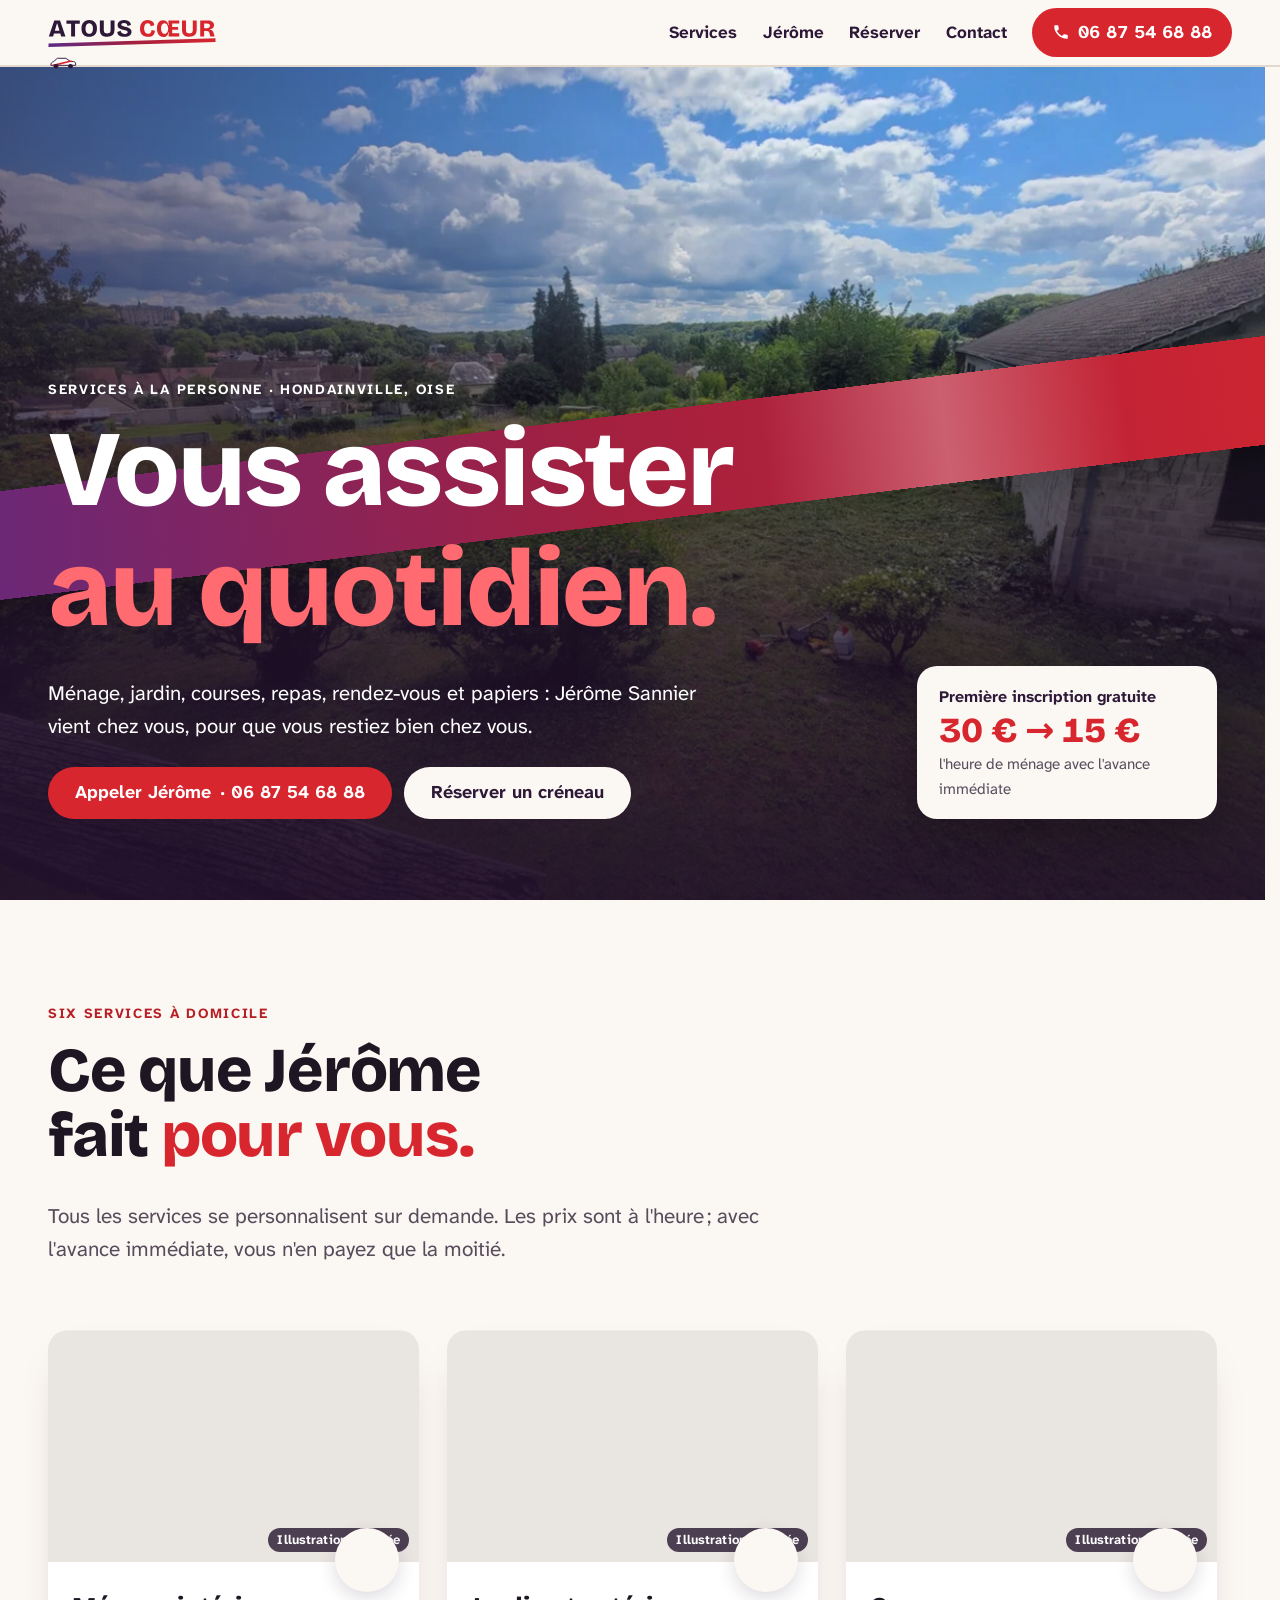
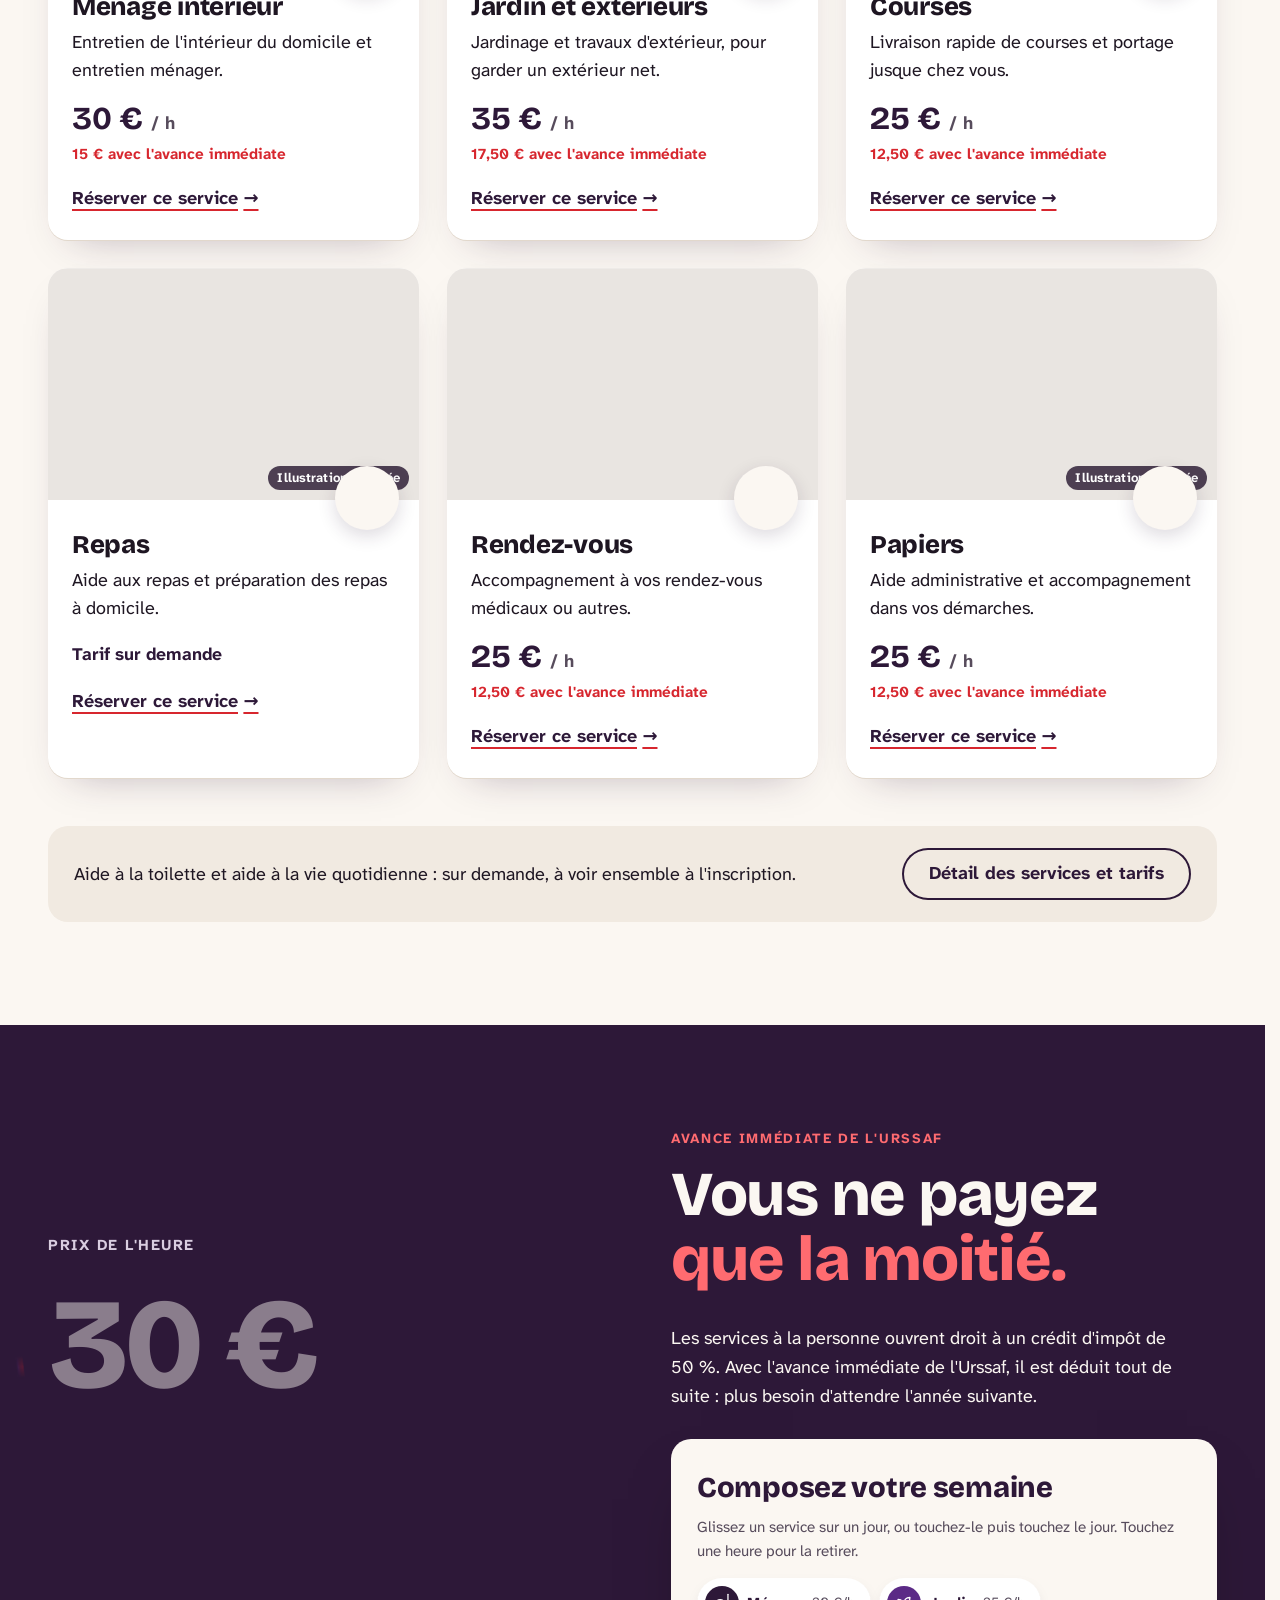
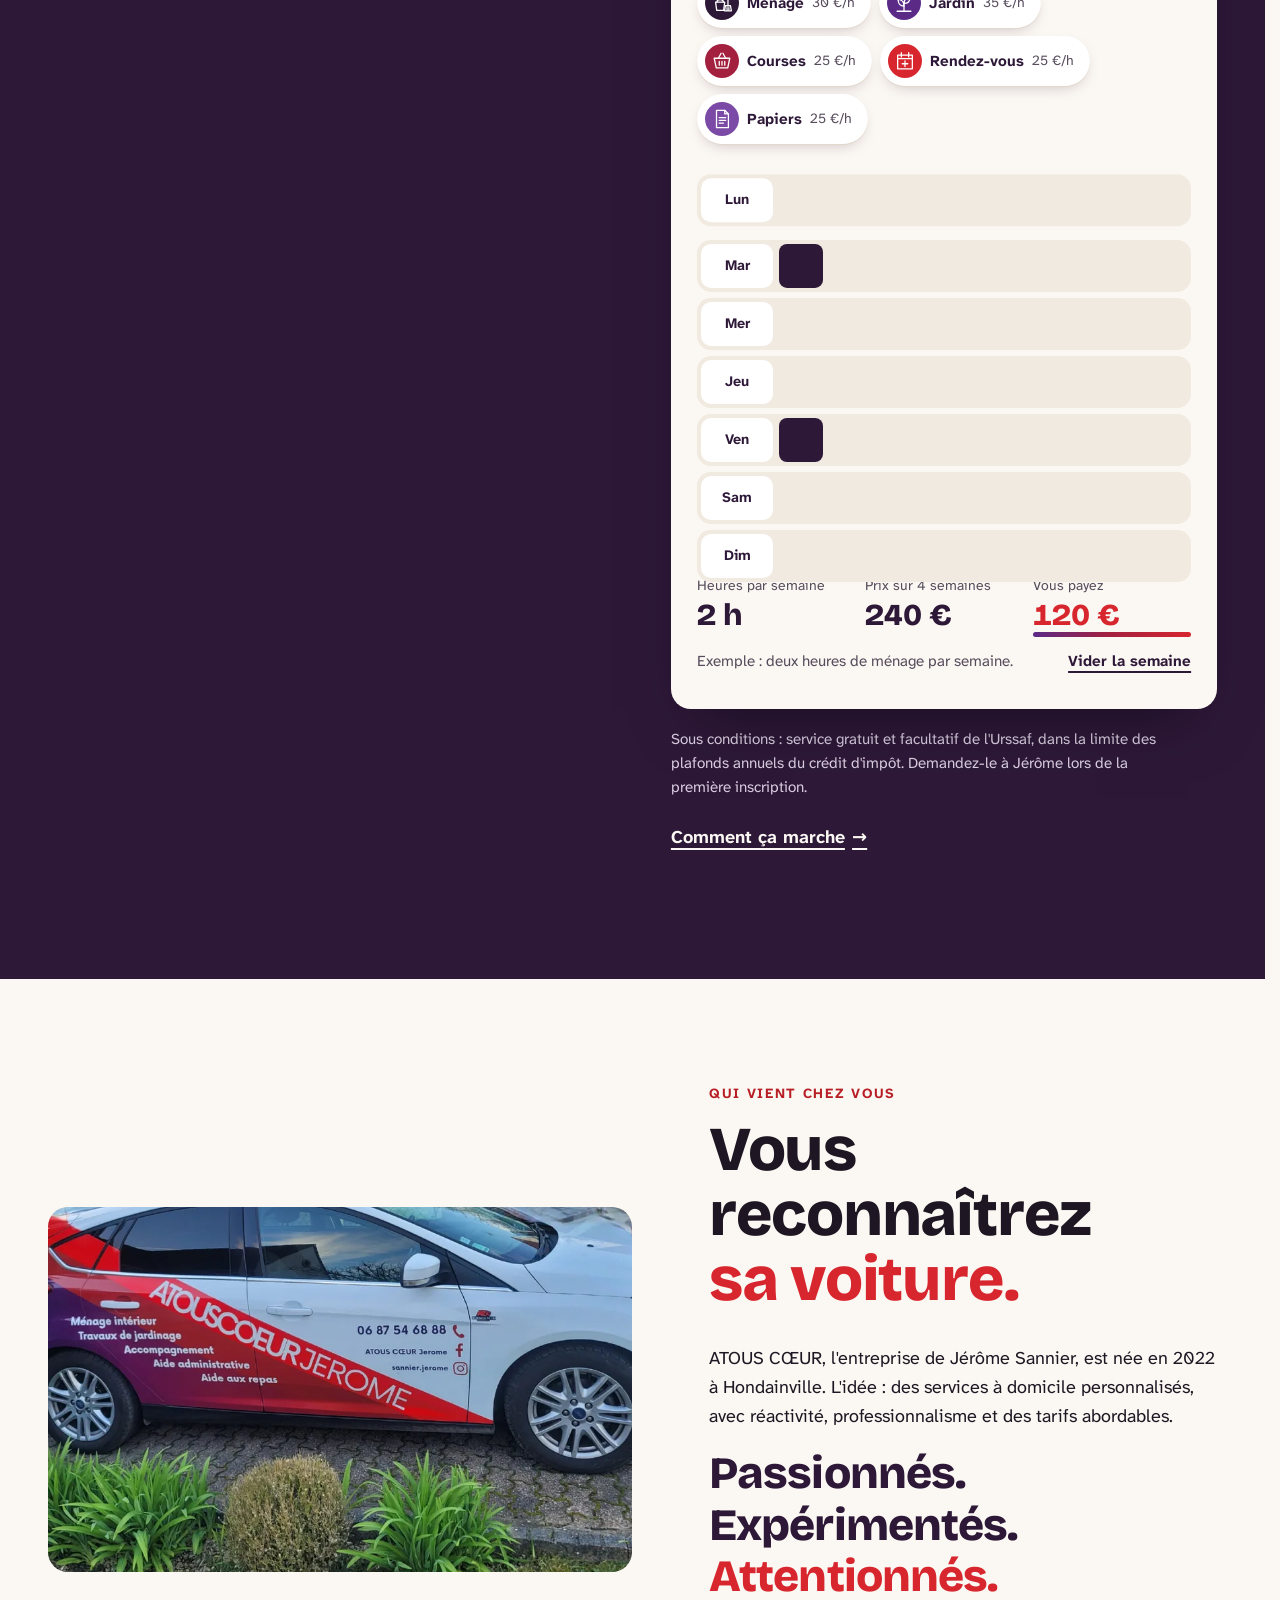
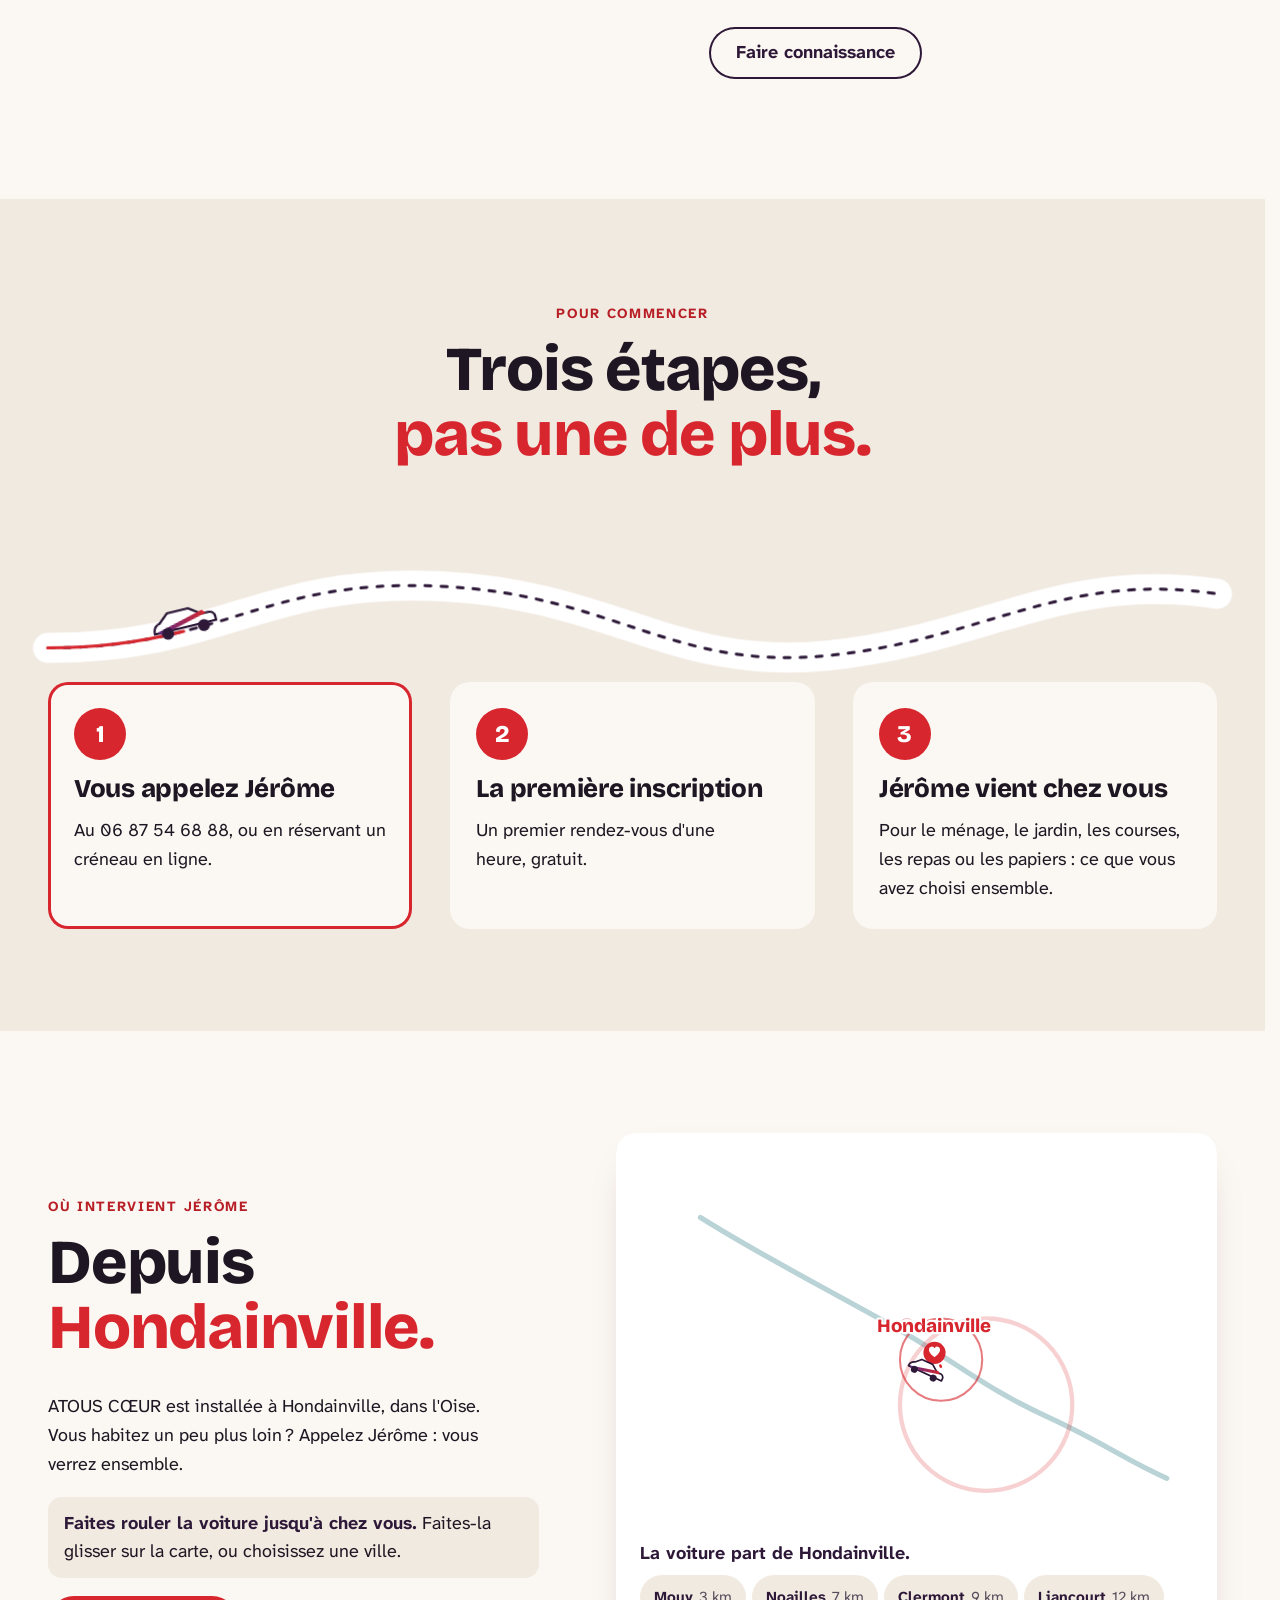
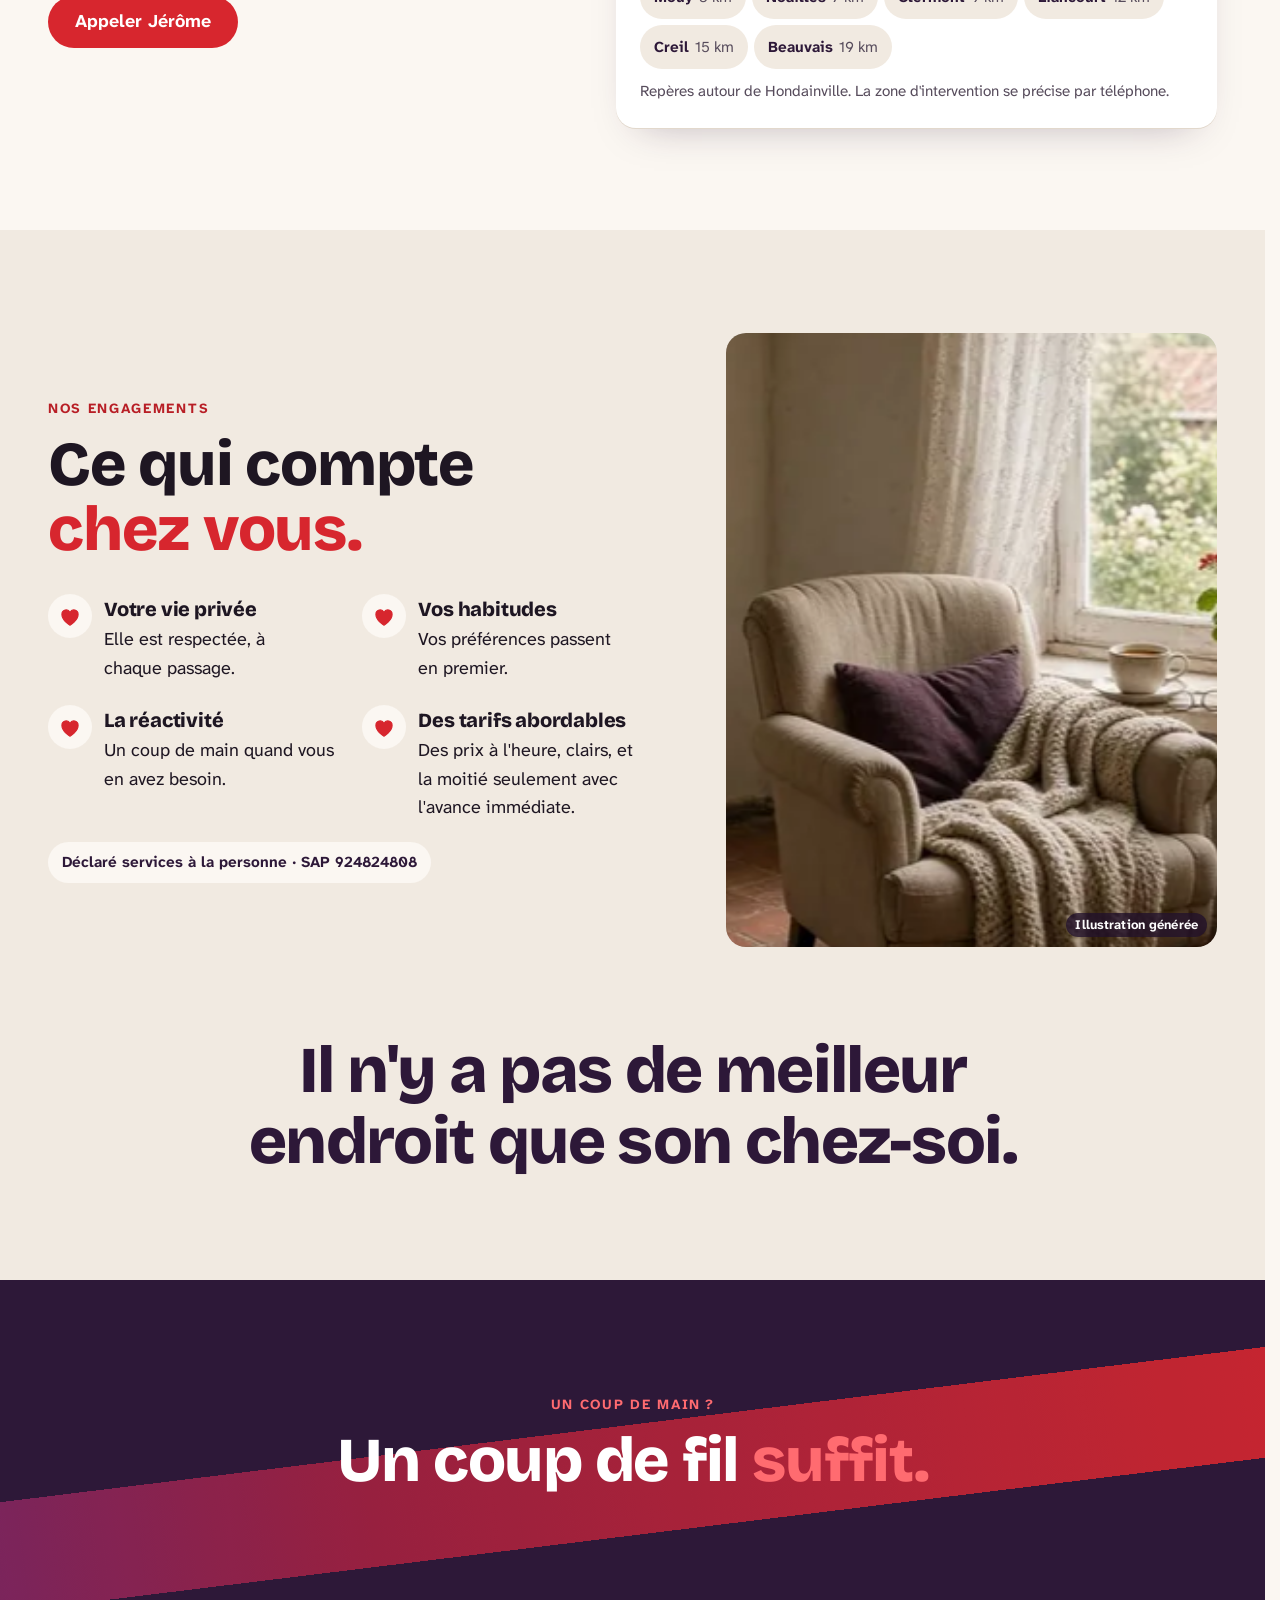
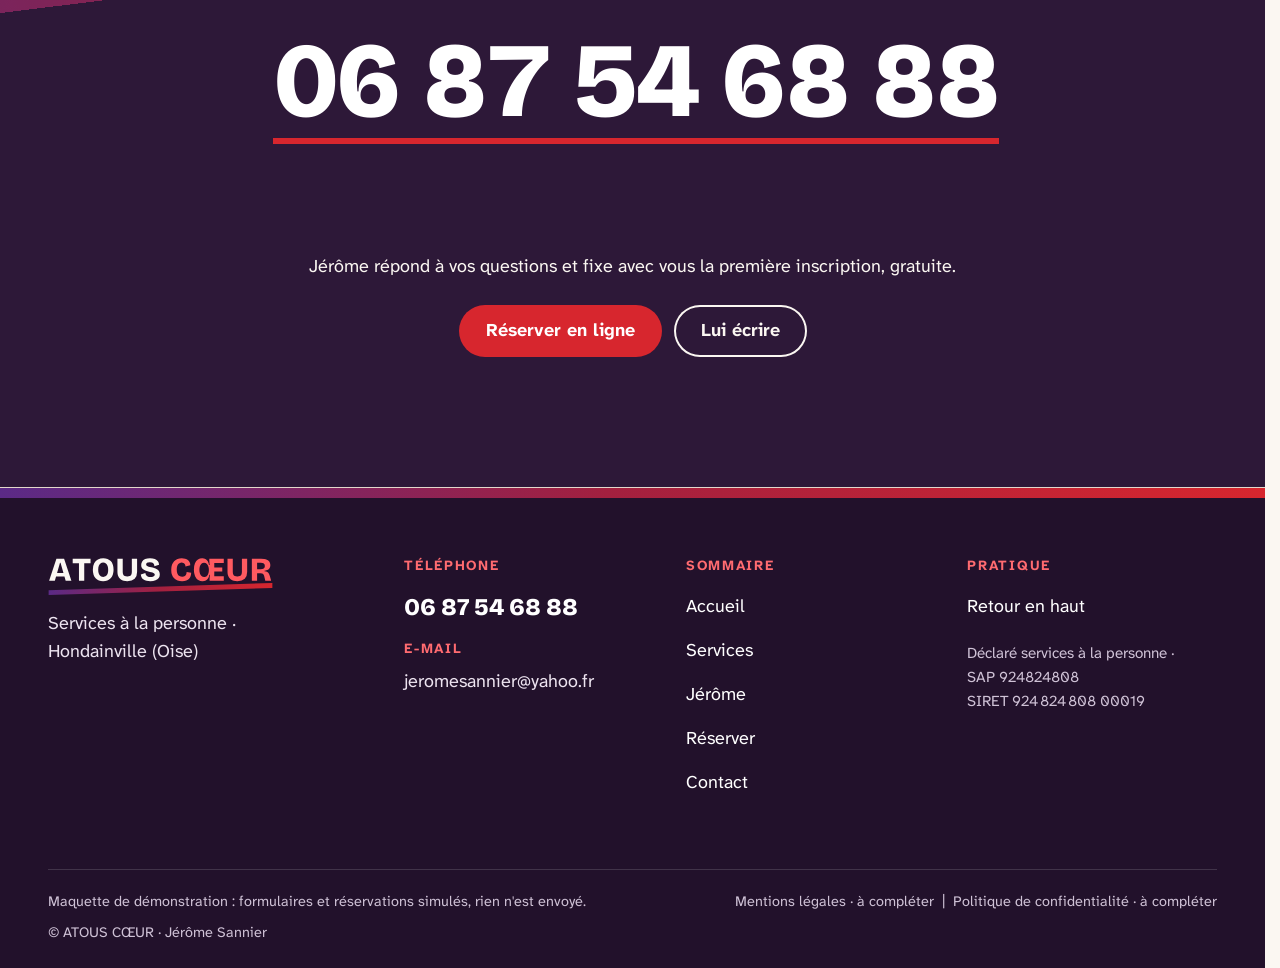
<file: index.html>
<!doctype html>
<html lang="fr" data-v="2">
<head>
<meta charset="utf-8">
<meta name="viewport" content="width=device-width, initial-scale=1, viewport-fit=cover">
<title>ATOUS CŒUR · services à la personne à Hondainville (Oise)</title>
<meta name="description" content="Ménage, jardin, courses, repas, rendez-vous et papiers : Jérôme Sannier vous aide chez vous, dans l&#39;Oise. Première inscription gratuite, avance immédiate de l&#39;Urssaf.">
<meta name="robots" content="noindex, nofollow">
<link rel="canonical" href="https://atouscoeurjerome-maquette.vercel.app/">
<style>:root{--fond:#FBF7F2;--texte:#1E1622;--voile-fond:#2D1838;--ouverture-fond:#2D1838;--menu-fond:#2D1838}:root { --entete-h: 72px; --barres-h: 0px; } html { background: var(--fond); color: var(--texte); scrollbar-gutter: stable; } body { margin: 0; background: var(--fond); } html.js:not(.secours):not([data-arrivee="retour"]) [data-anime] { opacity: 0; } html.js:not(.secours):not([data-arrivee="retour"]) [data-anime].vu { opacity: 1; } [data-voile] { position: fixed; inset: 0; z-index: 900; background: var(--voile-fond); transform: translateY(100%); visibility: hidden; pointer-events: none; } html[data-arrivee="voile"]:not(.voile-leve):not(.secours) [data-voile] { transform: none; visibility: visible; } html.secours [data-voile] { visibility: hidden !important; } .ouverture-panneau { position: fixed; inset: 0; z-index: 850; display: none; place-content: center; justify-items: center; background: var(--ouverture-fond, var(--voile-fond)); color: var(--fond); text-align: center; } html.js[data-arrivee="intro"]:not(.secours):not(.intro-finie) .ouverture-panneau { display: grid; } html.defilement-bloque, html.defilement-bloque body, html.js[data-arrivee="intro"]:not(.secours):not(.intro-finie), html.js[data-arrivee="intro"]:not(.secours):not(.intro-finie) body, html[data-arrivee="voile"]:not(.voile-leve):not(.secours), html[data-arrivee="voile"]:not(.voile-leve):not(.secours) body { overflow: hidden; } html.js[data-arrivee="intro"]:not(.secours):not(.intro-finie) { background-color: var(--ouverture-fond, var(--voile-fond)); } html[data-arrivee="voile"]:not(.voile-leve):not(.secours) { background-color: var(--voile-fond); }</style>
<script>(function () {
var d = document.documentElement, ss = null, ls = null;
try { ss = window.sessionStorage; ls = window.localStorage; } catch (e) {}
d.classList.add('js');
var nav = performance.getEntriesByType ? performance.getEntriesByType('navigation')[0] : null;
var type = nav ? nav.type : 'navigate';
var depart = null;
try { depart = JSON.parse(ss.getItem('socle:depart') || 'null'); ss.removeItem('socle:depart'); } catch (e) {}
if (depart && !(Date.now() - depart.t < 15000)) depart = null;
var mode = type === 'back_forward' ? 'retour' : type === 'reload' ? 'intro' : depart ? 'voile' : 'intro';
d.setAttribute('data-arrivee', mode);
if (mode === 'voile' && depart.couleur) d.style.setProperty('--voile-fond', depart.couleur);
if (type === 'reload' && 'scrollRestoration' in history) {
history.scrollRestoration = 'manual';
}
try {
var choisie = ls && ls.getItem('socle:langue');
var langue = (d.lang || '').slice(0, 2);
if (choisie && choisie !== langue && type === 'navigate' && !depart) {
var alt = document.querySelector('link[rel="alternate"][hreflang="' + choisie + '"]');
if (alt) location.replace(new URL(alt.href).pathname + location.search + location.hash);
}
} catch (e) {}
setTimeout(function () { if (!d.classList.contains('demarre')) d.classList.add('secours'); }, 2000);
})();</script>
<link rel="preload" href="/assets/fonts/bricolage.woff2" as="font" type="font/woff2" crossorigin>
<link rel="preload" href="/assets/fonts/atkinson-400.woff2" as="font" type="font/woff2" crossorigin>
<link rel="stylesheet" href="/assets/css/socle.css?v=2">
<link rel="stylesheet" href="/assets/css/site.css?v=2">
<link rel="modulepreload" href="/assets/js/site.js?v=2">
<link rel="modulepreload" href="/assets/js/socle/index.js?v=2">
<script src="/assets/vendor/gsap.min.js" defer></script>
<script src="/assets/vendor/ScrollTrigger.min.js" defer></script>
<script src="/assets/vendor/SplitText.min.js" defer></script>
<script type="module" src="/assets/js/site.js?v=2"></script>
<meta name="theme-color" content="#FBF7F2">
<link rel="icon" href="/assets/images/favicon.svg" type="image/svg+xml">
<link rel="apple-touch-icon" href="/assets/images/apple-touch-icon.png">
<meta property="og:type" content="website">
<meta property="og:site_name" content="ATOUS CŒUR">
<meta property="og:locale" content="fr_FR">
<meta property="og:title" content="ATOUS CŒUR · services à la personne à Hondainville (Oise)">
<meta property="og:description" content="Ménage, jardin, courses, repas, rendez-vous et papiers : Jérôme Sannier vous aide chez vous, dans l&#39;Oise. Première inscription gratuite, avance immédiate de l&#39;Urssaf.">
<meta property="og:url" content="https://atouscoeurjerome-maquette.vercel.app/">
<meta property="og:image" content="https://atouscoeurjerome-maquette.vercel.app/assets/partage/accueil-fr.jpg">
<meta property="og:image:width" content="1200">
<meta property="og:image:height" content="630">
<meta property="og:image:alt" content="ATOUS CŒUR : vous assister au quotidien, jardin tondu au-dessus d&#39;un village de l&#39;Oise">
<meta name="twitter:card" content="summary_large_image">
<script type="application/ld+json">{"@context":"https://schema.org","@type":"LocalBusiness","name":"ATOUS CŒUR","description":"Services à la personne à domicile : ménage, jardin, courses, aide aux repas, accompagnement aux rendez-vous, aide administrative.","url":"https://atouscoeurjerome-maquette.vercel.app/","telephone":"+33687546888","email":"jeromesannier@yahoo.fr","founder":{"@type":"Person","name":"Jérôme Sannier"},"foundingDate":"2022","address":{"@type":"PostalAddress","addressLocality":"Hondainville","addressRegion":"Oise","addressCountry":"FR"},"identifier":"SIRET 92482480800019","makesOffer":[{"@type":"Offer","name":"Ménage intérieur","price":"30","priceCurrency":"EUR","unitText":"heure"},{"@type":"Offer","name":"Entretien extérieur","price":"35","priceCurrency":"EUR","unitText":"heure"},{"@type":"Offer","name":"Rendez-vous médicaux ou autres","price":"25","priceCurrency":"EUR","unitText":"heure"},{"@type":"Offer","name":"Portage de courses","price":"25","priceCurrency":"EUR","unitText":"heure"},{"@type":"Offer","name":"Aide administrative","price":"25","priceCurrency":"EUR","unitText":"heure"}]}</script>
</head>
<body id="haut">
<div data-voile data-forme="glisse" aria-hidden="true"><span class="voile-biais voile-biais--haut"></span><span class="voile-biais voile-biais--bas"></span><span class="voile-bande"><i></i></span><div class="voile-contenu"><img src="/assets/images/logo-clair.svg" alt="" width="180" height="32"><span data-voile-libelle>Accueil</span></div></div>
<div class="ouverture-panneau" data-ouverture aria-hidden="true">
  <span class="ouverture-bande"><i></i></span>
  <div class="ouverture-marque" data-ouverture-objet>
    <p class="ouverture-nom"><span class="ouverture-mot">ATOUS</span> <span class="ouverture-mot ouverture-mot--rouge">CŒUR</span></p>
    <p class="ouverture-ligne">Services à la personne</p>
  </div>
</div>
<a class="evitement" href="#contenu">Aller au contenu</a>
<header data-entete>
  <div class="entete-rangee">
    <a class="entete-logo" href="/" aria-label="ATOUS CŒUR, accueil" data-libelle="Accueil" aria-current="page">
      <img src="/assets/images/logo.svg" alt="" width="169" height="30">
    </a>
    <nav data-nav aria-label="Navigation principale">
      <ul><li><a href="/services" data-libelle="Services">Services</a></li><li><a href="/jerome" data-libelle="Jérôme">Jérôme</a></li><li><a href="/reserver" data-libelle="Réserver">Réserver</a></li><li><a href="/contact" data-libelle="Contact">Contact</a></li></ul>
    </nav>
    <div class="entete-actions">
      <a class="bouton entete-tel" href="tel:+33687546888"><svg viewBox="0 0 24 24" width="18" height="18" aria-hidden="true"><path d="M6.6 10.8a15.1 15.1 0 0 0 6.6 6.6l2.2-2.2a1 1 0 0 1 1-.25 11.4 11.4 0 0 0 3.6.57 1 1 0 0 1 1 1V20a1 1 0 0 1-1 1A17 17 0 0 1 3 4a1 1 0 0 1 1-1h3.5a1 1 0 0 1 1 1c0 1.25.2 2.45.57 3.57a1 1 0 0 1-.25 1z" fill="currentColor"/></svg><span>06 87 54 68 88</span></a>
      <button type="button" data-menu-bouton aria-controls="menu" aria-expanded="false" data-libelle-ouvrir="Menu" data-libelle-fermer="Fermer"><span data-libelle-bouton>Menu</span></button>
      <a class="menu-sansjs" href="#menu" data-menu-lien>Menu</a>
    </div>
  </div>
  <div class="entete-route" aria-hidden="true" data-audit-ignorer data-superpose><span class="entete-voiture" data-effet="lecture" data-grille="fil"><svg viewBox="0 0 64 32" aria-hidden="true"><path d="M6 22c0-4 2-7 6-8l8-7h18l10 7h6c3 0 5 2 5 5v3z" fill="#fff" stroke="#2D1838" stroke-width="2" stroke-linejoin="round"/><path d="M9 21l40-10 3 3-40 10z" fill="#D7262E"/><circle cx="17" cy="24" r="5" fill="#2D1838"/><circle cx="48" cy="24" r="5" fill="#2D1838"/></svg></span></div>
</header>
<script>/* Avant le premier affichage : rangées de la navigation (même règle que ajusterNav dans assets/js/socle/entete.js)
   et hauteur réelle de l'en-tête, pour que rien ne saute quand le JavaScript du site prend la main. */
(function () {
  var h = document.documentElement, u = document.querySelector('[data-nav] ul'), e = document.querySelector('[data-entete]');
  if (u) {
    var deborde = function () { return u.scrollWidth > u.clientWidth + 1; }, c = deborde();
    if (c && window.matchMedia('(min-width: 900px)').matches) {
      h.classList.add('nav-deux-rangees'); c = deborde();
      if (c) { h.classList.add('nav-deux-lignes'); var a = u.querySelector('a'); c = !a || u.getBoundingClientRect().height > a.getBoundingClientRect().height * 2.5; }
      if (c) h.classList.remove('nav-deux-rangees', 'nav-deux-lignes');
    }
    if (c) h.classList.add('nav-compacte');
  }
  if (e) h.style.setProperty('--entete-h', Math.round(e.getBoundingClientRect().height) + 'px');
})();</script>
<span id="menu-ferme" aria-hidden="true"></span>
<div id="menu" data-menu role="dialog" aria-modal="true" aria-label="Menu">
  <p class="menu-sansjs-fermer"><a href="#menu-ferme">Fermer</a></p>
  <ul><li style="--i:0"><a href="/" class="menu-lien" data-libelle="Accueil" aria-current="page">Accueil</a></li><li style="--i:1"><a href="/services" class="menu-lien" data-libelle="Services">Services</a></li><li style="--i:2"><a href="/jerome" class="menu-lien" data-libelle="Jérôme">Jérôme</a></li><li style="--i:3"><a href="/reserver" class="menu-lien" data-libelle="Réserver">Réserver</a></li><li style="--i:4"><a href="/contact" class="menu-lien" data-libelle="Contact">Contact</a></li></ul>
  <p><a class="bouton" href="tel:+33687546888">Appeler 06 87 54 68 88</a></p>
</div>
<main id="contenu" tabindex="-1">
<section class="hero" id="debut" data-plein-ecran>
  <figure class="media hero-media" data-effet="hero-photo" style="--apercu:url([data-uri]);--apercu-mobile:url([data-uri]);--cadrage:42% 52%;--cadrage-mobile:50% 52%">
  <picture><source media="(max-width: 760px) and (orientation: portrait)" srcset="/assets/images/accueil-ouverture-mobile-640.webp 640w, /assets/images/accueil-ouverture-mobile-1080.webp 1080w" sizes="100vw">
    <img src="/assets/images/accueil-ouverture-1280.webp" srcset="/assets/images/accueil-ouverture-640.webp 640w, /assets/images/accueil-ouverture-1280.webp 1280w, /assets/images/accueil-ouverture-1920.webp 1920w" sizes="100vw" alt="Un jardin fraîchement tondu par Jérôme, au-dessus des toits d&#39;un village de l&#39;Oise, sous un grand ciel bleu" width="1280" height="960" fetchpriority="high" loading="eager" decoding="async">
  </picture>
</figure>
  <span class="hero-bande" data-iris-centre data-superpose aria-hidden="true"><i data-effet="bande"><b class="bande-reflet"></b></i></span>
  <div class="hero-texte conteneur">
    <p class="surtitre hero-anim">Services à la personne · Hondainville, Oise</p>
    <h1 class="hero-titre"><span class="ligne-masque"><span class="hero-ligne">Vous assister</span></span> <span class="ligne-masque"><span class="hero-ligne"><em>au quotidien.</em></span></span></h1>
    <p class="hero-intro hero-anim masque-ecran-bas">Ménage, jardin, courses, repas, rendez-vous et papiers : Jérôme Sannier vient chez vous, pour que vous restiez bien chez vous.</p>
    <p class="hero-actions hero-anim">
      <a class="bouton" href="tel:+33687546888" data-action-principale data-survol="magnetique">Appeler Jérôme<span class="masque-telephone"> · 06 87 54 68 88</span></a>
      <a href="/reserver" class="bouton bouton--clair" data-libelle="Réserver">Réserver un créneau</a>
    </p>
  </div>
  <aside class="hero-info hero-anim" data-info-cle>
    <strong>Première inscription gratuite</strong>
    <span class="hero-info-prix" data-prix>30 € → 15 €</span>
    <span>l&#39;heure de ménage avec l&#39;avance immédiate</span>
  </aside>
</section>
<section class="services" id="services">
  <div class="conteneur">
    <header class="section-tete">
      <p class="surtitre" data-anime>Six services à domicile</p>
      <h2 data-anime="lignes">Ce que Jérôme fait <em>pour vous.</em></h2>
      <p class="section-intro" data-anime>Tous les services se personnalisent sur demande. Les prix sont à l&#39;heure ; avec l&#39;avance immédiate, vous n&#39;en payez que la moitié.</p>
    </header>
    <ul class="services-grille" role="list"><li class="service-carte" data-fx="vitesse" data-fx-force="2" style="--i:0">
    <figure class="media service-media" data-grok data-anime="rideau" style="--cadrage:53% 51%;aspect-ratio:16 / 10">
  <picture>
    <img src="/assets/images/grok/menage-1168.webp" srcset="/assets/images/grok/menage-1168.webp 1168w" sizes="(max-width: 760px) 100vw, (max-width: 1100px) 50vw, 33vw" alt="Cuisine de village fraîchement nettoyée, seau et balai posés près de la porte" width="1168" height="730" loading="lazy" decoding="async">
  </picture><figcaption class="mention-ia">Illustration générée</figcaption>
</figure>
    <div class="service-corps">
      <span class="service-picto" data-effet="picto"><svg class="picto" viewBox="0 0 48 48" aria-hidden="true" focusable="false"><path d="M10 22h20l-2.5 18h-15z" pathLength="1"/><path d="M13 22c0-7 14-7 14 0" pathLength="1"/><path d="M37 5v25" pathLength="1"/><path d="M31.5 30h11l2 11h-15z" pathLength="1"/><path d="M35 34v6M39 34v6" pathLength="1"/></svg></span>
      <h3>Ménage intérieur</h3>
      <p>Entretien de l&#39;intérieur du domicile et entretien ménager.</p>
      <p class="prix" data-prix><strong>30 €</strong> <span class="prix-unite">/ h</span><span class="prix-avance">15 € avec l&#39;avance immédiate</span></p>
      <a href="/reserver?service=menage" class="service-lien" data-libelle="Réserver" aria-label="Réserver ce service : Ménage intérieur">Réserver ce service <span aria-hidden="true">→</span></a>
    </div>
  </li><li class="service-carte" data-fx="vitesse" data-fx-force="2" style="--i:1">
    <figure class="media service-media" data-grok data-anime="rideau" style="--cadrage:47% 43%;aspect-ratio:16 / 10">
  <picture>
    <img src="/assets/images/grok/jardin-1168.webp" srcset="/assets/images/grok/jardin-1168.webp 1168w" sizes="(max-width: 760px) 100vw, (max-width: 1100px) 50vw, 33vw" alt="Pelouse tondue, haie taillée et brouette d&#39;herbe coupée dans un jardin de village" width="1168" height="730" loading="lazy" decoding="async">
  </picture><figcaption class="mention-ia">Illustration générée</figcaption>
</figure>
    <div class="service-corps">
      <span class="service-picto" data-effet="picto"><svg class="picto" viewBox="0 0 48 48" aria-hidden="true" focusable="false"><path d="M24 42V22" pathLength="1"/><path d="M24 31c-9 0-13-7-13-15 9 0 13 7 13 15z" pathLength="1"/><path d="M24 25c0-8 4-13 13-13 0 9-4 13-13 13z" pathLength="1"/><path d="M9 42h30" pathLength="1"/></svg></span>
      <h3>Jardin et extérieurs</h3>
      <p>Jardinage et travaux d&#39;extérieur, pour garder un extérieur net.</p>
      <p class="prix" data-prix><strong>35 €</strong> <span class="prix-unite">/ h</span><span class="prix-avance">17,50 € avec l&#39;avance immédiate</span></p>
      <a href="/reserver?service=jardin" class="service-lien" data-libelle="Réserver" aria-label="Réserver ce service : Jardin et extérieurs">Réserver ce service <span aria-hidden="true">→</span></a>
    </div>
  </li><li class="service-carte" data-fx="vitesse" data-fx-force="2" style="--i:2">
    <figure class="media service-media" data-grok data-anime="rideau" style="--cadrage:43% 46%;aspect-ratio:16 / 10">
  <picture>
    <img src="/assets/images/grok/courses-1168.webp" srcset="/assets/images/grok/courses-1168.webp 1168w" sizes="(max-width: 760px) 100vw, (max-width: 1100px) 50vw, 33vw" alt="Deux sacs de courses posés sur la table de la cuisine, pain, poireaux et pommes" width="1168" height="730" loading="lazy" decoding="async">
  </picture><figcaption class="mention-ia">Illustration générée</figcaption>
</figure>
    <div class="service-corps">
      <span class="service-picto" data-effet="picto"><svg class="picto" viewBox="0 0 48 48" aria-hidden="true" focusable="false"><path d="M7 18h34l-4.5 21h-25z" pathLength="1"/><path d="M16 18l6-11" pathLength="1"/><path d="M32 18l-6-11" pathLength="1"/><path d="M18 25v8M24 25v8M30 25v8" pathLength="1"/></svg></span>
      <h3>Courses</h3>
      <p>Livraison rapide de courses et portage jusque chez vous.</p>
      <p class="prix" data-prix><strong>25 €</strong> <span class="prix-unite">/ h</span><span class="prix-avance">12,50 € avec l&#39;avance immédiate</span></p>
      <a href="/reserver?service=courses" class="service-lien" data-libelle="Réserver" aria-label="Réserver ce service : Courses">Réserver ce service <span aria-hidden="true">→</span></a>
    </div>
  </li><li class="service-carte" data-fx="vitesse" data-fx-force="2" style="--i:3">
    <figure class="media service-media" data-grok data-anime="rideau" style="--cadrage:44% 50%;aspect-ratio:16 / 10">
  <picture>
    <img src="/assets/images/grok/repas-1168.webp" srcset="/assets/images/grok/repas-1168.webp 1168w" sizes="(max-width: 760px) 100vw, (max-width: 1100px) 50vw, 33vw" alt="Une soupe de légumes qui mijote dans une cocotte émaillée" width="1168" height="730" loading="lazy" decoding="async">
  </picture><figcaption class="mention-ia">Illustration générée</figcaption>
</figure>
    <div class="service-corps">
      <span class="service-picto" data-effet="picto"><svg class="picto" viewBox="0 0 48 48" aria-hidden="true" focusable="false"><path d="M9 24h30v9a9 9 0 0 1-9 9H18a9 9 0 0 1-9-9z" pathLength="1"/><path d="M5 24h38" pathLength="1"/><path d="M18 17c-2.5-3 2.5-5 0-9" pathLength="1"/><path d="M24 17c-2.5-3 2.5-5 0-9" pathLength="1"/><path d="M30 17c-2.5-3 2.5-5 0-9" pathLength="1"/></svg></span>
      <h3>Repas</h3>
      <p>Aide aux repas et préparation des repas à domicile.</p>
      <p class="prix prix--demande" data-prix>Tarif sur demande</p>
      <a href="/reserver?service=repas" class="service-lien" data-libelle="Réserver" aria-label="Réserver ce service : Repas">Réserver ce service <span aria-hidden="true">→</span></a>
    </div>
  </li><li class="service-carte" data-fx="vitesse" data-fx-force="2" style="--i:4">
    <figure class="media service-media" data-anime="rideau" style="--cadrage:50% 55%;aspect-ratio:16 / 10">
  <picture>
    <img src="/assets/images/rendez-vous-1168.webp" srcset="/assets/images/rendez-vous-1168.webp 1168w" sizes="(max-width: 760px) 100vw, (max-width: 1100px) 50vw, 33vw" alt="La voiture d&#39;ATOUS CŒUR devant un pôle santé, pour un accompagnement à un rendez-vous" width="1168" height="730" loading="lazy" decoding="async">
  </picture>
</figure>
    <div class="service-corps">
      <span class="service-picto" data-effet="picto"><svg class="picto" viewBox="0 0 48 48" aria-hidden="true" focusable="false"><path d="M8 11h32v30H8z" pathLength="1"/><path d="M8 19h32" pathLength="1"/><path d="M16 6v9M32 6v9" pathLength="1"/><path d="M24 24v12" pathLength="1"/><path d="M18 30h12" pathLength="1"/></svg></span>
      <h3>Rendez-vous</h3>
      <p>Accompagnement à vos rendez-vous médicaux ou autres.</p>
      <p class="prix" data-prix><strong>25 €</strong> <span class="prix-unite">/ h</span><span class="prix-avance">12,50 € avec l&#39;avance immédiate</span></p>
      <a href="/reserver?service=rendez-vous" class="service-lien" data-libelle="Réserver" aria-label="Réserver ce service : Rendez-vous">Réserver ce service <span aria-hidden="true">→</span></a>
    </div>
  </li><li class="service-carte" data-fx="vitesse" data-fx-force="2" style="--i:5">
    <figure class="media service-media" data-grok data-anime="rideau" style="--cadrage:48% 50%;aspect-ratio:16 / 10">
  <picture>
    <img src="/assets/images/grok/papiers-1168.webp" srcset="/assets/images/grok/papiers-1168.webp 1168w" sizes="(max-width: 760px) 100vw, (max-width: 1100px) 50vw, 33vw" alt="Dossier fermé, enveloppes et lunettes rangés sur la table, près d&#39;une tasse de thé" width="1168" height="730" loading="lazy" decoding="async">
  </picture><figcaption class="mention-ia">Illustration générée</figcaption>
</figure>
    <div class="service-corps">
      <span class="service-picto" data-effet="picto"><svg class="picto" viewBox="0 0 48 48" aria-hidden="true" focusable="false"><path d="M12 5h18l8 8v30H12z" pathLength="1"/><path d="M30 5v8h8" pathLength="1"/><path d="M18 21h14" pathLength="1"/><path d="M18 27h14" pathLength="1"/><path d="M18 33h9" pathLength="1"/></svg></span>
      <h3>Papiers</h3>
      <p>Aide administrative et accompagnement dans vos démarches.</p>
      <p class="prix" data-prix><strong>25 €</strong> <span class="prix-unite">/ h</span><span class="prix-avance">12,50 € avec l&#39;avance immédiate</span></p>
      <a href="/reserver?service=papiers" class="service-lien" data-libelle="Réserver" aria-label="Réserver ce service : Papiers">Réserver ce service <span aria-hidden="true">→</span></a>
    </div>
  </li></ul>
    <div class="services-pied" data-anime>
      <p>Aide à la toilette et aide à la vie quotidienne : sur demande, à voir ensemble à l&#39;inscription.</p>
      <a href="/services" class="bouton bouton--contour" data-libelle="Services">Détail des services et tarifs</a>
    </div>
  </div>
</section>
<section class="avance theme-sombre" id="avance">
  <div class="conteneur avance-grille">
    <div class="avance-visuel" data-visuel data-effet="prix-coupe">
      <p class="visuellement-cache">Ménage : 30 € de l&#39;heure, 15 € avec l&#39;avance immédiate.</p>
      <div class="coupe" aria-hidden="true">
        <div class="coupe-avant"><span class="coupe-libelle">Prix de l&#39;heure</span><span class="coupe-cadre"><span class="coupe-prix">30 €</span><span class="coupe-bande" data-superpose><i></i></span></span></div>
        <div class="coupe-apres"><span class="coupe-libelle">Vous payez</span><span class="coupe-nouveau">15 €</span></div>
      </div>
    </div>
    <div class="avance-texte">
      <p class="surtitre" data-anime>Avance immédiate de l&#39;Urssaf</p>
      <h2 data-anime="lignes">Vous ne payez <em>que la moitié.</em></h2>
      <p data-anime>Les services à la personne ouvrent droit à un crédit d&#39;impôt de 50 %. Avec l&#39;avance immédiate de l&#39;Urssaf, il est déduit tout de suite : plus besoin d&#39;attendre l&#39;année suivante.</p>
      <div class="composeur" data-composeur data-effet="composeur" data-grille="manipuler" aria-labelledby="compo-accueil" data-t-plein="Quatre heures au plus par jour dans cette démonstration." data-t-ajoute="{service} ajouté le {jour}." data-t-retire="{service} retiré du {jour}." data-t-vide="Semaine vidée." data-t-ajouter="Ajouter {service} le {jour}" data-t-retirer="Retirer {service} du {jour}">
  <div class="composeur-tete">
    <p class="composeur-titre" id="compo-accueil">Composez votre semaine</p>
    <p class="composeur-aide">Glissez un service sur un jour, ou touchez-le puis touchez le jour. Touchez une heure pour la retirer.</p>
  </div>
  <div class="composeur-jetons" role="group" aria-label="Services à placer">
    <button type="button" class="jeton" data-jeton="menage" data-prix="30" data-nom="Ménage" data-mini="Ménage" aria-pressed="false" style="--t:var(--t1)"><span class="jeton-picto"><svg class="picto picto--jeton" viewBox="0 0 48 48" aria-hidden="true" focusable="false"><path d="M10 22h20l-2.5 18h-15z" pathLength="1"/><path d="M13 22c0-7 14-7 14 0" pathLength="1"/><path d="M37 5v25" pathLength="1"/><path d="M31.5 30h11l2 11h-15z" pathLength="1"/><path d="M35 34v6M39 34v6" pathLength="1"/></svg></span><span class="jeton-nom">Ménage</span><span class="jeton-prix">30 €/h</span></button><button type="button" class="jeton" data-jeton="jardin" data-prix="35" data-nom="Jardin" data-mini="Jardin" aria-pressed="false" style="--t:var(--t2)"><span class="jeton-picto"><svg class="picto picto--jeton" viewBox="0 0 48 48" aria-hidden="true" focusable="false"><path d="M24 42V22" pathLength="1"/><path d="M24 31c-9 0-13-7-13-15 9 0 13 7 13 15z" pathLength="1"/><path d="M24 25c0-8 4-13 13-13 0 9-4 13-13 13z" pathLength="1"/><path d="M9 42h30" pathLength="1"/></svg></span><span class="jeton-nom">Jardin</span><span class="jeton-prix">35 €/h</span></button><button type="button" class="jeton" data-jeton="courses" data-prix="25" data-nom="Courses" data-mini="Courses" aria-pressed="false" style="--t:var(--t3)"><span class="jeton-picto"><svg class="picto picto--jeton" viewBox="0 0 48 48" aria-hidden="true" focusable="false"><path d="M7 18h34l-4.5 21h-25z" pathLength="1"/><path d="M16 18l6-11" pathLength="1"/><path d="M32 18l-6-11" pathLength="1"/><path d="M18 25v8M24 25v8M30 25v8" pathLength="1"/></svg></span><span class="jeton-nom">Courses</span><span class="jeton-prix">25 €/h</span></button><button type="button" class="jeton" data-jeton="rendez-vous" data-prix="25" data-nom="Rendez-vous" data-mini="RDV" aria-pressed="false" style="--t:var(--t4)"><span class="jeton-picto"><svg class="picto picto--jeton" viewBox="0 0 48 48" aria-hidden="true" focusable="false"><path d="M8 11h32v30H8z" pathLength="1"/><path d="M8 19h32" pathLength="1"/><path d="M16 6v9M32 6v9" pathLength="1"/><path d="M24 24v12" pathLength="1"/><path d="M18 30h12" pathLength="1"/></svg></span><span class="jeton-nom">Rendez-vous</span><span class="jeton-prix">25 €/h</span></button><button type="button" class="jeton" data-jeton="papiers" data-prix="25" data-nom="Papiers" data-mini="Papiers" aria-pressed="false" style="--t:var(--t5)"><span class="jeton-picto"><svg class="picto picto--jeton" viewBox="0 0 48 48" aria-hidden="true" focusable="false"><path d="M12 5h18l8 8v30H12z" pathLength="1"/><path d="M30 5v8h8" pathLength="1"/><path d="M18 21h14" pathLength="1"/><path d="M18 27h14" pathLength="1"/><path d="M18 33h9" pathLength="1"/></svg></span><span class="jeton-nom">Papiers</span><span class="jeton-prix">25 €/h</span></button>
  </div>
  <ol class="composeur-semaine" role="list" aria-label="Votre semaine">
    <li class="jour" data-jour="0" data-nom-jour="Lundi">
      <button type="button" class="jour-cible"><span class="jour-court" aria-hidden="true">Lun</span><span class="visuellement-cache">Lundi</span></button>
      <div class="jour-pile"></div>
    </li><li class="jour" data-jour="1" data-nom-jour="Mardi">
      <button type="button" class="jour-cible"><span class="jour-court" aria-hidden="true">Mar</span><span class="visuellement-cache">Mardi</span></button>
      <div class="jour-pile"><button type="button" class="bloc" data-service="menage" style="--t:var(--t1)" aria-label="Retirer Ménage du mardi"><span>Ménage</span></button></div>
    </li><li class="jour" data-jour="2" data-nom-jour="Mercredi">
      <button type="button" class="jour-cible"><span class="jour-court" aria-hidden="true">Mer</span><span class="visuellement-cache">Mercredi</span></button>
      <div class="jour-pile"></div>
    </li><li class="jour" data-jour="3" data-nom-jour="Jeudi">
      <button type="button" class="jour-cible"><span class="jour-court" aria-hidden="true">Jeu</span><span class="visuellement-cache">Jeudi</span></button>
      <div class="jour-pile"></div>
    </li><li class="jour" data-jour="4" data-nom-jour="Vendredi">
      <button type="button" class="jour-cible"><span class="jour-court" aria-hidden="true">Ven</span><span class="visuellement-cache">Vendredi</span></button>
      <div class="jour-pile"><button type="button" class="bloc" data-service="menage" style="--t:var(--t1)" aria-label="Retirer Ménage du vendredi"><span>Ménage</span></button></div>
    </li><li class="jour" data-jour="5" data-nom-jour="Samedi">
      <button type="button" class="jour-cible"><span class="jour-court" aria-hidden="true">Sam</span><span class="visuellement-cache">Samedi</span></button>
      <div class="jour-pile"></div>
    </li><li class="jour" data-jour="6" data-nom-jour="Dimanche">
      <button type="button" class="jour-cible"><span class="jour-court" aria-hidden="true">Dim</span><span class="visuellement-cache">Dimanche</span></button>
      <div class="jour-pile"></div>
    </li>
  </ol>
  <dl class="composeur-totaux" aria-live="polite">
    <div><dt>Heures par semaine</dt><dd data-c="heures">2 h</dd></div>
    <div><dt>Prix sur 4 semaines</dt><dd data-c="total">240 €</dd></div>
    <div class="composeur-vous"><dt>Vous payez</dt><dd data-c="vous"><span class="composeur-barre" aria-hidden="true"></span>120 €</dd></div>
  </dl>
  <p class="composeur-pied"><span data-c="message" role="status">Exemple : deux heures de ménage par semaine.</span> <button type="button" class="lien-fleche composeur-vider" data-vider>Vider la semaine</button></p>
</div>
      <p class="note" data-anime>Sous conditions : service gratuit et facultatif de l&#39;Urssaf, dans la limite des plafonds annuels du crédit d&#39;impôt. Demandez-le à Jérôme lors de la première inscription.</p>
      <p data-anime><a href="/services#avance" class="lien-fleche" data-libelle="Services">Comment ça marche <span aria-hidden="true">→</span></a></p>
    </div>
  </div>
</section>
<section class="jerome-bloc" id="jerome">
  <div class="conteneur jerome-grille">
    <figure class="media jerome-media" data-fx="parallaxe" data-fx-force="8" style="--cadrage:50% 48%;aspect-ratio:16 / 10">
  <picture>
    <img src="/assets/images/voiture-1600.webp" srcset="/assets/images/voiture-1024.webp 1024w, /assets/images/voiture-1168.webp 1168w, /assets/images/voiture-1600.webp 1600w" sizes="(max-width: 760px) 100vw, 55vw" alt="La voiture blanche d&#39;ATOUS CŒUR, barrée d&#39;une bande rouge et violette, avec les services et le numéro de Jérôme sur la portière" width="1600" height="1000" loading="lazy" decoding="async">
  </picture>
</figure>
    <div class="jerome-texte">
      <p class="surtitre" data-anime>Qui vient chez vous</p>
      <h2 data-anime="lignes">Vous reconnaîtrez <em>sa voiture.</em></h2>
      <p data-anime>ATOUS CŒUR, l&#39;entreprise de Jérôme Sannier, est née en 2022 à Hondainville. L&#39;idée : des services à domicile personnalisés, avec réactivité, professionnalisme et des tarifs abordables.</p>
      <ul class="trois-mots" data-anime="cascade" role="list"><li>Passionnés.</li><li>Expérimentés.</li><li>Attentionnés.</li></ul>
      <p data-anime><a href="/jerome" class="bouton bouton--contour" data-libelle="Jérôme">Faire connaissance</a></p>
    </div>
  </div>
</section>
<section class="etapes theme-lin" id="etapes">
  <div class="conteneur">
    <header class="section-tete section-tete--centre">
      <p class="surtitre" data-anime>Pour commencer</p>
      <h2 data-anime="lignes">Trois étapes, <em>pas une de plus.</em></h2>
    </header>
    <div class="route" data-effet="route" data-visuel>
      <svg class="route-trace" viewBox="0 0 1200 220" preserveAspectRatio="none" aria-hidden="true">
        <path class="route-fond" d="M0 150 C 180 150, 220 60, 400 70 S 640 180, 800 160 S 1040 50, 1200 80"/>
        <path class="route-ligne" d="M0 150 C 180 150, 220 60, 400 70 S 640 180, 800 160 S 1040 50, 1200 80"/>
        <path class="route-faite" d="M0 150 C 180 150, 220 60, 400 70 S 640 180, 800 160 S 1040 50, 1200 80" pathLength="1"/>
      </svg>
      <span class="route-voiture" aria-hidden="true"><svg viewBox="0 0 64 32"><defs><linearGradient id="voiture-bande" x1="0" x2="1"><stop offset="0" stop-color="#5B2A86"/><stop offset="1" stop-color="#D7262E"/></linearGradient></defs><path d="M6 22c0-4 2-7 6-8l8-7h18l10 7h6c3 0 5 2 5 5v3z" fill="#fff" stroke="#2D1838" stroke-width="2" stroke-linejoin="round"/><path d="M9 21l40-10 3 3-40 10z" fill="url(#voiture-bande)"/><circle cx="17" cy="24" r="5" fill="#2D1838"/><circle cx="48" cy="24" r="5" fill="#2D1838"/></svg></span>
      <span class="route-verticale" aria-hidden="true"></span>
      <ol class="route-etapes" role="list">
        <li class="route-etape"><span class="route-num">1</span><h3>Vous appelez Jérôme</h3><p>Au 06 87 54 68 88, ou en réservant un créneau en ligne.</p></li>
        <li class="route-etape"><span class="route-num">2</span><h3>La première inscription</h3><p>Un premier rendez-vous d&#39;une heure, gratuit.</p></li>
        <li class="route-etape"><span class="route-num">3</span><h3>Jérôme vient chez vous</h3><p>Pour le ménage, le jardin, les courses, les repas ou les papiers : ce que vous avez choisi ensemble.</p></li>
      </ol>
    </div>
  </div>
</section>
<section class="zone" id="zone">
  <div class="conteneur zone-grille">
    <div class="zone-texte">
      <p class="surtitre" data-anime>Où intervient Jérôme</p>
      <h2 data-anime="lignes">Depuis <em>Hondainville.</em></h2>
      <p data-anime>ATOUS CŒUR est installée à Hondainville, dans l&#39;Oise. Vous habitez un peu plus loin ? Appelez Jérôme : vous verrez ensemble.</p>
      <p class="zone-jeu" data-anime><strong>Faites rouler la voiture jusqu&#39;à chez vous.</strong> Faites-la glisser sur la carte, ou choisissez une ville.</p>
      <p data-anime><a class="bouton" href="tel:+33687546888" data-survol="magnetique">Appeler Jérôme</a></p>
    </div>
    <figure class="carte-oise" data-visuel data-effet="carte-oise">
  <svg viewBox="0 0 640 430" role="img" aria-label="Carte schématique : Hondainville au centre, avec Mouy, Clermont, Noailles, Liancourt, Creil et Beauvais en repères.">
    <defs><linearGradient id="carte-bande" x1="0" x2="1"><stop offset="0" stop-color="#5B2A86"/><stop offset="1" stop-color="#D7262E"/></linearGradient></defs>
    <path class="carte-riviere" d="M70 70 C 150 120, 230 160, 300 200 S 400 268, 470 300 S 560 350, 610 372" pathLength="1"/>
    <path class="carte-route" data-superpose d="M341 227 Q 356 246 361 270" pathLength="1"/><path class="carte-route" data-superpose d="M341 227 Q 280 252 215 246" pathLength="1"/><path class="carte-route" data-superpose d="M341 227 Q 400 172 477 150" pathLength="1"/><path class="carte-route" data-superpose d="M341 227 Q 444 210 544 242" pathLength="1"/><path class="carte-route" data-superpose d="M341 227 Q 465 276 554 376" pathLength="1"/><path class="carte-route" data-superpose d="M341 227 Q 183 173 66 53" pathLength="1"/>
    <g class="carte-ondes" data-superpose transform="translate(341 227)"><circle r="40"/><circle r="40"/><circle r="40"/></g>
    <g class="carte-ville" data-repere transform="translate(361 270)"><g><circle r="6"/><text x="0" y="30" text-anchor="middle">Mouy</text></g></g><g class="carte-ville" data-repere transform="translate(215 246)"><g><circle r="6"/><text x="-12" y="6" text-anchor="end">Noailles</text></g></g><g class="carte-ville" data-repere transform="translate(477 150)"><g><circle r="6"/><text x="12" y="6" text-anchor="start">Clermont</text></g></g><g class="carte-ville" data-repere transform="translate(544 242)"><g><circle r="6"/><text x="-12" y="6" text-anchor="end">Liancourt</text></g></g><g class="carte-ville" data-repere transform="translate(554 376)"><g><circle r="6"/><text x="-12" y="6" text-anchor="end">Creil</text></g></g><g class="carte-ville" data-repere transform="translate(66 53)"><g><circle r="6"/><text x="12" y="6" text-anchor="start">Beauvais</text></g></g>
    <path class="carte-trace" data-superpose d="M341 227 L341 227"/>
    <g class="carte-centre" data-repere transform="translate(341 227)"><g><circle r="13"/><path d="M0 5s-6.5-4-6.5-8.6a3.4 3.4 0 0 1 6.5-1.7 3.4 3.4 0 0 1 6.5 1.7C6.5 1 0 5 0 5z" fill="#fff"/><text x="0" y="-24" text-anchor="middle">Hondainville</text></g></g>
    <g class="carte-voiture" data-voiture data-superpose data-x="341" data-y="227" transform="translate(341 227)"><g class="carte-voiture-corps"><rect x="-26" y="-30" width="52" height="40" fill="transparent"/><path d="M-20 0c0-4 2-6 5-7l6-6h14l8 6h5c2 0 4 2 4 4v3z" fill="#fff" stroke="#2D1838" stroke-width="2" stroke-linejoin="round"/><path d="M-18-1l32-8 3 3-33 8z" fill="url(#carte-bande)"/><circle cx="-12" cy="1" r="4" fill="#2D1838"/><circle cx="12" cy="1" r="4" fill="#2D1838"/></g></g>
  </svg>
  <p class="carte-info" data-carte-info data-suffixe="de Hondainville, à vol d&#39;oiseau" role="status">La voiture part de Hondainville.</p>
  <ul class="carte-distances" role="list" aria-label="Distances depuis Hondainville">
    <li><button type="button" data-ville="Mouy" data-x="361" data-y="270" data-km="3">Mouy <span>3 km</span></button></li><li><button type="button" data-ville="Noailles" data-x="215" data-y="246" data-km="7">Noailles <span>7 km</span></button></li><li><button type="button" data-ville="Clermont" data-x="477" data-y="150" data-km="9">Clermont <span>9 km</span></button></li><li><button type="button" data-ville="Liancourt" data-x="544" data-y="242" data-km="12">Liancourt <span>12 km</span></button></li><li><button type="button" data-ville="Creil" data-x="554" data-y="376" data-km="15">Creil <span>15 km</span></button></li><li><button type="button" data-ville="Beauvais" data-x="66" data-y="53" data-km="19">Beauvais <span>19 km</span></button></li>
  </ul>
  <figcaption>Repères autour de Hondainville. La zone d&#39;intervention se précise par téléphone.</figcaption>
</figure>
  </div>
</section>
<section class="engagements" id="engagements">
  <div class="conteneur engagements-grille">
    <div class="engagements-texte">
      <p class="surtitre" data-anime>Nos engagements</p>
      <h2 data-anime="lignes">Ce qui compte <em>chez vous.</em></h2>
      <ul class="engagements-liste" role="list">
        <li data-anime style="--delai:0s"><span class="coche" aria-hidden="true"><svg class="coche-coeur" viewBox="0 0 48 48" aria-hidden="true" focusable="false"><path d="M24 41s-15-9-15-20a8 8 0 0 1 15-4 8 8 0 0 1 15 4c0 11-15 20-15 20z" pathLength="1"/></svg></span><div><h3>Votre vie privée</h3><p>Elle est respectée, à chaque passage.</p></div></li><li data-anime style="--delai:0.08s"><span class="coche" aria-hidden="true"><svg class="coche-coeur" viewBox="0 0 48 48" aria-hidden="true" focusable="false"><path d="M24 41s-15-9-15-20a8 8 0 0 1 15-4 8 8 0 0 1 15 4c0 11-15 20-15 20z" pathLength="1"/></svg></span><div><h3>Vos habitudes</h3><p>Vos préférences passent en premier.</p></div></li><li data-anime style="--delai:0.16s"><span class="coche" aria-hidden="true"><svg class="coche-coeur" viewBox="0 0 48 48" aria-hidden="true" focusable="false"><path d="M24 41s-15-9-15-20a8 8 0 0 1 15-4 8 8 0 0 1 15 4c0 11-15 20-15 20z" pathLength="1"/></svg></span><div><h3>La réactivité</h3><p>Un coup de main quand vous en avez besoin.</p></div></li><li data-anime style="--delai:0.24s"><span class="coche" aria-hidden="true"><svg class="coche-coeur" viewBox="0 0 48 48" aria-hidden="true" focusable="false"><path d="M24 41s-15-9-15-20a8 8 0 0 1 15-4 8 8 0 0 1 15 4c0 11-15 20-15 20z" pathLength="1"/></svg></span><div><h3>Des tarifs abordables</h3><p>Des prix à l&#39;heure, clairs, et la moitié seulement avec l&#39;avance immédiate.</p></div></li>
      </ul>
      <p class="engagements-sap" data-anime>Déclaré services à la personne · SAP 924824808</p>
    </div>
    <figure class="media engagements-media" data-grok data-fx="zoom" data-fx-force="14" style="--cadrage:71% 50%;aspect-ratio:4 / 5;--cadrage-mobile:50% 52%">
  <picture><source media="(max-width: 760px) and (orientation: portrait)" srcset="/assets/images/grok/calme-mobile-640.webp 640w" sizes="(max-width: 760px) 100vw, 45vw">
    <img src="/assets/images/grok/calme-1280.webp" srcset="/assets/images/grok/calme-640.webp 640w, /assets/images/grok/calme-1280.webp 1280w, /assets/images/grok/calme-1600.webp 1600w" sizes="(max-width: 760px) 100vw, 45vw" alt="Fauteuil près de la fenêtre, tasse de thé sur le rebord, dans un salon paisible" width="1280" height="720" loading="lazy" decoding="async">
  </picture><figcaption class="mention-ia">Illustration générée</figcaption>
</figure>
  </div>
  <p class="conteneur grande-phrase" data-anime="mots">Il n&#39;y a pas de meilleur endroit que son chez-soi.</p>
</section>
<section class="appel" id="appel">
  <span class="appel-bande" data-visuel aria-hidden="true"><i data-effet="bande"></i></span>
  <div class="conteneur appel-grille">
    <p class="surtitre" data-anime>Un coup de main ?</p>
    <h2 data-anime="lignes">Un coup de fil <em>suffit.</em></h2>
    <p class="appel-tel" data-anime><a href="tel:+33687546888" data-survol="magnetique">06 87 54 68 88</a></p>
    <p data-anime>Jérôme répond à vos questions et fixe avec vous la première inscription, gratuite.</p>
    <p class="appel-actions" data-anime><a href="/reserver" class="bouton" data-libelle="Réserver" data-survol="magnetique">Réserver en ligne</a> <a href="/contact#ecrire" class="bouton bouton--contour" data-libelle="Contact">Lui écrire</a></p>
  </div>
</section>
</main>
<footer class="pied" id="pied">
  <div class="pied-bande" aria-hidden="true"></div>
  <div class="conteneur pied-grille">
    <div class="pied-marque">
      <img src="/assets/images/logo-clair.svg" alt="ATOUS CŒUR" width="225" height="40" loading="lazy">
      <p>Services à la personne · Hondainville (Oise)</p>
    </div>
    <div>
      <p class="pied-titre">Téléphone</p>
      <p><a class="pied-tel" href="tel:+33687546888">06 87 54 68 88</a></p>
      <p class="pied-titre">E-mail</p>
      <p class="pied-email">jeromesannier@yahoo.fr</p>
    </div>
    <nav aria-label="Sommaire">
      <p class="pied-titre">Sommaire</p>
      <ul><li><a href="/" data-libelle="Accueil" aria-current="page">Accueil</a></li><li><a href="/services" data-libelle="Services">Services</a></li><li><a href="/jerome" data-libelle="Jérôme">Jérôme</a></li><li><a href="/reserver" data-libelle="Réserver">Réserver</a></li><li><a href="/contact" data-libelle="Contact">Contact</a></li></ul>
    </nav>
    <div>
      <p class="pied-titre">Pratique</p>
      <ul>
        <li><a href="#haut" data-sans-transition>Retour en haut</a></li>
      </ul>
      <p class="pied-legal">Déclaré services à la personne · SAP 924824808<br>SIRET 924 824 808 00019</p>
    </div>
  </div>
  <div class="conteneur pied-bas"><p>Maquette de démonstration : formulaires et réservations simulés, rien n&#39;est envoyé.</p><p>Mentions légales · à compléter &nbsp;|&nbsp; Politique de confidentialité · à compléter</p><p>© ATOUS CŒUR · Jérôme Sannier</p></div>
</footer>
<div data-barre-fixe>
  <a class="bouton bouton--sombre" href="tel:+33687546888"><svg viewBox="0 0 24 24" width="18" height="18" aria-hidden="true"><path d="M6.6 10.8a15.1 15.1 0 0 0 6.6 6.6l2.2-2.2a1 1 0 0 1 1-.25 11.4 11.4 0 0 0 3.6.57 1 1 0 0 1 1 1V20a1 1 0 0 1-1 1A17 17 0 0 1 3 4a1 1 0 0 1 1-1h3.5a1 1 0 0 1 1 1c0 1.25.2 2.45.57 3.57a1 1 0 0 1-.25 1z" fill="currentColor"/></svg>Appeler</a>
  <a class="bouton" href="/reserver" data-libelle="Réserver">Réserver</a>
</div>
</body>
</html>
</file>
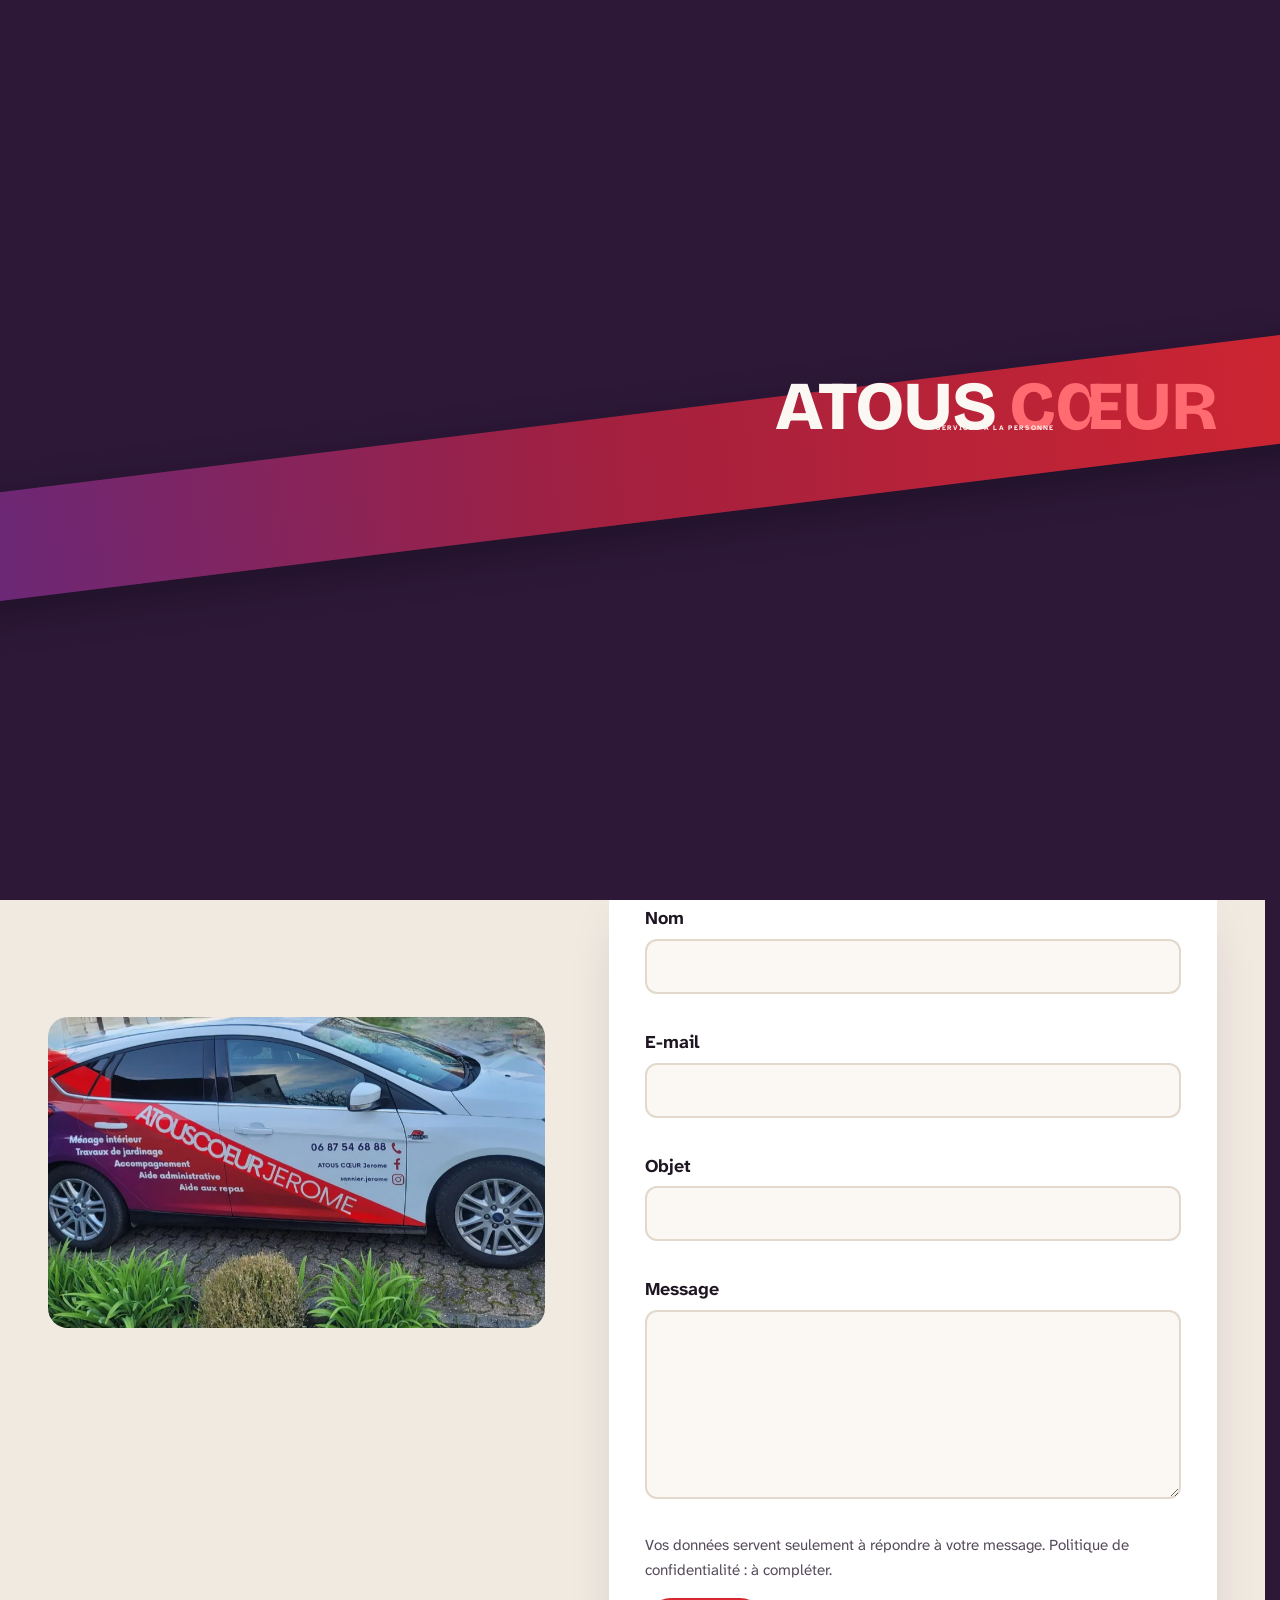
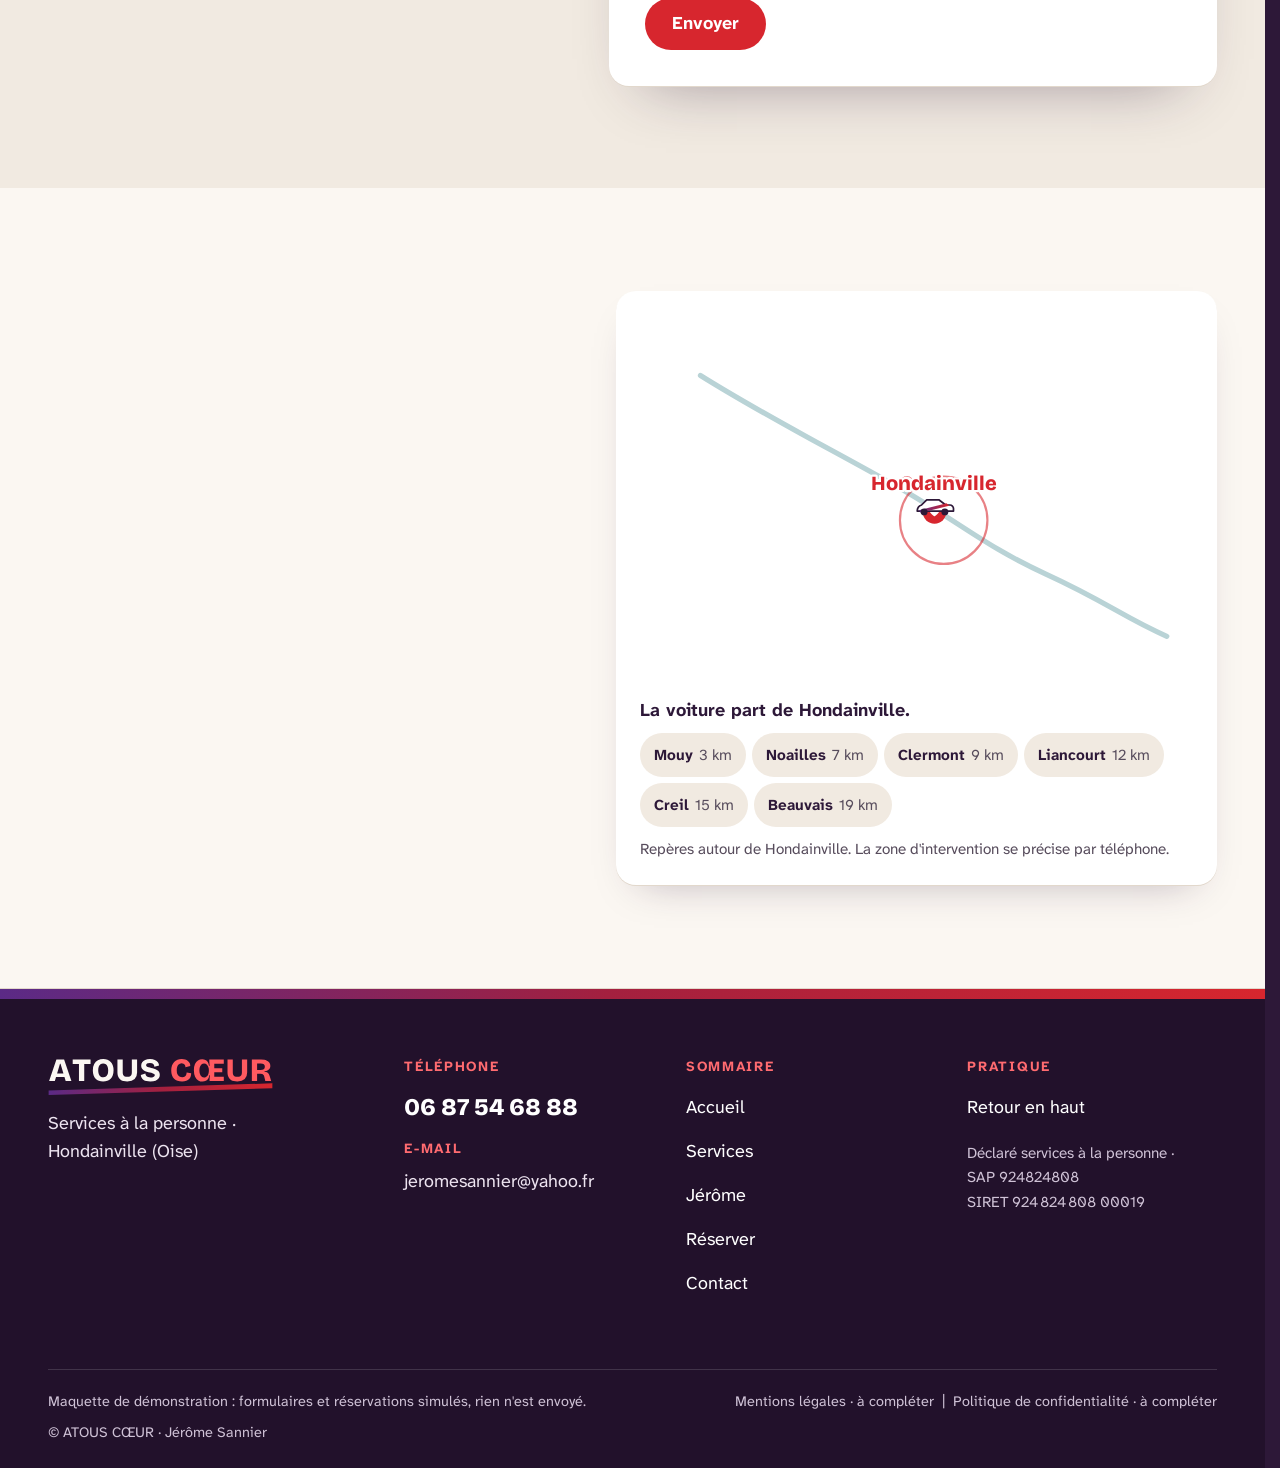
<file: contact.html>
<!doctype html>
<html lang="fr" data-v="2">
<head>
<meta charset="utf-8">
<meta name="viewport" content="width=device-width, initial-scale=1, viewport-fit=cover">
<title>Contact · ATOUS CŒUR</title>
<meta name="description" content="Appelez Jérôme au 06 87 54 68 88 ou écrivez-lui. ATOUS CŒUR, services à la personne à Hondainville (Oise).">
<meta name="robots" content="noindex, nofollow">
<link rel="canonical" href="https://atouscoeurjerome-maquette.vercel.app/contact">
<style>:root{--fond:#FBF7F2;--texte:#1E1622;--voile-fond:#2D1838;--ouverture-fond:#2D1838;--menu-fond:#2D1838}:root { --entete-h: 72px; --barres-h: 0px; } html { background: var(--fond); color: var(--texte); scrollbar-gutter: stable; } body { margin: 0; background: var(--fond); } html.js:not(.secours):not([data-arrivee="retour"]) [data-anime] { opacity: 0; } html.js:not(.secours):not([data-arrivee="retour"]) [data-anime].vu { opacity: 1; } [data-voile] { position: fixed; inset: 0; z-index: 900; background: var(--voile-fond); transform: translateY(100%); visibility: hidden; pointer-events: none; } html[data-arrivee="voile"]:not(.voile-leve):not(.secours) [data-voile] { transform: none; visibility: visible; } html.secours [data-voile] { visibility: hidden !important; } .ouverture-panneau { position: fixed; inset: 0; z-index: 850; display: none; place-content: center; justify-items: center; background: var(--ouverture-fond, var(--voile-fond)); color: var(--fond); text-align: center; } html.js[data-arrivee="intro"]:not(.secours):not(.intro-finie) .ouverture-panneau { display: grid; } html.defilement-bloque, html.defilement-bloque body, html.js[data-arrivee="intro"]:not(.secours):not(.intro-finie), html.js[data-arrivee="intro"]:not(.secours):not(.intro-finie) body, html[data-arrivee="voile"]:not(.voile-leve):not(.secours), html[data-arrivee="voile"]:not(.voile-leve):not(.secours) body { overflow: hidden; } html.js[data-arrivee="intro"]:not(.secours):not(.intro-finie) { background-color: var(--ouverture-fond, var(--voile-fond)); } html[data-arrivee="voile"]:not(.voile-leve):not(.secours) { background-color: var(--voile-fond); }</style>
<script>(function () {
var d = document.documentElement, ss = null, ls = null;
try { ss = window.sessionStorage; ls = window.localStorage; } catch (e) {}
d.classList.add('js');
var nav = performance.getEntriesByType ? performance.getEntriesByType('navigation')[0] : null;
var type = nav ? nav.type : 'navigate';
var depart = null;
try { depart = JSON.parse(ss.getItem('socle:depart') || 'null'); ss.removeItem('socle:depart'); } catch (e) {}
if (depart && !(Date.now() - depart.t < 15000)) depart = null;
var mode = type === 'back_forward' ? 'retour' : type === 'reload' ? 'intro' : depart ? 'voile' : 'intro';
d.setAttribute('data-arrivee', mode);
if (mode === 'voile' && depart.couleur) d.style.setProperty('--voile-fond', depart.couleur);
if (type === 'reload' && 'scrollRestoration' in history) {
history.scrollRestoration = 'manual';
}
try {
var choisie = ls && ls.getItem('socle:langue');
var langue = (d.lang || '').slice(0, 2);
if (choisie && choisie !== langue && type === 'navigate' && !depart) {
var alt = document.querySelector('link[rel="alternate"][hreflang="' + choisie + '"]');
if (alt) location.replace(new URL(alt.href).pathname + location.search + location.hash);
}
} catch (e) {}
setTimeout(function () { if (!d.classList.contains('demarre')) d.classList.add('secours'); }, 2000);
})();</script>
<link rel="preload" href="/assets/fonts/bricolage.woff2" as="font" type="font/woff2" crossorigin>
<link rel="preload" href="/assets/fonts/atkinson-400.woff2" as="font" type="font/woff2" crossorigin>
<link rel="stylesheet" href="/assets/css/socle.css?v=2">
<link rel="stylesheet" href="/assets/css/site.css?v=2">
<link rel="modulepreload" href="/assets/js/site.js?v=2">
<link rel="modulepreload" href="/assets/js/socle/index.js?v=2">
<script src="/assets/vendor/gsap.min.js" defer></script>
<script src="/assets/vendor/ScrollTrigger.min.js" defer></script>
<script src="/assets/vendor/SplitText.min.js" defer></script>
<script type="module" src="/assets/js/site.js?v=2"></script>
<meta name="theme-color" content="#FBF7F2">
<link rel="icon" href="/assets/images/favicon.svg" type="image/svg+xml">
<link rel="apple-touch-icon" href="/assets/images/apple-touch-icon.png">
<meta property="og:type" content="website">
<meta property="og:site_name" content="ATOUS CŒUR">
<meta property="og:locale" content="fr_FR">
<meta property="og:title" content="Contact · ATOUS CŒUR">
<meta property="og:description" content="Appelez Jérôme au 06 87 54 68 88 ou écrivez-lui. ATOUS CŒUR, services à la personne à Hondainville (Oise).">
<meta property="og:url" content="https://atouscoeurjerome-maquette.vercel.app/contact">
<meta property="og:image" content="https://atouscoeurjerome-maquette.vercel.app/assets/partage/contact-fr.jpg">
<meta property="og:image:width" content="1200">
<meta property="og:image:height" content="630">
<meta property="og:image:alt" content="Contacter ATOUS CŒUR">
<meta name="twitter:card" content="summary_large_image">
<script type="application/ld+json">{"@context":"https://schema.org","@type":"LocalBusiness","name":"ATOUS CŒUR","description":"Services à la personne à domicile : ménage, jardin, courses, aide aux repas, accompagnement aux rendez-vous, aide administrative.","url":"https://atouscoeurjerome-maquette.vercel.app/","telephone":"+33687546888","email":"jeromesannier@yahoo.fr","founder":{"@type":"Person","name":"Jérôme Sannier"},"foundingDate":"2022","address":{"@type":"PostalAddress","addressLocality":"Hondainville","addressRegion":"Oise","addressCountry":"FR"},"identifier":"SIRET 92482480800019","makesOffer":[{"@type":"Offer","name":"Ménage intérieur","price":"30","priceCurrency":"EUR","unitText":"heure"},{"@type":"Offer","name":"Entretien extérieur","price":"35","priceCurrency":"EUR","unitText":"heure"},{"@type":"Offer","name":"Rendez-vous médicaux ou autres","price":"25","priceCurrency":"EUR","unitText":"heure"},{"@type":"Offer","name":"Portage de courses","price":"25","priceCurrency":"EUR","unitText":"heure"},{"@type":"Offer","name":"Aide administrative","price":"25","priceCurrency":"EUR","unitText":"heure"}]}</script>
</head>
<body id="haut">
<div data-voile data-forme="glisse" aria-hidden="true"><span class="voile-biais voile-biais--haut"></span><span class="voile-biais voile-biais--bas"></span><span class="voile-bande"><i></i></span><div class="voile-contenu"><img src="/assets/images/logo-clair.svg" alt="" width="180" height="32"><span data-voile-libelle>Contact</span></div></div>
<div class="ouverture-panneau" data-ouverture aria-hidden="true">
  <span class="ouverture-bande"><i></i></span>
  <div class="ouverture-marque" data-ouverture-objet>
    <p class="ouverture-nom"><span class="ouverture-mot">ATOUS</span> <span class="ouverture-mot ouverture-mot--rouge">CŒUR</span></p>
    <p class="ouverture-ligne">Services à la personne</p>
  </div>
</div>
<a class="evitement" href="#contenu">Aller au contenu</a>
<header data-entete>
  <div class="entete-rangee">
    <a class="entete-logo" href="/" aria-label="ATOUS CŒUR, accueil" data-libelle="Accueil">
      <img src="/assets/images/logo.svg" alt="" width="169" height="30">
    </a>
    <nav data-nav aria-label="Navigation principale">
      <ul><li><a href="/services" data-libelle="Services">Services</a></li><li><a href="/jerome" data-libelle="Jérôme">Jérôme</a></li><li><a href="/reserver" data-libelle="Réserver">Réserver</a></li><li><a href="/contact" data-libelle="Contact" aria-current="page">Contact</a></li></ul>
    </nav>
    <div class="entete-actions">
      <a class="bouton entete-tel" href="tel:+33687546888"><svg viewBox="0 0 24 24" width="18" height="18" aria-hidden="true"><path d="M6.6 10.8a15.1 15.1 0 0 0 6.6 6.6l2.2-2.2a1 1 0 0 1 1-.25 11.4 11.4 0 0 0 3.6.57 1 1 0 0 1 1 1V20a1 1 0 0 1-1 1A17 17 0 0 1 3 4a1 1 0 0 1 1-1h3.5a1 1 0 0 1 1 1c0 1.25.2 2.45.57 3.57a1 1 0 0 1-.25 1z" fill="currentColor"/></svg><span>06 87 54 68 88</span></a>
      <button type="button" data-menu-bouton aria-controls="menu" aria-expanded="false" data-libelle-ouvrir="Menu" data-libelle-fermer="Fermer"><span data-libelle-bouton>Menu</span></button>
      <a class="menu-sansjs" href="#menu" data-menu-lien>Menu</a>
    </div>
  </div>
  <div class="entete-route" aria-hidden="true" data-audit-ignorer data-superpose><span class="entete-voiture" data-effet="lecture" data-grille="fil"><svg viewBox="0 0 64 32" aria-hidden="true"><path d="M6 22c0-4 2-7 6-8l8-7h18l10 7h6c3 0 5 2 5 5v3z" fill="#fff" stroke="#2D1838" stroke-width="2" stroke-linejoin="round"/><path d="M9 21l40-10 3 3-40 10z" fill="#D7262E"/><circle cx="17" cy="24" r="5" fill="#2D1838"/><circle cx="48" cy="24" r="5" fill="#2D1838"/></svg></span></div>
</header>
<script>/* Avant le premier affichage : rangées de la navigation (même règle que ajusterNav dans assets/js/socle/entete.js)
   et hauteur réelle de l'en-tête, pour que rien ne saute quand le JavaScript du site prend la main. */
(function () {
  var h = document.documentElement, u = document.querySelector('[data-nav] ul'), e = document.querySelector('[data-entete]');
  if (u) {
    var deborde = function () { return u.scrollWidth > u.clientWidth + 1; }, c = deborde();
    if (c && window.matchMedia('(min-width: 900px)').matches) {
      h.classList.add('nav-deux-rangees'); c = deborde();
      if (c) { h.classList.add('nav-deux-lignes'); var a = u.querySelector('a'); c = !a || u.getBoundingClientRect().height > a.getBoundingClientRect().height * 2.5; }
      if (c) h.classList.remove('nav-deux-rangees', 'nav-deux-lignes');
    }
    if (c) h.classList.add('nav-compacte');
  }
  if (e) h.style.setProperty('--entete-h', Math.round(e.getBoundingClientRect().height) + 'px');
})();</script>
<span id="menu-ferme" aria-hidden="true"></span>
<div id="menu" data-menu role="dialog" aria-modal="true" aria-label="Menu">
  <p class="menu-sansjs-fermer"><a href="#menu-ferme">Fermer</a></p>
  <ul><li style="--i:0"><a href="/" class="menu-lien" data-libelle="Accueil">Accueil</a></li><li style="--i:1"><a href="/services" class="menu-lien" data-libelle="Services">Services</a></li><li style="--i:2"><a href="/jerome" class="menu-lien" data-libelle="Jérôme">Jérôme</a></li><li style="--i:3"><a href="/reserver" class="menu-lien" data-libelle="Réserver">Réserver</a></li><li style="--i:4"><a href="/contact" class="menu-lien" data-libelle="Contact" aria-current="page">Contact</a></li></ul>
  <p><a class="bouton" href="tel:+33687546888">Appeler 06 87 54 68 88</a></p>
</div>
<main id="contenu" tabindex="-1">
<section class="tete-numero" id="debut">
  <div class="conteneur tete-numero-grille">
    <div class="tete-numero-texte">
      <p class="surtitre hero-anim">Contact</p>
      <h1 class="tete-titre"><span class="ligne-masque"><span class="hero-ligne"><em>Parlons-en.</em></span></span></h1>
      <p class="tete-intro hero-anim">Le plus simple : appeler Jérôme. Vous pouvez aussi lui écrire.</p>
      <p class="numero-geant"><a href="tel:+33687546888" data-action-principale data-effet="numero" aria-label="Appeler Jérôme : 06 87 54 68 88"><span class="numero-groupe hero-anim">06</span> <span class="numero-groupe hero-anim">87</span> <span class="numero-groupe hero-anim">54</span> <span class="numero-groupe hero-anim">68</span> <span class="numero-groupe hero-anim">88</span> </a></p>
      <dl class="contact-infos hero-anim">
        <div><dt>Par e-mail</dt><dd class="pied-email">jeromesannier@yahoo.fr</dd></div>
        <div data-info-cle><dt>Où intervient Jérôme</dt><dd>Hondainville (Oise)</dd></div>
      </dl>
    </div>
    <figure class="media tete-media" data-grok data-iris-centre data-fx="parallaxe" data-fx-force="6" style="--apercu:url([data-uri]);--cadrage:54% 50%;aspect-ratio:4 / 5">
  <picture>
    <img src="/assets/images/grok/telephone-1600.webp" srcset="/assets/images/grok/telephone-1024.webp 1024w, /assets/images/grok/telephone-1168.webp 1168w, /assets/images/grok/telephone-1600.webp 1600w" sizes="(max-width: 760px) 100vw, 40vw" alt="Le téléphone de la maison posé sur la console de l&#39;entrée" width="1600" height="2001" fetchpriority="high" loading="eager" decoding="async">
  </picture><figcaption class="mention-ia">Illustration générée</figcaption>
</figure>
  </div>
</section>
<section class="ecrire theme-lin" id="ecrire">
  <div class="conteneur ecrire-grille">
    <div class="ecrire-texte">
      <h2 data-anime="lignes">Écrire <em>à Jérôme.</em></h2>
      <p data-anime>Formulaire de démonstration : rien n&#39;est envoyé.</p>
      <figure class="media ecrire-media" data-fx="zoom" style="--cadrage:50% 48%;aspect-ratio:16 / 10">
  <picture>
    <img src="/assets/images/voiture-1600.webp" srcset="/assets/images/voiture-1024.webp 1024w, /assets/images/voiture-1168.webp 1168w, /assets/images/voiture-1600.webp 1600w" sizes="(max-width: 760px) 100vw, 35vw" alt="La voiture blanche d&#39;ATOUS CŒUR, barrée d&#39;une bande rouge et violette, avec les services et le numéro de Jérôme sur la portière" width="1600" height="1000" loading="lazy" decoding="async">
  </picture>
</figure>
    </div>
    <form data-formulaire class="formulaire" action="#" novalidate>
      <div class="champ"><label for="f-nom">Nom</label><input id="f-nom" name="nom" autocomplete="name" required></div>
      <div class="champ"><label for="f-email">E-mail</label><input id="f-email" name="email" type="email" autocomplete="email" required></div>
      <div class="champ"><label for="f-objet">Objet</label><input id="f-objet" name="objet"></div>
      <div class="champ"><label for="f-message">Message</label><textarea id="f-message" name="message" rows="6" required></textarea></div>
      <p class="mention-donnees">Vos données servent seulement à répondre à votre message. Politique de confidentialité : à compléter.</p>
      <button type="submit" class="bouton">Envoyer</button>
      <p data-message-envoi role="status" tabindex="-1" hidden></p>
    </form>
  </div>
</section>
<section class="zone" id="zone">
  <div class="conteneur zone-grille">
    <div class="zone-texte">
      <p class="surtitre" data-anime>Où intervient Jérôme</p>
      <h2 data-anime="lignes">Depuis <em>Hondainville.</em></h2>
      <p data-anime>ATOUS CŒUR est installée à Hondainville, dans l&#39;Oise. Vous habitez un peu plus loin ? Appelez Jérôme : vous verrez ensemble.</p>
      <p class="zone-jeu" data-anime><strong>Faites rouler la voiture jusqu&#39;à chez vous.</strong> Faites-la glisser sur la carte, ou choisissez une ville.</p>
      <p data-anime><a class="bouton" href="tel:+33687546888" data-survol="magnetique">Appeler Jérôme</a></p>
    </div>
    <figure class="carte-oise" data-visuel data-effet="carte-oise">
  <svg viewBox="0 0 640 430" role="img" aria-label="Carte schématique : Hondainville au centre, avec Mouy, Clermont, Noailles, Liancourt, Creil et Beauvais en repères.">
    <defs><linearGradient id="carte-bande" x1="0" x2="1"><stop offset="0" stop-color="#5B2A86"/><stop offset="1" stop-color="#D7262E"/></linearGradient></defs>
    <path class="carte-riviere" d="M70 70 C 150 120, 230 160, 300 200 S 400 268, 470 300 S 560 350, 610 372" pathLength="1"/>
    <path class="carte-route" data-superpose d="M341 227 Q 356 246 361 270" pathLength="1"/><path class="carte-route" data-superpose d="M341 227 Q 280 252 215 246" pathLength="1"/><path class="carte-route" data-superpose d="M341 227 Q 400 172 477 150" pathLength="1"/><path class="carte-route" data-superpose d="M341 227 Q 444 210 544 242" pathLength="1"/><path class="carte-route" data-superpose d="M341 227 Q 465 276 554 376" pathLength="1"/><path class="carte-route" data-superpose d="M341 227 Q 183 173 66 53" pathLength="1"/>
    <g class="carte-ondes" data-superpose transform="translate(341 227)"><circle r="40"/><circle r="40"/><circle r="40"/></g>
    <g class="carte-ville" data-repere transform="translate(361 270)"><g><circle r="6"/><text x="0" y="30" text-anchor="middle">Mouy</text></g></g><g class="carte-ville" data-repere transform="translate(215 246)"><g><circle r="6"/><text x="-12" y="6" text-anchor="end">Noailles</text></g></g><g class="carte-ville" data-repere transform="translate(477 150)"><g><circle r="6"/><text x="12" y="6" text-anchor="start">Clermont</text></g></g><g class="carte-ville" data-repere transform="translate(544 242)"><g><circle r="6"/><text x="-12" y="6" text-anchor="end">Liancourt</text></g></g><g class="carte-ville" data-repere transform="translate(554 376)"><g><circle r="6"/><text x="-12" y="6" text-anchor="end">Creil</text></g></g><g class="carte-ville" data-repere transform="translate(66 53)"><g><circle r="6"/><text x="12" y="6" text-anchor="start">Beauvais</text></g></g>
    <path class="carte-trace" data-superpose d="M341 227 L341 227"/>
    <g class="carte-centre" data-repere transform="translate(341 227)"><g><circle r="13"/><path d="M0 5s-6.5-4-6.5-8.6a3.4 3.4 0 0 1 6.5-1.7 3.4 3.4 0 0 1 6.5 1.7C6.5 1 0 5 0 5z" fill="#fff"/><text x="0" y="-24" text-anchor="middle">Hondainville</text></g></g>
    <g class="carte-voiture" data-voiture data-superpose data-x="341" data-y="227" transform="translate(341 227)"><g class="carte-voiture-corps"><rect x="-26" y="-30" width="52" height="40" fill="transparent"/><path d="M-20 0c0-4 2-6 5-7l6-6h14l8 6h5c2 0 4 2 4 4v3z" fill="#fff" stroke="#2D1838" stroke-width="2" stroke-linejoin="round"/><path d="M-18-1l32-8 3 3-33 8z" fill="url(#carte-bande)"/><circle cx="-12" cy="1" r="4" fill="#2D1838"/><circle cx="12" cy="1" r="4" fill="#2D1838"/></g></g>
  </svg>
  <p class="carte-info" data-carte-info data-suffixe="de Hondainville, à vol d&#39;oiseau" role="status">La voiture part de Hondainville.</p>
  <ul class="carte-distances" role="list" aria-label="Distances depuis Hondainville">
    <li><button type="button" data-ville="Mouy" data-x="361" data-y="270" data-km="3">Mouy <span>3 km</span></button></li><li><button type="button" data-ville="Noailles" data-x="215" data-y="246" data-km="7">Noailles <span>7 km</span></button></li><li><button type="button" data-ville="Clermont" data-x="477" data-y="150" data-km="9">Clermont <span>9 km</span></button></li><li><button type="button" data-ville="Liancourt" data-x="544" data-y="242" data-km="12">Liancourt <span>12 km</span></button></li><li><button type="button" data-ville="Creil" data-x="554" data-y="376" data-km="15">Creil <span>15 km</span></button></li><li><button type="button" data-ville="Beauvais" data-x="66" data-y="53" data-km="19">Beauvais <span>19 km</span></button></li>
  </ul>
  <figcaption>Repères autour de Hondainville. La zone d&#39;intervention se précise par téléphone.</figcaption>
</figure>
  </div>
</section>
</main>
<footer class="pied" id="pied">
  <div class="pied-bande" aria-hidden="true"></div>
  <div class="conteneur pied-grille">
    <div class="pied-marque">
      <img src="/assets/images/logo-clair.svg" alt="ATOUS CŒUR" width="225" height="40" loading="lazy">
      <p>Services à la personne · Hondainville (Oise)</p>
    </div>
    <div>
      <p class="pied-titre">Téléphone</p>
      <p><a class="pied-tel" href="tel:+33687546888">06 87 54 68 88</a></p>
      <p class="pied-titre">E-mail</p>
      <p class="pied-email">jeromesannier@yahoo.fr</p>
    </div>
    <nav aria-label="Sommaire">
      <p class="pied-titre">Sommaire</p>
      <ul><li><a href="/" data-libelle="Accueil">Accueil</a></li><li><a href="/services" data-libelle="Services">Services</a></li><li><a href="/jerome" data-libelle="Jérôme">Jérôme</a></li><li><a href="/reserver" data-libelle="Réserver">Réserver</a></li><li><a href="/contact" data-libelle="Contact" aria-current="page">Contact</a></li></ul>
    </nav>
    <div>
      <p class="pied-titre">Pratique</p>
      <ul>
        <li><a href="#haut" data-sans-transition>Retour en haut</a></li>
      </ul>
      <p class="pied-legal">Déclaré services à la personne · SAP 924824808<br>SIRET 924 824 808 00019</p>
    </div>
  </div>
  <div class="conteneur pied-bas"><p>Maquette de démonstration : formulaires et réservations simulés, rien n&#39;est envoyé.</p><p>Mentions légales · à compléter &nbsp;|&nbsp; Politique de confidentialité · à compléter</p><p>© ATOUS CŒUR · Jérôme Sannier</p></div>
</footer>
<div data-barre-fixe>
  <a class="bouton bouton--sombre" href="tel:+33687546888"><svg viewBox="0 0 24 24" width="18" height="18" aria-hidden="true"><path d="M6.6 10.8a15.1 15.1 0 0 0 6.6 6.6l2.2-2.2a1 1 0 0 1 1-.25 11.4 11.4 0 0 0 3.6.57 1 1 0 0 1 1 1V20a1 1 0 0 1-1 1A17 17 0 0 1 3 4a1 1 0 0 1 1-1h3.5a1 1 0 0 1 1 1c0 1.25.2 2.45.57 3.57a1 1 0 0 1-.25 1z" fill="currentColor"/></svg>Appeler</a>
  <a class="bouton" href="/reserver" data-libelle="Réserver">Réserver</a>
</div>
</body>
</html>
</file>
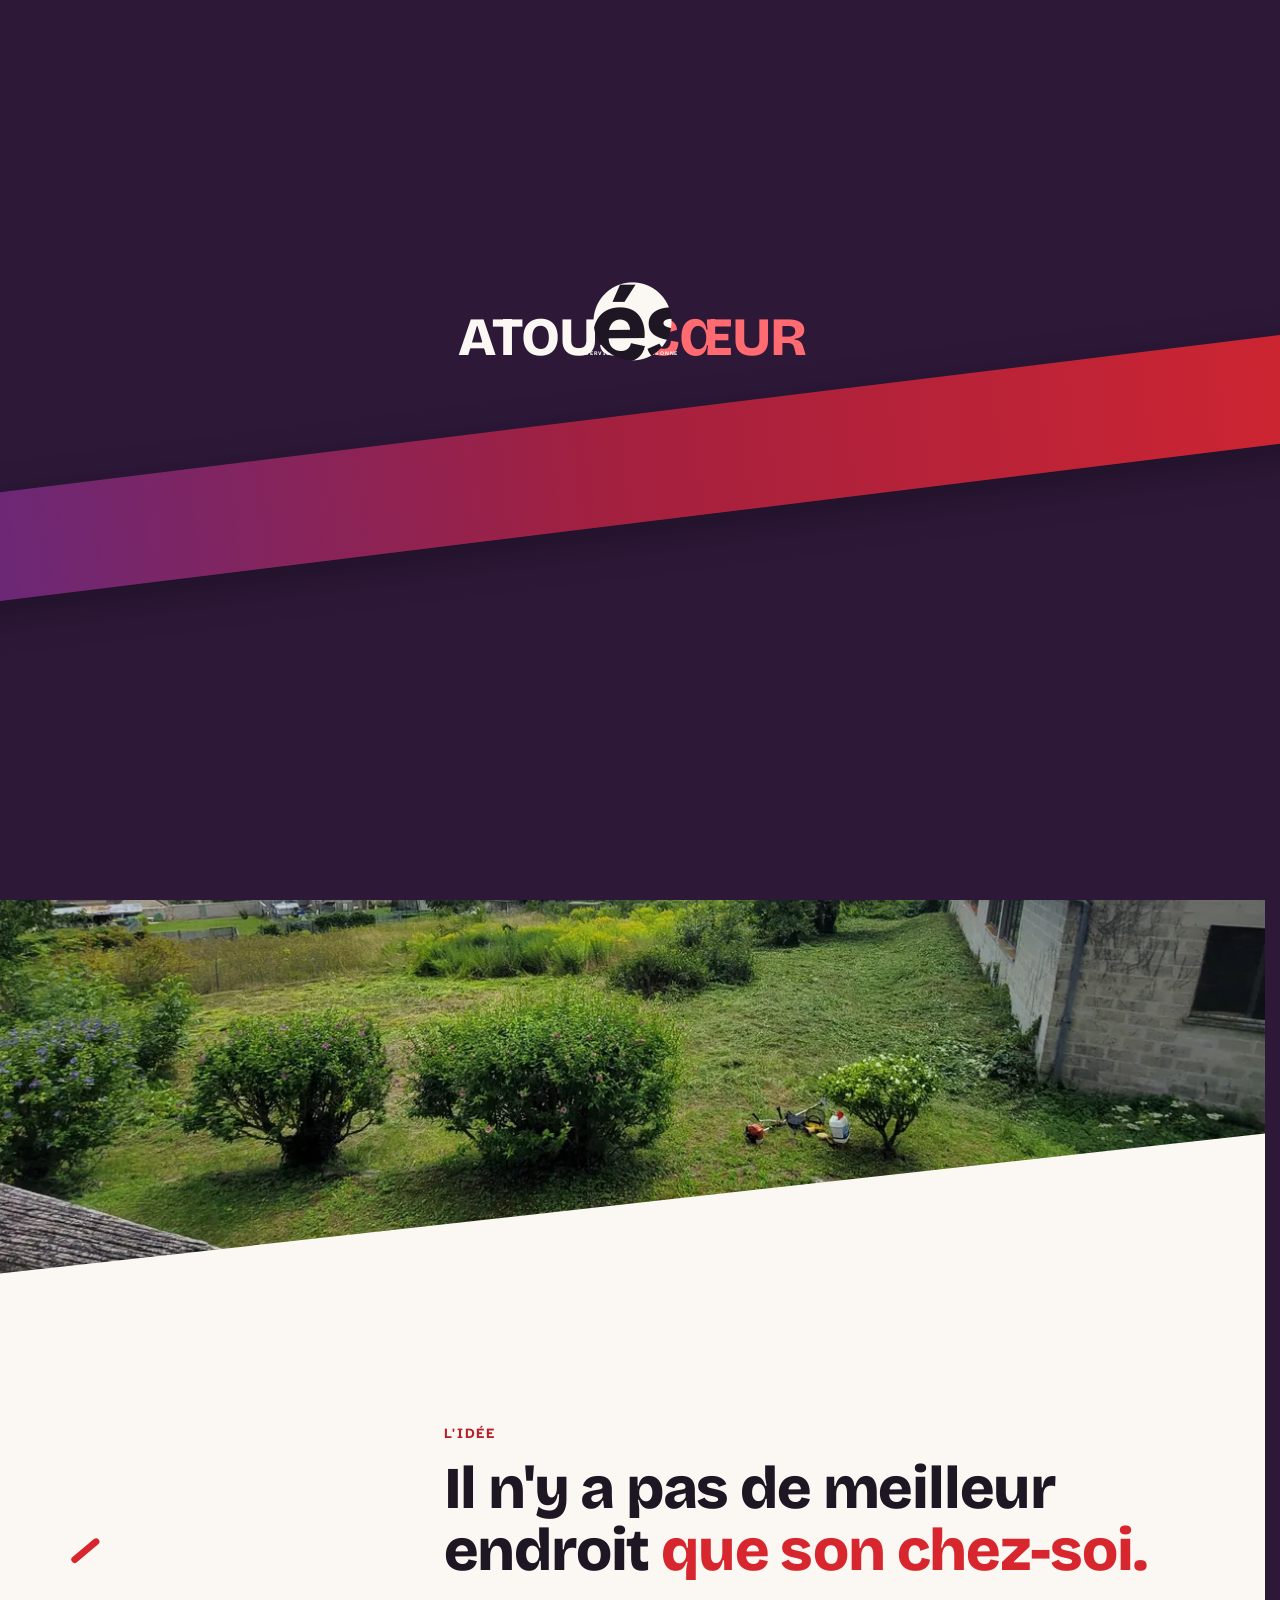
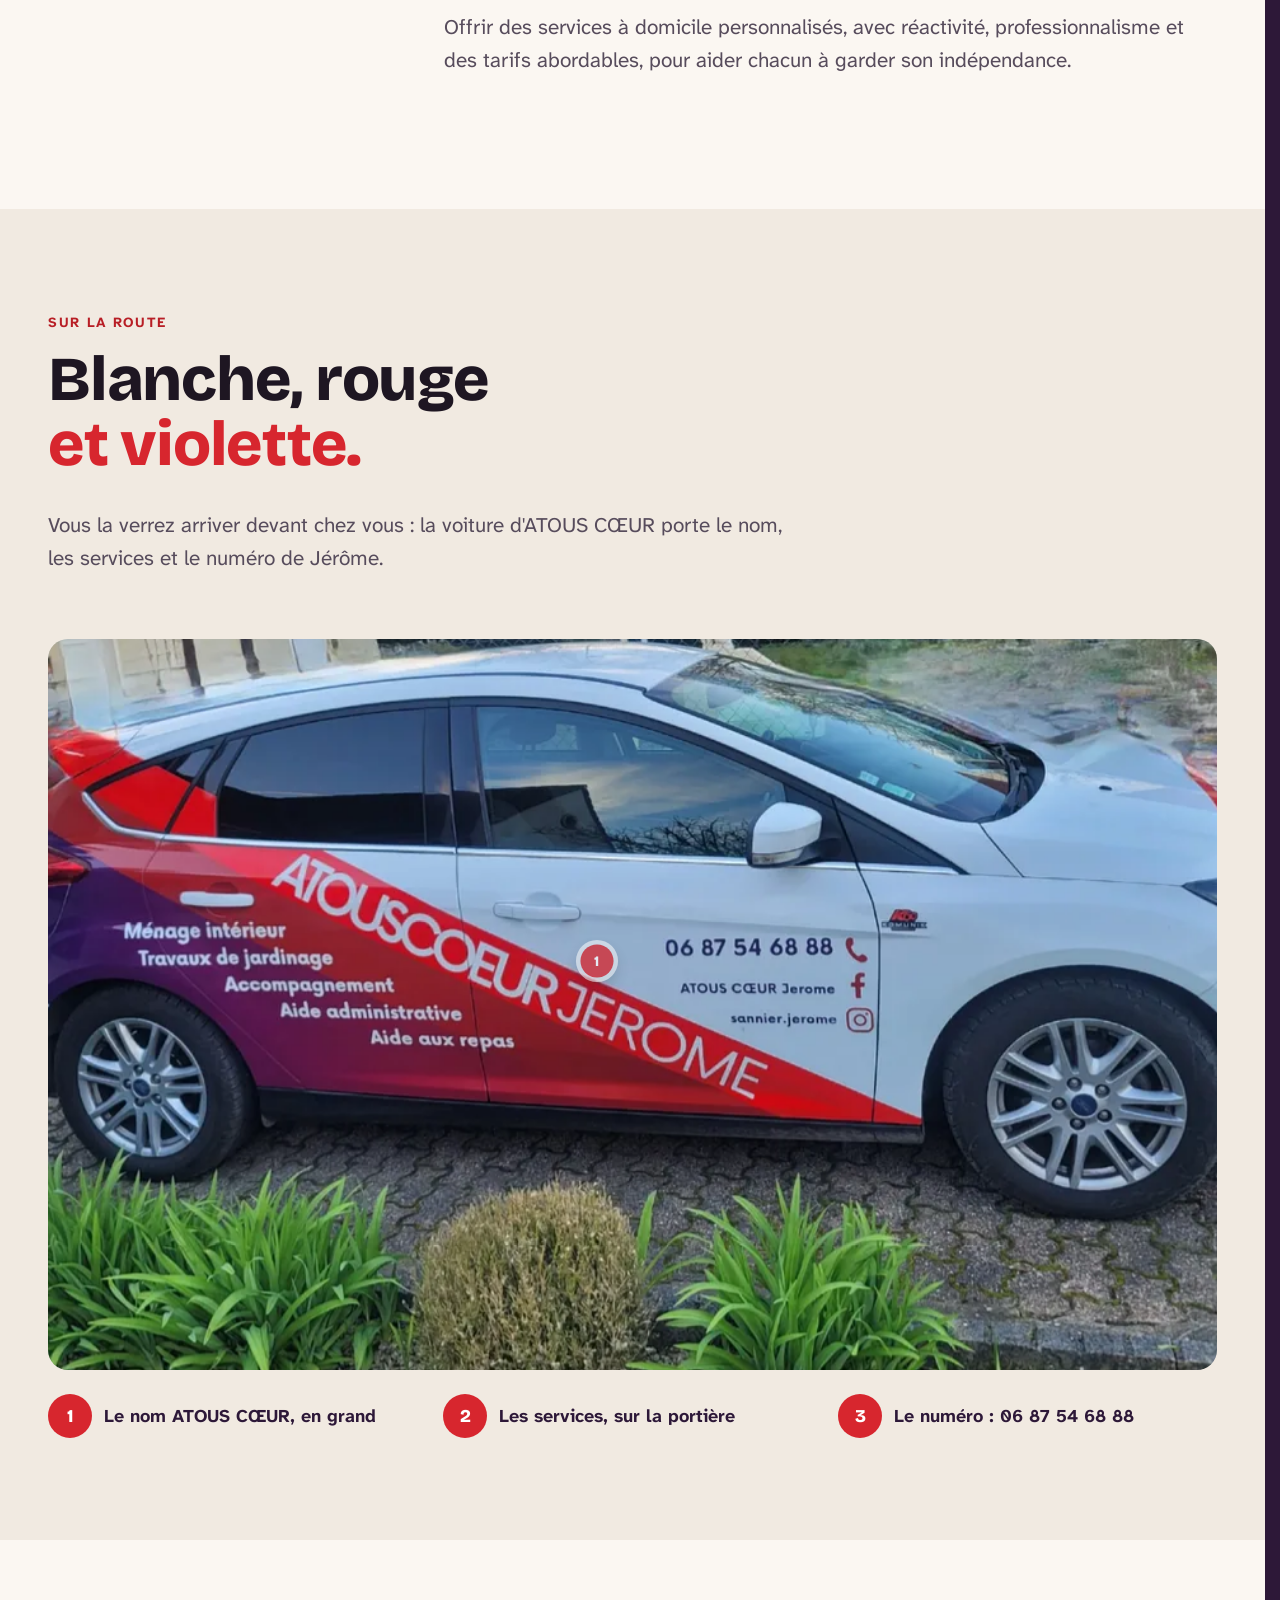
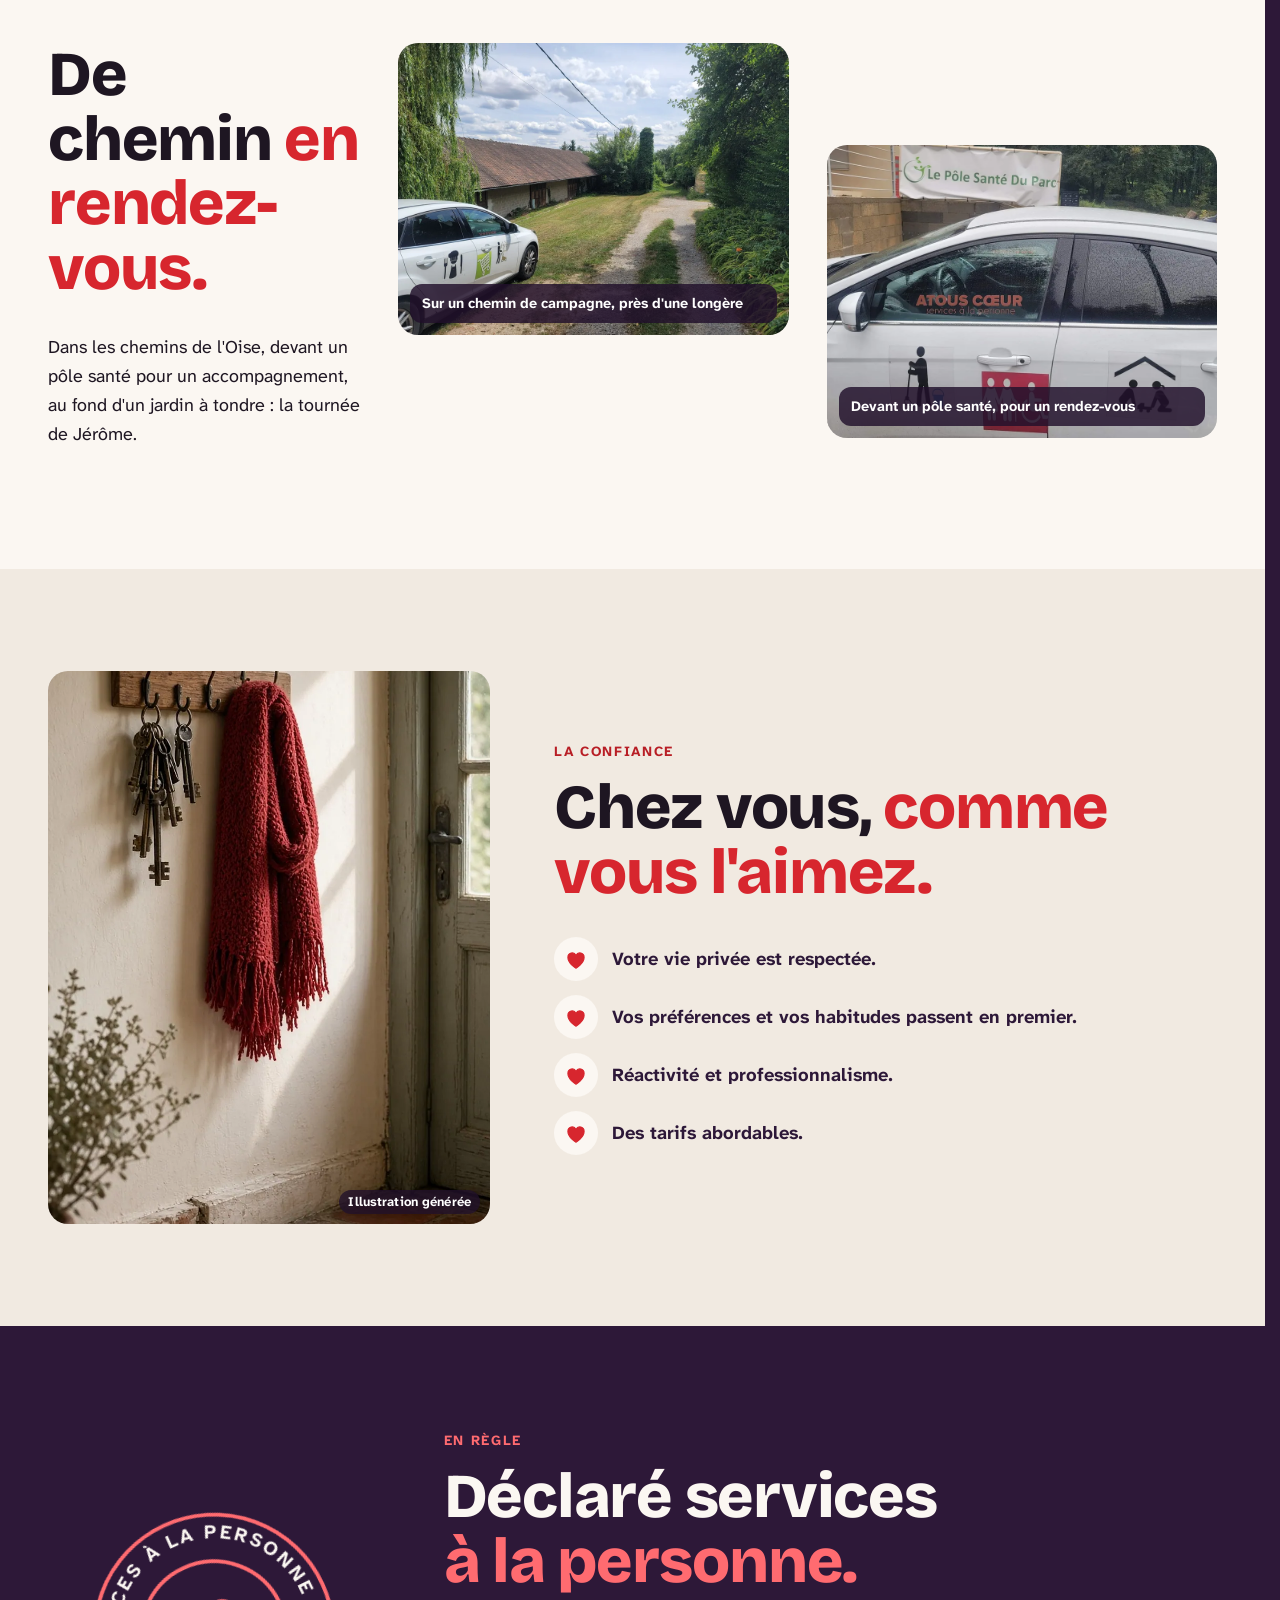
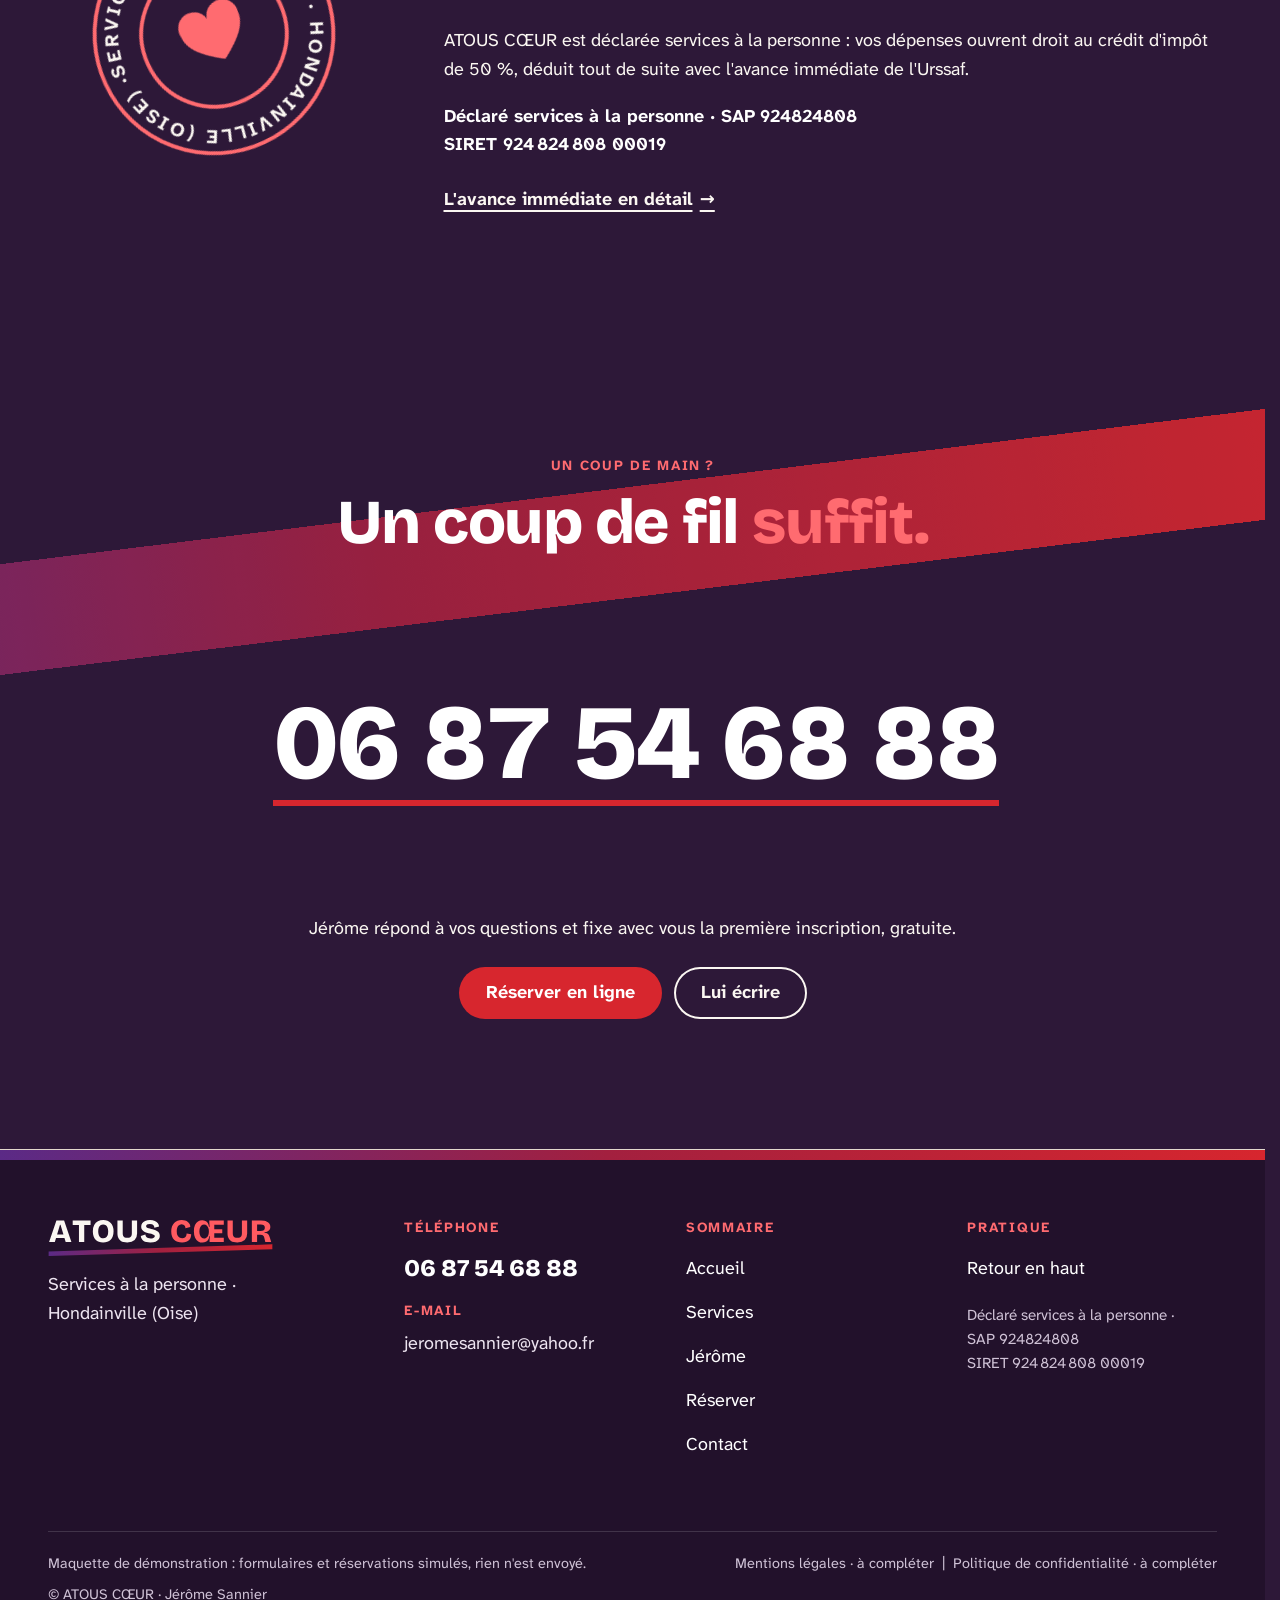
<file: jerome.html>
<!doctype html>
<html lang="fr" data-v="2">
<head>
<meta charset="utf-8">
<meta name="viewport" content="width=device-width, initial-scale=1, viewport-fit=cover">
<title>Jérôme Sannier · ATOUS CŒUR</title>
<meta name="description" content="Passionnés, expérimentés, attentionnés : ATOUS CŒUR, l&#39;entreprise de services à la personne de Jérôme Sannier, depuis 2022 à Hondainville.">
<meta name="robots" content="noindex, nofollow">
<link rel="canonical" href="https://atouscoeurjerome-maquette.vercel.app/jerome">
<style>:root{--fond:#FBF7F2;--texte:#1E1622;--voile-fond:#2D1838;--ouverture-fond:#2D1838;--menu-fond:#2D1838}:root { --entete-h: 72px; --barres-h: 0px; } html { background: var(--fond); color: var(--texte); scrollbar-gutter: stable; } body { margin: 0; background: var(--fond); } html.js:not(.secours):not([data-arrivee="retour"]) [data-anime] { opacity: 0; } html.js:not(.secours):not([data-arrivee="retour"]) [data-anime].vu { opacity: 1; } [data-voile] { position: fixed; inset: 0; z-index: 900; background: var(--voile-fond); transform: translateY(100%); visibility: hidden; pointer-events: none; } html[data-arrivee="voile"]:not(.voile-leve):not(.secours) [data-voile] { transform: none; visibility: visible; } html.secours [data-voile] { visibility: hidden !important; } .ouverture-panneau { position: fixed; inset: 0; z-index: 850; display: none; place-content: center; justify-items: center; background: var(--ouverture-fond, var(--voile-fond)); color: var(--fond); text-align: center; } html.js[data-arrivee="intro"]:not(.secours):not(.intro-finie) .ouverture-panneau { display: grid; } html.defilement-bloque, html.defilement-bloque body, html.js[data-arrivee="intro"]:not(.secours):not(.intro-finie), html.js[data-arrivee="intro"]:not(.secours):not(.intro-finie) body, html[data-arrivee="voile"]:not(.voile-leve):not(.secours), html[data-arrivee="voile"]:not(.voile-leve):not(.secours) body { overflow: hidden; } html.js[data-arrivee="intro"]:not(.secours):not(.intro-finie) { background-color: var(--ouverture-fond, var(--voile-fond)); } html[data-arrivee="voile"]:not(.voile-leve):not(.secours) { background-color: var(--voile-fond); }</style>
<script>(function () {
var d = document.documentElement, ss = null, ls = null;
try { ss = window.sessionStorage; ls = window.localStorage; } catch (e) {}
d.classList.add('js');
var nav = performance.getEntriesByType ? performance.getEntriesByType('navigation')[0] : null;
var type = nav ? nav.type : 'navigate';
var depart = null;
try { depart = JSON.parse(ss.getItem('socle:depart') || 'null'); ss.removeItem('socle:depart'); } catch (e) {}
if (depart && !(Date.now() - depart.t < 15000)) depart = null;
var mode = type === 'back_forward' ? 'retour' : type === 'reload' ? 'intro' : depart ? 'voile' : 'intro';
d.setAttribute('data-arrivee', mode);
if (mode === 'voile' && depart.couleur) d.style.setProperty('--voile-fond', depart.couleur);
if (type === 'reload' && 'scrollRestoration' in history) {
history.scrollRestoration = 'manual';
}
try {
var choisie = ls && ls.getItem('socle:langue');
var langue = (d.lang || '').slice(0, 2);
if (choisie && choisie !== langue && type === 'navigate' && !depart) {
var alt = document.querySelector('link[rel="alternate"][hreflang="' + choisie + '"]');
if (alt) location.replace(new URL(alt.href).pathname + location.search + location.hash);
}
} catch (e) {}
setTimeout(function () { if (!d.classList.contains('demarre')) d.classList.add('secours'); }, 2000);
})();</script>
<link rel="preload" href="/assets/fonts/bricolage.woff2" as="font" type="font/woff2" crossorigin>
<link rel="preload" href="/assets/fonts/atkinson-400.woff2" as="font" type="font/woff2" crossorigin>
<link rel="stylesheet" href="/assets/css/socle.css?v=2">
<link rel="stylesheet" href="/assets/css/site.css?v=2">
<link rel="modulepreload" href="/assets/js/site.js?v=2">
<link rel="modulepreload" href="/assets/js/socle/index.js?v=2">
<script src="/assets/vendor/gsap.min.js" defer></script>
<script src="/assets/vendor/ScrollTrigger.min.js" defer></script>
<script src="/assets/vendor/SplitText.min.js" defer></script>
<script type="module" src="/assets/js/site.js?v=2"></script>
<meta name="theme-color" content="#FBF7F2">
<link rel="icon" href="/assets/images/favicon.svg" type="image/svg+xml">
<link rel="apple-touch-icon" href="/assets/images/apple-touch-icon.png">
<meta property="og:type" content="website">
<meta property="og:site_name" content="ATOUS CŒUR">
<meta property="og:locale" content="fr_FR">
<meta property="og:title" content="Jérôme Sannier · ATOUS CŒUR">
<meta property="og:description" content="Passionnés, expérimentés, attentionnés : ATOUS CŒUR, l&#39;entreprise de services à la personne de Jérôme Sannier, depuis 2022 à Hondainville.">
<meta property="og:url" content="https://atouscoeurjerome-maquette.vercel.app/jerome">
<meta property="og:image" content="https://atouscoeurjerome-maquette.vercel.app/assets/partage/jerome-fr.jpg">
<meta property="og:image:width" content="1200">
<meta property="og:image:height" content="630">
<meta property="og:image:alt" content="La voiture d&#39;ATOUS CŒUR, aux couleurs rouge et violette">
<meta name="twitter:card" content="summary_large_image">
<script type="application/ld+json">{"@context":"https://schema.org","@type":"LocalBusiness","name":"ATOUS CŒUR","description":"Services à la personne à domicile : ménage, jardin, courses, aide aux repas, accompagnement aux rendez-vous, aide administrative.","url":"https://atouscoeurjerome-maquette.vercel.app/","telephone":"+33687546888","email":"jeromesannier@yahoo.fr","founder":{"@type":"Person","name":"Jérôme Sannier"},"foundingDate":"2022","address":{"@type":"PostalAddress","addressLocality":"Hondainville","addressRegion":"Oise","addressCountry":"FR"},"identifier":"SIRET 92482480800019","makesOffer":[{"@type":"Offer","name":"Ménage intérieur","price":"30","priceCurrency":"EUR","unitText":"heure"},{"@type":"Offer","name":"Entretien extérieur","price":"35","priceCurrency":"EUR","unitText":"heure"},{"@type":"Offer","name":"Rendez-vous médicaux ou autres","price":"25","priceCurrency":"EUR","unitText":"heure"},{"@type":"Offer","name":"Portage de courses","price":"25","priceCurrency":"EUR","unitText":"heure"},{"@type":"Offer","name":"Aide administrative","price":"25","priceCurrency":"EUR","unitText":"heure"}]}</script>
</head>
<body id="haut">
<div data-voile data-forme="glisse" aria-hidden="true"><span class="voile-biais voile-biais--haut"></span><span class="voile-biais voile-biais--bas"></span><span class="voile-bande"><i></i></span><div class="voile-contenu"><img src="/assets/images/logo-clair.svg" alt="" width="180" height="32"><span data-voile-libelle>Jérôme</span></div></div>
<div class="ouverture-panneau" data-ouverture aria-hidden="true">
  <span class="ouverture-bande"><i></i></span>
  <div class="ouverture-marque" data-ouverture-objet>
    <p class="ouverture-nom"><span class="ouverture-mot">ATOUS</span> <span class="ouverture-mot ouverture-mot--rouge">CŒUR</span></p>
    <p class="ouverture-ligne">Services à la personne</p>
  </div>
</div>
<a class="evitement" href="#contenu">Aller au contenu</a>
<header data-entete>
  <div class="entete-rangee">
    <a class="entete-logo" href="/" aria-label="ATOUS CŒUR, accueil" data-libelle="Accueil">
      <img src="/assets/images/logo.svg" alt="" width="169" height="30">
    </a>
    <nav data-nav aria-label="Navigation principale">
      <ul><li><a href="/services" data-libelle="Services">Services</a></li><li><a href="/jerome" data-libelle="Jérôme" aria-current="page">Jérôme</a></li><li><a href="/reserver" data-libelle="Réserver">Réserver</a></li><li><a href="/contact" data-libelle="Contact">Contact</a></li></ul>
    </nav>
    <div class="entete-actions">
      <a class="bouton entete-tel" href="tel:+33687546888"><svg viewBox="0 0 24 24" width="18" height="18" aria-hidden="true"><path d="M6.6 10.8a15.1 15.1 0 0 0 6.6 6.6l2.2-2.2a1 1 0 0 1 1-.25 11.4 11.4 0 0 0 3.6.57 1 1 0 0 1 1 1V20a1 1 0 0 1-1 1A17 17 0 0 1 3 4a1 1 0 0 1 1-1h3.5a1 1 0 0 1 1 1c0 1.25.2 2.45.57 3.57a1 1 0 0 1-.25 1z" fill="currentColor"/></svg><span>06 87 54 68 88</span></a>
      <button type="button" data-menu-bouton aria-controls="menu" aria-expanded="false" data-libelle-ouvrir="Menu" data-libelle-fermer="Fermer"><span data-libelle-bouton>Menu</span></button>
      <a class="menu-sansjs" href="#menu" data-menu-lien>Menu</a>
    </div>
  </div>
  <div class="entete-route" aria-hidden="true" data-audit-ignorer data-superpose><span class="entete-voiture" data-effet="lecture" data-grille="fil"><svg viewBox="0 0 64 32" aria-hidden="true"><path d="M6 22c0-4 2-7 6-8l8-7h18l10 7h6c3 0 5 2 5 5v3z" fill="#fff" stroke="#2D1838" stroke-width="2" stroke-linejoin="round"/><path d="M9 21l40-10 3 3-40 10z" fill="#D7262E"/><circle cx="17" cy="24" r="5" fill="#2D1838"/><circle cx="48" cy="24" r="5" fill="#2D1838"/></svg></span></div>
</header>
<script>/* Avant le premier affichage : rangées de la navigation (même règle que ajusterNav dans assets/js/socle/entete.js)
   et hauteur réelle de l'en-tête, pour que rien ne saute quand le JavaScript du site prend la main. */
(function () {
  var h = document.documentElement, u = document.querySelector('[data-nav] ul'), e = document.querySelector('[data-entete]');
  if (u) {
    var deborde = function () { return u.scrollWidth > u.clientWidth + 1; }, c = deborde();
    if (c && window.matchMedia('(min-width: 900px)').matches) {
      h.classList.add('nav-deux-rangees'); c = deborde();
      if (c) { h.classList.add('nav-deux-lignes'); var a = u.querySelector('a'); c = !a || u.getBoundingClientRect().height > a.getBoundingClientRect().height * 2.5; }
      if (c) h.classList.remove('nav-deux-rangees', 'nav-deux-lignes');
    }
    if (c) h.classList.add('nav-compacte');
  }
  if (e) h.style.setProperty('--entete-h', Math.round(e.getBoundingClientRect().height) + 'px');
})();</script>
<span id="menu-ferme" aria-hidden="true"></span>
<div id="menu" data-menu role="dialog" aria-modal="true" aria-label="Menu">
  <p class="menu-sansjs-fermer"><a href="#menu-ferme">Fermer</a></p>
  <ul><li style="--i:0"><a href="/" class="menu-lien" data-libelle="Accueil">Accueil</a></li><li style="--i:1"><a href="/services" class="menu-lien" data-libelle="Services">Services</a></li><li style="--i:2"><a href="/jerome" class="menu-lien" data-libelle="Jérôme" aria-current="page">Jérôme</a></li><li style="--i:3"><a href="/reserver" class="menu-lien" data-libelle="Réserver">Réserver</a></li><li style="--i:4"><a href="/contact" class="menu-lien" data-libelle="Contact">Contact</a></li></ul>
  <p><a class="bouton" href="tel:+33687546888">Appeler 06 87 54 68 88</a></p>
</div>
<main id="contenu" tabindex="-1">
<section class="tete-titre-bandeau" id="debut">
  <div class="conteneur tete-grand">
    <p class="surtitre hero-anim">ATOUS CŒUR · depuis 2022</p>
    <h1 class="tete-mots" data-iris-centre><span class="ligne-masque"><span class="hero-ligne">Passionnés.</span></span> <span class="ligne-masque"><span class="hero-ligne">Expérimentés.</span></span> <span class="ligne-masque"><span class="hero-ligne"><em>Attentionnés.</em></span></span></h1>
    <div class="tete-grand-bas">
      <p class="tete-intro hero-anim">ATOUS CŒUR, l&#39;entreprise de services à la personne de Jérôme Sannier, aide les particuliers chez eux depuis 2022, à partir de Hondainville (Oise).</p>
      <div class="hero-anim">
        <p class="tete-actions"><a class="bouton" href="tel:+33687546888" data-action-principale data-survol="magnetique">Appeler Jérôme</a> <a href="/services" class="bouton bouton--contour" data-libelle="Services">Ses services</a></p>
        <p class="pastille" data-info-cle>Déclaré services à la personne · SAP 924824808</p>
      </div>
    </div>
  </div>
  <div class="bandeau" data-effet="bandeau">
    <figure class="media bandeau-media" style="--apercu:url([data-uri]);--apercu-mobile:url([data-uri]);--cadrage:42% 50%;--cadrage-mobile:50% 55%">
  <picture><source media="(max-width: 760px) and (orientation: portrait)" srcset="/assets/images/jardin-bandeau-mobile-640.webp 640w, /assets/images/jardin-bandeau-mobile-1080.webp 1080w" sizes="100vw">
    <img src="/assets/images/jardin-bandeau-1280.webp" srcset="/assets/images/jardin-bandeau-640.webp 640w, /assets/images/jardin-bandeau-1280.webp 1280w, /assets/images/jardin-bandeau-1920.webp 1920w" sizes="100vw" alt="Le jardin tondu par Jérôme, débroussailleuse posée dans l&#39;herbe, au-dessus d&#39;un village de l&#39;Oise" width="1280" height="640" fetchpriority="high" loading="eager" decoding="async">
  </picture>
</figure>
  </div>
</section>
<section class="idee" id="idee">
  <div class="conteneur idee-grille">
    <svg class="idee-dessin" viewBox="0 0 240 220" aria-hidden="true" data-visuel data-fx="trace">
      <path d="M20 110 L120 26 L220 110" pathLength="1"/>
      <path d="M44 92 V200 H196 V92" pathLength="1"/>
      <path d="M120 170 c-9-14-36-10-31 9 3 11 31 30 31 30 s28-19 31-30 c5-19-22-23-31-9z" pathLength="1"/>
    </svg>
    <div>
      <p class="surtitre" data-anime>L&#39;idée</p>
      <h2 class="citation" data-anime="lignes">Il n&#39;y a pas de meilleur endroit <em>que son chez-soi.</em></h2>
      <p class="section-intro" data-anime>Offrir des services à domicile personnalisés, avec réactivité, professionnalisme et des tarifs abordables, pour aider chacun à garder son indépendance.</p>
    </div>
  </div>
</section>
<section class="voiture-annotee theme-lin" id="voiture">
  <div class="conteneur">
    <header class="section-tete">
      <p class="surtitre" data-anime>Sur la route</p>
      <h2 data-anime="lignes">Blanche, rouge <em>et violette.</em></h2>
      <p class="section-intro" data-anime>Vous la verrez arriver devant chez vous : la voiture d&#39;ATOUS CŒUR porte le nom, les services et le numéro de Jérôme.</p>
    </header>
    <div class="portiere" data-effet="portiere">
      <figure class="media portiere-media" style="--cadrage:50% 48%;aspect-ratio:16 / 10">
  <picture>
    <img src="/assets/images/voiture-1600.webp" srcset="/assets/images/voiture-1024.webp 1024w, /assets/images/voiture-1168.webp 1168w, /assets/images/voiture-1600.webp 1600w" sizes="(max-width: 760px) 100vw, 80vw" alt="La voiture blanche d&#39;ATOUS CŒUR, barrée d&#39;une bande rouge et violette, avec les services et le numéro de Jérôme sur la portière" width="1600" height="1000" loading="lazy" decoding="async">
  </picture>
</figure>
      <span class="portiere-point" data-superpose data-repere aria-hidden="true" style="left:47%;top:44%">1</span><span class="portiere-point" data-superpose data-repere aria-hidden="true" style="left:24%;top:49%">2</span><span class="portiere-point" data-superpose data-repere aria-hidden="true" style="left:60%;top:41%">3</span>
    </div>
    <ol class="portiere-legende" role="list">
      <li data-anime style="--delai:0s"><span class="portiere-num" aria-hidden="true">1</span>Le nom ATOUS CŒUR, en grand</li><li data-anime style="--delai:0.1s"><span class="portiere-num" aria-hidden="true">2</span>Les services, sur la portière</li><li data-anime style="--delai:0.2s"><span class="portiere-num" aria-hidden="true">3</span>Le numéro : 06 87 54 68 88</li>
    </ol>
  </div>
</section>
<section class="route-photos" id="route">
  <div class="conteneur route-photos-grille">
    <div class="route-photos-texte">
      <h2 data-anime="lignes">De chemin <em>en rendez-vous.</em></h2>
      <p data-anime>Dans les chemins de l&#39;Oise, devant un pôle santé pour un accompagnement, au fond d&#39;un jardin à tondre : la tournée de Jérôme.</p>
    </div>
    <figure class="media route-photo route-photo--1" data-fx="vitesse" style="--cadrage:40% 55%;aspect-ratio:4 / 3">
  <picture>
    <img src="/assets/images/route-1600.webp" srcset="/assets/images/route-1024.webp 1024w, /assets/images/route-1168.webp 1168w, /assets/images/route-1600.webp 1600w" sizes="(max-width: 760px) 100vw, 40vw" alt="La voiture d&#39;ATOUS CŒUR sur un chemin de campagne, près d&#39;une longère, entre les saules" width="1600" height="1200" loading="lazy" decoding="async">
  </picture><figcaption class="media-legende">Sur un chemin de campagne, près d&#39;une longère</figcaption>
</figure>
    <figure class="media route-photo route-photo--2" data-fx="vitesse" data-fx-force="2" style="--cadrage:50% 55%;aspect-ratio:4 / 3">
  <picture>
    <img src="/assets/images/rendez-vous-1168.webp" srcset="/assets/images/rendez-vous-1168.webp 1168w" sizes="(max-width: 760px) 100vw, 40vw" alt="La voiture d&#39;ATOUS CŒUR devant un pôle santé, pour un accompagnement à un rendez-vous" width="1168" height="730" loading="lazy" decoding="async">
  </picture><figcaption class="media-legende">Devant un pôle santé, pour un rendez-vous</figcaption>
</figure>
  </div>
</section>
<section class="confiance" id="confiance">
  <div class="conteneur confiance-grille">
    <figure class="media confiance-media" data-grok data-fx="parallaxe" style="--cadrage:54% 50%;aspect-ratio:4 / 5">
  <picture>
    <img src="/assets/images/grok/cles-1600.webp" srcset="/assets/images/grok/cles-1024.webp 1024w, /assets/images/grok/cles-1168.webp 1168w, /assets/images/grok/cles-1600.webp 1600w" sizes="(max-width: 760px) 100vw, 40vw" alt="Un trousseau de clés accroché près de la porte d&#39;entrée" width="1600" height="2001" loading="lazy" decoding="async">
  </picture><figcaption class="mention-ia">Illustration générée</figcaption>
</figure>
    <div>
      <p class="surtitre" data-anime>La confiance</p>
      <h2 data-anime="lignes">Chez vous, <em>comme vous l&#39;aimez.</em></h2>
      <ul class="confiance-liste" role="list" data-anime="cascade">
        <li><span class="coche" aria-hidden="true"><svg class="coche-coeur" viewBox="0 0 48 48" aria-hidden="true" focusable="false"><path d="M24 41s-15-9-15-20a8 8 0 0 1 15-4 8 8 0 0 1 15 4c0 11-15 20-15 20z" pathLength="1"/></svg></span>Votre vie privée est respectée.</li><li><span class="coche" aria-hidden="true"><svg class="coche-coeur" viewBox="0 0 48 48" aria-hidden="true" focusable="false"><path d="M24 41s-15-9-15-20a8 8 0 0 1 15-4 8 8 0 0 1 15 4c0 11-15 20-15 20z" pathLength="1"/></svg></span>Vos préférences et vos habitudes passent en premier.</li><li><span class="coche" aria-hidden="true"><svg class="coche-coeur" viewBox="0 0 48 48" aria-hidden="true" focusable="false"><path d="M24 41s-15-9-15-20a8 8 0 0 1 15-4 8 8 0 0 1 15 4c0 11-15 20-15 20z" pathLength="1"/></svg></span>Réactivité et professionnalisme.</li><li><span class="coche" aria-hidden="true"><svg class="coche-coeur" viewBox="0 0 48 48" aria-hidden="true" focusable="false"><path d="M24 41s-15-9-15-20a8 8 0 0 1 15-4 8 8 0 0 1 15 4c0 11-15 20-15 20z" pathLength="1"/></svg></span>Des tarifs abordables.</li>
      </ul>
    </div>
  </div>
</section>
<section class="sap theme-sombre" id="sap">
  <div class="conteneur sap-grille">
    <svg class="tampon" viewBox="0 0 200 200" aria-hidden="true" data-visuel data-effet="tampon">
      <defs><path id="tampon-cercle" d="M100 100 m-74 0 a74 74 0 1 1 148 0 a74 74 0 1 1 -148 0"/></defs>
      <circle cx="100" cy="100" r="92"/><circle cx="100" cy="100" r="56"/>
      <text><textPath href="#tampon-cercle">Services à la personne · Hondainville (Oise) ·</textPath></text>
      <path class="tampon-coeur" d="M100 121c-12-8-24-17-24-29a12 12 0 0 1 24-5 12 12 0 0 1 24 5c0 12-12 21-24 29z"/>
    </svg>
    <div>
      <p class="surtitre" data-anime>En règle</p>
      <h2 data-anime="lignes">Déclaré services <em>à la personne.</em></h2>
      <p data-anime>ATOUS CŒUR est déclarée services à la personne : vos dépenses ouvrent droit au crédit d&#39;impôt de 50 %, déduit tout de suite avec l&#39;avance immédiate de l&#39;Urssaf.</p>
      <p class="sap-numeros" data-anime>Déclaré services à la personne · SAP 924824808<br>SIRET 924 824 808 00019</p>
      <p data-anime><a href="/services#avance" class="lien-fleche" data-libelle="Services">L&#39;avance immédiate en détail <span aria-hidden="true">→</span></a></p>
    </div>
  </div>
</section>
<section class="appel" id="appel">
  <span class="appel-bande" data-visuel aria-hidden="true"><i data-effet="bande"></i></span>
  <div class="conteneur appel-grille">
    <p class="surtitre" data-anime>Un coup de main ?</p>
    <h2 data-anime="lignes">Un coup de fil <em>suffit.</em></h2>
    <p class="appel-tel" data-anime><a href="tel:+33687546888" data-survol="magnetique">06 87 54 68 88</a></p>
    <p data-anime>Jérôme répond à vos questions et fixe avec vous la première inscription, gratuite.</p>
    <p class="appel-actions" data-anime><a href="/reserver" class="bouton" data-libelle="Réserver" data-survol="magnetique">Réserver en ligne</a> <a href="/contact#ecrire" class="bouton bouton--contour" data-libelle="Contact">Lui écrire</a></p>
  </div>
</section>
</main>
<footer class="pied" id="pied">
  <div class="pied-bande" aria-hidden="true"></div>
  <div class="conteneur pied-grille">
    <div class="pied-marque">
      <img src="/assets/images/logo-clair.svg" alt="ATOUS CŒUR" width="225" height="40" loading="lazy">
      <p>Services à la personne · Hondainville (Oise)</p>
    </div>
    <div>
      <p class="pied-titre">Téléphone</p>
      <p><a class="pied-tel" href="tel:+33687546888">06 87 54 68 88</a></p>
      <p class="pied-titre">E-mail</p>
      <p class="pied-email">jeromesannier@yahoo.fr</p>
    </div>
    <nav aria-label="Sommaire">
      <p class="pied-titre">Sommaire</p>
      <ul><li><a href="/" data-libelle="Accueil">Accueil</a></li><li><a href="/services" data-libelle="Services">Services</a></li><li><a href="/jerome" data-libelle="Jérôme" aria-current="page">Jérôme</a></li><li><a href="/reserver" data-libelle="Réserver">Réserver</a></li><li><a href="/contact" data-libelle="Contact">Contact</a></li></ul>
    </nav>
    <div>
      <p class="pied-titre">Pratique</p>
      <ul>
        <li><a href="#haut" data-sans-transition>Retour en haut</a></li>
      </ul>
      <p class="pied-legal">Déclaré services à la personne · SAP 924824808<br>SIRET 924 824 808 00019</p>
    </div>
  </div>
  <div class="conteneur pied-bas"><p>Maquette de démonstration : formulaires et réservations simulés, rien n&#39;est envoyé.</p><p>Mentions légales · à compléter &nbsp;|&nbsp; Politique de confidentialité · à compléter</p><p>© ATOUS CŒUR · Jérôme Sannier</p></div>
</footer>
<div data-barre-fixe>
  <a class="bouton bouton--sombre" href="tel:+33687546888"><svg viewBox="0 0 24 24" width="18" height="18" aria-hidden="true"><path d="M6.6 10.8a15.1 15.1 0 0 0 6.6 6.6l2.2-2.2a1 1 0 0 1 1-.25 11.4 11.4 0 0 0 3.6.57 1 1 0 0 1 1 1V20a1 1 0 0 1-1 1A17 17 0 0 1 3 4a1 1 0 0 1 1-1h3.5a1 1 0 0 1 1 1c0 1.25.2 2.45.57 3.57a1 1 0 0 1-.25 1z" fill="currentColor"/></svg>Appeler</a>
  <a class="bouton" href="/reserver" data-libelle="Réserver">Réserver</a>
</div>
</body>
</html>
</file>
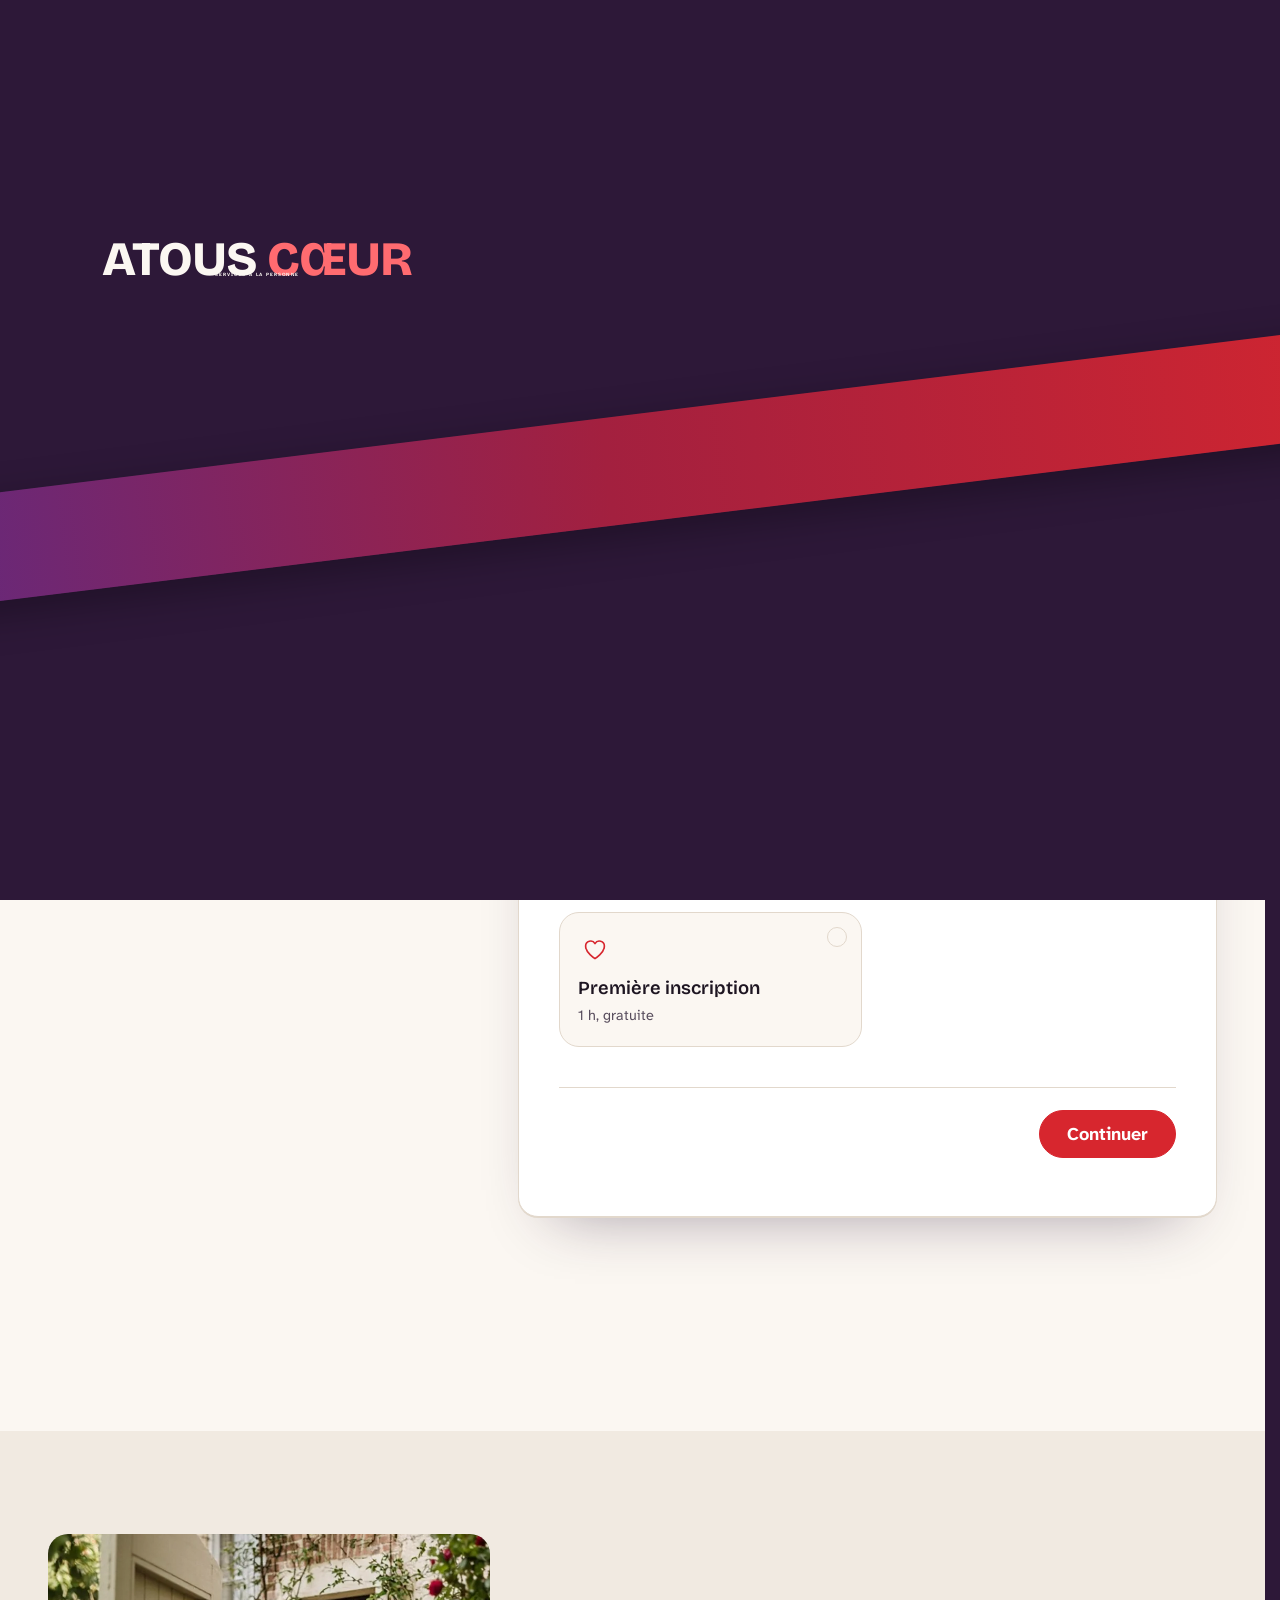
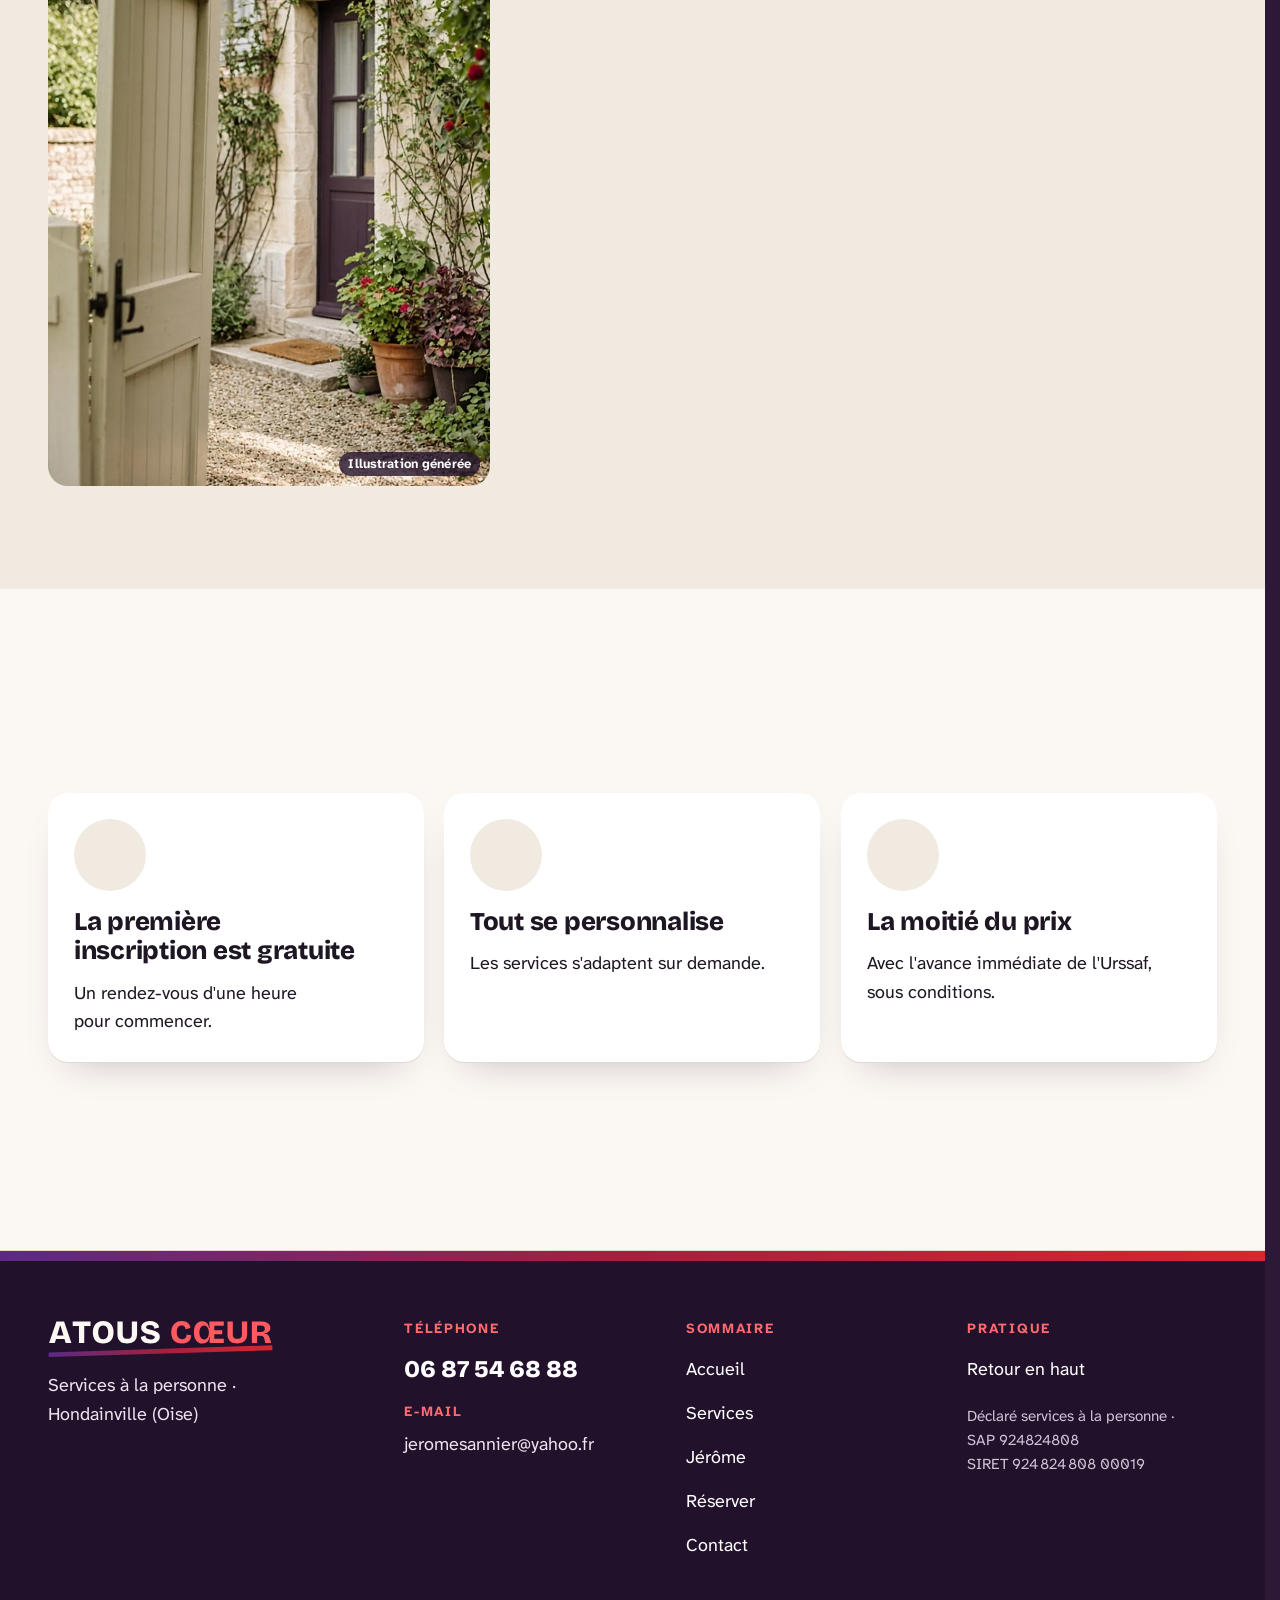
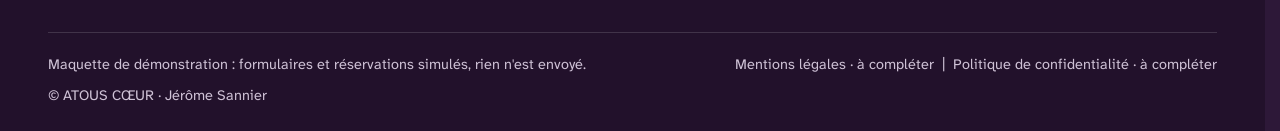
<file: reserver.html>
<!doctype html>
<html lang="fr" data-v="2">
<head>
<meta charset="utf-8">
<meta name="viewport" content="width=device-width, initial-scale=1, viewport-fit=cover">
<title>Réserver un créneau · ATOUS CŒUR</title>
<meta name="description" content="Choisissez un service, une durée et un jour : réservation en quelques étapes, avec le prix et le reste à charge.">
<meta name="robots" content="noindex, nofollow">
<link rel="canonical" href="https://atouscoeurjerome-maquette.vercel.app/reserver">
<style>:root{--fond:#FBF7F2;--texte:#1E1622;--voile-fond:#2D1838;--ouverture-fond:#2D1838;--menu-fond:#2D1838}:root { --entete-h: 72px; --barres-h: 0px; } html { background: var(--fond); color: var(--texte); scrollbar-gutter: stable; } body { margin: 0; background: var(--fond); } html.js:not(.secours):not([data-arrivee="retour"]) [data-anime] { opacity: 0; } html.js:not(.secours):not([data-arrivee="retour"]) [data-anime].vu { opacity: 1; } [data-voile] { position: fixed; inset: 0; z-index: 900; background: var(--voile-fond); transform: translateY(100%); visibility: hidden; pointer-events: none; } html[data-arrivee="voile"]:not(.voile-leve):not(.secours) [data-voile] { transform: none; visibility: visible; } html.secours [data-voile] { visibility: hidden !important; } .ouverture-panneau { position: fixed; inset: 0; z-index: 850; display: none; place-content: center; justify-items: center; background: var(--ouverture-fond, var(--voile-fond)); color: var(--fond); text-align: center; } html.js[data-arrivee="intro"]:not(.secours):not(.intro-finie) .ouverture-panneau { display: grid; } html.defilement-bloque, html.defilement-bloque body, html.js[data-arrivee="intro"]:not(.secours):not(.intro-finie), html.js[data-arrivee="intro"]:not(.secours):not(.intro-finie) body, html[data-arrivee="voile"]:not(.voile-leve):not(.secours), html[data-arrivee="voile"]:not(.voile-leve):not(.secours) body { overflow: hidden; } html.js[data-arrivee="intro"]:not(.secours):not(.intro-finie) { background-color: var(--ouverture-fond, var(--voile-fond)); } html[data-arrivee="voile"]:not(.voile-leve):not(.secours) { background-color: var(--voile-fond); }</style>
<script>(function () {
var d = document.documentElement, ss = null, ls = null;
try { ss = window.sessionStorage; ls = window.localStorage; } catch (e) {}
d.classList.add('js');
var nav = performance.getEntriesByType ? performance.getEntriesByType('navigation')[0] : null;
var type = nav ? nav.type : 'navigate';
var depart = null;
try { depart = JSON.parse(ss.getItem('socle:depart') || 'null'); ss.removeItem('socle:depart'); } catch (e) {}
if (depart && !(Date.now() - depart.t < 15000)) depart = null;
var mode = type === 'back_forward' ? 'retour' : type === 'reload' ? 'intro' : depart ? 'voile' : 'intro';
d.setAttribute('data-arrivee', mode);
if (mode === 'voile' && depart.couleur) d.style.setProperty('--voile-fond', depart.couleur);
if (type === 'reload' && 'scrollRestoration' in history) {
history.scrollRestoration = 'manual';
}
try {
var choisie = ls && ls.getItem('socle:langue');
var langue = (d.lang || '').slice(0, 2);
if (choisie && choisie !== langue && type === 'navigate' && !depart) {
var alt = document.querySelector('link[rel="alternate"][hreflang="' + choisie + '"]');
if (alt) location.replace(new URL(alt.href).pathname + location.search + location.hash);
}
} catch (e) {}
setTimeout(function () { if (!d.classList.contains('demarre')) d.classList.add('secours'); }, 2000);
})();</script>
<link rel="preload" href="/assets/fonts/bricolage.woff2" as="font" type="font/woff2" crossorigin>
<link rel="preload" href="/assets/fonts/atkinson-400.woff2" as="font" type="font/woff2" crossorigin>
<link rel="stylesheet" href="/assets/css/socle.css?v=2">
<link rel="stylesheet" href="/assets/css/site.css?v=2">
<link rel="stylesheet" href="/assets/css/formulaire-par-etapes.css?v=2">
<link rel="modulepreload" href="/assets/js/site.js?v=2">
<link rel="modulepreload" href="/assets/js/socle/index.js?v=2">
<script src="/assets/vendor/gsap.min.js" defer></script>
<script src="/assets/vendor/ScrollTrigger.min.js" defer></script>
<script src="/assets/vendor/SplitText.min.js" defer></script>
<script type="module" src="/assets/js/site.js?v=2"></script>
<meta name="theme-color" content="#FBF7F2">
<link rel="icon" href="/assets/images/favicon.svg" type="image/svg+xml">
<link rel="apple-touch-icon" href="/assets/images/apple-touch-icon.png">
<meta property="og:type" content="website">
<meta property="og:site_name" content="ATOUS CŒUR">
<meta property="og:locale" content="fr_FR">
<meta property="og:title" content="Réserver un créneau · ATOUS CŒUR">
<meta property="og:description" content="Choisissez un service, une durée et un jour : réservation en quelques étapes, avec le prix et le reste à charge.">
<meta property="og:url" content="https://atouscoeurjerome-maquette.vercel.app/reserver">
<meta property="og:image" content="https://atouscoeurjerome-maquette.vercel.app/assets/partage/reserver-fr.jpg">
<meta property="og:image:width" content="1200">
<meta property="og:image:height" content="630">
<meta property="og:image:alt" content="Réserver un créneau avec ATOUS CŒUR">
<meta name="twitter:card" content="summary_large_image">
<script type="application/ld+json">{"@context":"https://schema.org","@type":"LocalBusiness","name":"ATOUS CŒUR","description":"Services à la personne à domicile : ménage, jardin, courses, aide aux repas, accompagnement aux rendez-vous, aide administrative.","url":"https://atouscoeurjerome-maquette.vercel.app/","telephone":"+33687546888","email":"jeromesannier@yahoo.fr","founder":{"@type":"Person","name":"Jérôme Sannier"},"foundingDate":"2022","address":{"@type":"PostalAddress","addressLocality":"Hondainville","addressRegion":"Oise","addressCountry":"FR"},"identifier":"SIRET 92482480800019","makesOffer":[{"@type":"Offer","name":"Ménage intérieur","price":"30","priceCurrency":"EUR","unitText":"heure"},{"@type":"Offer","name":"Entretien extérieur","price":"35","priceCurrency":"EUR","unitText":"heure"},{"@type":"Offer","name":"Rendez-vous médicaux ou autres","price":"25","priceCurrency":"EUR","unitText":"heure"},{"@type":"Offer","name":"Portage de courses","price":"25","priceCurrency":"EUR","unitText":"heure"},{"@type":"Offer","name":"Aide administrative","price":"25","priceCurrency":"EUR","unitText":"heure"}]}</script>
</head>
<body id="haut">
<div data-voile data-forme="glisse" aria-hidden="true"><span class="voile-biais voile-biais--haut"></span><span class="voile-biais voile-biais--bas"></span><span class="voile-bande"><i></i></span><div class="voile-contenu"><img src="/assets/images/logo-clair.svg" alt="" width="180" height="32"><span data-voile-libelle>Réserver</span></div></div>
<div class="ouverture-panneau" data-ouverture aria-hidden="true">
  <span class="ouverture-bande"><i></i></span>
  <div class="ouverture-marque" data-ouverture-objet>
    <p class="ouverture-nom"><span class="ouverture-mot">ATOUS</span> <span class="ouverture-mot ouverture-mot--rouge">CŒUR</span></p>
    <p class="ouverture-ligne">Services à la personne</p>
  </div>
</div>
<a class="evitement" href="#contenu">Aller au contenu</a>
<header data-entete>
  <div class="entete-rangee">
    <a class="entete-logo" href="/" aria-label="ATOUS CŒUR, accueil" data-libelle="Accueil">
      <img src="/assets/images/logo.svg" alt="" width="169" height="30">
    </a>
    <nav data-nav aria-label="Navigation principale">
      <ul><li><a href="/services" data-libelle="Services">Services</a></li><li><a href="/jerome" data-libelle="Jérôme">Jérôme</a></li><li><a href="/reserver" data-libelle="Réserver" aria-current="page">Réserver</a></li><li><a href="/contact" data-libelle="Contact">Contact</a></li></ul>
    </nav>
    <div class="entete-actions">
      <a class="bouton entete-tel" href="tel:+33687546888"><svg viewBox="0 0 24 24" width="18" height="18" aria-hidden="true"><path d="M6.6 10.8a15.1 15.1 0 0 0 6.6 6.6l2.2-2.2a1 1 0 0 1 1-.25 11.4 11.4 0 0 0 3.6.57 1 1 0 0 1 1 1V20a1 1 0 0 1-1 1A17 17 0 0 1 3 4a1 1 0 0 1 1-1h3.5a1 1 0 0 1 1 1c0 1.25.2 2.45.57 3.57a1 1 0 0 1-.25 1z" fill="currentColor"/></svg><span>06 87 54 68 88</span></a>
      <button type="button" data-menu-bouton aria-controls="menu" aria-expanded="false" data-libelle-ouvrir="Menu" data-libelle-fermer="Fermer"><span data-libelle-bouton>Menu</span></button>
      <a class="menu-sansjs" href="#menu" data-menu-lien>Menu</a>
    </div>
  </div>
  <div class="entete-route" aria-hidden="true" data-audit-ignorer data-superpose><span class="entete-voiture" data-effet="lecture" data-grille="fil"><svg viewBox="0 0 64 32" aria-hidden="true"><path d="M6 22c0-4 2-7 6-8l8-7h18l10 7h6c3 0 5 2 5 5v3z" fill="#fff" stroke="#2D1838" stroke-width="2" stroke-linejoin="round"/><path d="M9 21l40-10 3 3-40 10z" fill="#D7262E"/><circle cx="17" cy="24" r="5" fill="#2D1838"/><circle cx="48" cy="24" r="5" fill="#2D1838"/></svg></span></div>
</header>
<script>/* Avant le premier affichage : rangées de la navigation (même règle que ajusterNav dans assets/js/socle/entete.js)
   et hauteur réelle de l'en-tête, pour que rien ne saute quand le JavaScript du site prend la main. */
(function () {
  var h = document.documentElement, u = document.querySelector('[data-nav] ul'), e = document.querySelector('[data-entete]');
  if (u) {
    var deborde = function () { return u.scrollWidth > u.clientWidth + 1; }, c = deborde();
    if (c && window.matchMedia('(min-width: 900px)').matches) {
      h.classList.add('nav-deux-rangees'); c = deborde();
      if (c) { h.classList.add('nav-deux-lignes'); var a = u.querySelector('a'); c = !a || u.getBoundingClientRect().height > a.getBoundingClientRect().height * 2.5; }
      if (c) h.classList.remove('nav-deux-rangees', 'nav-deux-lignes');
    }
    if (c) h.classList.add('nav-compacte');
  }
  if (e) h.style.setProperty('--entete-h', Math.round(e.getBoundingClientRect().height) + 'px');
})();</script>
<span id="menu-ferme" aria-hidden="true"></span>
<div id="menu" data-menu role="dialog" aria-modal="true" aria-label="Menu">
  <p class="menu-sansjs-fermer"><a href="#menu-ferme">Fermer</a></p>
  <ul><li style="--i:0"><a href="/" class="menu-lien" data-libelle="Accueil">Accueil</a></li><li style="--i:1"><a href="/services" class="menu-lien" data-libelle="Services">Services</a></li><li style="--i:2"><a href="/jerome" class="menu-lien" data-libelle="Jérôme">Jérôme</a></li><li style="--i:3"><a href="/reserver" class="menu-lien" data-libelle="Réserver" aria-current="page">Réserver</a></li><li style="--i:4"><a href="/contact" class="menu-lien" data-libelle="Contact">Contact</a></li></ul>
  <p><a class="bouton" href="tel:+33687546888">Appeler 06 87 54 68 88</a></p>
</div>
<main id="contenu" tabindex="-1">
<section class="reservation" id="debut">
  <div class="conteneur reservation-grille">
    <div class="reservation-tete">
      <span class="reservation-bande" data-visuel aria-hidden="true"><i></i></span>
      <p class="surtitre hero-anim">Réservation</p>
      <h1 class="tete-titre" data-iris-centre><span class="ligne-masque"><span class="hero-ligne">Réservez</span></span> <span class="ligne-masque"><span class="hero-ligne"><em>un créneau.</em></span></span></h1>
      <p class="tete-intro hero-anim masque-ecran-bas">Choisissez un service, une durée et un jour. Démonstration : rien n&#39;est envoyé.</p>
      <p class="tete-actions hero-anim"><a class="bouton bouton--sombre" href="tel:+33687546888" data-action-principale>Appeler Jérôme</a> <span class="pastille" data-info-cle>Première inscription gratuite</span></p>
      <aside class="recap hero-anim" data-recap-reservation data-gratuit="Gratuite" aria-live="polite">
        <p class="recap-titre">Votre réservation</p>
        <dl>
          <div><dt>Service</dt><dd data-r="service">À choisir</dd></div>
          <div><dt>Durée</dt><dd data-r="duree">1 h</dd></div>
          <div><dt>Jour</dt><dd data-r="jour">À choisir</dd></div>
          <div class="recap-prix"><dt>Prix</dt><dd data-r="prix" data-prix>—</dd></div>
          <div class="recap-vous"><dt>Avec l&#39;avance immédiate</dt><dd data-r="vous" data-prix>—</dd></div>
        </dl>
      </aside>
    </div>
    <div class="fpe" data-module="formulaire-par-etapes">
      <div class="fpe__carton" data-fx="vitesse" data-fx-force="1">
        <form class="fpe__form" action="#" method="post" novalidate data-reservation>
          <div class="fpe__progression">
            <ol class="fpe__reperes" aria-label="Progression"></ol>
            <div class="fpe__barre" aria-hidden="true"><span></span></div>
            <p class="fpe__etat" aria-live="polite"></p>
          </div>
          <fieldset class="fpe__etape" data-etape="Service">
            <legend class="fpe__legende"><h2 class="fpe__titre">De quoi avez-vous besoin ?</h2></legend>
            <div class="fpe__groupe fpe__cartes" data-libelle="Service">
              <label class="fpe__carte"><input type="radio" name="service" value="menage" data-prix="30" data-nom="Ménage intérieur" required>
                <span class="fpe__icone"><svg class="picto picto--petit" viewBox="0 0 48 48" aria-hidden="true" focusable="false"><path d="M10 22h20l-2.5 18h-15z" pathLength="1"/><path d="M13 22c0-7 14-7 14 0" pathLength="1"/><path d="M37 5v25" pathLength="1"/><path d="M31.5 30h11l2 11h-15z" pathLength="1"/><path d="M35 34v6M39 34v6" pathLength="1"/></svg></span>
                <span class="fpe__carte-titre">Ménage intérieur</span><span class="fpe__carte-texte">30 € / h</span></label><label class="fpe__carte"><input type="radio" name="service" value="jardin" data-prix="35" data-nom="Jardin et extérieurs">
                <span class="fpe__icone"><svg class="picto picto--petit" viewBox="0 0 48 48" aria-hidden="true" focusable="false"><path d="M24 42V22" pathLength="1"/><path d="M24 31c-9 0-13-7-13-15 9 0 13 7 13 15z" pathLength="1"/><path d="M24 25c0-8 4-13 13-13 0 9-4 13-13 13z" pathLength="1"/><path d="M9 42h30" pathLength="1"/></svg></span>
                <span class="fpe__carte-titre">Jardin et extérieurs</span><span class="fpe__carte-texte">35 € / h</span></label><label class="fpe__carte"><input type="radio" name="service" value="courses" data-prix="25" data-nom="Courses">
                <span class="fpe__icone"><svg class="picto picto--petit" viewBox="0 0 48 48" aria-hidden="true" focusable="false"><path d="M7 18h34l-4.5 21h-25z" pathLength="1"/><path d="M16 18l6-11" pathLength="1"/><path d="M32 18l-6-11" pathLength="1"/><path d="M18 25v8M24 25v8M30 25v8" pathLength="1"/></svg></span>
                <span class="fpe__carte-titre">Courses</span><span class="fpe__carte-texte">25 € / h</span></label><label class="fpe__carte"><input type="radio" name="service" value="repas" data-prix="" data-nom="Repas">
                <span class="fpe__icone"><svg class="picto picto--petit" viewBox="0 0 48 48" aria-hidden="true" focusable="false"><path d="M9 24h30v9a9 9 0 0 1-9 9H18a9 9 0 0 1-9-9z" pathLength="1"/><path d="M5 24h38" pathLength="1"/><path d="M18 17c-2.5-3 2.5-5 0-9" pathLength="1"/><path d="M24 17c-2.5-3 2.5-5 0-9" pathLength="1"/><path d="M30 17c-2.5-3 2.5-5 0-9" pathLength="1"/></svg></span>
                <span class="fpe__carte-titre">Repas</span><span class="fpe__carte-texte">Tarif sur demande</span></label><label class="fpe__carte"><input type="radio" name="service" value="rendez-vous" data-prix="25" data-nom="Rendez-vous">
                <span class="fpe__icone"><svg class="picto picto--petit" viewBox="0 0 48 48" aria-hidden="true" focusable="false"><path d="M8 11h32v30H8z" pathLength="1"/><path d="M8 19h32" pathLength="1"/><path d="M16 6v9M32 6v9" pathLength="1"/><path d="M24 24v12" pathLength="1"/><path d="M18 30h12" pathLength="1"/></svg></span>
                <span class="fpe__carte-titre">Rendez-vous</span><span class="fpe__carte-texte">25 € / h</span></label><label class="fpe__carte"><input type="radio" name="service" value="papiers" data-prix="25" data-nom="Papiers">
                <span class="fpe__icone"><svg class="picto picto--petit" viewBox="0 0 48 48" aria-hidden="true" focusable="false"><path d="M12 5h18l8 8v30H12z" pathLength="1"/><path d="M30 5v8h8" pathLength="1"/><path d="M18 21h14" pathLength="1"/><path d="M18 27h14" pathLength="1"/><path d="M18 33h9" pathLength="1"/></svg></span>
                <span class="fpe__carte-titre">Papiers</span><span class="fpe__carte-texte">25 € / h</span></label>
              <label class="fpe__carte"><input type="radio" name="service" value="inscription" data-prix="0" data-nom="Première inscription">
                <span class="fpe__icone"><svg class="picto picto--petit" viewBox="0 0 48 48" aria-hidden="true" focusable="false"><path d="M24 41s-15-9-15-20a8 8 0 0 1 15-4 8 8 0 0 1 15 4c0 11-15 20-15 20z" pathLength="1"/></svg></span>
                <span class="fpe__carte-titre">Première inscription</span><span class="fpe__carte-texte">1 h, gratuite</span></label>
            </div>
          </fieldset>
          <fieldset class="fpe__etape" data-etape="Quand">
            <legend class="fpe__legende"><h2 class="fpe__titre">Combien de temps, et quand ?</h2></legend>
            <fieldset class="fpe__groupe" data-libelle="Durée">
              <legend class="fpe__groupe-titre">Durée</legend>
              <div class="fpe__puces">
                <label class="fpe__puce"><input type="radio" name="duree" value="1" checked required><span class="fpe__choix-texte">1 h</span></label><label class="fpe__puce"><input type="radio" name="duree" value="2"><span class="fpe__choix-texte">2 h</span></label><label class="fpe__puce"><input type="radio" name="duree" value="3"><span class="fpe__choix-texte">3 h</span></label>
              </div>
            </fieldset>
            <fieldset class="fpe__groupe" data-libelle="Jour souhaité">
              <legend class="fpe__groupe-titre">Jour souhaité</legend>
              <div class="fpe__puces jours" data-jours data-aujourdhui="aujourd&#39;hui">
                <div class="fpe__champ"><input type="date" name="jour" aria-label="Jour souhaité" required></div>
              </div>
              <p class="fpe__aide">Les jours passés ne sont pas proposés.</p>
            </fieldset>
            <fieldset class="fpe__groupe" data-libelle="Moment souhaité">
              <legend class="fpe__groupe-titre">Moment souhaité</legend>
              <div class="fpe__puces">
                <label class="fpe__puce"><input type="radio" name="moment" value="matin" required><span class="fpe__choix-texte">Le matin</span></label>
                <label class="fpe__puce"><input type="radio" name="moment" value="apres-midi"><span class="fpe__choix-texte">L&#39;après-midi</span></label>
                <label class="fpe__puce"><input type="radio" name="moment" value="egal"><span class="fpe__choix-texte">Peu importe</span></label>
              </div>
            </fieldset>
          </fieldset>
          <fieldset class="fpe__etape" data-etape="Vous">
            <legend class="fpe__legende"><h2 class="fpe__titre">Vos coordonnées</h2></legend>
            <div class="fpe__grille">
              <div class="fpe__champ"><label for="r-nom">Nom et prénom</label><input id="r-nom" name="nom" autocomplete="name" required></div>
              <div class="fpe__champ"><label for="r-tel">Téléphone</label><input id="r-tel" name="tel" type="tel" inputmode="tel" autocomplete="tel" pattern="[0-9 +().\-]{10,20}" required></div>
              <div class="fpe__champ"><label for="r-email">E-mail (facultatif)</label><input id="r-email" name="email" type="email" autocomplete="email"></div>
              <div class="fpe__champ"><label for="r-commune">Commune</label><input id="r-commune" name="commune" autocomplete="address-level2" required></div>
            </div>
            <div class="fpe__champ"><label for="r-message">Un mot pour Jérôme (facultatif)</label><textarea id="r-message" name="message" rows="3"></textarea></div>
            <p class="fpe__aide">Vos coordonnées servent seulement à répondre à votre demande. Politique de confidentialité : à compléter.</p>
          </fieldset>
          <fieldset class="fpe__etape" data-etape="Récapitulatif" data-recap>
            <legend class="fpe__legende"><h2 class="fpe__titre">Tout est juste ?</h2></legend>
            <div class="fpe__recap"></div>
          </fieldset>
          <div class="fpe__nav">
            <button class="fpe__bouton fpe__bouton--ligne" type="button" data-precedent>Retour</button>
            <button class="fpe__bouton" type="button" data-suivant>Continuer</button>
            <button class="fpe__bouton" type="submit">Envoyer la demande</button>
          </div>
        </form>
        <div class="fpe__fin" hidden>
          <div class="arrivee" aria-hidden="true" data-grille="retour">
            <svg class="arrivee-decor" viewBox="0 0 320 90"><path class="arrivee-route" d="M4 78 H316"/><path class="arrivee-maison" d="M252 74 V44 L276 24 L300 44 V74 Z"/><path class="arrivee-coeur" d="M276 62c-4-3-8-6-8-10a4 4 0 0 1 8-1.6 4 4 0 0 1 8 1.6c0 4-4 7-8 10z"/></svg>
            <span class="arrivee-voiture"><svg viewBox="0 0 64 32" aria-hidden="true"><path d="M6 22c0-4 2-7 6-8l8-7h18l10 7h6c3 0 5 2 5 5v3z" fill="#fff" stroke="#2D1838" stroke-width="2" stroke-linejoin="round"/><path d="M9 21l40-10 3 3-40 10z" fill="#D7262E"/><circle cx="17" cy="24" r="5" fill="#2D1838"/><circle cx="48" cy="24" r="5" fill="#2D1838"/></svg></span>
          </div>
          <h2>Demande prête</h2>
          <p data-resume></p>
          <p>Démonstration : rien n&#39;a été envoyé. Sur le vrai site, Jérôme recevra cette demande.</p>
          <div class="fpe__fin-actions"><button class="fpe__bouton fpe__bouton--ligne" type="button" data-recommencer>Nouvelle demande</button></div>
        </div>
      </div>
    </div>
  </div>
</section>
<section class="appel-tel theme-lin" id="appeler">
  <div class="conteneur appel-tel-grille">
    <figure class="media appel-tel-media" data-grok data-fx="parallaxe" style="--cadrage:56% 50%;aspect-ratio:4 / 5">
  <picture>
    <img src="/assets/images/grok/porte-1600.webp" srcset="/assets/images/grok/porte-1024.webp 1024w, /assets/images/grok/porte-1168.webp 1168w, /assets/images/grok/porte-1600.webp 1600w" sizes="(max-width: 760px) 100vw, 40vw" alt="Portillon entrouvert sur l&#39;allée d&#39;une maison de village" width="1600" height="2001" loading="lazy" decoding="async">
  </picture><figcaption class="mention-ia">Illustration générée</figcaption>
</figure>
    <div>
      <p class="surtitre" data-anime>Vous préférez appeler ?</p>
      <h2 data-anime="lignes">Jérôme <em>décroche.</em></h2>
      <p data-anime>Un coup de fil, c&#39;est souvent plus simple : vous lui dites ce dont vous avez besoin, il vous propose un créneau.</p>
      <p class="grand-tel" data-anime><a href="tel:+33687546888" data-survol="magnetique">06 87 54 68 88</a></p>
    </div>
  </div>
</section>
<section class="savoir" id="savoir">
  <div class="conteneur">
    <h2 data-anime="lignes">Bon à savoir</h2>
    <ul class="savoir-liste" role="list" data-visuel>
      <li class="savoir-carte" data-fx="vitesse" data-fx-force="2"><span class="service-picto service-picto--statique" data-effet="picto"><svg class="picto" viewBox="0 0 48 48" aria-hidden="true" focusable="false"><path d="M24 41s-15-9-15-20a8 8 0 0 1 15-4 8 8 0 0 1 15 4c0 11-15 20-15 20z" pathLength="1"/></svg></span><h3>La première inscription est gratuite</h3><p>Un rendez-vous d&#39;une heure pour commencer.</p></li><li class="savoir-carte" data-fx="vitesse" data-fx-force="2"><span class="service-picto service-picto--statique" data-effet="picto"><svg class="picto" viewBox="0 0 48 48" aria-hidden="true" focusable="false"><path d="M10 22h20l-2.5 18h-15z" pathLength="1"/><path d="M13 22c0-7 14-7 14 0" pathLength="1"/><path d="M37 5v25" pathLength="1"/><path d="M31.5 30h11l2 11h-15z" pathLength="1"/><path d="M35 34v6M39 34v6" pathLength="1"/></svg></span><h3>Tout se personnalise</h3><p>Les services s&#39;adaptent sur demande.</p></li><li class="savoir-carte" data-fx="vitesse" data-fx-force="2"><span class="service-picto service-picto--statique" data-effet="picto"><svg class="picto" viewBox="0 0 48 48" aria-hidden="true" focusable="false"><path d="M12 5h18l8 8v30H12z" pathLength="1"/><path d="M30 5v8h8" pathLength="1"/><path d="M18 21h14" pathLength="1"/><path d="M18 27h14" pathLength="1"/><path d="M18 33h9" pathLength="1"/></svg></span><h3>La moitié du prix</h3><p>Avec l&#39;avance immédiate de l&#39;Urssaf, sous conditions.</p></li>
    </ul>
    <p class="savoir-lien" data-anime><a href="/services#avance" class="lien-fleche" data-libelle="Services">Comment ça marche <span aria-hidden="true">→</span></a></p>
  </div>
</section>
</main>
<footer class="pied" id="pied">
  <div class="pied-bande" aria-hidden="true"></div>
  <div class="conteneur pied-grille">
    <div class="pied-marque">
      <img src="/assets/images/logo-clair.svg" alt="ATOUS CŒUR" width="225" height="40" loading="lazy">
      <p>Services à la personne · Hondainville (Oise)</p>
    </div>
    <div>
      <p class="pied-titre">Téléphone</p>
      <p><a class="pied-tel" href="tel:+33687546888">06 87 54 68 88</a></p>
      <p class="pied-titre">E-mail</p>
      <p class="pied-email">jeromesannier@yahoo.fr</p>
    </div>
    <nav aria-label="Sommaire">
      <p class="pied-titre">Sommaire</p>
      <ul><li><a href="/" data-libelle="Accueil">Accueil</a></li><li><a href="/services" data-libelle="Services">Services</a></li><li><a href="/jerome" data-libelle="Jérôme">Jérôme</a></li><li><a href="/reserver" data-libelle="Réserver" aria-current="page">Réserver</a></li><li><a href="/contact" data-libelle="Contact">Contact</a></li></ul>
    </nav>
    <div>
      <p class="pied-titre">Pratique</p>
      <ul>
        <li><a href="#haut" data-sans-transition>Retour en haut</a></li>
      </ul>
      <p class="pied-legal">Déclaré services à la personne · SAP 924824808<br>SIRET 924 824 808 00019</p>
    </div>
  </div>
  <div class="conteneur pied-bas"><p>Maquette de démonstration : formulaires et réservations simulés, rien n&#39;est envoyé.</p><p>Mentions légales · à compléter &nbsp;|&nbsp; Politique de confidentialité · à compléter</p><p>© ATOUS CŒUR · Jérôme Sannier</p></div>
</footer>
<div data-barre-fixe>
  <a class="bouton bouton--sombre" href="tel:+33687546888"><svg viewBox="0 0 24 24" width="18" height="18" aria-hidden="true"><path d="M6.6 10.8a15.1 15.1 0 0 0 6.6 6.6l2.2-2.2a1 1 0 0 1 1-.25 11.4 11.4 0 0 0 3.6.57 1 1 0 0 1 1 1V20a1 1 0 0 1-1 1A17 17 0 0 1 3 4a1 1 0 0 1 1-1h3.5a1 1 0 0 1 1 1c0 1.25.2 2.45.57 3.57a1 1 0 0 1-.25 1z" fill="currentColor"/></svg>Appeler</a>
</div>
</body>
</html>
</file>
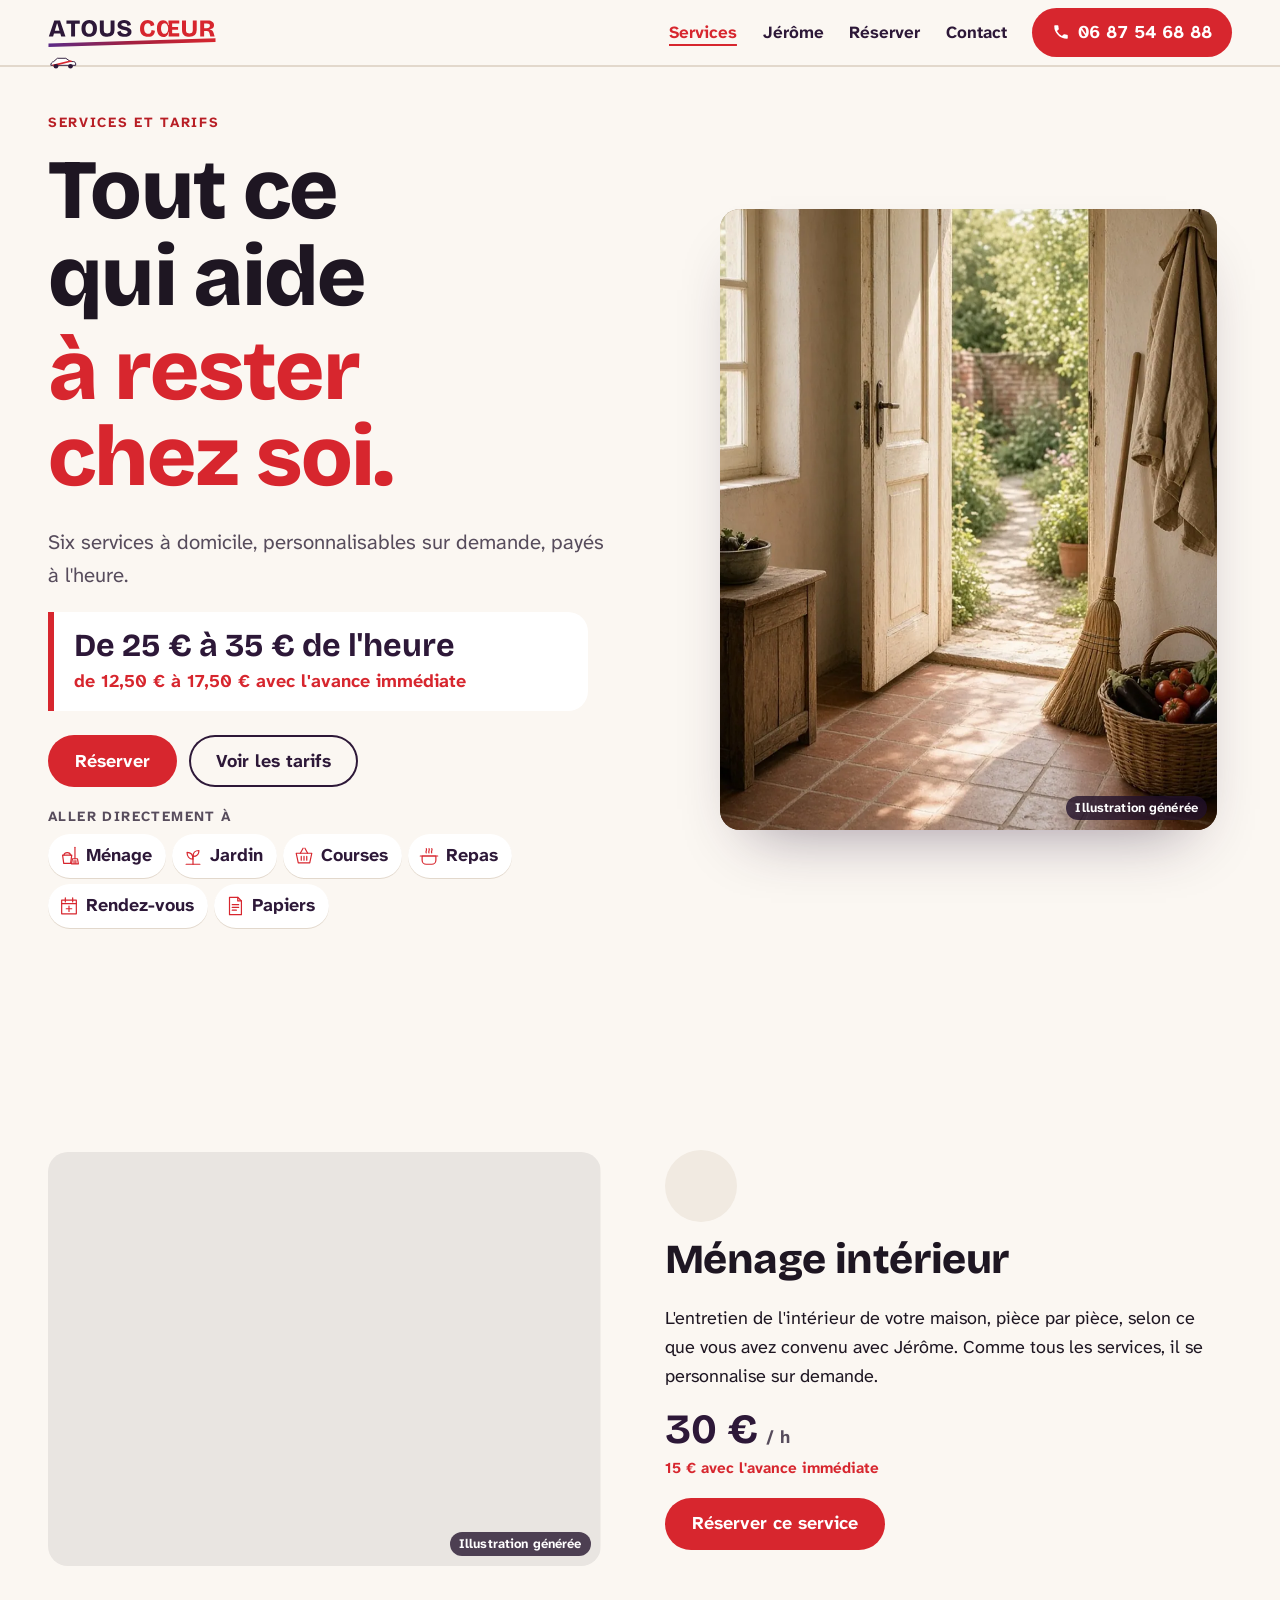
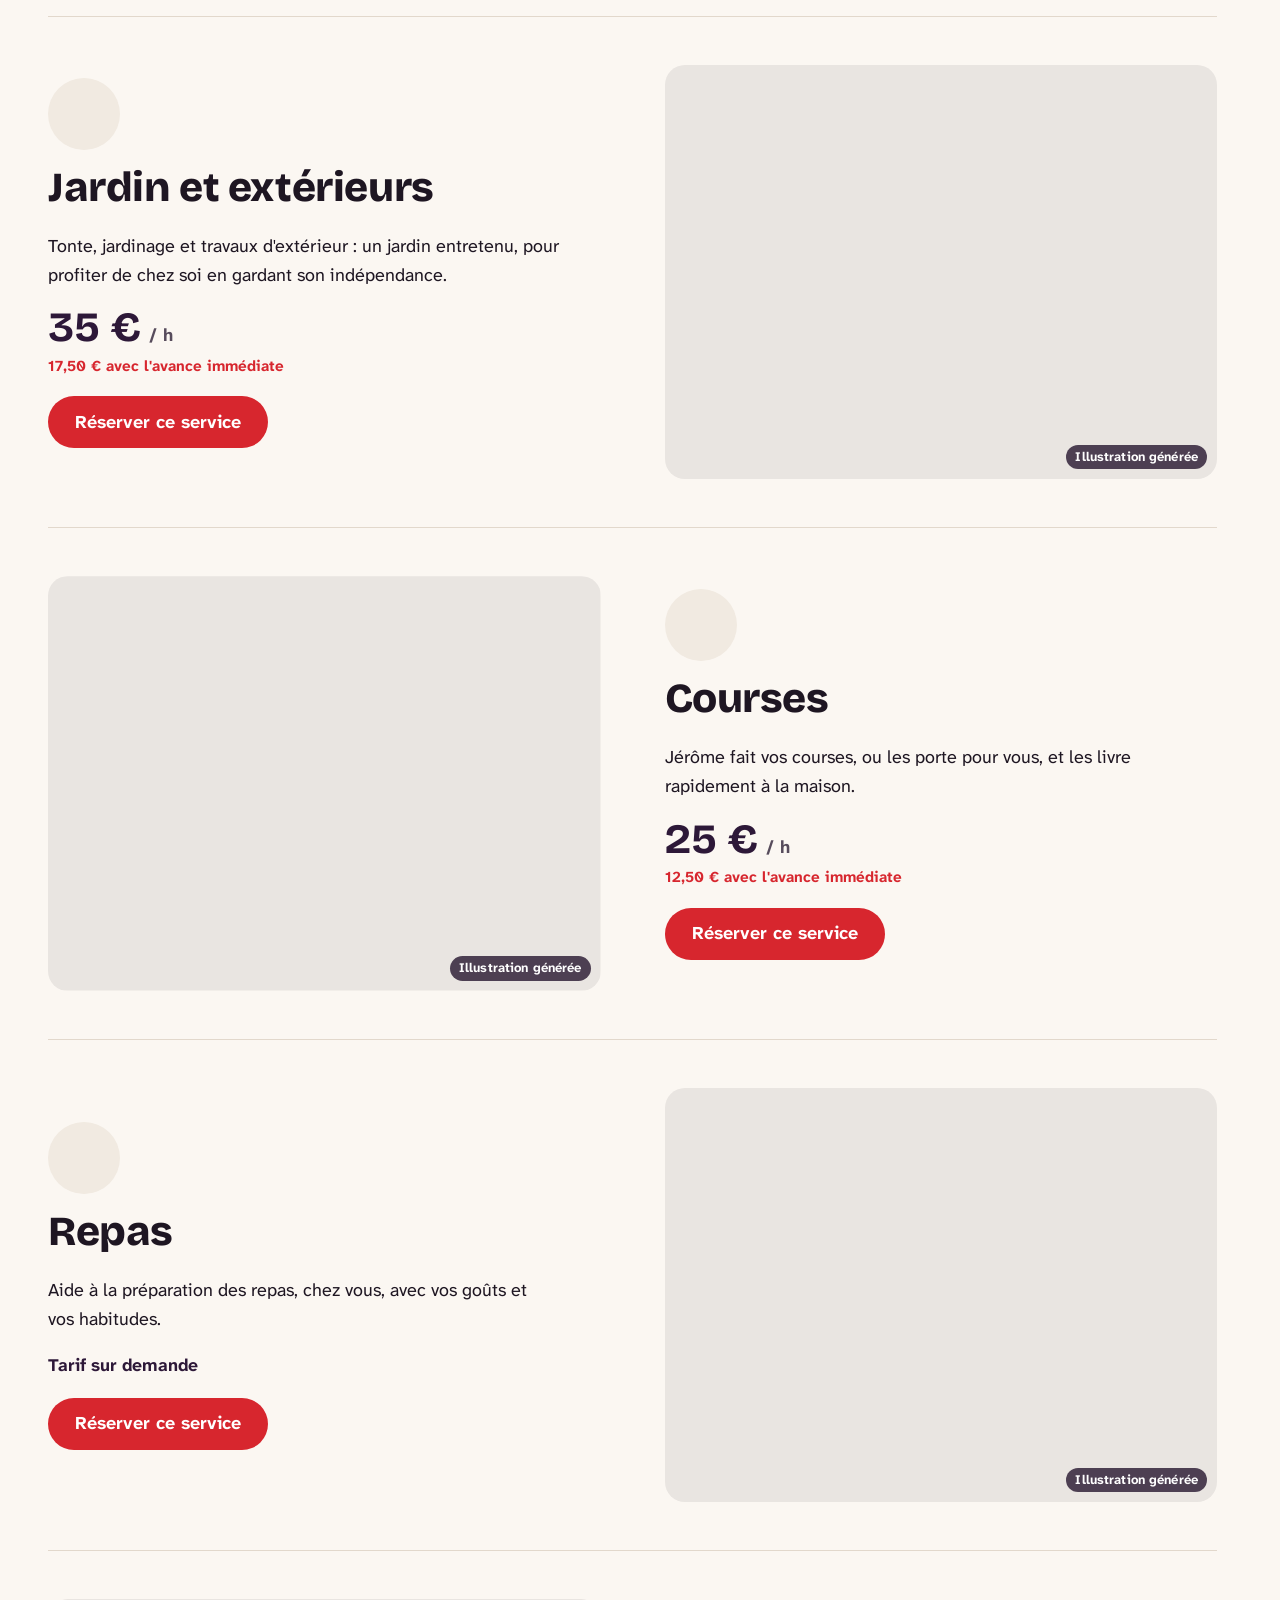
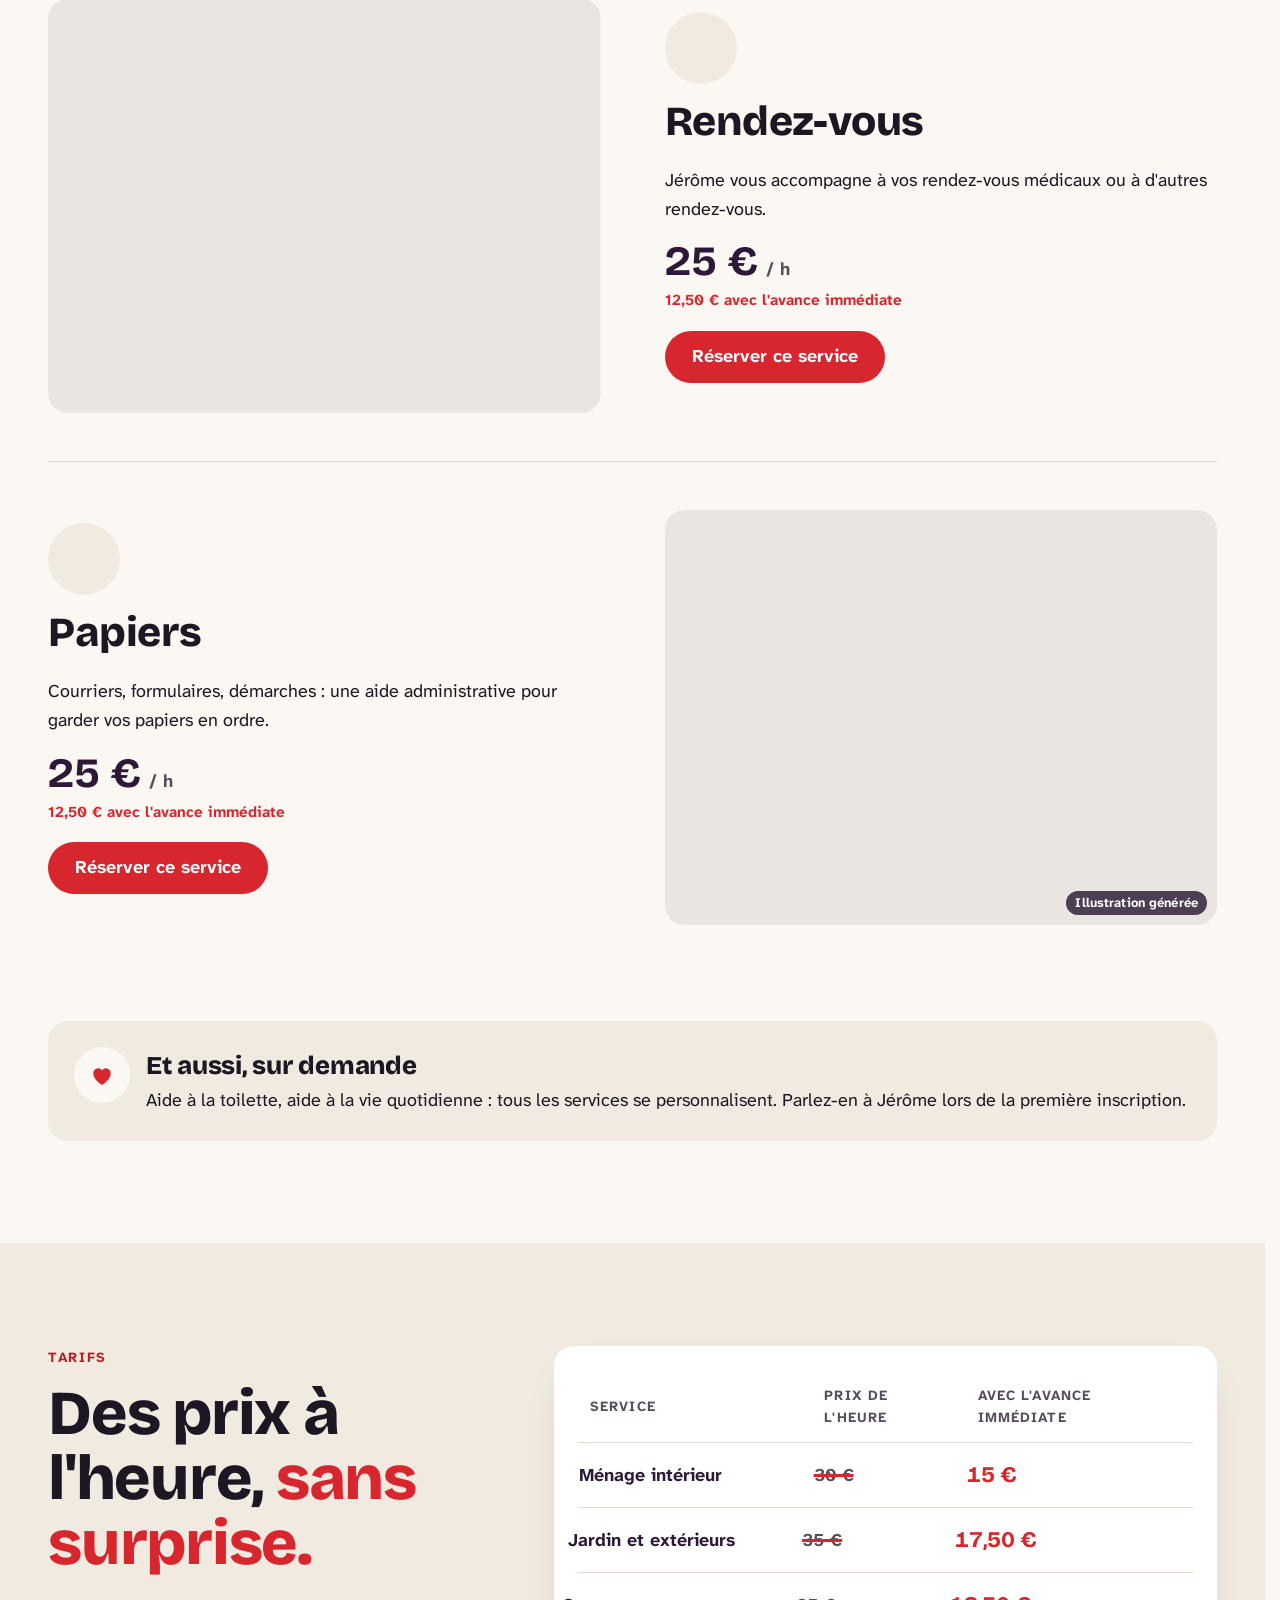
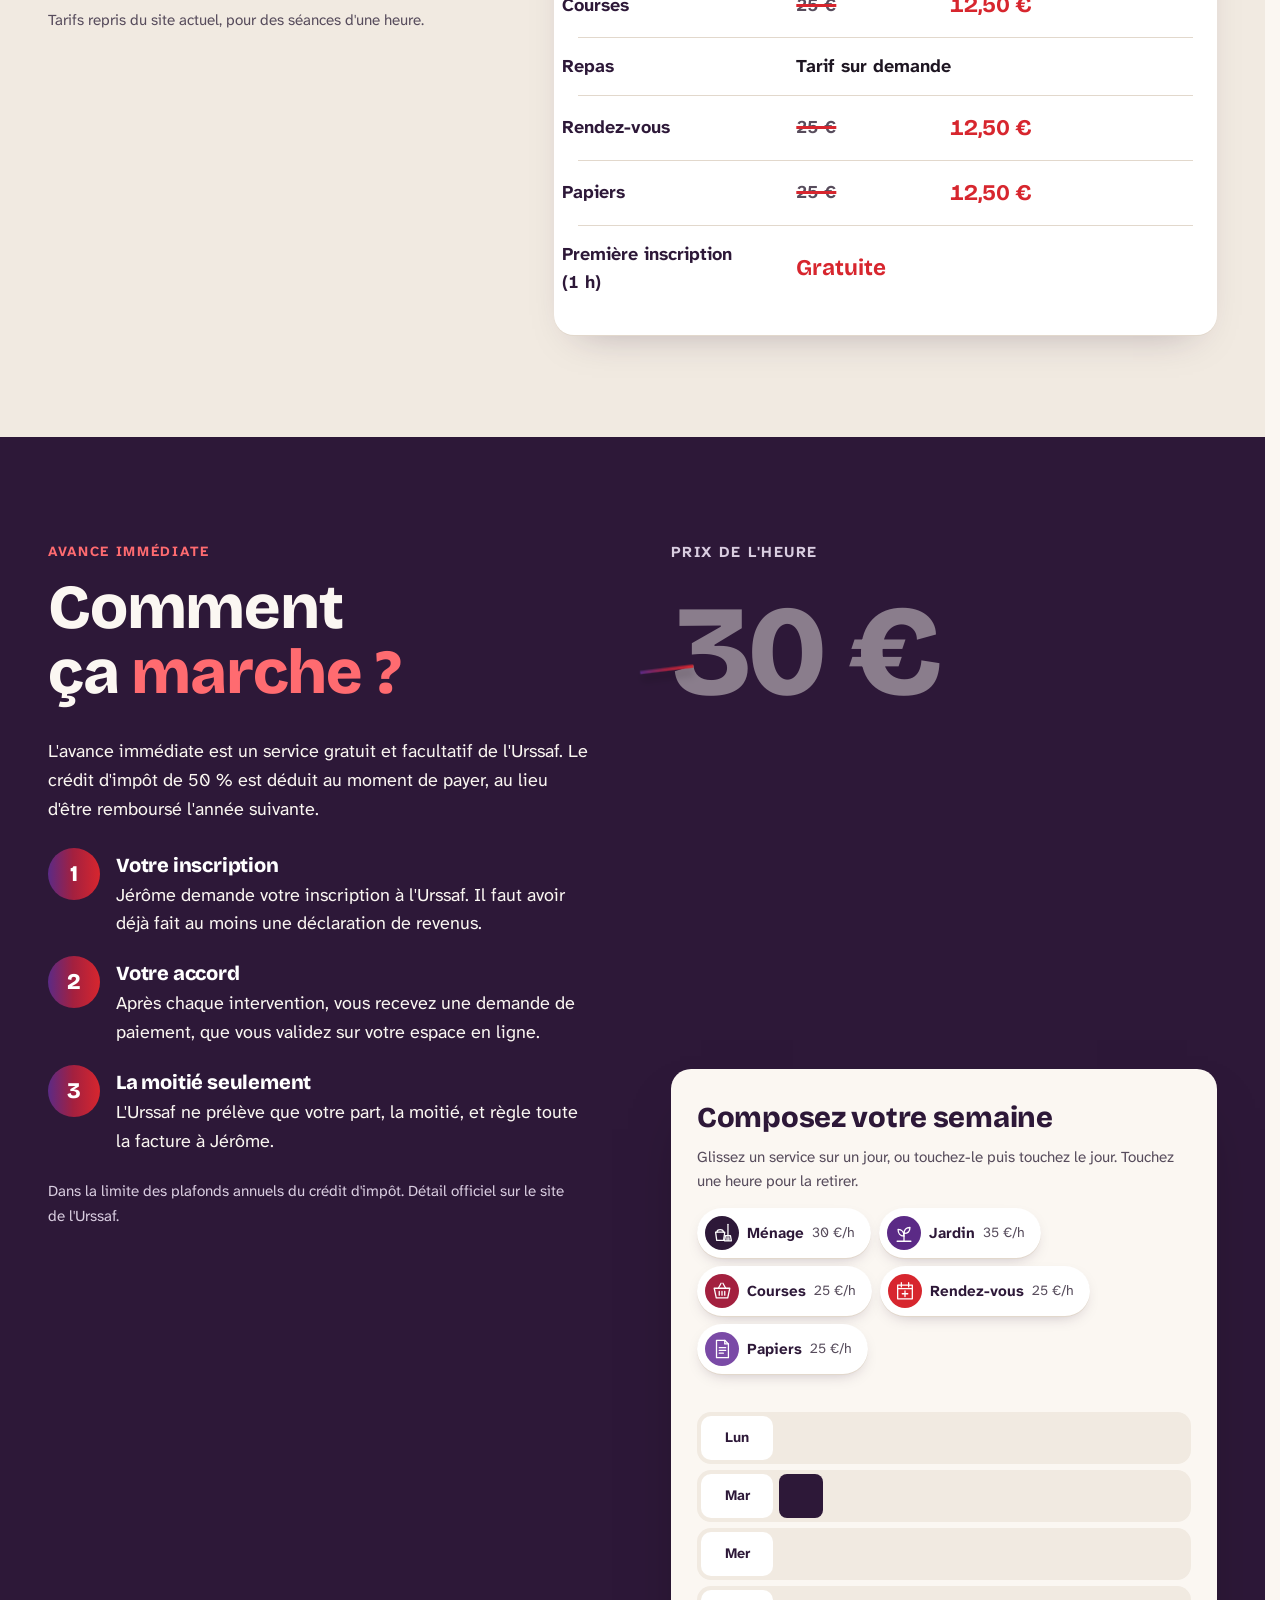
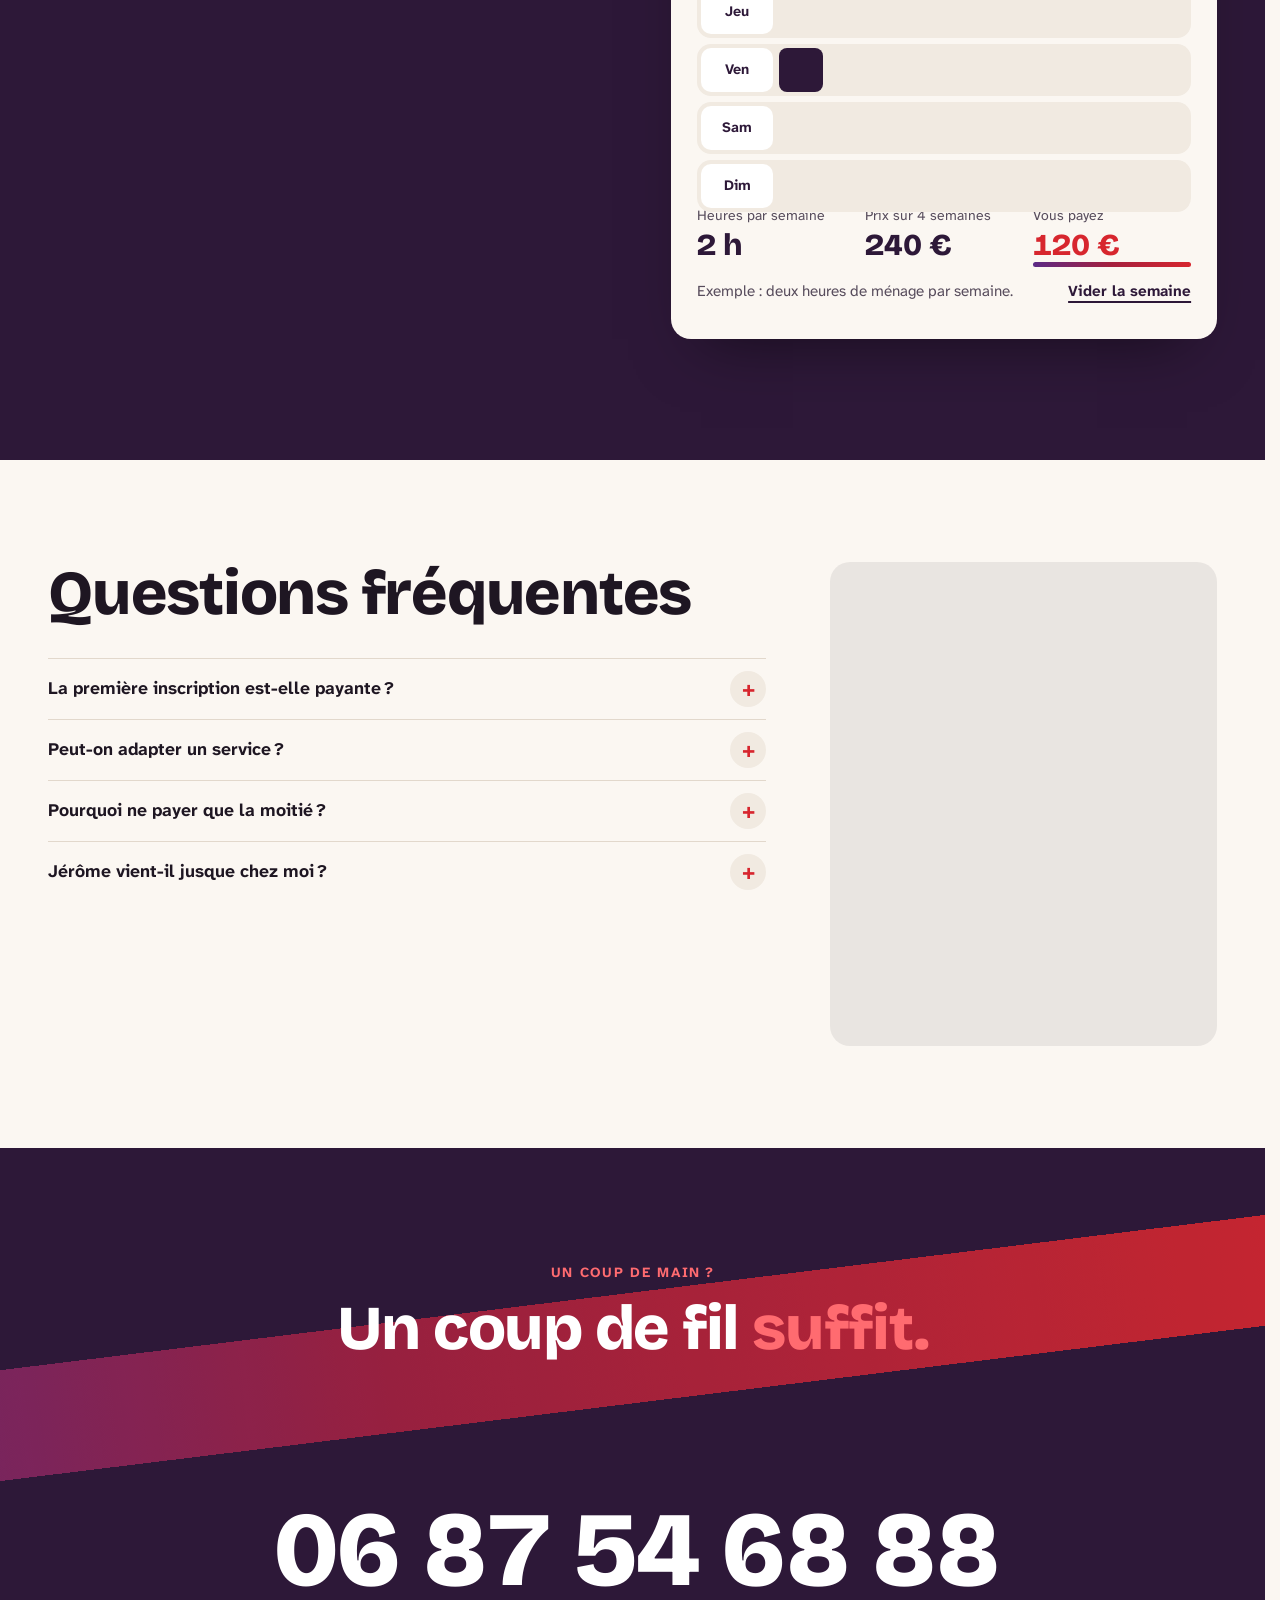
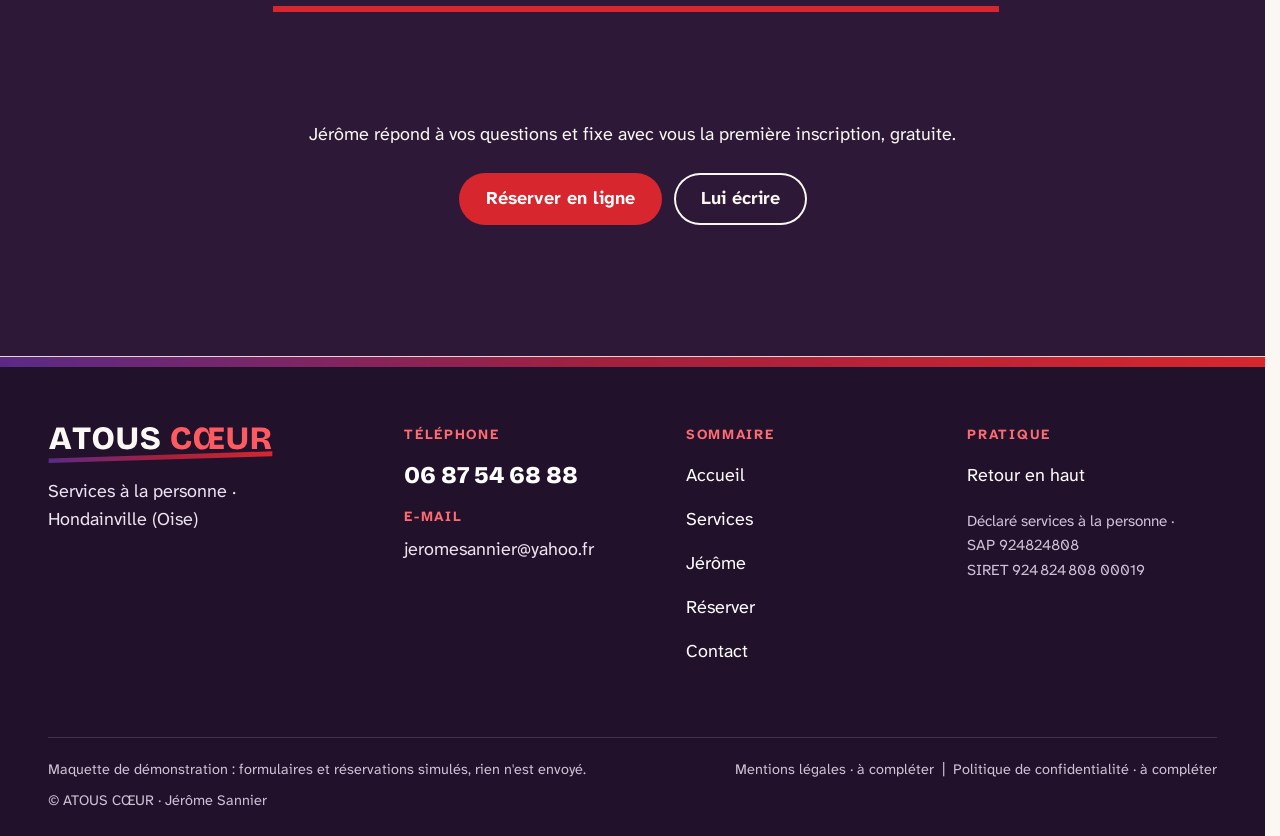
<file: services.html>
<!doctype html>
<html lang="fr" data-v="2">
<head>
<meta charset="utf-8">
<meta name="viewport" content="width=device-width, initial-scale=1, viewport-fit=cover">
<title>Services et tarifs · ATOUS CŒUR</title>
<meta name="description" content="Ménage 30 €, jardin 35 €, courses, rendez-vous et papiers 25 € de l&#39;heure, et la moitié seulement avec l&#39;avance immédiate de l&#39;Urssaf.">
<meta name="robots" content="noindex, nofollow">
<link rel="canonical" href="https://atouscoeurjerome-maquette.vercel.app/services">
<style>:root{--fond:#FBF7F2;--texte:#1E1622;--voile-fond:#2D1838;--ouverture-fond:#2D1838;--menu-fond:#2D1838}:root { --entete-h: 72px; --barres-h: 0px; } html { background: var(--fond); color: var(--texte); scrollbar-gutter: stable; } body { margin: 0; background: var(--fond); } html.js:not(.secours):not([data-arrivee="retour"]) [data-anime] { opacity: 0; } html.js:not(.secours):not([data-arrivee="retour"]) [data-anime].vu { opacity: 1; } [data-voile] { position: fixed; inset: 0; z-index: 900; background: var(--voile-fond); transform: translateY(100%); visibility: hidden; pointer-events: none; } html[data-arrivee="voile"]:not(.voile-leve):not(.secours) [data-voile] { transform: none; visibility: visible; } html.secours [data-voile] { visibility: hidden !important; } .ouverture-panneau { position: fixed; inset: 0; z-index: 850; display: none; place-content: center; justify-items: center; background: var(--ouverture-fond, var(--voile-fond)); color: var(--fond); text-align: center; } html.js[data-arrivee="intro"]:not(.secours):not(.intro-finie) .ouverture-panneau { display: grid; } html.defilement-bloque, html.defilement-bloque body, html.js[data-arrivee="intro"]:not(.secours):not(.intro-finie), html.js[data-arrivee="intro"]:not(.secours):not(.intro-finie) body, html[data-arrivee="voile"]:not(.voile-leve):not(.secours), html[data-arrivee="voile"]:not(.voile-leve):not(.secours) body { overflow: hidden; } html.js[data-arrivee="intro"]:not(.secours):not(.intro-finie) { background-color: var(--ouverture-fond, var(--voile-fond)); } html[data-arrivee="voile"]:not(.voile-leve):not(.secours) { background-color: var(--voile-fond); }</style>
<script>(function () {
var d = document.documentElement, ss = null, ls = null;
try { ss = window.sessionStorage; ls = window.localStorage; } catch (e) {}
d.classList.add('js');
var nav = performance.getEntriesByType ? performance.getEntriesByType('navigation')[0] : null;
var type = nav ? nav.type : 'navigate';
var depart = null;
try { depart = JSON.parse(ss.getItem('socle:depart') || 'null'); ss.removeItem('socle:depart'); } catch (e) {}
if (depart && !(Date.now() - depart.t < 15000)) depart = null;
var mode = type === 'back_forward' ? 'retour' : type === 'reload' ? 'intro' : depart ? 'voile' : 'intro';
d.setAttribute('data-arrivee', mode);
if (mode === 'voile' && depart.couleur) d.style.setProperty('--voile-fond', depart.couleur);
if (type === 'reload' && 'scrollRestoration' in history) {
history.scrollRestoration = 'manual';
}
try {
var choisie = ls && ls.getItem('socle:langue');
var langue = (d.lang || '').slice(0, 2);
if (choisie && choisie !== langue && type === 'navigate' && !depart) {
var alt = document.querySelector('link[rel="alternate"][hreflang="' + choisie + '"]');
if (alt) location.replace(new URL(alt.href).pathname + location.search + location.hash);
}
} catch (e) {}
setTimeout(function () { if (!d.classList.contains('demarre')) d.classList.add('secours'); }, 2000);
})();</script>
<link rel="preload" href="/assets/fonts/bricolage.woff2" as="font" type="font/woff2" crossorigin>
<link rel="preload" href="/assets/fonts/atkinson-400.woff2" as="font" type="font/woff2" crossorigin>
<link rel="stylesheet" href="/assets/css/socle.css?v=2">
<link rel="stylesheet" href="/assets/css/site.css?v=2">
<link rel="modulepreload" href="/assets/js/site.js?v=2">
<link rel="modulepreload" href="/assets/js/socle/index.js?v=2">
<script src="/assets/vendor/gsap.min.js" defer></script>
<script src="/assets/vendor/ScrollTrigger.min.js" defer></script>
<script src="/assets/vendor/SplitText.min.js" defer></script>
<script type="module" src="/assets/js/site.js?v=2"></script>
<meta name="theme-color" content="#FBF7F2">
<link rel="icon" href="/assets/images/favicon.svg" type="image/svg+xml">
<link rel="apple-touch-icon" href="/assets/images/apple-touch-icon.png">
<meta property="og:type" content="website">
<meta property="og:site_name" content="ATOUS CŒUR">
<meta property="og:locale" content="fr_FR">
<meta property="og:title" content="Services et tarifs · ATOUS CŒUR">
<meta property="og:description" content="Ménage 30 €, jardin 35 €, courses, rendez-vous et papiers 25 € de l&#39;heure, et la moitié seulement avec l&#39;avance immédiate de l&#39;Urssaf.">
<meta property="og:url" content="https://atouscoeurjerome-maquette.vercel.app/services">
<meta property="og:image" content="https://atouscoeurjerome-maquette.vercel.app/assets/partage/services-fr.jpg">
<meta property="og:image:width" content="1200">
<meta property="og:image:height" content="630">
<meta property="og:image:alt" content="Services et tarifs d&#39;ATOUS CŒUR">
<meta name="twitter:card" content="summary_large_image">
<script type="application/ld+json">{"@context":"https://schema.org","@type":"LocalBusiness","name":"ATOUS CŒUR","description":"Services à la personne à domicile : ménage, jardin, courses, aide aux repas, accompagnement aux rendez-vous, aide administrative.","url":"https://atouscoeurjerome-maquette.vercel.app/","telephone":"+33687546888","email":"jeromesannier@yahoo.fr","founder":{"@type":"Person","name":"Jérôme Sannier"},"foundingDate":"2022","address":{"@type":"PostalAddress","addressLocality":"Hondainville","addressRegion":"Oise","addressCountry":"FR"},"identifier":"SIRET 92482480800019","makesOffer":[{"@type":"Offer","name":"Ménage intérieur","price":"30","priceCurrency":"EUR","unitText":"heure"},{"@type":"Offer","name":"Entretien extérieur","price":"35","priceCurrency":"EUR","unitText":"heure"},{"@type":"Offer","name":"Rendez-vous médicaux ou autres","price":"25","priceCurrency":"EUR","unitText":"heure"},{"@type":"Offer","name":"Portage de courses","price":"25","priceCurrency":"EUR","unitText":"heure"},{"@type":"Offer","name":"Aide administrative","price":"25","priceCurrency":"EUR","unitText":"heure"}]}</script>
</head>
<body id="haut">
<div data-voile data-forme="glisse" aria-hidden="true"><span class="voile-biais voile-biais--haut"></span><span class="voile-biais voile-biais--bas"></span><span class="voile-bande"><i></i></span><div class="voile-contenu"><img src="/assets/images/logo-clair.svg" alt="" width="180" height="32"><span data-voile-libelle>Services</span></div></div>
<div class="ouverture-panneau" data-ouverture aria-hidden="true">
  <span class="ouverture-bande"><i></i></span>
  <div class="ouverture-marque" data-ouverture-objet>
    <p class="ouverture-nom"><span class="ouverture-mot">ATOUS</span> <span class="ouverture-mot ouverture-mot--rouge">CŒUR</span></p>
    <p class="ouverture-ligne">Services à la personne</p>
  </div>
</div>
<a class="evitement" href="#contenu">Aller au contenu</a>
<header data-entete>
  <div class="entete-rangee">
    <a class="entete-logo" href="/" aria-label="ATOUS CŒUR, accueil" data-libelle="Accueil">
      <img src="/assets/images/logo.svg" alt="" width="169" height="30">
    </a>
    <nav data-nav aria-label="Navigation principale">
      <ul><li><a href="/services" data-libelle="Services" aria-current="page">Services</a></li><li><a href="/jerome" data-libelle="Jérôme">Jérôme</a></li><li><a href="/reserver" data-libelle="Réserver">Réserver</a></li><li><a href="/contact" data-libelle="Contact">Contact</a></li></ul>
    </nav>
    <div class="entete-actions">
      <a class="bouton entete-tel" href="tel:+33687546888"><svg viewBox="0 0 24 24" width="18" height="18" aria-hidden="true"><path d="M6.6 10.8a15.1 15.1 0 0 0 6.6 6.6l2.2-2.2a1 1 0 0 1 1-.25 11.4 11.4 0 0 0 3.6.57 1 1 0 0 1 1 1V20a1 1 0 0 1-1 1A17 17 0 0 1 3 4a1 1 0 0 1 1-1h3.5a1 1 0 0 1 1 1c0 1.25.2 2.45.57 3.57a1 1 0 0 1-.25 1z" fill="currentColor"/></svg><span>06 87 54 68 88</span></a>
      <button type="button" data-menu-bouton aria-controls="menu" aria-expanded="false" data-libelle-ouvrir="Menu" data-libelle-fermer="Fermer"><span data-libelle-bouton>Menu</span></button>
      <a class="menu-sansjs" href="#menu" data-menu-lien>Menu</a>
    </div>
  </div>
  <div class="entete-route" aria-hidden="true" data-audit-ignorer data-superpose><span class="entete-voiture" data-effet="lecture" data-grille="fil"><svg viewBox="0 0 64 32" aria-hidden="true"><path d="M6 22c0-4 2-7 6-8l8-7h18l10 7h6c3 0 5 2 5 5v3z" fill="#fff" stroke="#2D1838" stroke-width="2" stroke-linejoin="round"/><path d="M9 21l40-10 3 3-40 10z" fill="#D7262E"/><circle cx="17" cy="24" r="5" fill="#2D1838"/><circle cx="48" cy="24" r="5" fill="#2D1838"/></svg></span></div>
</header>
<script>/* Avant le premier affichage : rangées de la navigation (même règle que ajusterNav dans assets/js/socle/entete.js)
   et hauteur réelle de l'en-tête, pour que rien ne saute quand le JavaScript du site prend la main. */
(function () {
  var h = document.documentElement, u = document.querySelector('[data-nav] ul'), e = document.querySelector('[data-entete]');
  if (u) {
    var deborde = function () { return u.scrollWidth > u.clientWidth + 1; }, c = deborde();
    if (c && window.matchMedia('(min-width: 900px)').matches) {
      h.classList.add('nav-deux-rangees'); c = deborde();
      if (c) { h.classList.add('nav-deux-lignes'); var a = u.querySelector('a'); c = !a || u.getBoundingClientRect().height > a.getBoundingClientRect().height * 2.5; }
      if (c) h.classList.remove('nav-deux-rangees', 'nav-deux-lignes');
    }
    if (c) h.classList.add('nav-compacte');
  }
  if (e) h.style.setProperty('--entete-h', Math.round(e.getBoundingClientRect().height) + 'px');
})();</script>
<span id="menu-ferme" aria-hidden="true"></span>
<div id="menu" data-menu role="dialog" aria-modal="true" aria-label="Menu">
  <p class="menu-sansjs-fermer"><a href="#menu-ferme">Fermer</a></p>
  <ul><li style="--i:0"><a href="/" class="menu-lien" data-libelle="Accueil">Accueil</a></li><li style="--i:1"><a href="/services" class="menu-lien" data-libelle="Services" aria-current="page">Services</a></li><li style="--i:2"><a href="/jerome" class="menu-lien" data-libelle="Jérôme">Jérôme</a></li><li style="--i:3"><a href="/reserver" class="menu-lien" data-libelle="Réserver">Réserver</a></li><li style="--i:4"><a href="/contact" class="menu-lien" data-libelle="Contact">Contact</a></li></ul>
  <p><a class="bouton" href="tel:+33687546888">Appeler 06 87 54 68 88</a></p>
</div>
<main id="contenu" tabindex="-1">
<section class="tete-scindee" id="debut">
  <div class="conteneur tete-scindee-grille">
    <div class="tete-scindee-texte">
      <p class="surtitre hero-anim">Services et tarifs</p>
      <h1 class="tete-titre"><span class="ligne-masque"><span class="hero-ligne">Tout ce qui aide</span></span> <span class="ligne-masque"><span class="hero-ligne"><em>à rester chez soi.</em></span></span></h1>
      <p class="tete-intro hero-anim">Six services à domicile, personnalisables sur demande, payés à l&#39;heure.</p>
      <p class="tete-fourchette hero-anim" data-info-cle><strong data-prix>De 25 € à 35 € de l&#39;heure</strong><span>de 12,50 € à 17,50 € avec l&#39;avance immédiate</span></p>
      <p class="tete-actions hero-anim"><a href="/reserver" class="bouton" data-libelle="Réserver" data-action-principale data-survol="magnetique">Réserver</a> <a class="bouton bouton--contour" href="#tarifs">Voir les tarifs</a></p>
      <nav class="puces-services hero-anim" aria-label="Aller directement à"><span>Aller directement à</span><a href="#menage"><svg class="picto picto--puce" viewBox="0 0 48 48" aria-hidden="true" focusable="false"><path d="M10 22h20l-2.5 18h-15z" pathLength="1"/><path d="M13 22c0-7 14-7 14 0" pathLength="1"/><path d="M37 5v25" pathLength="1"/><path d="M31.5 30h11l2 11h-15z" pathLength="1"/><path d="M35 34v6M39 34v6" pathLength="1"/></svg>Ménage</a><a href="#jardin"><svg class="picto picto--puce" viewBox="0 0 48 48" aria-hidden="true" focusable="false"><path d="M24 42V22" pathLength="1"/><path d="M24 31c-9 0-13-7-13-15 9 0 13 7 13 15z" pathLength="1"/><path d="M24 25c0-8 4-13 13-13 0 9-4 13-13 13z" pathLength="1"/><path d="M9 42h30" pathLength="1"/></svg>Jardin</a><a href="#courses"><svg class="picto picto--puce" viewBox="0 0 48 48" aria-hidden="true" focusable="false"><path d="M7 18h34l-4.5 21h-25z" pathLength="1"/><path d="M16 18l6-11" pathLength="1"/><path d="M32 18l-6-11" pathLength="1"/><path d="M18 25v8M24 25v8M30 25v8" pathLength="1"/></svg>Courses</a><a href="#repas"><svg class="picto picto--puce" viewBox="0 0 48 48" aria-hidden="true" focusable="false"><path d="M9 24h30v9a9 9 0 0 1-9 9H18a9 9 0 0 1-9-9z" pathLength="1"/><path d="M5 24h38" pathLength="1"/><path d="M18 17c-2.5-3 2.5-5 0-9" pathLength="1"/><path d="M24 17c-2.5-3 2.5-5 0-9" pathLength="1"/><path d="M30 17c-2.5-3 2.5-5 0-9" pathLength="1"/></svg>Repas</a><a href="#rendez-vous"><svg class="picto picto--puce" viewBox="0 0 48 48" aria-hidden="true" focusable="false"><path d="M8 11h32v30H8z" pathLength="1"/><path d="M8 19h32" pathLength="1"/><path d="M16 6v9M32 6v9" pathLength="1"/><path d="M24 24v12" pathLength="1"/><path d="M18 30h12" pathLength="1"/></svg>Rendez-vous</a><a href="#papiers"><svg class="picto picto--puce" viewBox="0 0 48 48" aria-hidden="true" focusable="false"><path d="M12 5h18l8 8v30H12z" pathLength="1"/><path d="M30 5v8h8" pathLength="1"/><path d="M18 21h14" pathLength="1"/><path d="M18 27h14" pathLength="1"/><path d="M18 33h9" pathLength="1"/></svg>Papiers</a></nav>
    </div>
    <div class="tete-scindee-visuel">
      <span class="tete-bande" data-superpose aria-hidden="true"><i data-effet="bande"></i></span>
      <figure class="media tete-media" data-grok data-iris-centre data-fx="parallaxe" data-fx-force="6" style="--apercu:url([data-uri]);--cadrage:48% 50%;aspect-ratio:4 / 5">
  <picture>
    <img src="/assets/images/grok/services-ouverture-1600.webp" srcset="/assets/images/grok/services-ouverture-1024.webp 1024w, /assets/images/grok/services-ouverture-1168.webp 1168w, /assets/images/grok/services-ouverture-1600.webp 1600w" sizes="(max-width: 760px) 100vw, 45vw" alt="Entrée d&#39;une maison de village, porte ouverte sur le jardin, panier de légumes" width="1600" height="2001" fetchpriority="high" loading="eager" decoding="async">
  </picture><figcaption class="mention-ia">Illustration générée</figcaption>
</figure>
    </div>
  </div>
</section>
<section class="liste-services" id="liste">
  <div class="conteneur">
    <h2 class="visuellement-cache">Les six services</h2>
    <article class="rangee" id="menage">
      <figure class="media rangee-media" data-grok data-anime="rideau" style="--cadrage:53% 51%;aspect-ratio:4 / 3">
  <picture>
    <img src="/assets/images/grok/menage-1168.webp" srcset="/assets/images/grok/menage-1168.webp 1168w" sizes="(max-width: 760px) 100vw, 50vw" alt="Cuisine de village fraîchement nettoyée, seau et balai posés près de la porte" width="1168" height="730" loading="lazy" decoding="async">
  </picture><figcaption class="mention-ia">Illustration générée</figcaption>
</figure>
      <div class="rangee-texte">
        <span class="service-picto service-picto--statique" data-effet="picto"><svg class="picto" viewBox="0 0 48 48" aria-hidden="true" focusable="false"><path d="M10 22h20l-2.5 18h-15z" pathLength="1"/><path d="M13 22c0-7 14-7 14 0" pathLength="1"/><path d="M37 5v25" pathLength="1"/><path d="M31.5 30h11l2 11h-15z" pathLength="1"/><path d="M35 34v6M39 34v6" pathLength="1"/></svg></span>
        <h3 data-anime="lignes">Ménage intérieur</h3>
        <p data-anime>L&#39;entretien de l&#39;intérieur de votre maison, pièce par pièce, selon ce que vous avez convenu avec Jérôme. Comme tous les services, il se personnalise sur demande.</p>
        <div data-anime><p class="prix" data-prix><strong>30 €</strong> <span class="prix-unite">/ h</span><span class="prix-avance">15 € avec l&#39;avance immédiate</span></p></div>
        <p data-anime><a href="/reserver?service=menage" class="bouton" data-libelle="Réserver" aria-label="Réserver ce service : Ménage intérieur">Réserver ce service</a></p>
      </div>
    </article><article class="rangee rangee--inverse" id="jardin">
      <figure class="media rangee-media" data-grok data-anime="rideau" style="--cadrage:47% 43%;aspect-ratio:4 / 3">
  <picture>
    <img src="/assets/images/grok/jardin-1168.webp" srcset="/assets/images/grok/jardin-1168.webp 1168w" sizes="(max-width: 760px) 100vw, 50vw" alt="Pelouse tondue, haie taillée et brouette d&#39;herbe coupée dans un jardin de village" width="1168" height="730" loading="lazy" decoding="async">
  </picture><figcaption class="mention-ia">Illustration générée</figcaption>
</figure>
      <div class="rangee-texte">
        <span class="service-picto service-picto--statique" data-effet="picto"><svg class="picto" viewBox="0 0 48 48" aria-hidden="true" focusable="false"><path d="M24 42V22" pathLength="1"/><path d="M24 31c-9 0-13-7-13-15 9 0 13 7 13 15z" pathLength="1"/><path d="M24 25c0-8 4-13 13-13 0 9-4 13-13 13z" pathLength="1"/><path d="M9 42h30" pathLength="1"/></svg></span>
        <h3 data-anime="lignes">Jardin et extérieurs</h3>
        <p data-anime>Tonte, jardinage et travaux d&#39;extérieur : un jardin entretenu, pour profiter de chez soi en gardant son indépendance.</p>
        <div data-anime><p class="prix" data-prix><strong>35 €</strong> <span class="prix-unite">/ h</span><span class="prix-avance">17,50 € avec l&#39;avance immédiate</span></p></div>
        <p data-anime><a href="/reserver?service=jardin" class="bouton" data-libelle="Réserver" aria-label="Réserver ce service : Jardin et extérieurs">Réserver ce service</a></p>
      </div>
    </article><article class="rangee" id="courses">
      <figure class="media rangee-media" data-grok data-anime="rideau" style="--cadrage:43% 46%;aspect-ratio:4 / 3">
  <picture>
    <img src="/assets/images/grok/courses-1168.webp" srcset="/assets/images/grok/courses-1168.webp 1168w" sizes="(max-width: 760px) 100vw, 50vw" alt="Deux sacs de courses posés sur la table de la cuisine, pain, poireaux et pommes" width="1168" height="730" loading="lazy" decoding="async">
  </picture><figcaption class="mention-ia">Illustration générée</figcaption>
</figure>
      <div class="rangee-texte">
        <span class="service-picto service-picto--statique" data-effet="picto"><svg class="picto" viewBox="0 0 48 48" aria-hidden="true" focusable="false"><path d="M7 18h34l-4.5 21h-25z" pathLength="1"/><path d="M16 18l6-11" pathLength="1"/><path d="M32 18l-6-11" pathLength="1"/><path d="M18 25v8M24 25v8M30 25v8" pathLength="1"/></svg></span>
        <h3 data-anime="lignes">Courses</h3>
        <p data-anime>Jérôme fait vos courses, ou les porte pour vous, et les livre rapidement à la maison.</p>
        <div data-anime><p class="prix" data-prix><strong>25 €</strong> <span class="prix-unite">/ h</span><span class="prix-avance">12,50 € avec l&#39;avance immédiate</span></p></div>
        <p data-anime><a href="/reserver?service=courses" class="bouton" data-libelle="Réserver" aria-label="Réserver ce service : Courses">Réserver ce service</a></p>
      </div>
    </article><article class="rangee rangee--inverse" id="repas">
      <figure class="media rangee-media" data-grok data-anime="rideau" style="--cadrage:44% 50%;aspect-ratio:4 / 3">
  <picture>
    <img src="/assets/images/grok/repas-1168.webp" srcset="/assets/images/grok/repas-1168.webp 1168w" sizes="(max-width: 760px) 100vw, 50vw" alt="Une soupe de légumes qui mijote dans une cocotte émaillée" width="1168" height="730" loading="lazy" decoding="async">
  </picture><figcaption class="mention-ia">Illustration générée</figcaption>
</figure>
      <div class="rangee-texte">
        <span class="service-picto service-picto--statique" data-effet="picto"><svg class="picto" viewBox="0 0 48 48" aria-hidden="true" focusable="false"><path d="M9 24h30v9a9 9 0 0 1-9 9H18a9 9 0 0 1-9-9z" pathLength="1"/><path d="M5 24h38" pathLength="1"/><path d="M18 17c-2.5-3 2.5-5 0-9" pathLength="1"/><path d="M24 17c-2.5-3 2.5-5 0-9" pathLength="1"/><path d="M30 17c-2.5-3 2.5-5 0-9" pathLength="1"/></svg></span>
        <h3 data-anime="lignes">Repas</h3>
        <p data-anime>Aide à la préparation des repas, chez vous, avec vos goûts et vos habitudes.</p>
        <div data-anime><p class="prix prix--demande" data-prix>Tarif sur demande</p></div>
        <p data-anime><a href="/reserver?service=repas" class="bouton" data-libelle="Réserver" aria-label="Réserver ce service : Repas">Réserver ce service</a></p>
      </div>
    </article><article class="rangee" id="rendez-vous">
      <figure class="media rangee-media" data-anime="rideau" style="--cadrage:50% 55%;aspect-ratio:4 / 3">
  <picture>
    <img src="/assets/images/rendez-vous-1168.webp" srcset="/assets/images/rendez-vous-1168.webp 1168w" sizes="(max-width: 760px) 100vw, 50vw" alt="La voiture d&#39;ATOUS CŒUR devant un pôle santé, pour un accompagnement à un rendez-vous" width="1168" height="730" loading="lazy" decoding="async">
  </picture>
</figure>
      <div class="rangee-texte">
        <span class="service-picto service-picto--statique" data-effet="picto"><svg class="picto" viewBox="0 0 48 48" aria-hidden="true" focusable="false"><path d="M8 11h32v30H8z" pathLength="1"/><path d="M8 19h32" pathLength="1"/><path d="M16 6v9M32 6v9" pathLength="1"/><path d="M24 24v12" pathLength="1"/><path d="M18 30h12" pathLength="1"/></svg></span>
        <h3 data-anime="lignes">Rendez-vous</h3>
        <p data-anime>Jérôme vous accompagne à vos rendez-vous médicaux ou à d&#39;autres rendez-vous.</p>
        <div data-anime><p class="prix" data-prix><strong>25 €</strong> <span class="prix-unite">/ h</span><span class="prix-avance">12,50 € avec l&#39;avance immédiate</span></p></div>
        <p data-anime><a href="/reserver?service=rendez-vous" class="bouton" data-libelle="Réserver" aria-label="Réserver ce service : Rendez-vous">Réserver ce service</a></p>
      </div>
    </article><article class="rangee rangee--inverse" id="papiers">
      <figure class="media rangee-media" data-grok data-anime="rideau" style="--cadrage:48% 50%;aspect-ratio:4 / 3">
  <picture>
    <img src="/assets/images/grok/papiers-1168.webp" srcset="/assets/images/grok/papiers-1168.webp 1168w" sizes="(max-width: 760px) 100vw, 50vw" alt="Dossier fermé, enveloppes et lunettes rangés sur la table, près d&#39;une tasse de thé" width="1168" height="730" loading="lazy" decoding="async">
  </picture><figcaption class="mention-ia">Illustration générée</figcaption>
</figure>
      <div class="rangee-texte">
        <span class="service-picto service-picto--statique" data-effet="picto"><svg class="picto" viewBox="0 0 48 48" aria-hidden="true" focusable="false"><path d="M12 5h18l8 8v30H12z" pathLength="1"/><path d="M30 5v8h8" pathLength="1"/><path d="M18 21h14" pathLength="1"/><path d="M18 27h14" pathLength="1"/><path d="M18 33h9" pathLength="1"/></svg></span>
        <h3 data-anime="lignes">Papiers</h3>
        <p data-anime>Courriers, formulaires, démarches : une aide administrative pour garder vos papiers en ordre.</p>
        <div data-anime><p class="prix" data-prix><strong>25 €</strong> <span class="prix-unite">/ h</span><span class="prix-avance">12,50 € avec l&#39;avance immédiate</span></p></div>
        <p data-anime><a href="/reserver?service=papiers" class="bouton" data-libelle="Réserver" aria-label="Réserver ce service : Papiers">Réserver ce service</a></p>
      </div>
    </article>
    <aside class="aussi" data-anime>
      <span class="aussi-picto" aria-hidden="true"><svg class="coche-coeur" viewBox="0 0 48 48" aria-hidden="true" focusable="false"><path d="M24 41s-15-9-15-20a8 8 0 0 1 15-4 8 8 0 0 1 15 4c0 11-15 20-15 20z" pathLength="1"/></svg></span>
      <div><h3>Et aussi, sur demande</h3><p>Aide à la toilette, aide à la vie quotidienne : tous les services se personnalisent. Parlez-en à Jérôme lors de la première inscription.</p></div>
    </aside>
  </div>
</section>
<section class="tarifs theme-lin" id="tarifs">
  <div class="conteneur tarifs-grille">
    <header class="section-tete">
      <p class="surtitre" data-anime>Tarifs</p>
      <h2 data-anime="lignes">Des prix à l&#39;heure, <em>sans surprise.</em></h2>
      <p class="note" data-anime>Tarifs repris du site actuel, pour des séances d&#39;une heure.</p>
    </header>
    <div class="tarifs-tableau" data-visuel data-effet="tarifs">
      <table>
        <thead><tr><th scope="col">Service</th><th scope="col">Prix de l&#39;heure</th><th scope="col">Avec l&#39;avance immédiate</th></tr></thead>
        <tbody>
          <tr><th scope="row">Ménage intérieur</th><td data-prix><s>30 €</s></td><td data-prix><strong>15 €</strong></td></tr><tr><th scope="row">Jardin et extérieurs</th><td data-prix><s>35 €</s></td><td data-prix><strong>17,50 €</strong></td></tr><tr><th scope="row">Courses</th><td data-prix><s>25 €</s></td><td data-prix><strong>12,50 €</strong></td></tr><tr><th scope="row">Repas</th><td colspan="2" data-prix>Tarif sur demande</td></tr><tr><th scope="row">Rendez-vous</th><td data-prix><s>25 €</s></td><td data-prix><strong>12,50 €</strong></td></tr><tr><th scope="row">Papiers</th><td data-prix><s>25 €</s></td><td data-prix><strong>12,50 €</strong></td></tr>
          <tr class="tarifs-gratuit"><th scope="row">Première inscription (1 h)</th><td colspan="2" data-prix><strong>Gratuite</strong></td></tr>
        </tbody>
      </table>
    </div>
  </div>
</section>
<section class="avance theme-sombre" id="avance">
  <div class="conteneur avance-grille">
    <div class="avance-texte">
      <p class="surtitre" data-anime>Avance immédiate</p>
      <h2 data-anime="lignes">Comment ça <em>marche ?</em></h2>
      <p data-anime>L&#39;avance immédiate est un service gratuit et facultatif de l&#39;Urssaf. Le crédit d&#39;impôt de 50 % est déduit au moment de payer, au lieu d&#39;être remboursé l&#39;année suivante.</p>
      <ol class="pas" role="list" data-anime="cascade">
        <li><span class="pas-num">1</span><div><h3>Votre inscription</h3><p>Jérôme demande votre inscription à l&#39;Urssaf. Il faut avoir déjà fait au moins une déclaration de revenus.</p></div></li><li><span class="pas-num">2</span><div><h3>Votre accord</h3><p>Après chaque intervention, vous recevez une demande de paiement, que vous validez sur votre espace en ligne.</p></div></li><li><span class="pas-num">3</span><div><h3>La moitié seulement</h3><p>L&#39;Urssaf ne prélève que votre part, la moitié, et règle toute la facture à Jérôme.</p></div></li>
      </ol>
      <p class="note" data-anime>Dans la limite des plafonds annuels du crédit d&#39;impôt. Détail officiel sur le site de l&#39;Urssaf.</p>
    </div>
    <div class="avance-visuel" data-visuel data-effet="prix-coupe">
      <p class="visuellement-cache">Ménage : 30 € de l&#39;heure, 15 € avec l&#39;avance immédiate.</p>
      <div class="coupe" aria-hidden="true">
        <div class="coupe-avant"><span class="coupe-libelle">Prix de l&#39;heure</span><span class="coupe-cadre"><span class="coupe-prix">30 €</span><span class="coupe-bande" data-superpose><i></i></span></span></div>
        <div class="coupe-apres"><span class="coupe-libelle">Vous payez</span><span class="coupe-nouveau">15 €</span></div>
      </div>
      <div class="composeur" data-composeur data-effet="composeur" data-grille="manipuler" aria-labelledby="compo-services" data-t-plein="Quatre heures au plus par jour dans cette démonstration." data-t-ajoute="{service} ajouté le {jour}." data-t-retire="{service} retiré du {jour}." data-t-vide="Semaine vidée." data-t-ajouter="Ajouter {service} le {jour}" data-t-retirer="Retirer {service} du {jour}">
  <div class="composeur-tete">
    <p class="composeur-titre" id="compo-services">Composez votre semaine</p>
    <p class="composeur-aide">Glissez un service sur un jour, ou touchez-le puis touchez le jour. Touchez une heure pour la retirer.</p>
  </div>
  <div class="composeur-jetons" role="group" aria-label="Services à placer">
    <button type="button" class="jeton" data-jeton="menage" data-prix="30" data-nom="Ménage" data-mini="Ménage" aria-pressed="false" style="--t:var(--t1)"><span class="jeton-picto"><svg class="picto picto--jeton" viewBox="0 0 48 48" aria-hidden="true" focusable="false"><path d="M10 22h20l-2.5 18h-15z" pathLength="1"/><path d="M13 22c0-7 14-7 14 0" pathLength="1"/><path d="M37 5v25" pathLength="1"/><path d="M31.5 30h11l2 11h-15z" pathLength="1"/><path d="M35 34v6M39 34v6" pathLength="1"/></svg></span><span class="jeton-nom">Ménage</span><span class="jeton-prix">30 €/h</span></button><button type="button" class="jeton" data-jeton="jardin" data-prix="35" data-nom="Jardin" data-mini="Jardin" aria-pressed="false" style="--t:var(--t2)"><span class="jeton-picto"><svg class="picto picto--jeton" viewBox="0 0 48 48" aria-hidden="true" focusable="false"><path d="M24 42V22" pathLength="1"/><path d="M24 31c-9 0-13-7-13-15 9 0 13 7 13 15z" pathLength="1"/><path d="M24 25c0-8 4-13 13-13 0 9-4 13-13 13z" pathLength="1"/><path d="M9 42h30" pathLength="1"/></svg></span><span class="jeton-nom">Jardin</span><span class="jeton-prix">35 €/h</span></button><button type="button" class="jeton" data-jeton="courses" data-prix="25" data-nom="Courses" data-mini="Courses" aria-pressed="false" style="--t:var(--t3)"><span class="jeton-picto"><svg class="picto picto--jeton" viewBox="0 0 48 48" aria-hidden="true" focusable="false"><path d="M7 18h34l-4.5 21h-25z" pathLength="1"/><path d="M16 18l6-11" pathLength="1"/><path d="M32 18l-6-11" pathLength="1"/><path d="M18 25v8M24 25v8M30 25v8" pathLength="1"/></svg></span><span class="jeton-nom">Courses</span><span class="jeton-prix">25 €/h</span></button><button type="button" class="jeton" data-jeton="rendez-vous" data-prix="25" data-nom="Rendez-vous" data-mini="RDV" aria-pressed="false" style="--t:var(--t4)"><span class="jeton-picto"><svg class="picto picto--jeton" viewBox="0 0 48 48" aria-hidden="true" focusable="false"><path d="M8 11h32v30H8z" pathLength="1"/><path d="M8 19h32" pathLength="1"/><path d="M16 6v9M32 6v9" pathLength="1"/><path d="M24 24v12" pathLength="1"/><path d="M18 30h12" pathLength="1"/></svg></span><span class="jeton-nom">Rendez-vous</span><span class="jeton-prix">25 €/h</span></button><button type="button" class="jeton" data-jeton="papiers" data-prix="25" data-nom="Papiers" data-mini="Papiers" aria-pressed="false" style="--t:var(--t5)"><span class="jeton-picto"><svg class="picto picto--jeton" viewBox="0 0 48 48" aria-hidden="true" focusable="false"><path d="M12 5h18l8 8v30H12z" pathLength="1"/><path d="M30 5v8h8" pathLength="1"/><path d="M18 21h14" pathLength="1"/><path d="M18 27h14" pathLength="1"/><path d="M18 33h9" pathLength="1"/></svg></span><span class="jeton-nom">Papiers</span><span class="jeton-prix">25 €/h</span></button>
  </div>
  <ol class="composeur-semaine" role="list" aria-label="Votre semaine">
    <li class="jour" data-jour="0" data-nom-jour="Lundi">
      <button type="button" class="jour-cible"><span class="jour-court" aria-hidden="true">Lun</span><span class="visuellement-cache">Lundi</span></button>
      <div class="jour-pile"></div>
    </li><li class="jour" data-jour="1" data-nom-jour="Mardi">
      <button type="button" class="jour-cible"><span class="jour-court" aria-hidden="true">Mar</span><span class="visuellement-cache">Mardi</span></button>
      <div class="jour-pile"><button type="button" class="bloc" data-service="menage" style="--t:var(--t1)" aria-label="Retirer Ménage du mardi"><span>Ménage</span></button></div>
    </li><li class="jour" data-jour="2" data-nom-jour="Mercredi">
      <button type="button" class="jour-cible"><span class="jour-court" aria-hidden="true">Mer</span><span class="visuellement-cache">Mercredi</span></button>
      <div class="jour-pile"></div>
    </li><li class="jour" data-jour="3" data-nom-jour="Jeudi">
      <button type="button" class="jour-cible"><span class="jour-court" aria-hidden="true">Jeu</span><span class="visuellement-cache">Jeudi</span></button>
      <div class="jour-pile"></div>
    </li><li class="jour" data-jour="4" data-nom-jour="Vendredi">
      <button type="button" class="jour-cible"><span class="jour-court" aria-hidden="true">Ven</span><span class="visuellement-cache">Vendredi</span></button>
      <div class="jour-pile"><button type="button" class="bloc" data-service="menage" style="--t:var(--t1)" aria-label="Retirer Ménage du vendredi"><span>Ménage</span></button></div>
    </li><li class="jour" data-jour="5" data-nom-jour="Samedi">
      <button type="button" class="jour-cible"><span class="jour-court" aria-hidden="true">Sam</span><span class="visuellement-cache">Samedi</span></button>
      <div class="jour-pile"></div>
    </li><li class="jour" data-jour="6" data-nom-jour="Dimanche">
      <button type="button" class="jour-cible"><span class="jour-court" aria-hidden="true">Dim</span><span class="visuellement-cache">Dimanche</span></button>
      <div class="jour-pile"></div>
    </li>
  </ol>
  <dl class="composeur-totaux" aria-live="polite">
    <div><dt>Heures par semaine</dt><dd data-c="heures">2 h</dd></div>
    <div><dt>Prix sur 4 semaines</dt><dd data-c="total">240 €</dd></div>
    <div class="composeur-vous"><dt>Vous payez</dt><dd data-c="vous"><span class="composeur-barre" aria-hidden="true"></span>120 €</dd></div>
  </dl>
  <p class="composeur-pied"><span data-c="message" role="status">Exemple : deux heures de ménage par semaine.</span> <button type="button" class="lien-fleche composeur-vider" data-vider>Vider la semaine</button></p>
</div>
    </div>
  </div>
</section>
<section class="faq" id="faq">
  <div class="conteneur faq-grille">
    <div>
      <h2 data-anime="lignes">Questions fréquentes</h2>
      <details class="faq-item" data-anime><summary>La première inscription est-elle payante ?</summary><p>Non : la première inscription, d&#39;une heure, est gratuite.</p></details><details class="faq-item" data-anime><summary>Peut-on adapter un service ?</summary><p>Oui, tous les services sont personnalisables sur demande.</p></details><details class="faq-item" data-anime><summary>Pourquoi ne payer que la moitié ?</summary><p>Les services à la personne ouvrent droit à un crédit d&#39;impôt de 50 %. Avec l&#39;avance immédiate de l&#39;Urssaf, il est déduit tout de suite, sous conditions.</p></details><details class="faq-item" data-anime><summary>Jérôme vient-il jusque chez moi ?</summary><p>ATOUS CŒUR est installée à Hondainville, dans l&#39;Oise. Appelez Jérôme au 06 87 54 68 88 pour en parler.</p></details>
    </div>
    <figure class="media faq-media" data-fx="zoom" style="--cadrage:40% 55%;aspect-ratio:4 / 5">
  <picture>
    <img src="/assets/images/route-1600.webp" srcset="/assets/images/route-1024.webp 1024w, /assets/images/route-1168.webp 1168w, /assets/images/route-1600.webp 1600w" sizes="(max-width: 760px) 100vw, 40vw" alt="La voiture d&#39;ATOUS CŒUR sur un chemin de campagne, près d&#39;une longère, entre les saules" width="1600" height="1200" loading="lazy" decoding="async">
  </picture>
</figure>
  </div>
</section>
<section class="appel" id="appel">
  <span class="appel-bande" data-visuel aria-hidden="true"><i data-effet="bande"></i></span>
  <div class="conteneur appel-grille">
    <p class="surtitre" data-anime>Un coup de main ?</p>
    <h2 data-anime="lignes">Un coup de fil <em>suffit.</em></h2>
    <p class="appel-tel" data-anime><a href="tel:+33687546888" data-survol="magnetique">06 87 54 68 88</a></p>
    <p data-anime>Jérôme répond à vos questions et fixe avec vous la première inscription, gratuite.</p>
    <p class="appel-actions" data-anime><a href="/reserver" class="bouton" data-libelle="Réserver" data-survol="magnetique">Réserver en ligne</a> <a href="/contact#ecrire" class="bouton bouton--contour" data-libelle="Contact">Lui écrire</a></p>
  </div>
</section>
</main>
<footer class="pied" id="pied">
  <div class="pied-bande" aria-hidden="true"></div>
  <div class="conteneur pied-grille">
    <div class="pied-marque">
      <img src="/assets/images/logo-clair.svg" alt="ATOUS CŒUR" width="225" height="40" loading="lazy">
      <p>Services à la personne · Hondainville (Oise)</p>
    </div>
    <div>
      <p class="pied-titre">Téléphone</p>
      <p><a class="pied-tel" href="tel:+33687546888">06 87 54 68 88</a></p>
      <p class="pied-titre">E-mail</p>
      <p class="pied-email">jeromesannier@yahoo.fr</p>
    </div>
    <nav aria-label="Sommaire">
      <p class="pied-titre">Sommaire</p>
      <ul><li><a href="/" data-libelle="Accueil">Accueil</a></li><li><a href="/services" data-libelle="Services" aria-current="page">Services</a></li><li><a href="/jerome" data-libelle="Jérôme">Jérôme</a></li><li><a href="/reserver" data-libelle="Réserver">Réserver</a></li><li><a href="/contact" data-libelle="Contact">Contact</a></li></ul>
    </nav>
    <div>
      <p class="pied-titre">Pratique</p>
      <ul>
        <li><a href="#haut" data-sans-transition>Retour en haut</a></li>
      </ul>
      <p class="pied-legal">Déclaré services à la personne · SAP 924824808<br>SIRET 924 824 808 00019</p>
    </div>
  </div>
  <div class="conteneur pied-bas"><p>Maquette de démonstration : formulaires et réservations simulés, rien n&#39;est envoyé.</p><p>Mentions légales · à compléter &nbsp;|&nbsp; Politique de confidentialité · à compléter</p><p>© ATOUS CŒUR · Jérôme Sannier</p></div>
</footer>
<div data-barre-fixe>
  <a class="bouton bouton--sombre" href="tel:+33687546888"><svg viewBox="0 0 24 24" width="18" height="18" aria-hidden="true"><path d="M6.6 10.8a15.1 15.1 0 0 0 6.6 6.6l2.2-2.2a1 1 0 0 1 1-.25 11.4 11.4 0 0 0 3.6.57 1 1 0 0 1 1 1V20a1 1 0 0 1-1 1A17 17 0 0 1 3 4a1 1 0 0 1 1-1h3.5a1 1 0 0 1 1 1c0 1.25.2 2.45.57 3.57a1 1 0 0 1-.25 1z" fill="currentColor"/></svg>Appeler</a>
  <a class="bouton" href="/reserver" data-libelle="Réserver">Réserver</a>
</div>
</body>
</html>
</file>
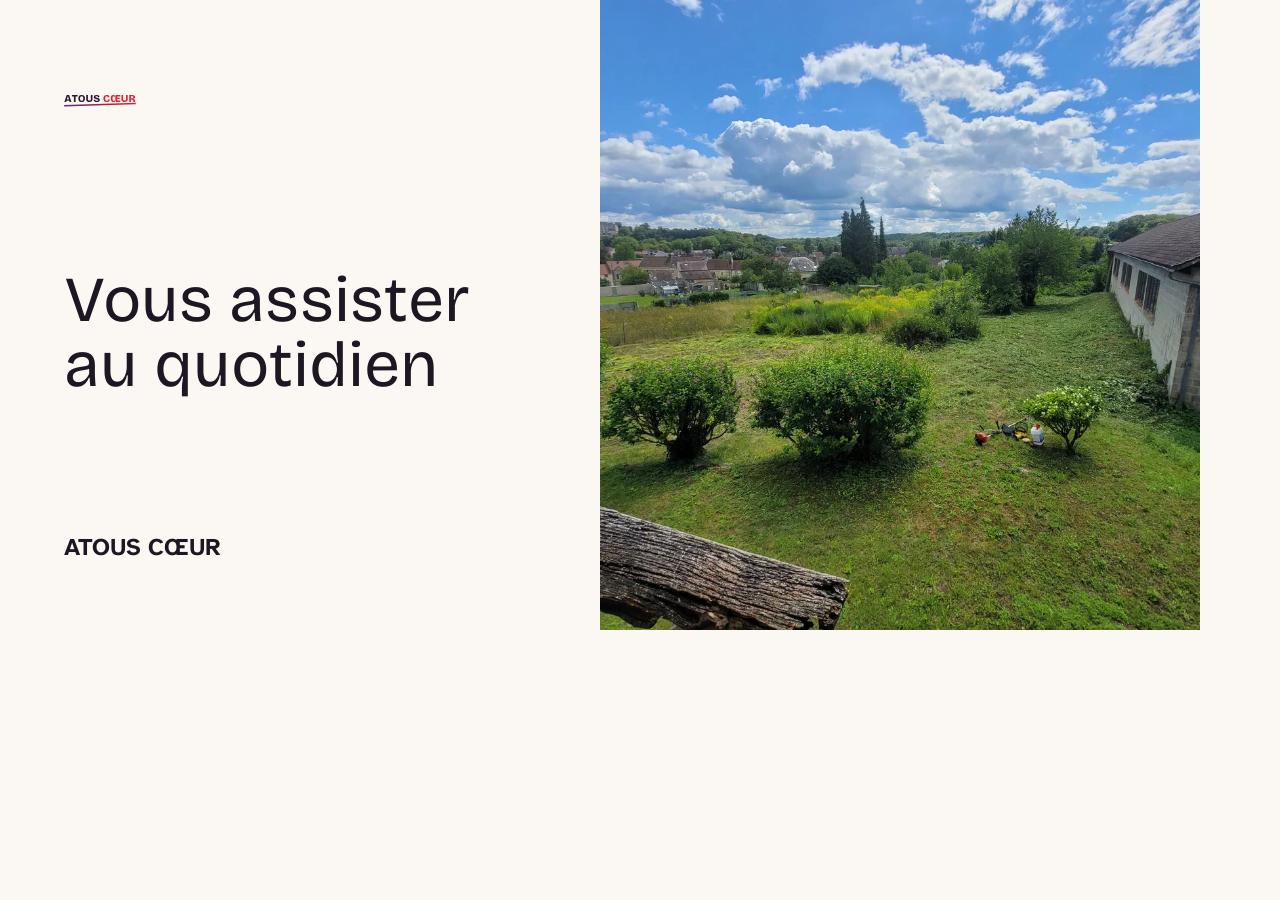
<file: _partage/accueil-fr.html>
<!doctype html>
<html lang="fr"><head><meta charset="utf-8">
<link rel="stylesheet" href="/assets/css/socle.css"><link rel="stylesheet" href="/assets/css/site.css">
<style>:root{--fond:#FBF7F2;--texte:#1E1622}
html,body{margin:0;width:1200px;height:630px;overflow:hidden;background:var(--fond);color:var(--texte)}
.carte{display:grid;grid-template-columns:1fr 1fr;width:1200px;height:630px}
.carte-texte{display:flex;flex-direction:column;justify-content:space-between;padding:64px}
.carte-texte img{width:72px;height:72px}
.carte-titre{font-family:var(--police-titres);font-size:64px;line-height:1.02;margin:0;text-wrap:balance}
.carte-nom{font-size:24px;font-weight:600;margin:0}
.carte-image{background:center/cover no-repeat}</style>
</head><body>
<div class="carte">
  <div class="carte-texte">
    <img src="/assets/images/logo.svg" alt="">
    <p class="carte-titre">Vous assister au quotidien</p>
    <p class="carte-nom">ATOUS CŒUR</p>
  </div>
  <div class="carte-image" style="background-image:url('/assets/images/accueil-ouverture-1280.webp')"></div>
</div>
</body></html>
</file>
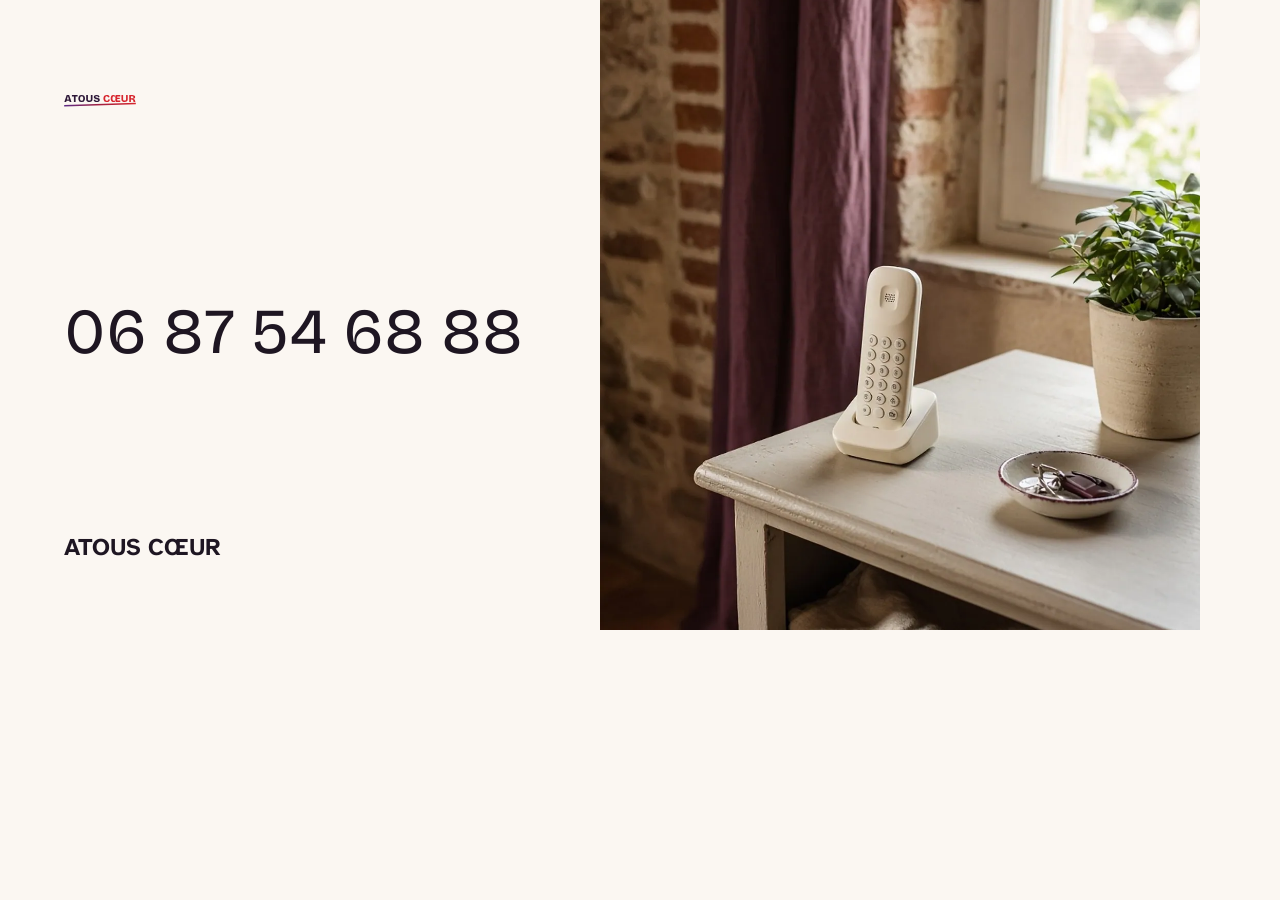
<file: _partage/contact-fr.html>
<!doctype html>
<html lang="fr"><head><meta charset="utf-8">
<link rel="stylesheet" href="/assets/css/socle.css"><link rel="stylesheet" href="/assets/css/site.css">
<style>:root{--fond:#FBF7F2;--texte:#1E1622}
html,body{margin:0;width:1200px;height:630px;overflow:hidden;background:var(--fond);color:var(--texte)}
.carte{display:grid;grid-template-columns:1fr 1fr;width:1200px;height:630px}
.carte-texte{display:flex;flex-direction:column;justify-content:space-between;padding:64px}
.carte-texte img{width:72px;height:72px}
.carte-titre{font-family:var(--police-titres);font-size:64px;line-height:1.02;margin:0;text-wrap:balance}
.carte-nom{font-size:24px;font-weight:600;margin:0}
.carte-image{background:center/cover no-repeat}</style>
</head><body>
<div class="carte">
  <div class="carte-texte">
    <img src="/assets/images/logo.svg" alt="">
    <p class="carte-titre">06 87 54 68 88</p>
    <p class="carte-nom">ATOUS CŒUR</p>
  </div>
  <div class="carte-image" style="background-image:url('/assets/images/grok/telephone-1168.webp')"></div>
</div>
</body></html>
</file>
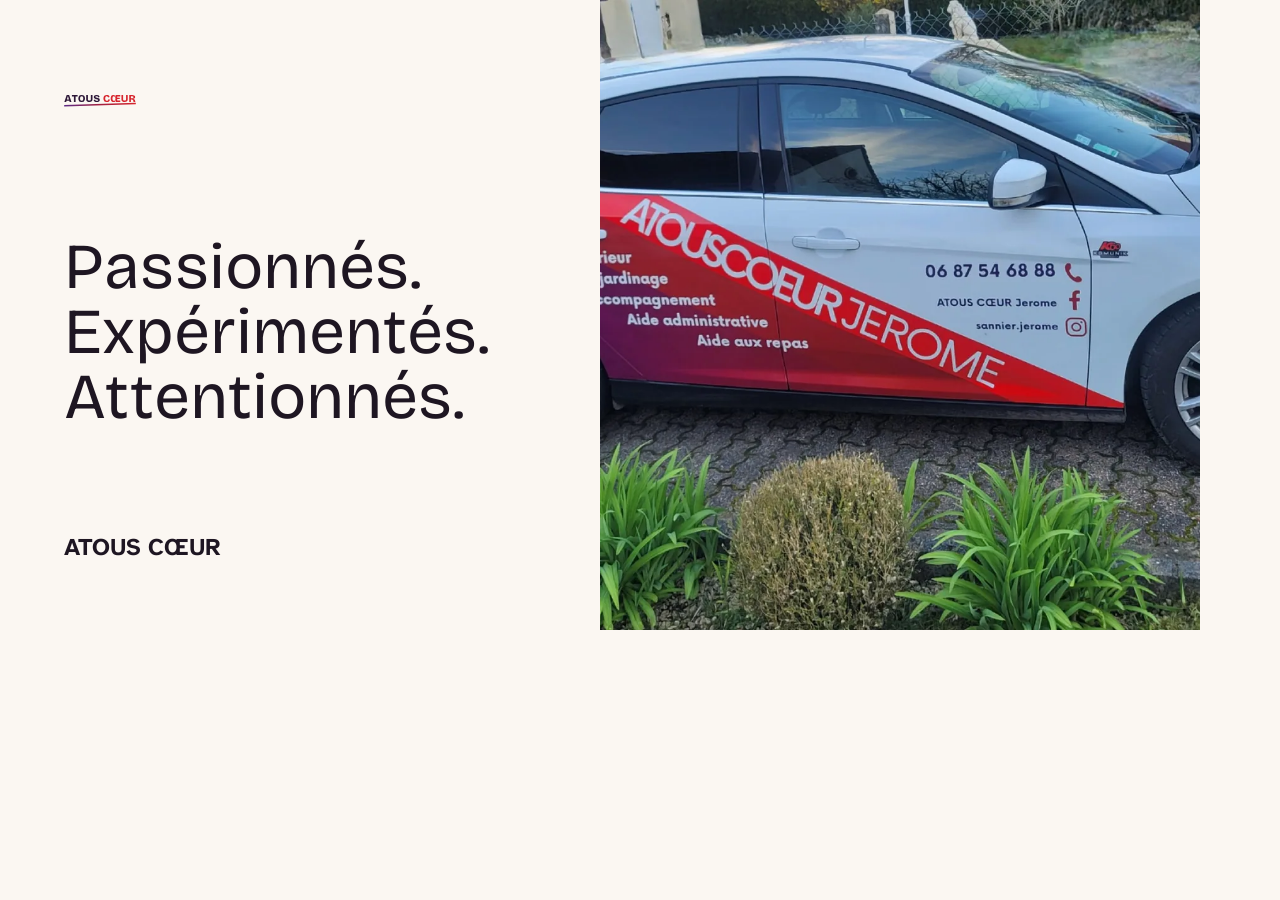
<file: _partage/jerome-fr.html>
<!doctype html>
<html lang="fr"><head><meta charset="utf-8">
<link rel="stylesheet" href="/assets/css/socle.css"><link rel="stylesheet" href="/assets/css/site.css">
<style>:root{--fond:#FBF7F2;--texte:#1E1622}
html,body{margin:0;width:1200px;height:630px;overflow:hidden;background:var(--fond);color:var(--texte)}
.carte{display:grid;grid-template-columns:1fr 1fr;width:1200px;height:630px}
.carte-texte{display:flex;flex-direction:column;justify-content:space-between;padding:64px}
.carte-texte img{width:72px;height:72px}
.carte-titre{font-family:var(--police-titres);font-size:64px;line-height:1.02;margin:0;text-wrap:balance}
.carte-nom{font-size:24px;font-weight:600;margin:0}
.carte-image{background:center/cover no-repeat}</style>
</head><body>
<div class="carte">
  <div class="carte-texte">
    <img src="/assets/images/logo.svg" alt="">
    <p class="carte-titre">Passionnés. Expérimentés. Attentionnés.</p>
    <p class="carte-nom">ATOUS CŒUR</p>
  </div>
  <div class="carte-image" style="background-image:url('/assets/images/voiture-1600.webp')"></div>
</div>
</body></html>
</file>
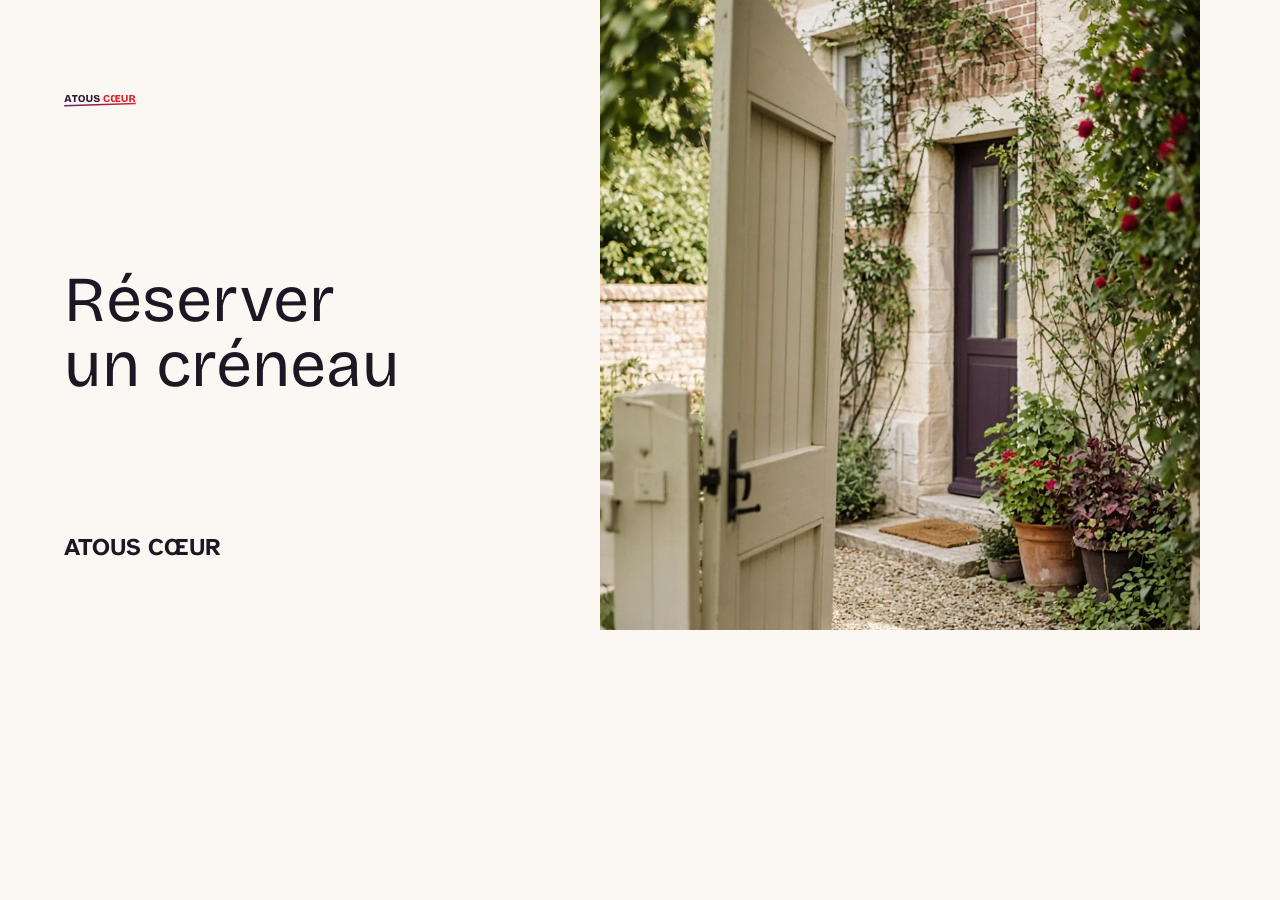
<file: _partage/reserver-fr.html>
<!doctype html>
<html lang="fr"><head><meta charset="utf-8">
<link rel="stylesheet" href="/assets/css/socle.css"><link rel="stylesheet" href="/assets/css/site.css">
<style>:root{--fond:#FBF7F2;--texte:#1E1622}
html,body{margin:0;width:1200px;height:630px;overflow:hidden;background:var(--fond);color:var(--texte)}
.carte{display:grid;grid-template-columns:1fr 1fr;width:1200px;height:630px}
.carte-texte{display:flex;flex-direction:column;justify-content:space-between;padding:64px}
.carte-texte img{width:72px;height:72px}
.carte-titre{font-family:var(--police-titres);font-size:64px;line-height:1.02;margin:0;text-wrap:balance}
.carte-nom{font-size:24px;font-weight:600;margin:0}
.carte-image{background:center/cover no-repeat}</style>
</head><body>
<div class="carte">
  <div class="carte-texte">
    <img src="/assets/images/logo.svg" alt="">
    <p class="carte-titre">Réserver un créneau</p>
    <p class="carte-nom">ATOUS CŒUR</p>
  </div>
  <div class="carte-image" style="background-image:url('/assets/images/grok/porte-1168.webp')"></div>
</div>
</body></html>
</file>
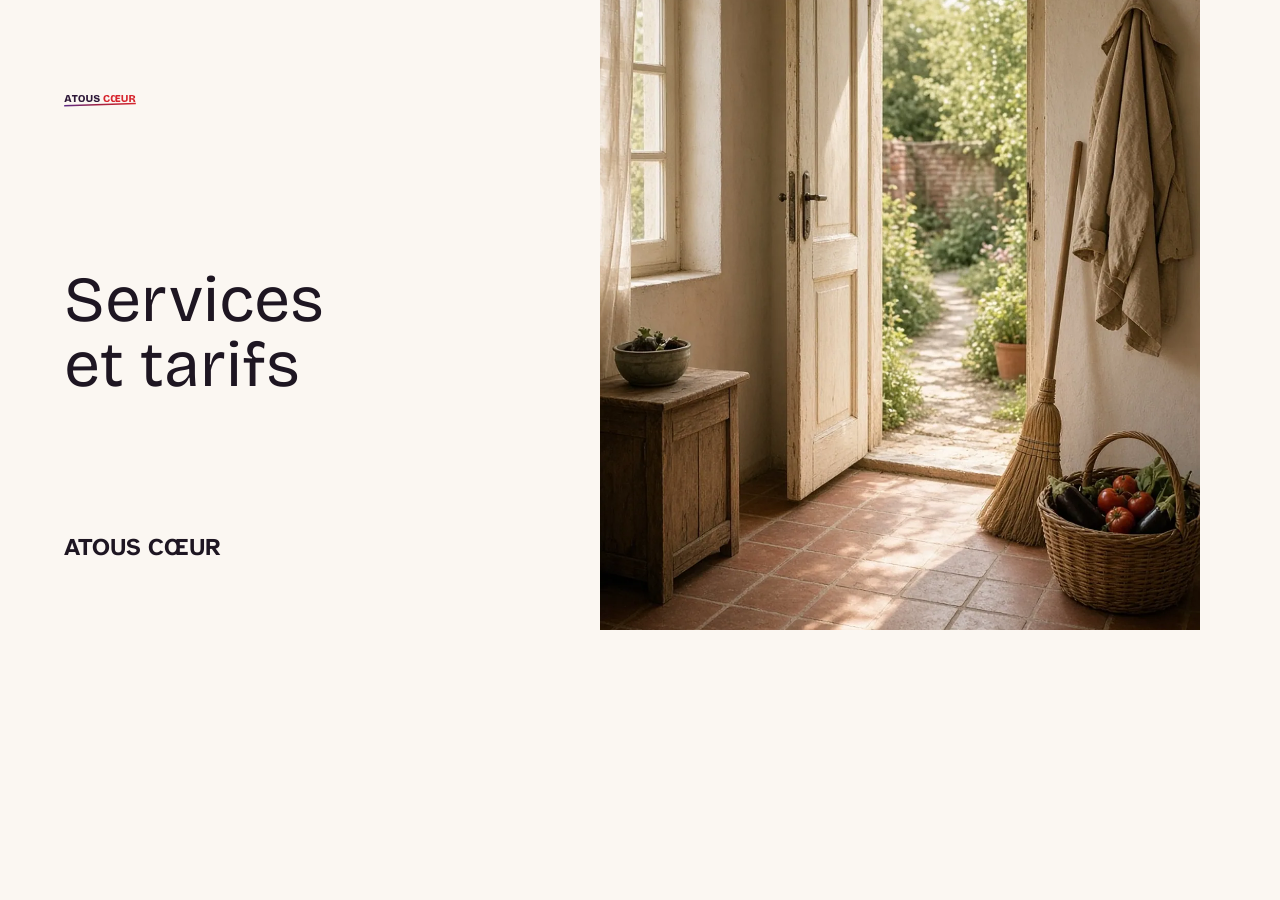
<file: _partage/services-fr.html>
<!doctype html>
<html lang="fr"><head><meta charset="utf-8">
<link rel="stylesheet" href="/assets/css/socle.css"><link rel="stylesheet" href="/assets/css/site.css">
<style>:root{--fond:#FBF7F2;--texte:#1E1622}
html,body{margin:0;width:1200px;height:630px;overflow:hidden;background:var(--fond);color:var(--texte)}
.carte{display:grid;grid-template-columns:1fr 1fr;width:1200px;height:630px}
.carte-texte{display:flex;flex-direction:column;justify-content:space-between;padding:64px}
.carte-texte img{width:72px;height:72px}
.carte-titre{font-family:var(--police-titres);font-size:64px;line-height:1.02;margin:0;text-wrap:balance}
.carte-nom{font-size:24px;font-weight:600;margin:0}
.carte-image{background:center/cover no-repeat}</style>
</head><body>
<div class="carte">
  <div class="carte-texte">
    <img src="/assets/images/logo.svg" alt="">
    <p class="carte-titre">Services et tarifs</p>
    <p class="carte-nom">ATOUS CŒUR</p>
  </div>
  <div class="carte-image" style="background-image:url('/assets/images/grok/services-ouverture-1168.webp')"></div>
</div>
</body></html>
</file>
<file: assets/css/socle.css>
/* Socle : règles communes à toutes les maquettes. Le style du projet va dans site.css.
   Les couleurs et polices du projet se règlent par les variables ci-dessous (redéfinies dans site.css). */
:root {
  --police-titres: Georgia, 'Times New Roman', serif;
  --police-texte: system-ui, -apple-system, 'Segoe UI', Roboto, sans-serif;
  --accent: #b3361f;
  --texte-doux: color-mix(in srgb, var(--texte) 78%, var(--fond));
  --ligne: color-mix(in srgb, var(--texte) 18%, var(--fond));
  --gouttiere: clamp(16px, 4vw, 48px);
  --largeur: 1240px;
  --rayon: 6px;
  --duree: .7s;
  --courbe: cubic-bezier(.22, 1, .36, 1);
}

*, *::before, *::after { box-sizing: border-box; }
html { -webkit-text-size-adjust: 100%; text-size-adjust: 100%; }
body {
  font-family: var(--police-texte); font-size: clamp(1rem, .96rem + .2vw, 1.125rem); line-height: 1.6;
  padding-bottom: var(--barres-h); overflow-x: clip;
}
img, picture, video, canvas, svg { display: block; max-width: 100%; }
img, video { height: auto; }
h1, h2, h3, h4 { font-family: var(--police-titres); line-height: 1.08; margin: 0 0 .5em; text-wrap: balance; font-weight: 600; }
p, li, dd, figcaption { text-wrap: pretty; }
p { margin: 0 0 1em; }
a { color: inherit; }
a[href^="mailto:"] { overflow-wrap: anywhere; }
button, input, select, textarea { font: inherit; color: inherit; }
button { cursor: pointer; }
:where(a, button, input, select, textarea, summary, [tabindex]) { -webkit-tap-highlight-color: transparent; }
:focus { outline: none; }
:focus-visible { outline: 3px solid var(--accent); outline-offset: 3px; border-radius: 2px; }
[id] { scroll-margin-top: calc(var(--entete-h) + 12px); scroll-margin-bottom: calc(var(--barres-h) + 12px); }
/* Lien profond vers une scène qui cache l'en-tête : elle arrive tout en haut de l'écran (comme aller() du socle). */
html.js:not(.secours) :is([data-entete-cache], [data-entete-cache] [id], [data-fx="plein-ecran"], [data-fx="plein-ecran"] [id]) { scroll-margin-top: 0; }
[hidden] { display: none !important; }

.visuellement-cache {
  position: absolute !important; width: 1px; height: 1px; padding: 0; margin: -1px;
  overflow: hidden; clip: rect(0 0 0 0); white-space: nowrap; border: 0;
}
.evitement {
  position: fixed; left: 12px; top: 12px; z-index: 1000; padding: 12px 16px; background: var(--texte); color: var(--fond);
  transform: translateY(-160%); text-decoration: none;
}
.evitement:focus-visible { transform: none; }
.conteneur { width: min(100% - 2 * var(--gouttiere), var(--largeur)); margin-inline: auto; }
.chiffres { font-variant-numeric: tabular-nums; }

/* Boutons : zones tactiles d'au moins 44 px. */
.bouton {
  display: inline-flex; align-items: center; justify-content: center; gap: .5em;
  min-height: 48px; min-width: 44px; padding: .7em 1.4em; border-radius: 999px;
  background: var(--accent); color: var(--fond); text-decoration: none; font-weight: 600; border: 0;
  line-height: 1.2; text-align: center;
}
.bouton--contour { background: transparent; color: inherit; box-shadow: inset 0 0 0 2px currentColor; }
.bouton[disabled] { opacity: .55; cursor: not-allowed; }

/* Apparitions : cachées par le style critique jusqu'à .vu, jamais recachées. */
html.js:not(.secours):not([data-arrivee="retour"]) [data-anime]:not([data-anime="gsap"]) {
  transform: translate3d(0, 1.2rem, 0);
  transition: opacity var(--duree) var(--courbe) var(--delai, 0s), transform var(--duree) var(--courbe) var(--delai, 0s);
}
html.js:not(.secours):not([data-arrivee="retour"]) [data-anime]:not([data-anime="gsap"]).vu { transform: none; }

/* Bibliothèque d'effets (effets.js). Apparitions : le bloc lui-même ne glisse pas, ce sont ses parties qui arrivent.
   Mêmes conditions que les apparitions : en secours, au retour et sans JavaScript, état final direct.
   Les transitions ne valent que pendant l'arrivée (.fx-fini ensuite) : celles du projet reprennent la main. */
html.js:not(.secours):not([data-arrivee="retour"]) :is([data-anime="lignes"], [data-anime="mots"], [data-anime="lettres"], [data-anime="cascade"]):not([data-anime="gsap"]) {
  transform: none; transition: opacity .25s linear var(--delai, 0s);
}
/* Masques des lignes : découpe par clip-path, débordante en haut et sur les côtés (accents), un peu en bas (jambages),
   au lieu d'un overflow et de marges : la mise en page ne change pas d'un pixel pendant la découpe. La ligne part
   d'assez bas (135 %) pour rester invisible malgré le débord du bas. */
.fx-ligne-mask { overflow: visible !important; clip-path: inset(-.4em -.6em -.2em -.6em); }
html.js:not(.secours):not([data-arrivee="retour"]) [data-anime="lignes"] .fx-ligne {
  transform: translate3d(0, 135%, 0); transition: transform 1s var(--courbe) calc(var(--delai, 0s) + var(--i, 0) * 90ms);
}
html.js:not(.secours):not([data-arrivee="retour"]) [data-anime="lignes"].vu .fx-ligne { transform: none; }
html.js:not(.secours):not([data-arrivee="retour"]) [data-anime="mots"] .fx-mot {
  opacity: 0; transform: translate3d(0, .5em, 0);
  transition: opacity .6s var(--courbe) calc(var(--delai, 0s) + var(--i, 0) * 35ms), transform .7s var(--courbe) calc(var(--delai, 0s) + var(--i, 0) * 35ms);
}
html.js:not(.secours):not([data-arrivee="retour"]) [data-anime="mots"].vu .fx-mot { opacity: 1; transform: none; }
/* Lettres : chaque mot reste d'un bloc (jamais coupé en fin de ligne), les lettres basculent en place. */
[data-anime="lettres"] :is(.fx-mot-l, .fx-lettre) { display: inline-block; }
html.js:not(.secours):not([data-arrivee="retour"]) [data-anime="lettres"] .fx-lettre {
  opacity: 0; transform: translate3d(0, .55em, 0) rotate(12deg); transform-origin: 0 100%;
  transition: opacity .5s var(--courbe) calc(var(--delai, 0s) + var(--i, 0) * 18ms), transform .8s var(--courbe) calc(var(--delai, 0s) + var(--i, 0) * 18ms);
}
html.js:not(.secours):not([data-arrivee="retour"]) [data-anime="lettres"].vu .fx-lettre { opacity: 1; transform: none; }
html.js:not(.secours):not([data-arrivee="retour"]) [data-anime="cascade"] > * { opacity: 0; transform: translate3d(0, 1.8rem, 0); }
html.js:not(.secours):not([data-arrivee="retour"]) [data-anime="cascade"]:not(.fx-fini) > * {
  transition: opacity .7s var(--courbe) calc(var(--delai, 0s) + var(--i, 0) * 80ms), transform .9s var(--courbe) calc(var(--delai, 0s) + var(--i, 0) * 80ms);
}
html.js:not(.secours):not([data-arrivee="retour"]) [data-anime="cascade"].vu > * { opacity: 1; transform: none; }
/* Rideau : règle aussi précise que celle des apparitions (sinon sa transition de découpe serait écrasée). */
html.js:not(.secours):not([data-arrivee="retour"]) [data-anime="rideau"]:not([data-anime="gsap"]) {
  transform: none; clip-path: inset(0 0 100% 0);
}
html.js:not(.secours):not([data-arrivee="retour"]) [data-anime="rideau"]:not([data-anime="gsap"]):not(.fx-fini) {
  transition: opacity .25s linear var(--delai, 0s), clip-path 1.2s cubic-bezier(.77, 0, .18, 1) var(--delai, 0s);
}
html.js:not(.secours):not([data-arrivee="retour"]) [data-anime="rideau"]:not([data-anime="gsap"]).vu { clip-path: inset(0 0 0 0); }
html.js:not(.secours):not([data-arrivee="retour"]) [data-anime="rideau"]:not([data-fx]) > :is(picture, video) { transform: scale(1.14); }
html.js:not(.secours):not([data-arrivee="retour"]) [data-anime="rideau"]:not([data-fx]):not(.fx-fini) > :is(picture, video) { transition: transform 1.6s var(--courbe) var(--delai, 0s); }
html.js:not(.secours):not([data-arrivee="retour"]) [data-anime="rideau"].vu:not([data-fx]) > :is(picture, video) { transform: none; }
/* Effets liés au défilement : l'image déplacée par GSAP n'a aucune transition CSS (une seule source par propriété). */
[data-fx="parallaxe"] > :is(picture, video, img), [data-fx="zoom"] > :is(picture, video, img) { transition: none; }
/* WebGL « onde » : le canvas, calé sur l'image, n'est visible que pendant le mouvement ; au repos, l'image d'origine, nette. */
[data-fx="onde"] { position: relative; }
.fx-onde { position: absolute; left: 0; top: 0; width: 100%; height: 100%; pointer-events: none; opacity: 0; transition: opacity .3s linear; }
.fx-onde--actif { opacity: 1; transition-duration: .12s; }
/* Image qui s'ouvre en plein écran : section haute, cadre collant en haut de l'écran (sticky, pas d'épinglage GSAP).
   En secours et sans JavaScript : image entière dans une section normale (règles [data-collant]). */
html.js:not(.secours) [data-fx="plein-ecran"] { position: relative; height: var(--fx-longueur, 260svh); }
html.js:not(.secours) [data-fx="plein-ecran"] > [data-collant] { position: sticky; top: 0; height: 100vh; height: 100svh; overflow: hidden; }
[data-fx="plein-ecran"] > [data-collant] > .media, [data-fx="plein-ecran"] [data-fx-cible] { width: 100%; height: 100%; border-radius: 0; }
:is(html.secours, html:not(.js)) [data-fx="plein-ecran"] [data-fx-cible] { height: 100svh; }
/* Mots géants : la rangée garde sa largeur (mots répétés au besoin) et ne sort jamais de son bandeau.
   En secours et sans JavaScript, les mots passent à la ligne : rien n'est coupé. */
[data-fx="mots-geants"] { overflow: hidden; overflow: clip; }
[data-fx="mots-geants"] [data-fx-rangee] { width: max-content; white-space: nowrap; margin: 0; }
:is(html.secours, html:not(.js)) [data-fx="mots-geants"] { overflow: visible; }
:is(html.secours, html:not(.js)) [data-fx="mots-geants"] [data-fx-rangee] { width: auto; white-space: normal; line-height: 1.2; }
/* Inclinaison selon la vitesse : GSAP seul tient la transformation (pas de transition CSS sur transform). */
[data-fx="vitesse"], [data-fx="mots-geants"] [data-fx-rangee] { transition-property: opacity, color, background-color, border-color, box-shadow !important; }

/* Effets au survol : au premier survol, GSAP prend la main sur la transformation (classe fx-survol) :
   plus aucune transition CSS sur transform pour cet élément. */
.fx-survol { transition-property: opacity, color, background-color, border-color, box-shadow !important; }

[data-boucle-css].hors-ecran, [data-boucle-css].hors-ecran *, [data-boucle-css].en-pause, [data-boucle-css].en-pause * { animation-play-state: paused !important; }

/* En-tête : opaque, jamais coupé, se cache en descendant. */
[data-entete] {
  position: fixed; inset: 0 0 auto; z-index: 800; background: var(--fond);
  border-bottom: 1px solid var(--ligne); transition: transform .35s var(--courbe);
}
html.entete-cache [data-entete], html.scene-sans-entete:not(.menu-ouvert) [data-entete] { transform: translateY(-100%); }
.entete-rangee {
  display: flex; align-items: center; gap: clamp(8px, 2vw, 28px);
  min-height: 64px; padding: 8px var(--gouttiere); max-width: calc(var(--largeur) + 2 * var(--gouttiere)); margin-inline: auto;
}
.entete-logo { display: inline-flex; align-items: center; gap: .6em; min-height: 44px; text-decoration: none; font-weight: 700; flex: none; }
.entete-logo img { width: 36px; height: 36px; }
[data-nav] { flex: 1 1 auto; min-width: 0; display: flex; justify-content: flex-end; }
[data-nav] ul { display: flex; gap: clamp(12px, 2vw, 28px); list-style: none; margin: 0; padding: 0; min-width: 0; overflow: hidden; white-space: nowrap; }
/* Un lien de navigation ne passe jamais à la ligne : sinon il « tient » sur deux lignes et le relais
   (deuxième rangée, bouton Menu) ne se déclenche pas. */
[data-nav] a { display: inline-flex; align-items: center; min-height: 44px; text-decoration: none; white-space: nowrap; }
[data-nav] a[aria-current] { text-decoration: underline; text-underline-offset: .35em; text-decoration-thickness: 2px; }
.entete-actions { display: flex; align-items: center; gap: 8px; flex: none; }
.entete-actions .bouton { min-height: 44px; padding-inline: 1.1em; }
.entete-langue { display: inline-flex; align-items: center; justify-content: center; min-width: 44px; min-height: 44px; text-decoration: none; font-weight: 600; text-transform: uppercase; }
[data-menu-bouton] { display: none; min-height: 44px; min-width: 44px; padding: 0 14px; border: 0; border-radius: 999px; background: var(--texte); color: var(--fond); font-weight: 600; }
html.nav-compacte [data-nav] { display: none; }
html.nav-compacte [data-menu-bouton] { display: inline-flex; align-items: center; }
html.nav-compacte .entete-actions { margin-left: auto; }
/* Dès 900 px, les liens qui ne tiennent pas à côté du logo passent sur une deuxième rangée (entete.js) :
   jamais le bouton Menu seul sur ordinateur. L'en-tête est plus haut : --entete-h suit (mesures.js). */
html.nav-deux-rangees .entete-rangee { flex-wrap: wrap; row-gap: 0; }
html.nav-deux-rangees [data-nav] { order: 3; flex: 1 0 100%; justify-content: flex-start; border-top: 1px solid var(--ligne); }
html.nav-deux-rangees .entete-actions { margin-left: auto; }
html.nav-deux-lignes [data-nav] ul { flex-wrap: wrap; row-gap: 0; column-gap: clamp(12px, 1.6vw, 24px); }
@media (max-width: 520px) { .entete-actions .bouton { display: none; } }

/* Sans JavaScript : l'en-tête reste dans le flux (sa hauteur n'est pas mesurée, rien ne passe dessous).
   Dès 900 px, les liens passent à la ligne sous le logo ; en dessous, un lien Menu ouvre le menu plein écran
   par son ancre (#menu:target) et un lien Fermer le referme. */
.menu-sansjs, .menu-sansjs-fermer { display: none; }
html:not(.js) { --entete-h: 0px; }
html:not(.js) [data-entete] { position: relative; }
@media (min-width: 900px) {
  html:not(.js) .entete-rangee { flex-wrap: wrap; row-gap: 0; }
  html:not(.js) [data-nav] { order: 3; flex: 1 0 100%; justify-content: flex-start; }
  html:not(.js) [data-nav] ul { flex-wrap: wrap; column-gap: clamp(12px, 2vw, 28px); row-gap: 0; }
  html:not(.js) .entete-actions { margin-left: auto; }
}
@media (max-width: 899px) {
  html:not(.js) [data-nav] { display: none; }
  html:not(.js) .entete-actions { margin-left: auto; }
  html:not(.js) .menu-sansjs {
    display: inline-flex; align-items: center; min-height: 44px; min-width: 44px; padding: 0 14px; border-radius: 999px;
    background: var(--texte); color: var(--fond); font-weight: 600; text-decoration: none;
  }
}
html:not(.js) #menu:target { z-index: 810; visibility: visible; opacity: 1; transition: none; padding-top: 24px; }
html:not(.js) #menu:target li { opacity: 1; transform: none; transition: none; }
html:not(.js) #menu:target .menu-sansjs-fermer { display: block; margin: 0 0 16px; }
html:not(.js) .menu-sansjs-fermer a { display: inline-flex; align-items: center; min-height: 44px; font-weight: 600; }
/* Cible du lien Fermer : fixe, elle ne fait pas défiler la page quand le menu se referme. */
#menu-ferme { position: fixed; top: 0; left: 0; width: 1px; height: 1px; pointer-events: none; }
/* Sans JavaScript, la barre fixe du téléphone n'est pas mesurée : sa hauteur est réservée d'office. */
@media (max-width: 760px) { html:not(.js) { --barres-h: calc(65px + env(safe-area-inset-bottom)); } }

/* Menu : plein écran, liens qui arrivent l'un après l'autre. */
[data-menu] {
  position: fixed; inset: 0; z-index: 790; background: var(--menu-fond, var(--fond)); overflow-y: auto; overscroll-behavior: contain;
  padding: calc(var(--entete-h) + 24px) var(--gouttiere) calc(32px + var(--barres-h));
  visibility: hidden; opacity: 0; transition: opacity .3s var(--courbe), visibility 0s .3s;
}
html.menu-ouvert [data-menu] { visibility: visible; opacity: 1; transition: opacity .3s var(--courbe); }
html.menu-ouvert [data-entete] { transform: none; }
[data-menu] ul { list-style: none; margin: 0 0 32px; padding: 0; }
[data-menu] li { opacity: 0; transform: translateY(12px); transition: opacity .4s var(--courbe), transform .4s var(--courbe); transition-delay: calc(var(--i, 0) * 50ms + 80ms); }
html.menu-ouvert [data-menu] li { opacity: 1; transform: none; }
[data-menu] .menu-lien { display: flex; align-items: center; min-height: 52px; font-family: var(--police-titres); font-size: clamp(1.6rem, 7vw, 2.6rem); text-decoration: none; }
[data-menu] .menu-lien[aria-current] { color: var(--accent); }

/* Voile de transition (état de départ dans le style critique). */
[data-voile] { display: grid; place-items: center; color: var(--fond); }
.voile-contenu { display: grid; justify-items: center; gap: 12px; text-align: center; padding: var(--gouttiere); }
.voile-contenu img { width: 56px; height: 56px; }
[data-voile-libelle] { font-family: var(--police-titres); font-size: clamp(1.6rem, 5vw, 3rem); }
/* Forme « vague » : bords ondulés du voile (en haut à la montée, en bas au retrait), posés par le gabarit. */
[data-voile] .voile-vague { position: absolute; left: 0; width: 100%; height: clamp(60px, 12vh, 120px); fill: var(--voile-fond); pointer-events: none; }
[data-voile] .voile-vague--haut { bottom: calc(100% - 1px); transform-origin: 50% 100%; }
[data-voile] .voile-vague--bas { top: calc(100% - 1px); transform-origin: 50% 0; }
/* Trou qui s'ouvre dans le voile (forme « iris ») ou dans le panneau de l'intro (versObjet) :
   variables --cx, --cy (centre) et --trou (rayon), posées image par image par le socle. */
[data-voile].avec-trou, .ouverture-panneau.avec-trou {
  -webkit-mask: radial-gradient(circle at var(--cx, 50%) var(--cy, 50%), transparent var(--trou, -2px), #000 calc(var(--trou, -2px) + 1px));
          mask: radial-gradient(circle at var(--cx, 50%) var(--cy, 50%), transparent var(--trou, -2px), #000 calc(var(--trou, -2px) + 1px));
}

/* Barre fixe du téléphone : action principale et contact rapide. */
[data-barre-fixe] {
  position: fixed; inset: auto 0 0; z-index: 780; display: none; gap: 8px;
  padding: 8px var(--gouttiere) calc(8px + env(safe-area-inset-bottom)); background: var(--fond); border-top: 1px solid var(--ligne);
  transition: transform .3s var(--courbe);
}
[data-barre-fixe] .bouton { flex: 1; min-height: 48px; }
[data-barre-fixe].barre-masquee { transform: translateY(110%); }
@media (max-width: 760px) { [data-barre-fixe] { display: flex; } }

/* Écrans plein cadre et sections épinglées : tout tient dans la partie visible. */
.ecran {
  min-height: 100vh; min-height: 100svh; display: flex; flex-direction: column;
  padding-top: calc(var(--entete-h) + 16px); padding-bottom: calc(var(--barres-h) + 16px);
}
.ecran.epingle { height: 100vh; height: 100svh; min-height: 0; }
.ecran .piste { flex: 1 1 auto; min-height: 0; max-height: 820px; }

/* Scènes épinglées ou collantes du projet ([data-scene], .ecran.epingle) : en secours et sans
   JavaScript, plus rien n'est épinglé, la scène prend la hauteur de son contenu (au moins un écran) au lieu
   d'être coupée. Son cadre collant [data-collant] redevient un bloc normal. */
:is(html.secours, html:not(.js)) :is([data-scene], .ecran.epingle) { height: auto !important; min-height: 100svh; }
:is(html.secours, html:not(.js)) [data-collant] { position: relative !important; top: auto !important; height: auto !important; min-height: 100svh; }

/* Faces arrière d'un objet en 3D (verso d'une carte, dos d'un volet) : jamais visibles de dos ;
   en secours et sans JavaScript, l'objet est posé ouvert et son dos est retiré (sinon il recouvre le texte). */
[data-face="dos"] { backface-visibility: hidden; -webkit-backface-visibility: hidden; }
:is(html.secours, html:not(.js)) [data-face="dos"] { display: none !important; }

/* Écrans bas. 1366×768 et moins de 820 px de haut sur ordinateur : .masque-ecran-bas se retire (phrase
   d'introduction, surtitre, légende), pour que le premier écran et les scènes épinglées tiennent.
   Téléphone à l'horizontale et moins de 500 px de haut : .masque-ecran-tres-bas se retire aussi, et les
   écrans plein cadre se resserrent. Les tailles des titres d'ouverture se règlent dans site.css, dans les
   mêmes requêtes (@media (max-height: 820px) and (min-width: 761px), puis (max-height: 500px)). */
@media (max-height: 820px) and (min-width: 761px) { .masque-ecran-bas { display: none !important; } }
@media (max-height: 500px) {
  .masque-ecran-bas, .masque-ecran-tres-bas { display: none !important; }
  .ecran { padding-top: calc(var(--entete-h) + 8px); padding-bottom: calc(var(--barres-h) + 8px); }
}

/* Médias : cadrage réglé par --cadrage (object-position), mention des illustrations générées. */
.media { position: relative; margin: 0; overflow: hidden; border-radius: var(--rayon); background: color-mix(in srgb, var(--texte) 8%, var(--fond)); } /* jamais de case vide pendant le chargement */
.media picture { display: block; width: 100%; height: 100%; }
.media img, .media video { width: 100%; height: 100%; object-fit: cover; object-position: var(--cadrage, 50% 50%); }
@media (max-width: 760px) { .media img, .media video { object-position: var(--cadrage-mobile, var(--cadrage, 50% 50%)); } }
.mention-ia {
  position: absolute; right: 8px; bottom: 8px; z-index: 2; padding: 3px 8px; border-radius: 999px;
  background: rgba(0, 0, 0, .66); color: #fff; font: 600 12px/1.4 var(--police-texte); letter-spacing: .01em; pointer-events: none;
}

/* Formulaires. */
.champ { display: grid; gap: 6px; margin-bottom: 18px; }
.champ label { font-weight: 600; }
.champ input, .champ select, .champ textarea {
  min-height: 48px; padding: 10px 12px; border: 1px solid color-mix(in srgb, var(--texte) 45%, var(--fond)); border-radius: var(--rayon); background: var(--fond);
}
.champ [aria-invalid="true"] { border-color: #b00020; }
.champ-erreur { margin: 0; color: #b00020; font-size: .95rem; }
.mention-donnees { font-size: .9rem; color: var(--texte-doux); }
[data-message-envoi] { padding: 12px 16px; border-radius: var(--rayon); background: color-mix(in srgb, var(--accent) 12%, var(--fond)); }

/* Barre de lecture des pages longues. */
[data-barre-lecture] { position: fixed; left: 0; right: 0; top: var(--entete-h); height: 3px; z-index: 805; background: var(--accent); transform: scaleX(0); transform-origin: 0 50%; }
html.entete-cache [data-barre-lecture] { top: 0; }

/* Curseur personnalisé (souris uniquement, activé par data-curseur sur html). */
.curseur {
  position: fixed; left: -8px; top: -8px; z-index: 1001; width: 16px; height: 16px; border-radius: 50%;
  border: 2px solid var(--accent); pointer-events: none; opacity: 0; transition: opacity .2s, width .2s, height .2s, left .2s, top .2s;
}
html.curseur-actif .curseur { opacity: 1; }
.curseur.curseur-lien { width: 40px; height: 40px; left: -20px; top: -20px; }
.curseur.curseur-cache { opacity: 0 !important; }

/* Pied de page. */
.pied { padding: 56px 0 32px; border-top: 1px solid var(--ligne); }
.pied-grille { display: grid; gap: 32px; grid-template-columns: repeat(auto-fit, minmax(200px, 1fr)); }
.pied ul { list-style: none; margin: 0; padding: 0; }
.pied a, .pied button.lien { display: inline-flex; align-items: center; min-height: 44px; }
button.lien { background: none; border: 0; padding: 0; text-decoration: underline; text-underline-offset: .2em; }
.pied-bas { display: flex; flex-wrap: wrap; justify-content: space-between; gap: 12px; margin-top: 32px; font-size: .9rem; color: var(--texte-doux); }
</file>
<file: assets/css/site.css>
/* ATOUS CŒUR · les couleurs de la voiture : blanc chaud, lin, aubergine, rouge ; violet seulement dans la bande. */
@font-face { font-family: 'Bricolage'; src: url('/assets/fonts/bricolage.woff2') format('woff2'); font-weight: 200 800; font-display: swap; }
@font-face { font-family: 'Atkinson'; src: url('/assets/fonts/atkinson-400.woff2') format('woff2'); font-weight: 400; font-display: swap; }
@font-face { font-family: 'Atkinson'; src: url('/assets/fonts/atkinson-700.woff2') format('woff2'); font-weight: 700; font-display: swap; }
/* Polices de secours ajustées : le texte ne saute pas à l'arrivée des vraies polices. */
@font-face { font-family: 'Bricolage-repli'; src: local('Arial Bold'), local('Arial'); size-adjust: 96%; ascent-override: 92%; descent-override: 26%; }
@font-face { font-family: 'Atkinson-repli'; src: local('Arial'); size-adjust: 101%; ascent-override: 95%; descent-override: 24%; }

:root {
  --lin: #F1EAE1;
  --blanc: #FFFFFF;
  --aubergine: #2D1838;
  --aubergine-2: #3A2147;
  --nuit: #22112B;
  --rouge: #D7262E;
  --rouge-clair: #FF6B70;
  --violet: #5B2A86;
  --accent: var(--rouge);
  --texte-doux: #574C5C;
  --ligne: #E2D8CC;
  --bande: linear-gradient(90deg, #5B2A86 0%, #A3203F 48%, #D7262E 100%);
  --police-titres: 'Bricolage', 'Bricolage-repli', system-ui, sans-serif;
  --police-texte: 'Atkinson', 'Atkinson-repli', system-ui, sans-serif;
  --rayon: 20px;
  --largeur: 1280px;
  --pente: -7deg;
  --section: clamp(64px, 8vw, 120px);
}
body { font-size: clamp(1.0625rem, 1rem + .2vw, 1.125rem); line-height: 1.6; }
h1, h2, h3 { font-weight: 800; letter-spacing: -.02em; }
h1 em, h2 em, h3 em { font-style: normal; color: var(--rouge); }
h2 { font-size: clamp(2.2rem, 1.5rem + 3vw, 4.4rem); line-height: 1.04; }
h3 { font-size: clamp(1.3rem, 1.15rem + .6vw, 1.6rem); line-height: 1.15; letter-spacing: -.01em; }
.surtitre { margin: 0 0 14px; font-family: var(--police-texte); font-weight: 700; font-size: .875rem; letter-spacing: .12em; text-transform: uppercase; color: #B81E25; }
.section-tete { max-width: 760px; margin-bottom: clamp(32px, 5vw, 64px); }
.section-tete--centre { margin-inline: auto; text-align: center; }
.section-intro { font-size: clamp(1.1rem, 1rem + .4vw, 1.3rem); color: var(--texte-doux); }
.note { font-size: .95rem; color: var(--texte-doux); }
.lien-fleche { font-weight: 700; text-decoration: underline; text-decoration-thickness: 2px; text-underline-offset: .3em; display: inline-flex; align-items: center; min-height: 44px; gap: .4em; }

/* Boutons : rouge plein, contour, clair (sur photo), sombre (barre du téléphone). */
.bouton { background: var(--rouge); color: #fff; font-weight: 700; min-height: 52px; padding: .75em 1.5em; }
.bouton:hover { background: #B81E25; }
.bouton--contour { background: transparent; color: var(--aubergine); box-shadow: inset 0 0 0 2px currentColor; }
.bouton--contour:hover { background: var(--aubergine); color: var(--fond); }
.bouton--clair { background: var(--fond); color: var(--aubergine); }
.bouton--clair:hover { background: #fff; }
.bouton--sombre { background: var(--aubergine); color: var(--fond); }
.theme-sombre .bouton--contour, .appel .bouton--contour { color: var(--fond); }
.theme-sombre .bouton--contour:hover, .appel .bouton--contour:hover { background: var(--fond); color: var(--aubergine); }

/* En-tête : fond plein, logo en lettres, bouton téléphone. */
[data-entete] { background: var(--fond); box-shadow: 0 1px 0 var(--ligne); }
.entete-logo img { width: auto; height: 30px; }
[data-nav] a { font-weight: 700; font-size: 1.0625rem; color: var(--aubergine); }
[data-nav] a:hover { color: var(--rouge); }
[data-nav] a[aria-current] { color: var(--rouge); text-decoration-color: var(--rouge); }
.entete-tel { gap: .45em; font-variant-numeric: tabular-nums; }
.entete-tel svg { flex: none; }
@media (max-width: 520px) { .entete-actions .entete-tel { display: none; } }
[data-menu-bouton] { background: var(--aubergine); color: var(--fond); }
[data-menu] { color: var(--fond); }
[data-menu] .menu-lien { font-weight: 800; }
[data-menu] .menu-lien[aria-current] { color: var(--rouge-clair); }
html.menu-ouvert [data-entete] { background: var(--aubergine); box-shadow: none; }
html.menu-ouvert .entete-logo img { content: url('/assets/images/logo-clair.svg'); }
html.menu-ouvert [data-menu-bouton] { background: var(--fond); color: var(--aubergine); }

/* Intro : panneau aubergine, la bande de la voiture traverse, ATOUS CŒUR monte dessus. */
.ouverture-panneau { overflow: hidden; color: var(--fond); }
.ouverture-bande, .hero-bande, .voile-bande, .appel-bande, .coupe-bande { display: block; pointer-events: none; }
/* La rotation est sur le cadre de la bande ; la bande elle-même (i) glisse, sans jamais toucher à la rotation. */
.ouverture-bande > i, .hero-bande > i, .voile-bande > i, .appel-bande > i, .coupe-bande > i { display: block; width: 100%; height: 100%; background: var(--bande); }
.pied-bande { display: block; }
.ouverture-bande { position: absolute; left: -15%; width: 130%; top: var(--bande-haut, 46%); height: var(--bande-h, clamp(70px, 12vh, 128px)); transform: rotate(var(--pente)); transform-origin: 50% 50%; }
.ouverture-bande > i { box-shadow: 0 12px 40px rgba(0, 0, 0, .3); }
.ouverture-marque { position: relative; z-index: 1; display: grid; justify-items: center; gap: 10px; }
.ouverture-nom { margin: 0; font-family: var(--police-titres); font-weight: 800; letter-spacing: -.02em; font-size: clamp(3rem, min(13vw, 18vh), 10rem); line-height: 1; white-space: nowrap; }
.ouverture-mot { display: inline-block; }
.ouverture-mot--rouge { color: var(--rouge-clair); }
.ouverture-ligne { margin: 0; font-weight: 700; font-size: 1rem; letter-spacing: .2em; text-transform: uppercase; }
html.js[data-arrivee="intro"]:not(.secours) .ouverture-bande > i { transform: translateX(-101%); }
html.js[data-arrivee="intro"]:not(.secours) .ouverture-mot, html.js[data-arrivee="intro"]:not(.secours) .ouverture-ligne { opacity: 0; transform: translateY(40%); }

/* Voile de transition : aubergine, la bande et le nom de la page. */
[data-voile] { overflow: hidden; }
.voile-bande { position: absolute; left: -15%; width: 130%; top: 46%; height: clamp(70px, 12vh, 128px); transform: rotate(var(--pente)); opacity: .95; }
.voile-contenu { position: relative; z-index: 1; }
.voile-contenu img { width: min(240px, 60vw); height: auto; }
[data-voile-libelle] { font-weight: 800; }

/* ---------- Accueil : ouverture plein cadre ---------- */
.hero { position: relative; min-height: 100svh; display: flex; flex-direction: column; justify-content: flex-end; background-color: var(--aubergine); color: #fff; overflow: hidden; isolation: isolate; }
.hero-media { position: absolute; inset: 0; border-radius: 0; z-index: -1; }
.hero-media::after { content: ''; position: absolute; inset: 0; background: linear-gradient(0deg, rgba(34, 17, 43, .92) 0%, rgba(34, 17, 43, .72) 32%, rgba(34, 17, 43, .1) 64%, rgba(34, 17, 43, 0) 80%), linear-gradient(90deg, rgba(34, 17, 43, .55) 0%, rgba(34, 17, 43, 0) 60%); }
.hero-bande { position: absolute; left: -15%; width: 130%; top: var(--bande-haut, 46%); height: var(--bande-h, clamp(70px, 12vh, 128px)); transform: rotate(var(--pente)); box-shadow: 0 12px 40px rgba(0, 0, 0, .3); z-index: 0; }
.hero-texte { position: relative; z-index: 1; padding-bottom: clamp(36px, 9svh, 96px); padding-top: calc(var(--entete-h) + 24px); }
.hero-titre { margin: 0 0 .3em; font-size: clamp(2.8rem, min(8.4vw, 12.5vh), 8.4rem); line-height: 1.02; max-width: 11em; color: #fff; }
.hero-titre em { color: var(--rouge-clair); }
.ligne-masque { display: block; overflow: hidden; padding-block: .1em .14em; margin-block: -.1em -.14em; }
.hero-ligne { display: block; }
.hero .surtitre { color: #fff; opacity: .92; }
.hero-intro { max-width: 34em; font-size: clamp(1.1rem, 1rem + .35vw, 1.3rem); margin-bottom: 1.2em; }
.hero-actions { display: flex; flex-wrap: wrap; gap: 12px; margin: 0; }
.hero-info { position: absolute; z-index: 1; right: var(--gouttiere); bottom: clamp(36px, 9svh, 96px); display: grid; gap: 2px; max-width: 300px; padding: 18px 22px; border-radius: var(--rayon); background: var(--fond); color: var(--aubergine); box-shadow: 0 20px 50px rgba(0, 0, 0, .25); }
.hero-info strong { font-size: 1rem; }
.hero-info-prix { font-family: var(--police-titres); font-weight: 800; font-size: 2.2rem; line-height: 1.1; color: var(--rouge); font-variant-numeric: tabular-nums; white-space: nowrap; }
.hero-info span:last-child { font-size: .95rem; color: var(--texte-doux); }
/* États de départ de l'ouverture (intro et voile) : posés avant le premier affichage, animés par site.js. */
html.js:not(.secours):is([data-arrivee="intro"], [data-arrivee="voile"]) .hero-ligne { transform: translateY(115%); }
html.js:not(.secours):is([data-arrivee="intro"], [data-arrivee="voile"]) .hero-anim { opacity: 0; transform: translateY(24px); }
@media (max-width: 1100px) and (min-width: 761px) { .hero-info { max-width: 250px; } .hero-titre { max-width: 8.5em; } }
@media (max-width: 760px) {
  .hero { justify-content: flex-end; }
  .hero-media::after { background: linear-gradient(0deg, rgba(34, 17, 43, .95) 0%, rgba(34, 17, 43, .8) 45%, rgba(34, 17, 43, .15) 75%, rgba(34, 17, 43, 0) 88%); }
  .hero { --bande-haut: 26%; --bande-h: 64px; }
  .hero-texte { padding-bottom: 16px; }
  .hero-titre { font-size: clamp(2.5rem, 12.5vw, 3.6rem); }
  .hero-actions .bouton { flex: 1 1 100%; }
  .masque-telephone { display: none; }
  .hero-info { position: relative; right: auto; bottom: auto; margin: 0 var(--gouttiere) calc(16px + var(--barres-h)); max-width: none; grid-template-columns: auto 1fr; align-items: center; column-gap: 14px; padding: 12px 16px; }
  .hero-info strong { grid-column: 1 / -1; }
  .hero-info-prix { font-size: 1.7rem; }
  .hero-info span:last-child { font-size: .9rem; line-height: 1.3; }
}
@media (max-width: 760px) and (max-height: 700px) { .hero-intro, .hero .surtitre { display: none; } .hero-titre { font-size: clamp(2.3rem, 11vw, 3rem); } .hero-info strong { display: none; } }
@media (max-height: 820px) and (min-width: 761px) { .hero-titre { font-size: clamp(2.6rem, min(7.4vw, 11vh), 7rem); } }
@media (max-height: 500px) and (min-width: 761px) {
  .hero { --bande-haut: 30%; --bande-h: 54px; }
  .hero .surtitre, .hero-intro { display: none; }
  .hero-titre { font-size: clamp(2rem, 9.5vh, 3rem); }
  .hero-texte { padding-bottom: 20px; }
  .hero-info { bottom: 20px; padding: 10px 14px; max-width: 230px; }
  .hero-info-prix { font-size: 1.5rem; }
  .hero-info span:last-child { display: none; }
}

/* ---------- Services (cartes) ---------- */
.services { padding-block: var(--section); }
.services-grille { list-style: none; margin: 0; padding: 0; display: grid; grid-template-columns: repeat(3, minmax(0, 1fr)); gap: clamp(16px, 2.2vw, 28px); }
.service-carte { display: flex; flex-direction: column; background: var(--blanc); border-radius: var(--rayon); overflow: hidden; box-shadow: 0 1px 0 var(--ligne), 0 18px 40px -24px rgba(45, 24, 56, .35); }
.service-media { border-radius: 0; }
.service-corps { position: relative; display: flex; flex-direction: column; gap: 6px; padding: 24px 24px 20px; flex: 1; }
.service-corps h3 { margin: 6px 0 0; }
.service-corps p { margin: 0; }
.service-picto { position: absolute; top: -34px; right: 20px; display: grid; place-items: center; width: 64px; height: 64px; border-radius: 50%; background: var(--fond); box-shadow: 0 6px 18px rgba(45, 24, 56, .16); }
.picto { width: 36px; height: 36px; fill: none; stroke: var(--rouge); stroke-width: 2.4; stroke-linecap: round; stroke-linejoin: round; overflow: visible; }
.prix { margin: auto 0 0; padding-top: 12px; display: flex; flex-wrap: wrap; align-items: baseline; gap: 4px 8px; }
.prix strong { font-family: var(--police-titres); font-size: 2rem; line-height: 1; color: var(--aubergine); font-variant-numeric: tabular-nums; white-space: nowrap; }
.prix-unite { font-weight: 700; color: var(--texte-doux); }
.prix-avance { flex-basis: 100%; font-size: .95rem; font-weight: 700; color: var(--rouge); }
.prix--demande { font-weight: 700; color: var(--aubergine); font-size: 1.1rem; }
.service-lien { display: inline-flex; align-items: center; gap: .3em; min-height: 44px; margin-top: 4px; font-weight: 700; color: var(--aubergine); text-decoration: underline; text-decoration-thickness: 2px; text-underline-offset: .3em; text-decoration-color: var(--rouge); }
.services-pied { display: flex; flex-wrap: wrap; align-items: center; justify-content: space-between; gap: 16px 32px; margin-top: clamp(28px, 4vw, 48px); padding: 22px 26px; border-radius: var(--rayon); background: var(--lin); }
.services-pied p { margin: 0; max-width: 46em; }
@media (max-width: 1100px) { .services-grille { grid-template-columns: repeat(2, minmax(0, 1fr)); } }
@media (max-width: 640px) { .services-grille { grid-template-columns: minmax(0, 1fr); } }

/* ---------- Avance immédiate (fond aubergine) ---------- */
.theme-sombre { background: var(--aubergine); color: var(--fond); }
.theme-sombre .surtitre { color: var(--rouge-clair); }
.theme-sombre h2 em, .theme-sombre h3 em { color: var(--rouge-clair); }
.theme-sombre .note { color: #D9CDE0; }
.theme-lin { background: var(--lin); }
.avance { padding-block: var(--section); overflow: hidden; }
.avance-grille { display: grid; grid-template-columns: minmax(0, 1fr) minmax(0, 1fr); gap: clamp(32px, 6vw, 96px); align-items: center; }
.avance-visuel { position: relative; }
.coupe { display: grid; gap: clamp(8px, 2vw, 20px); }
.coupe-avant, .coupe-apres { display: grid; justify-items: start; }
.coupe-libelle { font-weight: 700; font-size: .95rem; letter-spacing: .1em; text-transform: uppercase; color: #D9CDE0; }
.coupe-apres .coupe-libelle { color: var(--rouge-clair); }
.coupe-prix { position: relative; font-family: var(--police-titres); font-weight: 800; font-size: clamp(4.5rem, 10vw, 9rem); line-height: 1; letter-spacing: -.04em; color: var(--fond); white-space: nowrap; font-variant-numeric: tabular-nums; }
.coupe-bande { position: absolute; left: -12%; width: 124%; top: 50%; height: .16em; margin-top: -.08em; transform: rotate(var(--pente)); }
.coupe-bande > i { box-shadow: 0 6px 20px rgba(0, 0, 0, .35); }
.coupe-avant .coupe-prix { opacity: .45; }
.coupe-libelle { margin-bottom: 10px; }
.coupe-prix { line-height: 1.22 !important; }
.coupe-nouveau { line-height: 1.1 !important; padding-top: .08em; }
.coupe-nouveau { display: inline-block; font-family: var(--police-titres); font-weight: 800; font-size: clamp(7rem, 17vw, 15rem); line-height: .95; letter-spacing: -.05em; color: var(--rouge-clair); white-space: nowrap; font-variant-numeric: tabular-nums; transform-origin: 0% 80%; }
.simulateur { margin: 28px 0 18px; padding: 22px; border-radius: var(--rayon); background: var(--aubergine-2); box-shadow: inset 0 0 0 1px rgba(255, 255, 255, .14); }
.simulateur-titre { margin: 0 0 12px; font-weight: 700; font-size: 1.05rem; }
.simulateur-champs { display: grid; grid-template-columns: minmax(0, 1.4fr) minmax(0, 1fr); gap: 14px; }
.simulateur .champ { display: grid; gap: 6px; font-size: .95rem; }
.simulateur select { min-height: 48px; border-radius: 12px; border: 0; padding: 0 12px; background: var(--fond); color: var(--aubergine); font-weight: 700; font-size: 1rem; }
.pas-a-pas { display: flex; align-items: center; gap: 6px; min-height: 48px; }
.pas-a-pas button { width: 48px; height: 48px; border-radius: 50%; border: 0; background: var(--fond); color: var(--aubergine); font-size: 1.5rem; font-weight: 700; line-height: 1; }
.pas-a-pas output { min-width: 2.2ch; text-align: center; font-family: var(--police-titres); font-weight: 800; font-size: 1.8rem; font-variant-numeric: tabular-nums; }
.simulateur-resultat { display: grid; grid-template-columns: 1fr 1fr; gap: 12px; margin: 18px 0 0; }
.simulateur-resultat div { display: grid; gap: 2px; }
.simulateur-resultat dt { font-size: .9rem; color: #D9CDE0; }
.simulateur-resultat dd { margin: 0; font-family: var(--police-titres); font-weight: 800; font-size: 2rem; line-height: 1.1; font-variant-numeric: tabular-nums; min-width: 5ch; }
.simulateur-vous dd { color: var(--rouge-clair); }
@media (max-width: 900px) { .avance-grille { grid-template-columns: minmax(0, 1fr); } .avance-visuel { order: 2; } }
@media (max-width: 480px) { .simulateur-champs { grid-template-columns: minmax(0, 1fr); } }

/* ---------- Jérôme et sa voiture ---------- */
.jerome-bloc { padding-block: var(--section); }
.jerome-grille { display: grid; grid-template-columns: minmax(0, 1.15fr) minmax(0, 1fr); gap: clamp(32px, 6vw, 88px); align-items: center; }
.trois-mots { list-style: none; margin: 8px 0 24px; padding: 0; font-family: var(--police-titres); font-weight: 800; font-size: clamp(1.8rem, 1.2rem + 2vw, 2.8rem); line-height: 1.15; letter-spacing: -.02em; color: var(--aubergine); }
.trois-mots li:last-child { color: var(--rouge); }
@media (max-width: 860px) { .jerome-grille { grid-template-columns: minmax(0, 1fr); } .jerome-grille > .media { order: 2; } }

/* ---------- Trois étapes sur la route ---------- */
.etapes { padding-block: var(--section); overflow: hidden; }
.route { position: relative; padding-top: 150px; }
.route-trace { position: absolute; top: 0; left: 0; width: 100%; height: 170px; overflow: visible; }
.route-fond { fill: none; stroke: #fff; stroke-width: 30; stroke-linecap: round; vector-effect: non-scaling-stroke; }
.route-ligne { fill: none; stroke: var(--aubergine); stroke-width: 3; stroke-dasharray: .012 .012; stroke-linecap: round; vector-effect: non-scaling-stroke; }
.route-voiture { position: absolute; top: 0; left: 0; width: 76px; height: 38px; margin: -30px 0 0 -38px; will-change: transform; }
.route-voiture svg { width: 100%; height: 100%; }
.route-etapes { list-style: none; margin: 0; padding: 0; display: grid; grid-template-columns: repeat(3, minmax(0, 1fr)); gap: clamp(20px, 3vw, 40px); }
.route-etape { padding: 26px; border-radius: var(--rayon); background: var(--fond); }
.route-num { display: grid; place-items: center; width: 52px; height: 52px; margin-bottom: 14px; border-radius: 50%; background: var(--rouge); color: #fff; font-family: var(--police-titres); font-weight: 800; font-size: 1.5rem; }
.route-etape p { margin: 0; }
@media (max-width: 760px) {
  .route { padding-top: 0; padding-left: 46px; }
  .route-trace { display: none; }
  .route::before { content: ''; position: absolute; left: 17px; top: 8px; bottom: 8px; width: 4px; border-radius: 4px; background: repeating-linear-gradient(180deg, var(--aubergine) 0 10px, transparent 10px 20px); opacity: .5; }
  .route-voiture { width: 40px; height: 20px; margin: 0; left: -2px; transform-origin: 50% 50%; }
  .route-etapes { grid-template-columns: minmax(0, 1fr); }
}

/* ---------- Zone autour de Hondainville ---------- */
.zone { padding-block: var(--section); }
.zone-grille { display: grid; grid-template-columns: minmax(0, .9fr) minmax(0, 1.1fr); gap: clamp(32px, 6vw, 88px); align-items: center; }
.carte-oise { position: relative; margin: 0; padding: clamp(14px, 2vw, 24px); border-radius: var(--rayon); background: var(--blanc); box-shadow: 0 1px 0 var(--ligne), 0 18px 40px -24px rgba(45, 24, 56, .35); }
.carte-oise svg { width: 100%; height: auto; overflow: visible; }
.carte-riviere { fill: none; stroke: #B9D3D6; stroke-width: 6; stroke-linecap: round; }
.carte-route { fill: none; stroke: var(--aubergine); stroke-opacity: .35; stroke-width: 2.5; stroke-dasharray: .02 .015; stroke-linecap: round; }
.carte-ondes circle { fill: none; stroke: var(--rouge); stroke-width: 2; opacity: 0; transform-box: fill-box; transform-origin: center; }
.carte-ville circle { fill: var(--aubergine); }
.carte-centre circle { fill: var(--rouge); }
.carte-oise text { font-family: var(--police-texte); font-weight: 700; font-size: 17px; fill: var(--aubergine); paint-order: stroke; stroke: #fff; stroke-width: 5px; stroke-linejoin: round; }
.carte-centre text { font-family: var(--police-titres); font-weight: 800; font-size: 22px; fill: var(--rouge); }
.carte-oise figcaption { margin-top: 10px; font-size: .95rem; color: var(--texte-doux); }
@media (max-width: 860px) { .zone-grille { grid-template-columns: minmax(0, 1fr); } .carte-oise text { font-size: 24px; } .carte-centre text { font-size: 28px; } }

/* ---------- Engagements ---------- */
.engagements { padding-block: var(--section); background: var(--lin); }
.engagements-grille { display: grid; grid-template-columns: minmax(0, 1.1fr) minmax(0, .9fr); gap: clamp(32px, 6vw, 88px); align-items: center; }
.engagements-liste { list-style: none; margin: 8px 0 20px; padding: 0; display: grid; grid-template-columns: repeat(2, minmax(0, 1fr)); gap: 22px 28px; }
.engagements-liste li { display: grid; grid-template-columns: 44px minmax(0, 1fr); gap: 12px; align-items: start; }
.engagements-liste h3 { margin: 4px 0 4px; font-size: 1.25rem; }
.engagements-liste p { margin: 0; }
.coche { display: grid; place-items: center; width: 44px; height: 44px; border-radius: 50%; background: var(--fond); }
.coche-coeur { width: 26px; height: 26px; fill: var(--rouge); stroke: var(--rouge); stroke-width: 2; stroke-linejoin: round; }
.engagements-sap { display: inline-block; margin: 0; padding: 8px 14px; border-radius: 999px; background: var(--fond); font-weight: 700; font-size: .95rem; color: var(--aubergine); }
.grande-phrase { margin-top: clamp(48px, 7vw, 96px); margin-bottom: 0; font-family: var(--police-titres); font-weight: 800; font-size: clamp(2rem, 1.2rem + 3.6vw, 4.8rem); line-height: 1.08; letter-spacing: -.025em; color: var(--aubergine); text-align: center; text-wrap: balance; }
@media (max-width: 860px) { .engagements-grille { grid-template-columns: minmax(0, 1fr); } .engagements-media { aspect-ratio: 16 / 10 !important; } }
@media (max-width: 560px) { .engagements-liste { grid-template-columns: minmax(0, 1fr); } }

/* ---------- Appel final ---------- */
.appel { position: relative; overflow: hidden; padding-block: calc(var(--section) * 1.1); background: var(--aubergine); color: var(--fond); text-align: center; isolation: isolate; }
.appel-bande { position: absolute; z-index: -1; left: -20%; width: 140%; top: 18%; height: clamp(60px, 9vw, 110px); transform: rotate(var(--pente)); opacity: .9; }
.appel .surtitre { color: var(--rouge-clair); }
.appel h2 { color: #fff; }
.appel h2 em { color: var(--rouge-clair); }
.appel-tel { margin: .2em 0 .3em; }
.appel-tel a { display: inline-block; font-family: var(--police-titres); font-weight: 800; font-size: clamp(2.4rem, 1rem + 7vw, 7rem); line-height: 1.05; letter-spacing: -.02em; color: #fff; text-decoration: none; white-space: nowrap; font-variant-numeric: tabular-nums; border-bottom: 6px solid var(--rouge); }
.appel p { max-width: 40em; margin-inline: auto; }
.appel-actions { display: flex; flex-wrap: wrap; justify-content: center; gap: 12px; margin-top: 24px !important; }

/* ---------- Pied de page ---------- */
.pied { position: relative; background: var(--nuit); color: #EDE4F0; padding: 0 0 calc(24px + var(--barres-h)); }
.pied-bande { height: 10px; background: var(--bande); }
.pied-grille { display: grid; grid-template-columns: 1.3fr 1fr 1fr 1fr; gap: 32px; padding-block: 56px 32px; }
.pied p { margin: 0 0 8px; }
.pied-marque img { width: 225px; height: auto; margin-bottom: 14px; }
.pied-titre { font-weight: 700; font-size: .875rem; letter-spacing: .12em; text-transform: uppercase; color: var(--rouge-clair); }
.pied-tel { font-family: var(--police-titres); font-weight: 800; font-size: 1.5rem; color: #fff; text-decoration: none; display: inline-flex; min-height: 44px; align-items: center; }
.pied-email { user-select: all; overflow-wrap: anywhere; }
.pied ul { list-style: none; margin: 0; padding: 0; }
.pied li a { display: inline-flex; align-items: center; min-height: 44px; color: #fff; text-decoration: none; }
.pied li a:hover { text-decoration: underline; }
.pied-legal { font-size: .95rem; color: #CFC2D6; margin-top: 12px !important; }
.pied-bas { display: flex; flex-wrap: wrap; gap: 8px 32px; justify-content: space-between; padding-top: 20px; border-top: 1px solid rgba(255, 255, 255, .14); font-size: .9rem; color: #CFC2D6; }
.pied-bas p { margin: 0; }
@media (max-width: 900px) { .pied-grille { grid-template-columns: 1fr 1fr; } }
@media (max-width: 520px) { .pied-grille { grid-template-columns: minmax(0, 1fr); } }

/* Barre fixe du téléphone. */
[data-barre-fixe] { background: var(--fond); box-shadow: 0 -1px 0 var(--ligne), 0 -10px 30px rgba(45, 24, 56, .12); gap: 8px; }

/* Mention « Illustration générée » : lisible sur toutes les images. */
.mention-ia { position: absolute; right: 10px; bottom: 10px; z-index: 2; padding: 3px 9px; border-radius: 999px; background: rgba(34, 17, 43, .78); color: #fff; font-size: .8125rem; line-height: 1.4; pointer-events: none; }
.route-ligne { stroke-dasharray: 6 10; }
.route-faite { fill: none; stroke: var(--rouge); stroke-width: 4; stroke-linecap: round; }
.route-verticale { display: none; }
@media (max-width: 760px) { .route-verticale { display: block; position: absolute; left: 17px; top: 8px; bottom: 8px; width: 4px; border-radius: 4px; background: var(--rouge); transform-origin: 50% 0; } }
.route-etape { transition: box-shadow .4s, transform .4s; }
.route-etape.est-atteinte { box-shadow: inset 0 0 0 3px var(--rouge); }
.hero-bande > i { position: relative; overflow: hidden; }
.bande-reflet { position: absolute; top: 0; bottom: 0; left: 0; width: 22%; background: linear-gradient(90deg, rgba(255, 255, 255, 0), rgba(255, 255, 255, .28), rgba(255, 255, 255, 0)); transform: translateX(-120%); }
.hero-media picture { transform-origin: 60% 40%; }

/* ========== Pages intérieures : composants communs ========== */
.tete-titre { margin: 0 0 .3em; font-size: clamp(2.6rem, min(6.6vw, 10vh), 6.4rem); line-height: 1.02; }
.tete-intro { font-size: clamp(1.1rem, 1rem + .35vw, 1.3rem); max-width: 34em; color: var(--texte-doux); }
.tete-actions { display: flex; flex-wrap: wrap; gap: 12px; margin: 0; }
.tete-actions .pastille { margin: 0; }
.pastille { display: inline-flex; align-items: center; margin: 16px 0 0; padding: 8px 16px; border-radius: 999px; background: var(--lin); color: var(--aubergine); font-weight: 700; font-size: .95rem; }
.faq-item { border-top: 1px solid var(--ligne); }
.faq-item summary { min-height: 60px; display: flex; align-items: center; justify-content: space-between; gap: 16px; font-weight: 700; font-size: 1.1rem; cursor: pointer; list-style: none; }
.faq-item summary::-webkit-details-marker { display: none; }
.faq-item summary::after { content: '+'; flex: none; display: grid; place-items: center; width: 36px; height: 36px; border-radius: 50%; background: var(--lin); color: var(--rouge); font-size: 1.4rem; font-weight: 700; transition: transform .3s var(--courbe); }
.faq-item[open] summary::after { transform: rotate(45deg); }
.faq-item p { margin: 0 0 20px; max-width: 42em; }

/* Services : ouverture scindée, photo de l'entrée et bande derrière elle. */
.tete-scindee { padding-top: calc(var(--entete-h) + clamp(24px, 5vh, 56px)); padding-bottom: clamp(48px, 8vh, 96px); overflow: hidden; }
.tete-scindee-grille { display: grid; grid-template-columns: minmax(0, 1.1fr) minmax(0, .9fr); gap: clamp(32px, 5vw, 80px); align-items: center; }
.tete-fourchette { display: grid; gap: 2px; margin: 8px 0 24px; padding: 16px 20px; border-left: 6px solid var(--rouge); background: var(--blanc); border-radius: 0 var(--rayon) var(--rayon) 0; max-width: 30em; }
.tete-fourchette strong { font-family: var(--police-titres); font-size: clamp(1.5rem, 1.2rem + 1vw, 2rem); color: var(--aubergine); line-height: 1.15; }
.tete-fourchette span { font-weight: 700; color: var(--rouge); }
.tete-scindee-visuel { position: relative; }
.tete-bande { position: absolute; z-index: 0; left: -30%; width: 160%; top: 58%; height: clamp(56px, 9vh, 100px); transform: rotate(var(--pente)); }
.tete-media { position: relative; z-index: 1; max-height: min(72svh, 720px); margin-inline: auto; box-shadow: 0 30px 60px -30px rgba(45, 24, 56, .45); }
@media (max-width: 760px) { .tete-scindee-grille { grid-template-columns: minmax(0, 1fr); } .tete-media { max-height: 46svh; aspect-ratio: 4 / 3 !important; width: 100%; } .tete-bande { top: 40%; } }
@media (max-height: 820px) and (min-width: 761px) { .tete-titre { font-size: clamp(2.4rem, min(6vw, 9.5vh), 5.4rem); } .tete-scindee .tete-intro { display: none; } }
@media (max-height: 500px) and (min-width: 761px) { .tete-titre { font-size: clamp(2rem, 9vh, 2.6rem); } .tete-scindee .surtitre, .tete-scindee .tete-intro, .tete-fourchette span { display: none; } .tete-fourchette { margin: 4px 0 10px; padding: 8px 14px; } .tete-media { max-height: 62svh; } }

.liste-services { padding-block: var(--section); }
.rangee { display: grid; grid-template-columns: minmax(0, 1fr) minmax(0, 1fr); gap: clamp(28px, 5vw, 80px); align-items: center; padding-block: clamp(28px, 4vw, 48px); }
.rangee + .rangee { border-top: 1px solid var(--ligne); }
.rangee--inverse > .media { order: 2; }
.rangee-texte h3 { font-size: clamp(1.8rem, 1.3rem + 1.6vw, 2.8rem); margin-top: 14px; }
.rangee-texte .prix { margin-bottom: 18px; padding-top: 0; }
.rangee-texte .prix strong { font-size: 2.6rem; }
.service-picto--statique { position: static; width: 72px; height: 72px; background: var(--lin); box-shadow: none; }
.aussi { display: grid; grid-template-columns: 56px minmax(0, 1fr); gap: 16px; align-items: start; margin-top: clamp(28px, 4vw, 48px); padding: 26px; border-radius: var(--rayon); background: var(--lin); }
.aussi-picto { display: grid; place-items: center; width: 56px; height: 56px; border-radius: 50%; background: var(--fond); }
.aussi h3 { margin: 4px 0 6px; }
.aussi p { margin: 0; }
@media (max-width: 760px) { .rangee { grid-template-columns: minmax(0, 1fr); } .rangee > .media, .rangee--inverse > .media { order: 2; } }

.tarifs { padding-block: var(--section); }
.tarifs-grille { display: grid; grid-template-columns: minmax(0, .8fr) minmax(0, 1.2fr); gap: clamp(28px, 5vw, 80px); align-items: start; }
.tarifs-tableau { background: var(--blanc); border-radius: var(--rayon); padding: clamp(12px, 2vw, 24px); box-shadow: 0 1px 0 var(--ligne), 0 18px 40px -24px rgba(45, 24, 56, .35); overflow-x: auto; }
.tarifs-tableau table { width: 100%; border-collapse: collapse; font-variant-numeric: tabular-nums; }
.tarifs-tableau th, .tarifs-tableau td { padding: 14px 12px; text-align: left; border-bottom: 1px solid var(--ligne); }
.tarifs-tableau thead th { font-size: .875rem; letter-spacing: .08em; text-transform: uppercase; color: var(--texte-doux); }
.tarifs-tableau tbody th { font-weight: 700; color: var(--aubergine); }
.tarifs-tableau td { white-space: nowrap; font-weight: 700; }
.tarifs-tableau s { color: var(--texte-doux); text-decoration-color: var(--rouge); text-decoration-thickness: 3px; }
.tarifs-tableau td strong { font-family: var(--police-titres); font-size: 1.4rem; color: var(--rouge); }
.tarifs-gratuit th, .tarifs-gratuit td { border-bottom: 0; }
.tarifs-tableau tbody tr { transition: background .3s; }
.tarifs-tableau tbody tr:hover { background: var(--fond); }
@media (max-width: 900px) { .tarifs-grille { grid-template-columns: minmax(0, 1fr); } }
@media (max-width: 480px) { .tarifs-tableau th, .tarifs-tableau td { padding: 12px 6px; } .tarifs-tableau td strong { font-size: 1.15rem; } .tarifs-tableau { padding: 8px; } }

.pas { list-style: none; margin: 24px 0; padding: 0; display: grid; gap: 18px; }
.pas li { display: grid; grid-template-columns: 52px minmax(0, 1fr); gap: 16px; align-items: start; }
.pas-num { display: grid; place-items: center; width: 52px; height: 52px; border-radius: 50%; background: var(--bande); color: #fff; font-family: var(--police-titres); font-weight: 800; font-size: 1.4rem; }
.pas h3 { margin: 6px 0 4px; font-size: 1.25rem; color: #fff; }
.pas p { margin: 0; }
.avance .avance-visuel .simulateur { margin-top: 28px; }

.faq { padding-block: var(--section); }
.faq-grille { display: grid; grid-template-columns: minmax(0, 1.3fr) minmax(0, .7fr); gap: clamp(28px, 5vw, 80px); align-items: start; }
.faq-media { position: sticky; top: calc(var(--entete-h) + 24px); }
@media (max-width: 860px) { .faq-grille { grid-template-columns: minmax(0, 1fr); } .faq-media { position: static; aspect-ratio: 16 / 10 !important; } }

/* Jérôme : grand titre puis bandeau qui s'ouvre en diagonale. */
.tete-titre-bandeau { padding-top: calc(var(--entete-h) + clamp(24px, 5vh, 56px)); overflow: hidden; }
.tete-mots { margin: 0 0 .3em; font-size: clamp(2.8rem, min(8.4vw, 11vh), 8rem); line-height: 1.0; letter-spacing: -.03em; }
.tete-mots .ligne-masque { display: inline-block; }
.tete-grand-bas { display: grid; grid-template-columns: minmax(0, 1fr) minmax(0, 1fr); gap: 16px 48px; align-items: end; padding-bottom: clamp(28px, 5vh, 56px); }
.tete-grand-bas .tete-intro { margin: 0; }
.bandeau { position: relative; }
.bandeau-media { border-radius: 0; aspect-ratio: 2 / 1; max-height: 78svh; width: 100%; }
@media (max-width: 760px) { .tete-grand-bas { grid-template-columns: minmax(0, 1fr); } .bandeau-media { aspect-ratio: 4 / 5; max-height: 70svh; } .tete-mots { font-size: clamp(2.4rem, 12vw, 3.6rem); } }
@media (max-height: 820px) and (min-width: 761px) { .tete-mots { font-size: clamp(2.4rem, min(7vw, 10vh), 6rem); } }
@media (max-height: 500px) and (min-width: 761px) { .tete-mots { font-size: clamp(2rem, 9vh, 2.8rem); } .tete-titre-bandeau .surtitre, .tete-grand-bas .tete-intro { display: none; } .tete-grand-bas { padding-bottom: 12px; } .pastille { margin-top: 8px; } }

.idee { padding-block: var(--section); }
.idee-grille { display: grid; grid-template-columns: minmax(0, .6fr) minmax(0, 1.4fr); gap: clamp(28px, 5vw, 80px); align-items: center; }
.idee-dessin { width: 100%; max-width: 320px; fill: none; stroke: var(--rouge); stroke-width: 5; stroke-linecap: round; stroke-linejoin: round; overflow: visible; }
.citation { font-size: clamp(2rem, 1.3rem + 3vw, 4.2rem); }
@media (max-width: 760px) { .idee-grille { grid-template-columns: minmax(0, 1fr); } .idee-dessin { max-width: 180px; } }

.voiture-annotee { padding-block: var(--section); }
.portiere { position: relative; }
.portiere-media { aspect-ratio: 16 / 10; }
.portiere-point { position: absolute; z-index: 2; display: grid; place-items: center; width: 44px; height: 44px; margin: -22px 0 0 -22px; border-radius: 50%; background: var(--rouge); color: #fff; font-family: var(--police-titres); font-weight: 800; font-size: 1.2rem; box-shadow: 0 0 0 6px rgba(255, 255, 255, .7), 0 10px 24px rgba(0, 0, 0, .3); }
.portiere-legende { list-style: none; margin: 24px 0 0; padding: 0; display: grid; grid-template-columns: repeat(3, minmax(0, 1fr)); gap: 16px; }
.portiere-legende li { display: grid; grid-template-columns: 44px minmax(0, 1fr); gap: 12px; align-items: center; font-weight: 700; color: var(--aubergine); }
.portiere-num { display: grid; place-items: center; width: 44px; height: 44px; border-radius: 50%; background: var(--rouge); color: #fff; font-family: var(--police-titres); font-weight: 800; }
@media (max-width: 760px) { .portiere-legende { grid-template-columns: minmax(0, 1fr); } .portiere-point { width: 32px; height: 32px; margin: -16px 0 0 -16px; font-size: 1rem; box-shadow: 0 0 0 4px rgba(255, 255, 255, .7); } }

.route-photos { padding-block: var(--section); }
.route-photos-grille { display: grid; grid-template-columns: minmax(0, .8fr) minmax(0, 1fr) minmax(0, 1fr); gap: clamp(20px, 3vw, 40px); align-items: start; }
.route-photo--2 { margin-top: clamp(40px, 8vw, 120px); }
.media-legende { position: absolute; left: 12px; bottom: 12px; right: 12px; padding: 8px 12px; border-radius: 12px; background: rgba(34, 17, 43, .82); color: #fff; font-size: .9rem; font-weight: 700; }
@media (max-width: 860px) { .route-photos-grille { grid-template-columns: minmax(0, 1fr); } .route-photo--2 { margin-top: 0; } }

.confiance { padding-block: var(--section); background: var(--lin); }
.confiance-grille { display: grid; grid-template-columns: minmax(0, .8fr) minmax(0, 1.2fr); gap: clamp(28px, 5vw, 80px); align-items: center; }
.confiance-liste { list-style: none; margin: 8px 0 0; padding: 0; display: grid; gap: 14px; }
.confiance-liste li { display: grid; grid-template-columns: 44px minmax(0, 1fr); gap: 14px; align-items: center; font-size: 1.15rem; font-weight: 700; color: var(--aubergine); }
@media (max-width: 760px) { .confiance-grille { grid-template-columns: minmax(0, 1fr); } .confiance-grille > .media { order: 2; aspect-ratio: 4 / 3 !important; } }

.sap { padding-block: var(--section); }
.sap-grille { display: grid; grid-template-columns: minmax(0, .6fr) minmax(0, 1.4fr); gap: clamp(28px, 5vw, 80px); align-items: center; }
.tampon { width: 100%; max-width: 300px; margin-inline: auto; overflow: visible; }
.tampon circle { fill: none; stroke: var(--rouge-clair); stroke-width: 3; }
.tampon text { font-family: var(--police-texte); font-weight: 700; font-size: 15px; letter-spacing: .12em; text-transform: uppercase; fill: var(--fond); }
.tampon-coeur { fill: var(--rouge-clair); }
.sap-numeros { font-weight: 700; color: #fff; }
@media (max-width: 760px) { .sap-grille { grid-template-columns: minmax(0, 1fr); } .tampon { max-width: 200px; } }

/* Réserver : l'outil d'abord. */
.reservation { padding-top: calc(var(--entete-h) + clamp(20px, 4vh, 48px)); padding-bottom: var(--section); }
.reservation-grille { display: grid; grid-template-columns: minmax(0, .75fr) minmax(0, 1.25fr); gap: clamp(28px, 4vw, 64px); align-items: start; }
.reservation-tete { position: sticky; top: calc(var(--entete-h) + 20px); }
.reservation .tete-titre { font-size: clamp(2.4rem, min(5.4vw, 9vh), 5rem); }
.recap { margin-top: 24px; padding: 20px 22px; border-radius: var(--rayon); background: var(--aubergine); color: var(--fond); }
.recap-titre { margin: 0 0 10px; font-weight: 700; letter-spacing: .1em; text-transform: uppercase; font-size: .875rem; color: var(--rouge-clair); }
.recap dl { margin: 0; display: grid; gap: 6px; }
.recap dl > div { display: flex; justify-content: space-between; gap: 12px; border-bottom: 1px solid rgba(255, 255, 255, .12); padding-bottom: 6px; }
.recap dt { color: #D9CDE0; }
.recap dd { margin: 0; font-weight: 700; text-align: right; font-variant-numeric: tabular-nums; }
.recap-prix dd, .recap-vous dd { font-family: var(--police-titres); font-size: 1.4rem; }
.recap-vous dd { color: var(--rouge-clair); }
.recap-vous { border-bottom: 0 !important; }
.fpe { padding-block: 0; --couleur-accent: var(--rouge); --couleur-sur-accent: #fff; --couleur-texte: var(--texte); --couleur-texte-doux: var(--texte-doux); --couleur-surface: var(--blanc); --couleur-ligne: var(--ligne); --couleur-fond: var(--fond); --couleur-secondaire: var(--rouge); --couleur-erreur: #B3121B; --police-mono: var(--police-texte); }
.fpe__carton { box-shadow: 0 1px 0 var(--ligne), 0 30px 60px -36px rgba(45, 24, 56, .45); border: 0; }
.fpe__titre { font-size: clamp(1.5rem, 1.2rem + 1vw, 2.1rem); }
.fpe__cartes { grid-template-columns: repeat(2, minmax(0, 1fr)) !important; }
.fpe__icone { display: grid; place-items: center; }
.picto--petit { width: 30px; height: 30px; stroke-width: 2.6; }
.fpe__bouton { min-height: 52px; font-weight: 700; }
.jours { flex-wrap: wrap; }
.jours .fpe__puce { min-width: 84px; }
.fpe__puce .jour-nom { display: block; font-size: .8rem; text-transform: uppercase; letter-spacing: .06em; }
.fpe__puce .jour-date { display: block; font-weight: 700; }
@media (max-width: 900px) { .reservation-grille { grid-template-columns: minmax(0, 1fr); } .reservation-tete { position: static; } .recap { display: none; } }
@media (max-width: 560px) { .fpe__cartes { grid-template-columns: minmax(0, 1fr) !important; } }
@media (max-height: 820px) and (min-width: 761px) { .reservation .tete-intro { display: none; } }

.appel-tel { padding-block: var(--section); }
.appel-tel-grille { display: grid; grid-template-columns: minmax(0, .8fr) minmax(0, 1.2fr); gap: clamp(28px, 5vw, 80px); align-items: center; }
.grand-tel a { font-family: var(--police-titres); font-weight: 800; font-size: clamp(2.4rem, 1rem + 5vw, 5.4rem); color: var(--aubergine); text-decoration: none; border-bottom: 6px solid var(--rouge); white-space: nowrap; font-variant-numeric: tabular-nums; }
@media (max-width: 760px) { .appel-tel-grille { grid-template-columns: minmax(0, 1fr); } .appel-tel-grille > .media { order: 2; aspect-ratio: 4 / 3 !important; } }
.savoir { padding-block: var(--section); }
.savoir-liste { list-style: none; margin: 0; padding: 0; display: grid; grid-template-columns: repeat(3, minmax(0, 1fr)); gap: 20px; }
.savoir-carte { padding: 26px; border-radius: var(--rayon); background: var(--blanc); box-shadow: 0 1px 0 var(--ligne), 0 18px 40px -24px rgba(45, 24, 56, .35); }
.savoir-carte h3 { margin-top: 16px; }
.savoir-carte p { margin: 0; }
.savoir-lien { margin-top: 24px; }
@media (max-width: 860px) { .savoir-liste { grid-template-columns: minmax(0, 1fr); } }

/* Contact : le numéro en très grand. */
.tete-numero { padding-top: calc(var(--entete-h) + clamp(24px, 5vh, 56px)); padding-bottom: var(--section); overflow: hidden; }
.tete-numero-grille { display: grid; grid-template-columns: minmax(0, 1.2fr) minmax(0, .8fr); gap: clamp(28px, 5vw, 80px); align-items: center; }
.numero-geant { margin: .1em 0 .4em; }
.numero-geant a { display: inline-flex; flex-wrap: nowrap; white-space: nowrap; column-gap: .22em; font-family: var(--police-titres); font-weight: 800; font-size: clamp(2.2rem, .6rem + 4.8vw, 6rem); line-height: 1; letter-spacing: -.02em; color: var(--aubergine); text-decoration: none; font-variant-numeric: tabular-nums; padding-bottom: .08em; border-bottom: 8px solid var(--rouge); }
.numero-groupe { display: inline-block; }
.contact-infos { display: flex; flex-wrap: wrap; gap: 16px 40px; margin: 8px 0 0; }
.contact-infos dt { font-weight: 700; font-size: .875rem; letter-spacing: .1em; text-transform: uppercase; color: var(--rouge); }
.contact-infos dd { margin: 0; font-weight: 700; font-size: 1.15rem; color: var(--aubergine); }
@media (max-width: 760px) { .tete-numero-grille { grid-template-columns: minmax(0, 1fr); } .tete-numero .tete-media { max-height: 40svh; aspect-ratio: 4 / 3 !important; width: 100%; } }
@media (max-height: 820px) and (min-width: 761px) { .tete-numero .tete-intro { display: none; } }
@media (max-height: 500px) and (min-width: 761px) { .tete-numero .surtitre { display: none; } .numero-geant a { font-size: clamp(2rem, 11vh, 3rem); } .tete-numero .tete-media { max-height: 64svh; } }
.ecrire { padding-block: var(--section); }
.ecrire-grille { display: grid; grid-template-columns: minmax(0, .9fr) minmax(0, 1.1fr); gap: clamp(28px, 5vw, 80px); align-items: start; }
.ecrire-media { margin-top: 24px; }
.formulaire { display: grid; gap: 16px; padding: clamp(20px, 3vw, 36px); border-radius: var(--rayon); background: var(--blanc); box-shadow: 0 1px 0 var(--ligne), 0 30px 60px -36px rgba(45, 24, 56, .45); }
.formulaire .champ { display: grid; gap: 6px; }
.formulaire label { font-weight: 700; }
.formulaire input, .formulaire textarea, .formulaire select { min-height: 52px; padding: 12px 14px; border: 2px solid var(--ligne); border-radius: 12px; background: var(--fond); font-size: 1.05rem; }
.formulaire input:focus-visible, .formulaire textarea:focus-visible { border-color: var(--rouge); }
.mention-donnees { font-size: .95rem; color: var(--texte-doux); margin: 0; }
.formulaire .bouton { justify-self: start; }
@media (max-width: 860px) { .ecrire-grille { grid-template-columns: minmax(0, 1fr); } .ecrire-texte { display: contents; } .ecrire-media { order: 3; margin-top: 0; } }

/* 404 */
.introuvable { position: relative; min-height: 100svh; display: flex; align-items: flex-start; background-color: var(--lin); isolation: isolate; }
.introuvable-media { position: absolute; inset: 0; border-radius: 0; z-index: -1; }
.introuvable-media::after { content: ''; position: absolute; inset: 0; background: linear-gradient(180deg, rgba(251, 247, 242, .97) 0%, rgba(251, 247, 242, .94) 55%, rgba(251, 247, 242, 0) 80%); }
.introuvable-texte { padding-top: calc(var(--entete-h) + clamp(24px, 6vh, 72px)); }
.introuvable-titre { font-size: clamp(2.4rem, min(6.4vw, 10vh), 6rem); line-height: 1.02; margin-bottom: .3em; }
.introuvable-texte p { font-size: 1.15rem; font-weight: 700; color: var(--aubergine); }
.introuvable-texte .bouton--contour { background: var(--fond); }
@media (max-width: 760px) {
  .introuvable-media::after { background: linear-gradient(180deg, rgba(251, 247, 242, .97) 0%, rgba(251, 247, 242, .9) 52%, rgba(251, 247, 242, 0) 78%); }
  .reservation-grille { gap: 20px; }
}

/* Corrections de l'audit v1. */
.media[style*="--apercu"] { background-image: var(--apercu); background-size: cover; background-position: var(--cadrage, 50% 50%); }
@media (max-width: 760px) and (orientation: portrait) { .media[style*="--apercu-mobile"] { background-image: var(--apercu-mobile); background-position: var(--cadrage-mobile, 50% 50%); } }
.fpe__etat { font-size: .85rem !important; }
.lien-tel { display: inline-flex; align-items: center; min-height: 44px; font-weight: 700; color: var(--aubergine); }
.reservation-bande { display: block; width: 140px; height: 14px; margin-bottom: 18px; transform: rotate(var(--pente)); }
.reservation-bande > i { display: block; height: 100%; background: var(--bande); }
@media (max-width: 1100px) and (min-width: 761px) {
  .hero-info { position: relative; right: auto; bottom: auto; margin: 0 var(--gouttiere) clamp(28px, 5svh, 56px); max-width: none; grid-template-columns: auto 1fr; align-items: center; column-gap: 18px; }
  .hero-info strong { grid-column: 1 / -1; }
  .hero-texte { padding-bottom: 20px; }
}
html:not(.js) .hero { min-height: calc(100svh - 120px); }
html:not(.js) .hero-texte { padding-top: 24px; }
@media (max-width: 760px) { html:not(.js) .hero { min-height: calc(100svh - 70px); } }
@media (max-width: 760px) { .tete-mots { font-size: clamp(2.1rem, 10.4vw, 3.4rem); } }
@media (max-width: 760px) and (max-height: 700px) {
  .tete-titre-bandeau .surtitre, .tete-grand-bas .tete-intro, .tete-scindee .surtitre, .tete-scindee .tete-intro, .tete-numero .tete-intro, .reservation .tete-intro { display: none; }
  .tete-titre { font-size: clamp(2.1rem, 10.5vw, 2.6rem); }
  .tete-fourchette { margin: 4px 0 12px; padding: 10px 14px; }
  .tete-fourchette strong { font-size: 1.3rem; }
  .tete-actions .bouton { min-height: 48px; padding-block: .55em; }
}
.coupe-cadre { position: relative; display: inline-block; }

/* ========== v2 : jeu, fil conducteur, voile en diagonale ========== */
:root { --t1: #2D1838; --t2: #5B2A86; --t3: #A3203F; --t4: #D7262E; --t5: #7A4AA6; }

/* Composez votre semaine. */
.composeur { margin: 28px 0 18px; padding: clamp(16px, 2.4vw, 26px); border-radius: var(--rayon); background: var(--fond); color: var(--texte); box-shadow: 0 30px 60px -30px rgba(0, 0, 0, .5); }
.composeur-tete { display: grid; gap: 4px; margin-bottom: 14px; }
.composeur-titre { margin: 0; font-family: var(--police-titres); font-weight: 800; font-size: clamp(1.4rem, 1.1rem + 1vw, 1.8rem); color: var(--aubergine); letter-spacing: -.01em; }
.composeur-aide { margin: 0; font-size: .95rem; color: var(--texte-doux); }
.composeur-jetons { display: flex; flex-wrap: wrap; gap: 8px; margin-bottom: 14px; }
.jeton { display: inline-flex; align-items: center; gap: 8px; min-height: 48px; padding: 6px 14px 6px 6px; border: 2px solid transparent; border-radius: 999px; background: #fff; color: var(--aubergine); font-weight: 700; font-size: .95rem; box-shadow: 0 1px 0 var(--ligne), 0 6px 16px -8px rgba(45, 24, 56, .35); cursor: grab; touch-action: manipulation; user-select: none; transition: transform .25s var(--courbe), border-color .25s, box-shadow .25s; }
.jeton:hover { transform: translateY(-2px); }
.jeton[aria-pressed="true"] { border-color: var(--t); box-shadow: 0 0 0 3px color-mix(in srgb, var(--t) 25%, transparent), 0 10px 20px -10px rgba(45, 24, 56, .45); }
.jeton-picto { display: grid; place-items: center; width: 34px; height: 34px; border-radius: 50%; background: var(--t); }
.picto--jeton { width: 22px; height: 22px; stroke: #fff; stroke-width: 2.8; }
.jeton-prix { font-weight: 400; color: var(--texte-doux); font-size: .875rem; }
.jeton--fantome { position: fixed; left: 0; top: 0; z-index: 1000; pointer-events: none; cursor: grabbing; box-shadow: 0 20px 40px -10px rgba(45, 24, 56, .5); }
.composeur-semaine { list-style: none; margin: 0; padding: 0; display: grid; grid-template-columns: repeat(7, minmax(0, 1fr)); gap: 6px; }
.jour { display: grid; grid-template-rows: auto 1fr; gap: 6px; min-width: 0; padding: 4px; border-radius: 14px; background: var(--lin); transition: background .2s, box-shadow .2s; }
.jour.survole, .a-choisi .jour:hover { background: color-mix(in srgb, var(--rouge) 14%, var(--lin)); box-shadow: inset 0 0 0 2px var(--rouge); }
.jour-cible { min-height: 44px; border: 0; border-radius: 10px; background: #fff; color: var(--aubergine); font-weight: 700; font-size: .9rem; }
.a-choisi .jour-cible { box-shadow: inset 0 0 0 2px var(--rouge); }
.jour-pile { display: grid; align-content: start; gap: 4px; min-height: 140px; }
.bloc { display: flex; align-items: center; justify-content: center; min-height: 31px; padding: 0 4px; border: 0; border-radius: 8px; background: var(--t); color: #fff; font-weight: 700; font-size: .8125rem; line-height: 1.1; overflow: hidden; cursor: pointer; }
.bloc span { overflow: hidden; text-overflow: ellipsis; white-space: nowrap; }
.composeur-totaux { display: grid; grid-template-columns: repeat(3, minmax(0, 1fr)); gap: 10px; margin: 16px 0 6px; }
.composeur-totaux div { display: grid; gap: 2px; }
.composeur-totaux dt { font-size: .875rem; color: var(--texte-doux); }
.composeur-totaux dd { position: relative; margin: 0; font-family: var(--police-titres); font-weight: 800; font-size: clamp(1.4rem, 1.1rem + 1vw, 1.9rem); line-height: 1.15; color: var(--aubergine); font-variant-numeric: tabular-nums; white-space: nowrap; }
.composeur-vous dd { color: var(--rouge); }
.composeur-barre { position: absolute; left: 0; bottom: -4px; width: 100%; height: 5px; border-radius: 4px; background: var(--bande); transform-origin: 0 50%; }
.composeur-pied { display: flex; flex-wrap: wrap; align-items: center; justify-content: space-between; gap: 4px 16px; margin: 6px 0 0; font-size: .95rem; color: var(--texte-doux); }
.composeur-vider { border: 0; background: none; padding: 0; color: var(--aubergine); font-size: .95rem; }
.theme-sombre .composeur .lien-fleche { color: var(--aubergine); }
@media (pointer: coarse) { .bloc { min-height: 44px; min-width: 44px; } .jour-pile { min-height: 188px; } }
.composeur { container: compo / inline-size; }
.tete-scindee-texte { position: relative; z-index: 2; }
.bloc span { text-overflow: clip; }
@container compo (max-width: 520px) {
  .composeur-semaine { grid-template-columns: minmax(0, 1fr); gap: 6px; }
  .jour { grid-template-columns: 72px minmax(0, 1fr); grid-template-rows: auto; align-items: center; padding: 4px; }
  .jour-pile { display: flex; flex-wrap: wrap; gap: 4px; min-height: 44px !important; }
  .bloc span { display: none; }
  .bloc { width: 44px; min-height: 44px; flex: none; }
}
@media (max-width: 560px) {
  .composeur-semaine { grid-template-columns: minmax(0, 1fr); gap: 6px; }
  .jour { grid-template-columns: 72px minmax(0, 1fr); grid-template-rows: auto; align-items: center; padding: 4px; }
  .jour-pile { display: flex; flex-wrap: wrap; gap: 4px; min-height: 44px !important; }
  .bloc span { display: none; }
  .bloc { width: 44px; min-height: 44px; flex: none; }
  .jour-cible { font-size: .95rem; }
  .jeton { padding-right: 12px; }
  .jeton-prix { display: none; }
  .composeur-totaux { grid-template-columns: 1fr 1fr; }
  .composeur-totaux div:first-child { grid-column: 1 / -1; }
}

/* Carte : la voiture qu'on fait rouler. */
.carte-voiture { cursor: grab; touch-action: none; }
.carte-voiture-corps { transform-box: fill-box; }
.carte-trace { fill: none; stroke: var(--rouge); stroke-width: 3; stroke-dasharray: 8 8; stroke-linecap: round; }
.zone-jeu { padding: 12px 16px; border-radius: 14px; background: var(--lin); }
.zone-jeu strong { color: var(--aubergine); }
.carte-info { margin: 10px 0 8px; font-weight: 700; color: var(--aubergine); min-height: 1.6em; }
.carte-distances { list-style: none; margin: 0 0 8px; padding: 0; display: flex; flex-wrap: wrap; gap: 6px; }
.carte-distances button { display: inline-flex; align-items: center; gap: 6px; min-height: 44px; padding: 0 14px; border: 0; border-radius: 999px; background: var(--lin); color: var(--aubergine); font-weight: 700; font-size: .95rem; }
.carte-distances button span { font-weight: 400; color: var(--texte-doux); }
.carte-distances button.est-choisie { background: var(--aubergine); color: #fff; }
.carte-distances button.est-choisie span { color: #E7DCEC; }

/* Fil conducteur : la petite voiture de l'en-tête avance avec la lecture. */
.entete-route { position: absolute; left: var(--gouttiere); right: var(--gouttiere); bottom: -1px; height: 0; pointer-events: none; }
.entete-voiture { position: absolute; left: 0; bottom: -4px; width: 30px; height: 15px; }
.entete-voiture svg { width: 100%; height: 100%; }
html.menu-ouvert .entete-route { display: none; }
html:not(.js) .entete-route { display: none; }

/* Voile en diagonale : le bord d'attaque et le bord de fuite reprennent la pente de la bande. */
[data-voile] { overflow: visible; }
.voile-biais { position: absolute; left: 0; width: 100%; height: 12.3vw; background: var(--voile-fond); pointer-events: none; }
.voile-biais--haut { bottom: calc(100% - 1px); clip-path: polygon(0 100%, 100% 0, 100% 100%); }
.voile-biais--bas { top: calc(100% - 1px); clip-path: polygon(0 0, 100% 0, 0 100%); }

/* Services : aller directement à un service. */
.puces-services { display: flex; flex-wrap: wrap; align-items: center; gap: 6px; margin-top: 18px; }
.puces-services > span { width: 100%; font-weight: 700; font-size: .875rem; letter-spacing: .1em; text-transform: uppercase; color: var(--texte-doux); }
.puces-services a { display: inline-flex; align-items: center; gap: 6px; min-height: 44px; padding: 0 14px 0 10px; border-radius: 999px; background: var(--blanc); color: var(--aubergine); font-weight: 700; text-decoration: none; box-shadow: 0 1px 0 var(--ligne); transition: background .2s, color .2s; }
.puces-services a:hover { background: var(--aubergine); color: #fff; }
.puces-services a:hover .picto { stroke: #fff; }
.picto--puce { width: 22px; height: 22px; stroke-width: 2.6; }
@media (max-height: 820px) and (min-width: 761px) { .puces-services { display: none; } }
@media (max-width: 760px) { .puces-services > span { display: none; } }

/* Réservation envoyée : la voiture roule jusqu'à la maison. */
.arrivee { position: relative; width: min(320px, 100%); margin: 0 auto 12px; aspect-ratio: 320 / 90; }
.arrivee-decor { width: 100%; height: 100%; overflow: visible; }
.arrivee-route { fill: none; stroke: var(--aubergine); stroke-width: 3; stroke-dasharray: 8 8; opacity: .5; }
.arrivee-maison { fill: var(--lin); stroke: var(--aubergine); stroke-width: 3; stroke-linejoin: round; }
.arrivee-coeur { fill: var(--rouge); }
.arrivee-voiture { position: absolute; left: 0; bottom: 8%; width: 22%; aspect-ratio: 2 / 1; }
.arrivee-voiture svg { width: 100%; height: 100%; }

/* Petites joies au survol (souris seulement). */
@media (hover: hover) and (pointer: fine) {
  .service-picto { transition: transform .35s var(--courbe); }
  .service-carte:hover .service-picto { transform: rotate(-10deg) scale(1.1); }
  .service-lien span { display: inline-block; transition: transform .25s var(--courbe); }
  .service-lien:hover span { transform: translateX(4px); }
  .route-etape:hover .route-num { transform: rotate(-8deg) scale(1.08); }
  .route-num { transition: transform .3s var(--courbe); }
}
@media (min-width: 901px) { .avance-grille { align-items: start; } .avance-visuel { position: sticky; top: calc(var(--entete-h) + 40px); } }
</file>
<file: assets/css/formulaire-par-etapes.css>
/* Formulaire par étapes — identité uniquement par les variables du socle.
   --couleur-erreur (facultative) colore les erreurs ; à défaut, la couleur secondaire. */
.fpe { --fpe-erreur: var(--couleur-erreur, var(--couleur-secondaire)); --fpe-erreur-texte: color-mix(in oklab, var(--fpe-erreur) 70%, var(--couleur-texte)); --fpe-rayon-champ: calc(var(--rayon) * .6); padding-block: clamp(64px, 12vh, 140px); }
.fpe__cadre { display: grid; gap: clamp(28px, 4vw, 64px); align-items: start; }
.fpe__tete { display: grid; gap: 16px; max-width: 46ch; }
.fpe__h2 { font-size: clamp(2rem, 4.6vw, 3.8rem); }
.fpe__intro { font-size: clamp(1.05rem, 1.4vw, 1.2rem); color: var(--couleur-texte-doux); }
.fpe__note { font-family: var(--police-mono); font-size: max(12px, .8rem); letter-spacing: .06em; color: var(--couleur-texte-doux); }
.fpe__carton { min-width: 0; background: var(--couleur-surface); border: 1px solid var(--couleur-ligne); border-radius: var(--rayon); padding: clamp(18px, 3.2vw, 40px); }
.fpe__form { min-width: 0; }

/* ---------- Progression ---------- */
.fpe__progression { display: grid; gap: 10px; margin-bottom: clamp(22px, 3vw, 34px); }
.fpe__reperes { display: flex; gap: 6px; list-style: none; margin: 0; padding: 0; min-height: 32px; }
.fpe__repere { flex: 1 1 0; min-width: 0; display: flex; align-items: center; gap: 8px; font-size: max(12px, .82rem); color: var(--couleur-texte-doux); }
.fpe__num { flex: none; display: grid; place-items: center; width: 30px; height: 30px; border-radius: 50%; border: 1px solid var(--couleur-ligne); font-family: var(--police-mono); font-size: max(12px, .8rem); transition: background-color .3s, color .3s, border-color .3s; }
.fpe__nom { overflow: hidden; text-overflow: ellipsis; white-space: nowrap; }
.fpe__repere.est-actif { color: var(--couleur-texte); font-weight: 600; }
.fpe__repere.est-actif .fpe__num { border-color: var(--couleur-accent); background: var(--couleur-accent); color: var(--couleur-sur-accent); }
.fpe__repere.est-fait .fpe__num { border-color: var(--couleur-accent); color: var(--couleur-texte); }
.fpe__barre { height: 4px; border-radius: 4px; background: var(--couleur-ligne); overflow: hidden; }
.fpe__barre > span { display: block; height: 100%; background: var(--couleur-accent); transform: scaleX(0); transform-origin: left; transition: transform .5s cubic-bezier(.2, .7, .2, 1); }
.fpe__etat { font-family: var(--police-mono); font-size: max(12px, .78rem); letter-spacing: .08em; text-transform: uppercase; color: var(--couleur-texte-doux); min-height: 1.55em; }

/* ---------- Étapes ---------- */
.fpe__etape, .fpe__groupe { border: 0; margin: 0; padding: 0; min-width: 0; }
.fpe__etape > * + * { margin-top: 22px; }
.fpe__legende { padding: 0; margin-bottom: 22px; }
.fpe__titre { font-size: clamp(1.45rem, 2.6vw, 2.1rem); scroll-margin-top: calc(var(--entete-h) + 24px); }
.fpe__titre:focus { outline: none; }
.fpe__titre:focus-visible { outline: 2px solid var(--couleur-accent); outline-offset: 4px; border-radius: 4px; }
.fpe__groupe-titre { padding: 0; margin-bottom: 12px; font-weight: 600; }
.fpe i { font-style: normal; color: var(--fpe-erreur-texte); }

/* Choix : l'input couvre toute la carte, la puce ou la case (cible tactile entière). */
.fpe__carte, .fpe__puce, .fpe__case { position: relative; cursor: pointer; }
.fpe__carte input, .fpe__puce input, .fpe__case input { position: absolute; inset: 0; width: 100%; height: 100%; margin: 0; opacity: 0; cursor: pointer; z-index: 1; }

.fpe__cartes { display: grid; grid-template-columns: repeat(auto-fit, minmax(min(100%, 200px), 1fr)); gap: 12px; }
.fpe__carte { display: grid; align-content: start; gap: 6px; min-height: 44px; padding: 18px 18px 20px; border: 1px solid var(--couleur-ligne); border-radius: var(--rayon); background: var(--couleur-fond); transition: border-color .25s, background-color .25s, transform .25s; }
.fpe__carte::after { content: ""; position: absolute; top: 14px; right: 14px; width: 20px; height: 20px; border-radius: 50%; border: 1.5px solid var(--couleur-ligne); transition: border-width .2s, border-color .2s; }
.fpe__icone { width: 34px; height: 34px; margin-bottom: 6px; fill: none; stroke: var(--couleur-accent); stroke-width: 1.6; stroke-linecap: round; stroke-linejoin: round; }
.fpe__carte-titre { font-family: var(--police-titres); font-weight: 600; font-size: 1.15rem; line-height: 1.2; padding-right: 26px; }
.fpe__carte-texte { font-size: max(14px, .9rem); color: var(--couleur-texte-doux); line-height: 1.45; }
.fpe__carte:hover { border-color: color-mix(in oklab, var(--couleur-accent) 50%, var(--couleur-ligne)); }
.fpe__carte:has(input:checked) { border-color: var(--couleur-accent); background: color-mix(in oklab, var(--couleur-accent) 9%, var(--couleur-fond)); box-shadow: inset 0 0 0 1px var(--couleur-accent); }
.fpe__carte:has(input:checked)::after { border: 6px solid var(--couleur-accent); }
.fpe__carte:has(input:focus-visible), .fpe__puce:has(input:focus-visible), .fpe__case:has(input:focus-visible) { outline: 2px solid var(--couleur-accent); outline-offset: 3px; }

.fpe__puces { display: flex; flex-wrap: wrap; gap: 8px; }
.fpe__puce { display: inline-flex; align-items: center; min-height: 44px; padding: 0 18px; border: 1px solid var(--couleur-ligne); border-radius: 999px; background: var(--couleur-fond); font-size: max(15px, .95rem); transition: background-color .25s, color .25s, border-color .25s; }
.fpe__puce:has(input:checked) { background: var(--couleur-accent); border-color: var(--couleur-accent); color: var(--couleur-sur-accent); }

.fpe__case { display: grid; grid-template-columns: 24px 1fr; gap: 12px; align-items: start; min-height: 44px; padding: 10px 0; font-size: max(15px, .95rem); }
.fpe__case::before { content: ""; width: 22px; height: 22px; margin-top: 1px; border: 1.5px solid var(--couleur-texte-doux); border-radius: 6px; background: var(--couleur-fond) no-repeat center / 14px; transition: background-color .2s, border-color .2s; }
.fpe__case::after { content: ""; position: absolute; left: 8px; top: 15px; width: 6px; height: 11px; border: solid var(--couleur-sur-accent); border-width: 0 2px 2px 0; rotate: 45deg; opacity: 0; transition: opacity .2s; }
.fpe__case:has(input:checked)::before { border-color: var(--couleur-accent); background-color: var(--couleur-accent); }
.fpe__case:has(input:checked)::after { opacity: 1; }

/* Champs */
.fpe__grille { display: grid; gap: 18px; }
@media (min-width: 620px) { .fpe__grille { grid-template-columns: repeat(2, minmax(0, 1fr)); } }
.fpe__champ { display: grid; gap: 6px; min-width: 0; }
.fpe__champ label { font-weight: 600; font-size: max(15px, .95rem); }
.fpe__champ input, .fpe__champ select, .fpe__champ textarea { width: 100%; min-height: 48px; padding: 10px 14px; font: inherit; font-size: max(16px, 1rem); color: var(--couleur-texte); background: var(--couleur-fond); border: 1px solid color-mix(in oklab, var(--couleur-texte) 32%, var(--couleur-fond)); border-radius: var(--fpe-rayon-champ); transition: border-color .2s, box-shadow .2s; }
.fpe__champ textarea { min-height: 132px; resize: vertical; line-height: 1.5; }
.fpe__champ input:focus-visible, .fpe__champ select:focus-visible, .fpe__champ textarea:focus-visible { outline: none; border-color: var(--couleur-accent); box-shadow: 0 0 0 3px color-mix(in oklab, var(--couleur-accent) 35%, transparent); }
.fpe input, .fpe select, .fpe textarea { scroll-margin-top: calc(var(--entete-h) + 96px); scroll-margin-bottom: 24px; }
.fpe__champ ::placeholder { color: var(--couleur-texte-doux); opacity: 1; }
.fpe__aide { font-size: max(13px, .85rem); color: var(--couleur-texte-doux); }

/* Erreurs */
.fpe__erreur { display: flex; gap: 8px; align-items: baseline; margin-top: 8px; font-size: max(14px, .9rem); font-weight: 600; color: var(--fpe-erreur-texte); }
.fpe__erreur::before { content: "!"; flex: none; display: inline-grid; place-items: center; width: 18px; height: 18px; border-radius: 50%; background: var(--fpe-erreur); color: var(--couleur-fond); font-size: 12px; line-height: 1; }
.fpe__champ .fpe__erreur { margin-top: 2px; }
.fpe__champ [aria-invalid="true"] { border-color: var(--fpe-erreur); box-shadow: 0 0 0 1px var(--fpe-erreur); }
.fpe__groupe.est-invalide .fpe__carte, .fpe__groupe.est-invalide .fpe__puce { border-color: color-mix(in oklab, var(--fpe-erreur) 70%, var(--couleur-ligne)); }
.fpe__case.est-invalide::before { border-color: var(--fpe-erreur); }

/* Récapitulatif */
.fpe__recap { display: grid; gap: 14px; }
.fpe__recap-groupe { border: 1px solid var(--couleur-ligne); border-radius: var(--fpe-rayon-champ); background: var(--couleur-fond); padding: 6px 18px 14px; }
.fpe__recap-tete { display: flex; justify-content: space-between; align-items: center; gap: 12px; border-bottom: 1px solid var(--couleur-ligne); }
.fpe__recap-tete h4 { font-family: var(--police-mono); font-weight: 500; font-size: max(12px, .78rem); letter-spacing: .1em; text-transform: uppercase; color: var(--couleur-texte-doux); }
.fpe__modifier { min-height: 44px; min-width: 44px; padding: 0 4px; border: 0; background: none; color: var(--couleur-accent); font-weight: 600; text-decoration: underline; text-underline-offset: 3px; cursor: pointer; }
.fpe__recap dl { margin: 10px 0 0; display: grid; gap: 8px; }
.fpe__recap dl > div { display: grid; grid-template-columns: minmax(0, 11em) minmax(0, 1fr); gap: 4px 16px; }
.fpe__recap dt { color: var(--couleur-texte-doux); font-size: max(14px, .9rem); }
.fpe__recap dd { margin: 0; overflow-wrap: anywhere; white-space: pre-line; }
.fpe__recap em { color: var(--couleur-texte-doux); }

/* Navigation */
.fpe__nav { display: flex; flex-wrap: wrap; gap: 12px; margin-top: clamp(26px, 3.4vw, 40px); padding-top: 22px; border-top: 1px solid var(--couleur-ligne); }
.fpe__nav [data-suivant], .fpe__nav [type="submit"] { margin-left: auto; }
.fpe__bouton { display: inline-flex; align-items: center; justify-content: center; gap: .5em; min-height: 48px; padding: 0 1.5em; border-radius: 999px; border: 1px solid var(--couleur-accent); background: var(--couleur-accent); color: var(--couleur-sur-accent); font-weight: 600; text-decoration: none; cursor: pointer; transition: transform .2s, background-color .2s, color .2s; }
.fpe__bouton:hover { transform: translateY(-1px); }
.fpe__bouton--ligne { background: transparent; color: var(--couleur-texte); border-color: var(--couleur-ligne); }
.fpe__bouton--ligne:hover { border-color: var(--couleur-texte); }

/* Fin (envoi simulé) */
.fpe__fin { display: grid; gap: 14px; justify-items: start; }
.fpe__fin h3 { font-size: clamp(1.6rem, 3vw, 2.4rem); }
.fpe__fin h3:focus { outline: none; }
.fpe__fin [data-resume] { font-family: var(--police-mono); font-size: max(13px, .85rem); color: var(--couleur-texte-doux); overflow-wrap: anywhere; }
.fpe__fin [data-resume]:empty { display: none; }
.fpe__fin-actions { display: flex; flex-wrap: wrap; gap: 12px; margin-top: 6px; }
.fpe__coche { width: 64px; height: 64px; fill: none; stroke: var(--couleur-accent); stroke-width: 3; stroke-linecap: round; stroke-linejoin: round; }
.fpe__coche path { stroke-dasharray: 40; animation: fpe-trace .6s .25s cubic-bezier(.3, .7, .2, 1) both; }
.fpe__coche circle { stroke-dasharray: 176; animation: fpe-trace .7s cubic-bezier(.3, .7, .2, 1) both; }

@keyframes fpe-trace { from { stroke-dashoffset: var(--fpe-trace, 176); } to { stroke-dashoffset: 0; } }
.fpe__coche path { --fpe-trace: 40; }

/* Sans JavaScript : toutes les étapes visibles, un seul bouton d'envoi. Avec JavaScript, rien ne bouge avant init(). */
@media (scripting: none) {
  .fpe__progression, .fpe__nav [data-suivant], .fpe__nav [data-precedent], .fpe__etape[data-recap] { display: none; }
  .fpe__etape + .fpe__etape { margin-top: 56px; }
}
@media (scripting: enabled) {
  .fpe:not(.fpe--actif) .fpe__etape ~ .fpe__etape, .fpe:not(.fpe--actif) .fpe__nav [data-precedent], .fpe:not(.fpe--actif) .fpe__nav [type="submit"] { display: none; }
}

/* Mise en page */
@media (min-width: 1000px) {
  .fpe__cadre { grid-template-columns: minmax(0, 5fr) minmax(0, 8fr); }
  .fpe__tete { position: sticky; top: calc(var(--entete-h) + 32px); }
}
@media (max-width: 640px) {
  .fpe__nom { display: none; }
  .fpe__repere { flex: 0 0 auto; }
  .fpe__reperes { gap: 10px; }
  .fpe__carte { grid-template-columns: 34px minmax(0, 1fr); column-gap: 14px; padding: 14px 16px; }
  .fpe__icone { grid-row: span 2; margin: 0; width: 30px; height: 30px; }
  .fpe__carte::after { top: 50%; translate: 0 -50%; }
  .fpe__carte-titre { padding-right: 30px; }
  .fpe__carte-texte { padding-right: 30px; }
  .fpe__recap dl > div { grid-template-columns: minmax(0, 1fr); }
  .fpe__nav .fpe__bouton { flex: 1 1 auto; }
}
@media (max-width: 380px) {
  .fpe__carton { padding: 16px 14px; }
  .fpe__puce { padding: 0 14px; }
}
</file>
